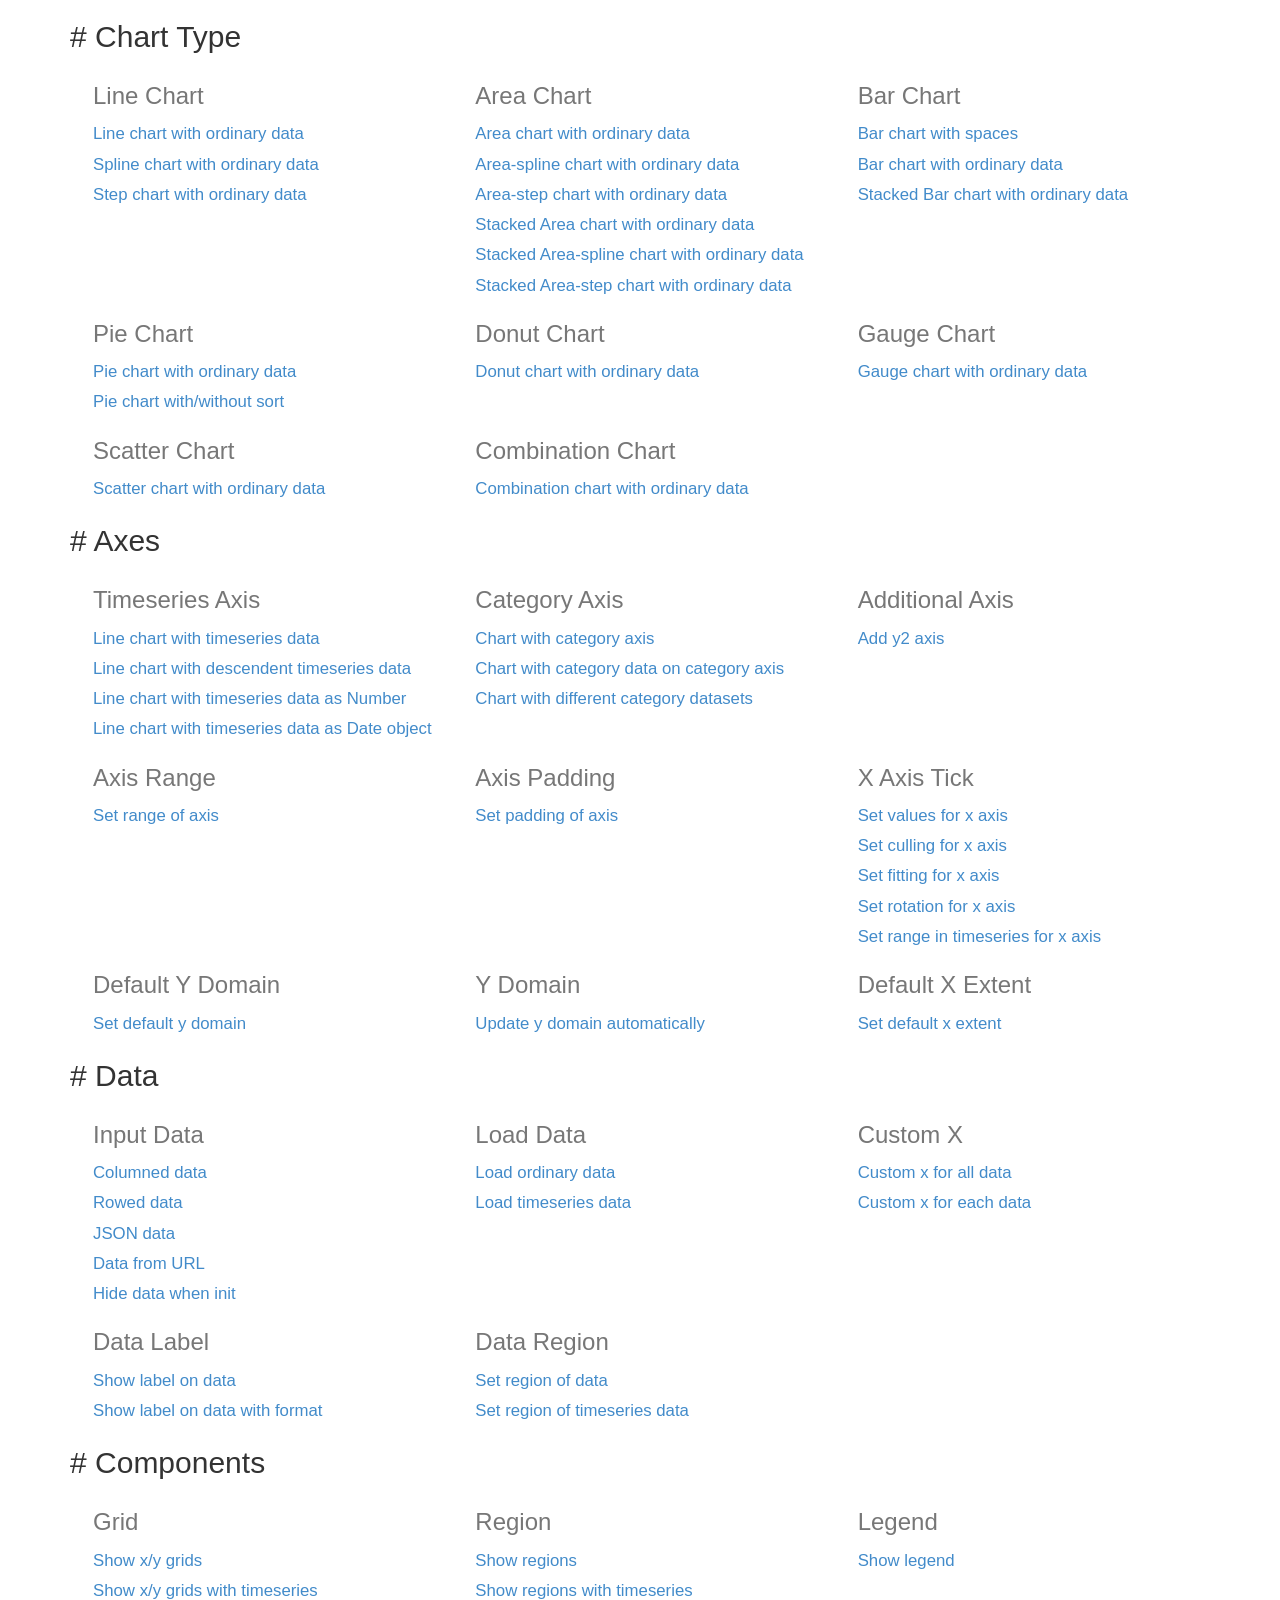
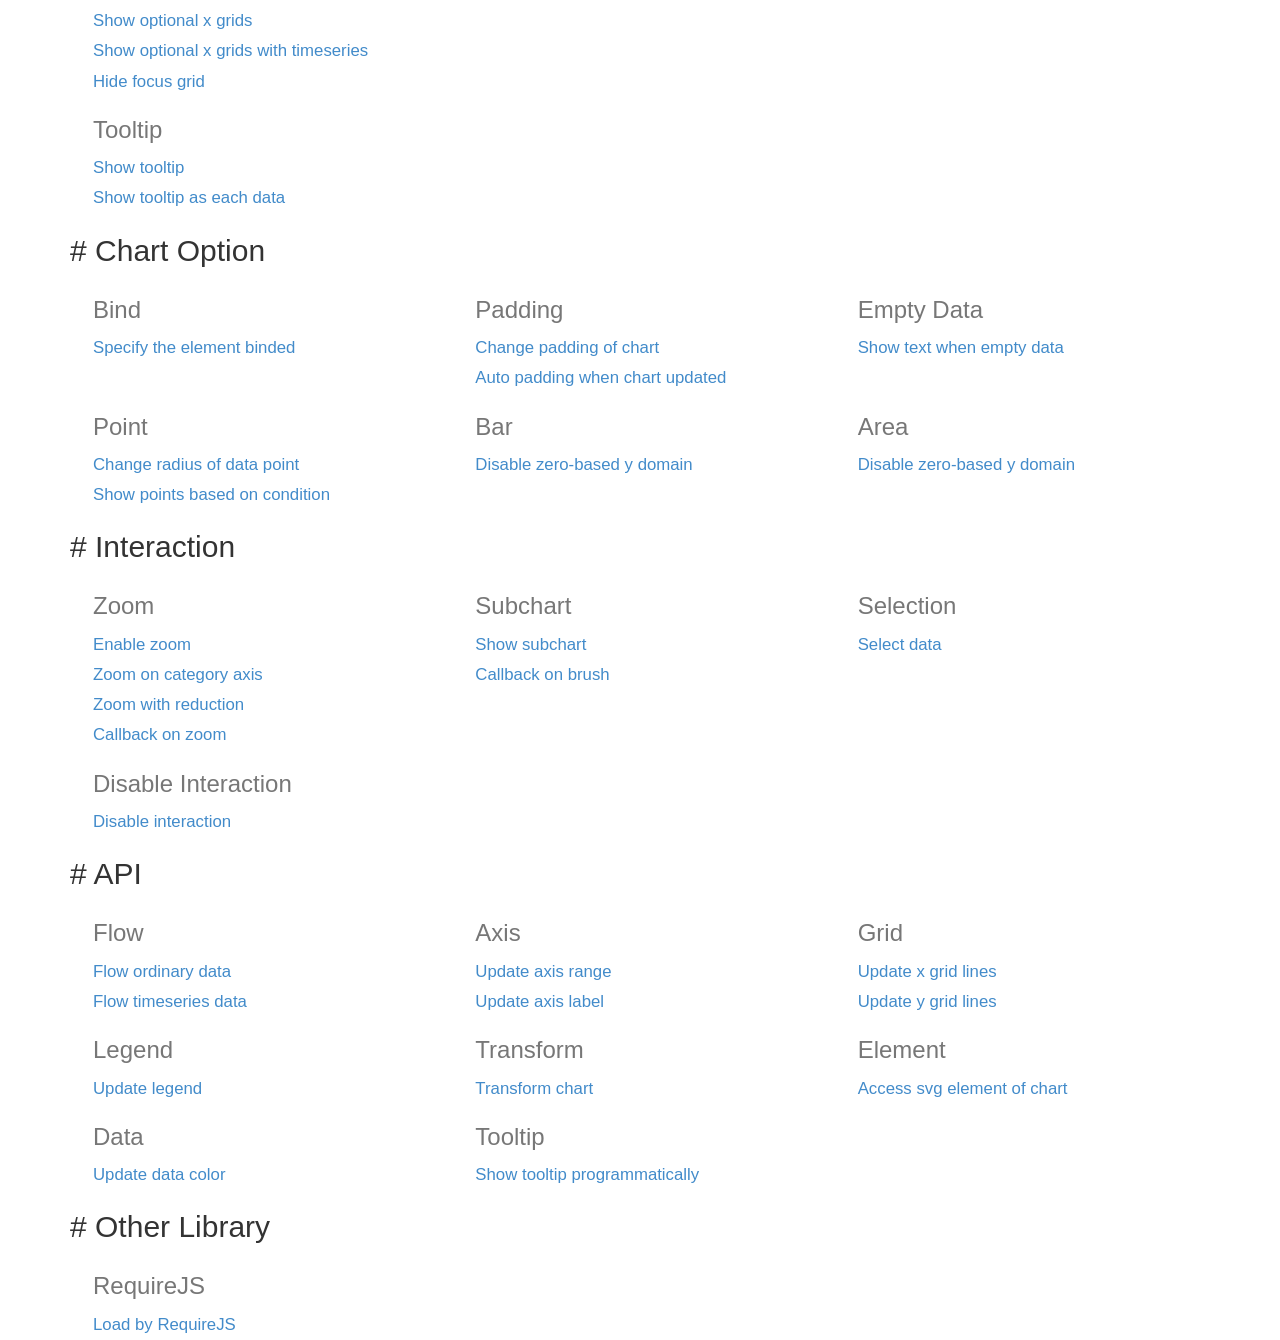
<file: WeatherAll/src/main/resources/static/admin_dashboard/assets/node_modules/c3-master/htdocs/index.html>
<html>
  <head>
    <link href="./css/bootstrap.min.css" rel="stylesheet">
    <link href="./css/index.css" rel="stylesheet">
  </head>
  <body>
    <div class="container">
      <div class="section">
        <h2># <span>Chart Type</span></h2>
        <div>
          <div class="row">
            <div class="col-md-4">
              <h3>Line Chart</h3>
              <a href="./samples/simple.html">
                Line chart with ordinary data
              </a>
              <a href="./samples/chart_spline.html">
                Spline chart with ordinary data
              </a>
              <a href="./samples/chart_step.html">
                Step chart with ordinary data
              </a>
            </div>
            <div class="col-md-4">
              <h3>Area Chart</h3>
              <a href="./samples/chart_area.html">
                Area chart with ordinary data
              </a>
              <a href="./samples/chart_area_spline.html">
                Area-spline chart with ordinary data
              </a>
              <a href="./samples/chart_area_step.html">
                Area-step chart with ordinary data
              </a>
              <a href="./samples/chart_area_stacked.html">
                Stacked Area chart with ordinary data
              </a>
              <a href="./samples/chart_area_spline_stacked.html">
                Stacked Area-spline chart with ordinary data
              </a>
              <a href="./samples/chart_area_step_stacked.html">
                Stacked Area-step chart with ordinary data
              </a>
            </div>
            <div class="col-md-4">
              <h3>Bar Chart</h3>
              <a href="./samples/chart_bar_space.html">
                  Bar chart with spaces
              </a>
              <a href="./samples/chart_bar.html">
                Bar chart with ordinary data
              </a>
              <a href="./samples/chart_bar_stacked.html">
                Stacked Bar chart with ordinary data
              </a>
            </div>
          </div>
          <div class="row">
            <div class="col-md-4">
              <h3>Pie Chart</h3>
              <a href="./samples/chart_pie.html">
                Pie chart with ordinary data
              </a>
              <a href="./samples/chart_pie_sort.html">
                Pie chart with/without sort
              </a>
            </div>
            <div class="col-md-4">
              <h3>Donut Chart</h3>
              <a href="./samples/chart_donut.html">
                Donut chart with ordinary data
              </a>
            </div>
            <div class="col-md-4">
              <h3>Gauge Chart</h3>
              <a href="./samples/chart_gauge.html">
                Gauge chart with ordinary data
              </a>
            </div>
          </div>
          <div class="row">
            <div class="col-md-4">
              <h3>Scatter Chart</h3>
              <a href="./samples/chart_scatter.html">
                Scatter chart with ordinary data
              </a>
            </div>
            <div class="col-md-4">
              <h3>Combination Chart</h3>
              <a href="./samples/chart_combination.html">
                Combination chart with ordinary data
              </a>
            </div>
          </div>
        </div>
      </div>

      <div class="section">
        <h2># <span>Axes</span></h2>
        <div>
          <div class="row">
            <div class="col-md-4">
              <h3>Timeseries Axis</h3>
              <a href="./samples/timeseries.html">
                Line chart with timeseries data
              </a>
              <a href="./samples/timeseries_descendent.html">
                Line chart with descendent timeseries data
              </a>
              <a href="./samples/timeseries_raw.html">
                Line chart with timeseries data as Number
              </a>
              <a href="./samples/timeseries_date.html">
                Line chart with timeseries data as Date object
              </a>
            </div>
            <div class="col-md-4">
              <h3>Category Axis</h3>
              <a href="./samples/categorized.html">
                Chart with category axis
              </a>
              <a href="./samples/custom_x_categorized.html">
                Chart with category data on category axis
              </a>
              <a href="./samples/different_category_datasets.html">
                Chart with different category datasets
              </a>
            </div>
            <div class="col-md-4">
              <h3>Additional Axis</h3>
              <a href="./samples/axes_y2.html">
                Add y2 axis
              </a>
            </div>
          </div>
          <div class="row">
            <div class="col-md-4">
              <h3>Axis Range</h3>
              <a href="./samples/axes_range.html">
                Set range of axis
              </a>
            </div>
            <div class="col-md-4">
              <h3>Axis Padding</h3>
              <a href="./samples/axes_padding.html">
                Set padding of axis
              </a>
            </div>
            <div class="col-md-4">
              <h3>X Axis Tick</h3>
              <a href="./samples/axes_x_tick_values.html">
                Set values for x axis
              </a>
              <a href="./samples/axes_x_tick_culling.html">
                Set culling for x axis
              </a>
              <a href="./samples/axes_x_tick_fit.html">
                Set fitting for x axis
              </a>
              <a href="./samples/axes_x_tick_rotate.html">
                Set rotation for x axis
              </a>
              <a href="./samples/axes_x_range_timeseries.html">
                Set range in timeseries for x axis
              </a>
            </div>
          </div>
          <div class="row">
            <div class="col-md-4">
              <h3>Default Y Domain</h3>
              <a href="./samples/axes_y_default.html">
                Set default y domain
              </a>
            </div>
            <div class="col-md-4">
              <h3>Y Domain</h3>
              <a href="./samples/domain_y.html">
                Update y domain automatically
              </a>
            </div>
            <div class="col-md-4">
              <h3>Default X Extent</h3>
              <a href="./samples/axes_x_extent.html">
                Set default x extent
              </a>
            </div>
          </div>
        </div>
      </div>

      <div class="section">
        <h2># <span>Data</span></h2>
        <div>
          <div class="row">
            <div class="col-md-4">
              <h3>Input Data</h3>
              <a href="./samples/data_columned.html">
                Columned data
              </a>
              <a href="./samples/data_rowed.html">
                Rowed data
              </a>
              <a href="./samples/data_json.html">
                JSON data
              </a>
              <a href="./samples/data_url.html">
                Data from URL
              </a>
              <a href="./samples/data_hide.html">
                Hide data when init
              </a>
            </div>
            <div class="col-md-4">
              <h3>Load Data</h3>
              <a href="./samples/data_load.html">
                Load ordinary data
              </a>
              <a href="./samples/data_load_timeseries.html">
                Load timeseries data
              </a>
            </div>
            <div class="col-md-4">
              <h3>Custom X</h3>
              <a href="./samples/custom_x_scale.html">
                Custom x for all data
              </a>
              <a href="./samples/custom_xs_scale.html">
                Custom x for each data
              </a>
            </div>
          </div>
          <div class="row">
            <div class="col-md-4">
              <h3>Data Label</h3>
              <a href="./samples/data_label.html">
                Show label on data
              </a>
              <a href="./samples/data_label_format.html">
                Show label on data with format
              </a>
            </div>
            <div class="col-md-4">
              <h3>Data Region</h3>
              <a href="./samples/data_region.html">
                Set region of data
              </a>
              <a href="./samples/data_region_timeseries.html">
                Set region of timeseries data
              </a>
            </div>
          </div>
        </div>
      </div>

      <div class="section">
        <h2># <span>Components</span></h2>
        <div>
          <div class="row">
            <div class="col-md-4">
              <h3>Grid</h3>
              <a href="./samples/grids.html">
                 Show x/y grids
              </a>
              <a href="./samples/grids_timeseries.html">
                 Show x/y grids with timeseries
              </a>
              <a href="./samples/grid_x_lines.html">
                 Show optional x grids
              </a>
              <a href="./samples/grid_x_lines_timeseries.html">
                 Show optional x grids with timeseries
              </a>
              <a href="./samples/grid_focus.html">
                 Hide focus grid
              </a>
            </div>
            <div class="col-md-4">
              <h3>Region</h3>
              <a href="./samples/regions.html">
                 Show regions
              </a>
              <a href="./samples/regions_timeseries.html">
                 Show regions with timeseries
              </a>
            </div>
            <div class="col-md-4">
              <h3>Legend</h3>
              <a href="./samples/legend.html">
                 Show legend
              </a>
            </div>
          </div>
          <div class="row">
            <div class="col-md-4">
              <h3>Tooltip</h3>
              <a href="./samples/tooltip_show.html">
                Show tooltip
              </a>
              <a href="./samples/tooltip_grouped.html">
                Show tooltip as each data
              </a>
            </div>
          </div>
        </div>
      </div>

      <div class="section">
        <h2># <span>Chart Option</span></h2>
        <div>
          <div class="row">
            <div class="col-md-4">
              <h3>Bind</h3>
              <a href="./samples/bindto.html">
                Specify the element binded
              </a>
            </div>
            <div class="col-md-4">
              <h3>Padding</h3>
              <a href="./samples/padding.html">
                Change padding of chart
              </a>
              <a href="./samples/padding_update.html">
                Auto padding when chart updated
              </a>
            </div>
            <div class="col-md-4">
              <h3>Empty Data</h3>
              <a href="./samples/emptydata.html">
                Show text when empty data
              </a>
            </div>
          </div>
          <div class="row">
            <div class="col-md-4">
              <h3>Point</h3>
              <a href="./samples/point_r.html">
                Change radius of data point
              </a>
              <a href="./samples/point_show.html">
                Show points based on condition
              </a>
            </div>
            <div class="col-md-4">
              <h3>Bar</h3>
              <a href="./samples/bar_zerobased.html">
                Disable zero-based y domain
              </a>
            </div>
            <div class="col-md-4">
              <h3>Area</h3>
              <a href="./samples/area_zerobased.html">
                Disable zero-based y domain
              </a>
            </div>
          </div>
        </div>
      </div>

      <div class="section">
        <h2># <span>Interaction</span></h2>
        <div>
          <div class="row">
            <div class="col-md-4">
              <h3>Zoom</h3>
              <a href="./samples/zoom.html">
                Enable zoom
              </a>
              <a href="./samples/zoom.html">
                Zoom on category axis
              </a>
              <a href="./samples/zoom_reduction.html">
                Zoom with reduction
              </a>
              <a href="./samples/zoom_onzoom.html">
                Callback on zoom
              </a>
            </div>
            <div class="col-md-4">
              <h3>Subchart</h3>
              <a href="./samples/subchart.html">
                Show subchart
              </a>
              <a href="./samples/subchart_onbrush.html">
                Callback on brush
              </a>
            </div>
            <div class="col-md-4">
              <h3>Selection</h3>
              <a href="./samples/selection.html">
                Select data
              </a>
            </div>
          </div>
          <div class="row">
            <div class="col-md-4">
              <h3>Disable Interaction</h3>
              <a href="./samples/interaction_enabled.html">
                Disable interaction
              </a>
            </div>
          </div>
        </div>
      </div>

      <div class="section">
        <h2># <span>API</span></h2>
        <div>
          <div class="row">
            <div class="col-md-4">
              <h3>Flow</h3>
              <a href="./samples/api_flow.html">
                Flow ordinary data
              </a>
              <a href="./samples/api_flow_timeseries.html">
                Flow timeseries data
              </a>
            </div>
            <div class="col-md-4">
              <h3>Axis</h3>
              <a href="./samples/api_axis_range.html">
                Update axis range
              </a>
              <a href="./samples/api_axis_label.html">
                Update axis label
              </a>
            </div>
            <div class="col-md-4">
              <h3>Grid</h3>
              <a href="./samples/api_xgrid_lines.html">
                Update x grid lines
              </a>
              <a href="./samples/api_ygrid_lines.html">
                Update y grid lines
              </a>
            </div>
          </div>
          <div class="row">
            <div class="col-md-4">
              <h3>Legend</h3>
              <a href="./samples/api_legend.html">
                Update legend
              </a>
            </div>
            <div class="col-md-4">
              <h3>Transform</h3>
              <a href="./samples/api_transform.html">
                Transform chart
              </a>
            </div>
            <div class="col-md-4">
              <h3>Element</h3>
              <a href="./samples/element.html">
                Access svg element of chart
              </a>
            </div>
          </div>
          <div class="row">
            <div class="col-md-4">
              <h3>Data</h3>
              <a href="./samples/api_data_colors.html">
                Update data color
              </a>
            </div>
            <div class="col-md-4">
              <h3>Tooltip</h3>
              <a href="./samples/api_tooltip_show.html">
                Show tooltip programmatically
              </a>
            </div>
          </div>
        </div>
      </div>

      <div class="section">
        <h2># <span>Other Library</span></h2>
        <div>
          <div class="row">
            <div class="col-md-4">
              <h3>RequireJS</h3>
              <a href="./samples/requirejs.html">
                Load by RequireJS
              </a>
            </div>
          </div>
        </div>
      </div>

    </div>
  </body>
</html>
</file>
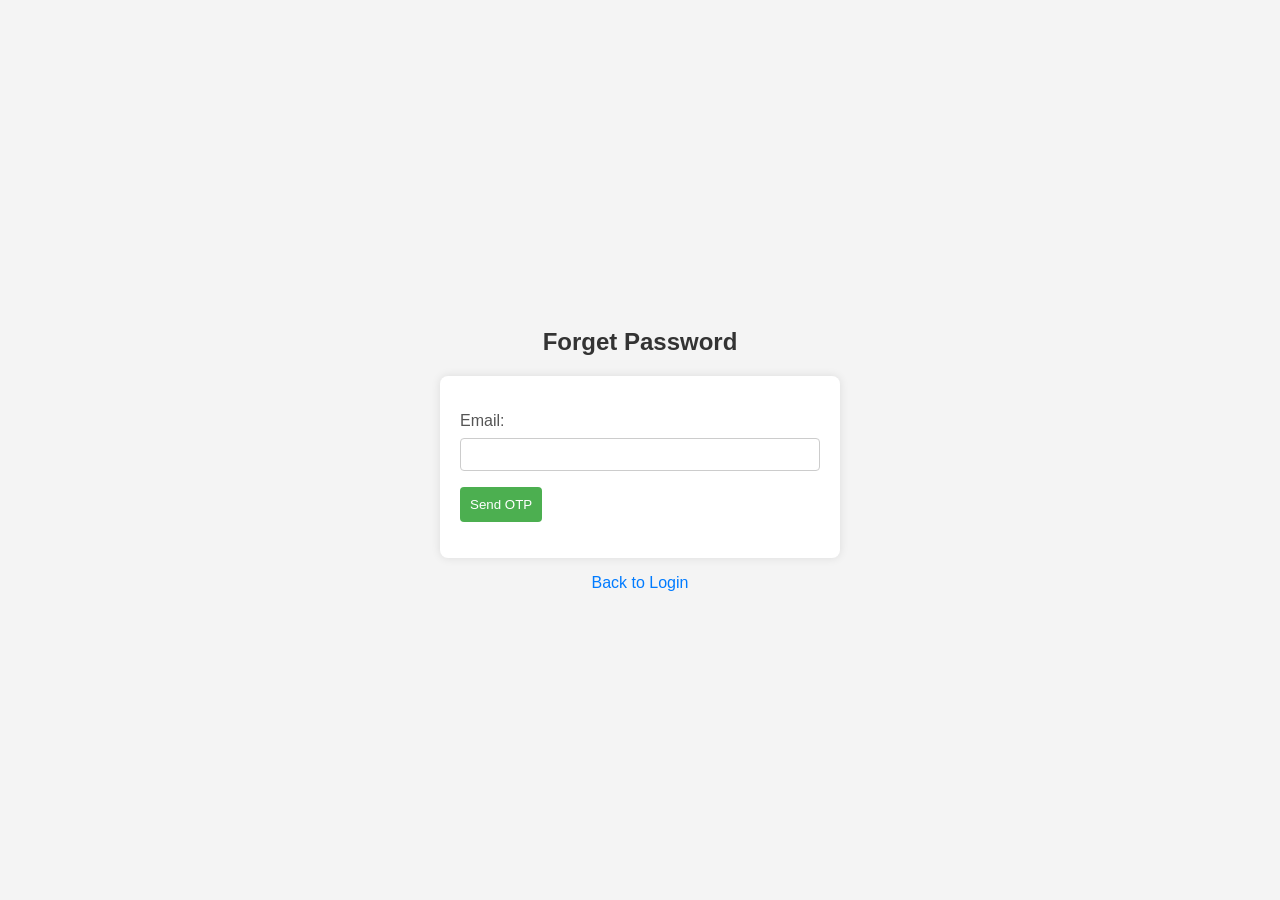
<file: WeatherAll/src/main/resources/templates/forgetPassword.html>
<!DOCTYPE html>
<html xmlns:th="http://www.thymeleaf.org">
<head>
    <meta charset="UTF-8">
    <meta name="viewport" content="width=device-width, initial-scale=1.0">
    <title>Forget Password</title>
    <style>
        body {
            font-family: 'Arial', sans-serif;
            background-color: #f4f4f4;
            margin: 0;
            padding: 0;
            display: flex;
            flex-direction: column;
            align-items: center;
            justify-content: center;
            height: 100vh;
        }

        h2 {
            color: #333;
        }

        form {
            background-color: #fff;
            padding: 20px;
            border-radius: 8px;
            box-shadow: 0 0 10px rgba(0, 0, 0, 0.1);
            max-width: 400px;
            width: 100%;
            box-sizing: border-box;
        }

        label {
            display: block;
            margin-bottom: 8px;
            color: #555;
        }

        input {
            width: 100%;
            padding: 8px;
            margin-bottom: 16px;
            box-sizing: border-box;
            border: 1px solid #ccc;
            border-radius: 4px;
        }

        button {
            background-color: #4caf50;
            color: white;
            padding: 10px;
            border: none;
            border-radius: 4px;
            cursor: pointer;
        }

        button:hover {
            background-color: #45a049;
        }

        p {
            color: #ff0000;
            margin-top: 8px;
        }

        a {
            text-decoration: none;
            color: #007bff;
            margin-top: 16px;
            display: block;
            text-align: center;
        }
    </style>
</head>
<body>
    <h2>Forget Password</h2>
    

    <!-- Form to enter email, send OTP, and reset password -->
    <form id="resetPassword" th:action="@{/resetPassword}" th:object="${detail}" method="post">
		 <p th:if="${message}" th:text="${message}"></p>
        <label for="email">Email:</label>
        <input type="email" id="email" name="email" required>

        <!-- Button to trigger sending OTP -->
        <button type="button" onclick="sendOTP()">Send OTP</button>

        <!-- OTP input -->
        <label for="otp" id="otpLabel" style="display: none;">Enter OTP:</label>
        <input type="text" id="otp" name="otp" style="display: none;" required>

        <!-- New password input -->
        <label for="newPassword" id="passwordLabel" style="display: none;">New Password:</label>
        <input type="password" id="password" name="password" style="display: none;" required>

        <!-- Confirm password input -->
        <label for="confirmPassword" id="confirmPasswordLabel" style="display: none;">Confirm Password:</label>
        <input type="password" id="confirmPassword" name="confirmPassword" style="display: none;" oninput="validatePasswords()">

        <!-- Display error message if passwords do not match -->
        <p id="passwordError"></p>

        <!-- Button to submit the form -->
        <button type="submit" id="submitBtn" style="display: none;">Reset Password</button>
    </form>

    <!-- Link to go back to the login page -->
    <a th:href="@{/login}">Back to Login</a>


    <!-- Script to send OTP using AJAX and show/hide form elements -->
    <script>
        function sendOTP() {
            var email = document.getElementById('email').value;

            // Assuming you have an endpoint '/sendOTP/{email}' on the server to handle OTP requests
            fetch('/sendOtp/' + email, { method: 'POST' })
                .then(response => {
                    // Handle the response as needed
                    console.log('OTP Sent Successfully');
                })
                .catch(error => console.error('Error sending OTP:', error));

            // Show the OTP input and hide the email input and send OTP button
            document.getElementById('otpLabel').style.display = 'block';
            document.getElementById('otp').style.display = 'block';
            document.getElementById('passwordLabel').style.display = 'block';
            document.getElementById('password').style.display = 'block';
            document.getElementById('confirmPasswordLabel').style.display = 'block';
            document.getElementById('confirmPassword').style.display = 'block';
            
            // Show the submit button
            document.getElementById('submitBtn').style.display = 'block';
        }

        function validatePasswords() {
            var newPassword = document.getElementById('password').value;
            var confirmPassword = document.getElementById('confirmPassword').value;
            var errorLabel = document.getElementById('passwordError');

            // Check if passwords match
            if (newPassword !== confirmPassword) {
                errorLabel.textContent = 'Passwords do not match';
            } else {
                errorLabel.textContent = '';
            }
        }
    </script>
</body>
</html>
</file>
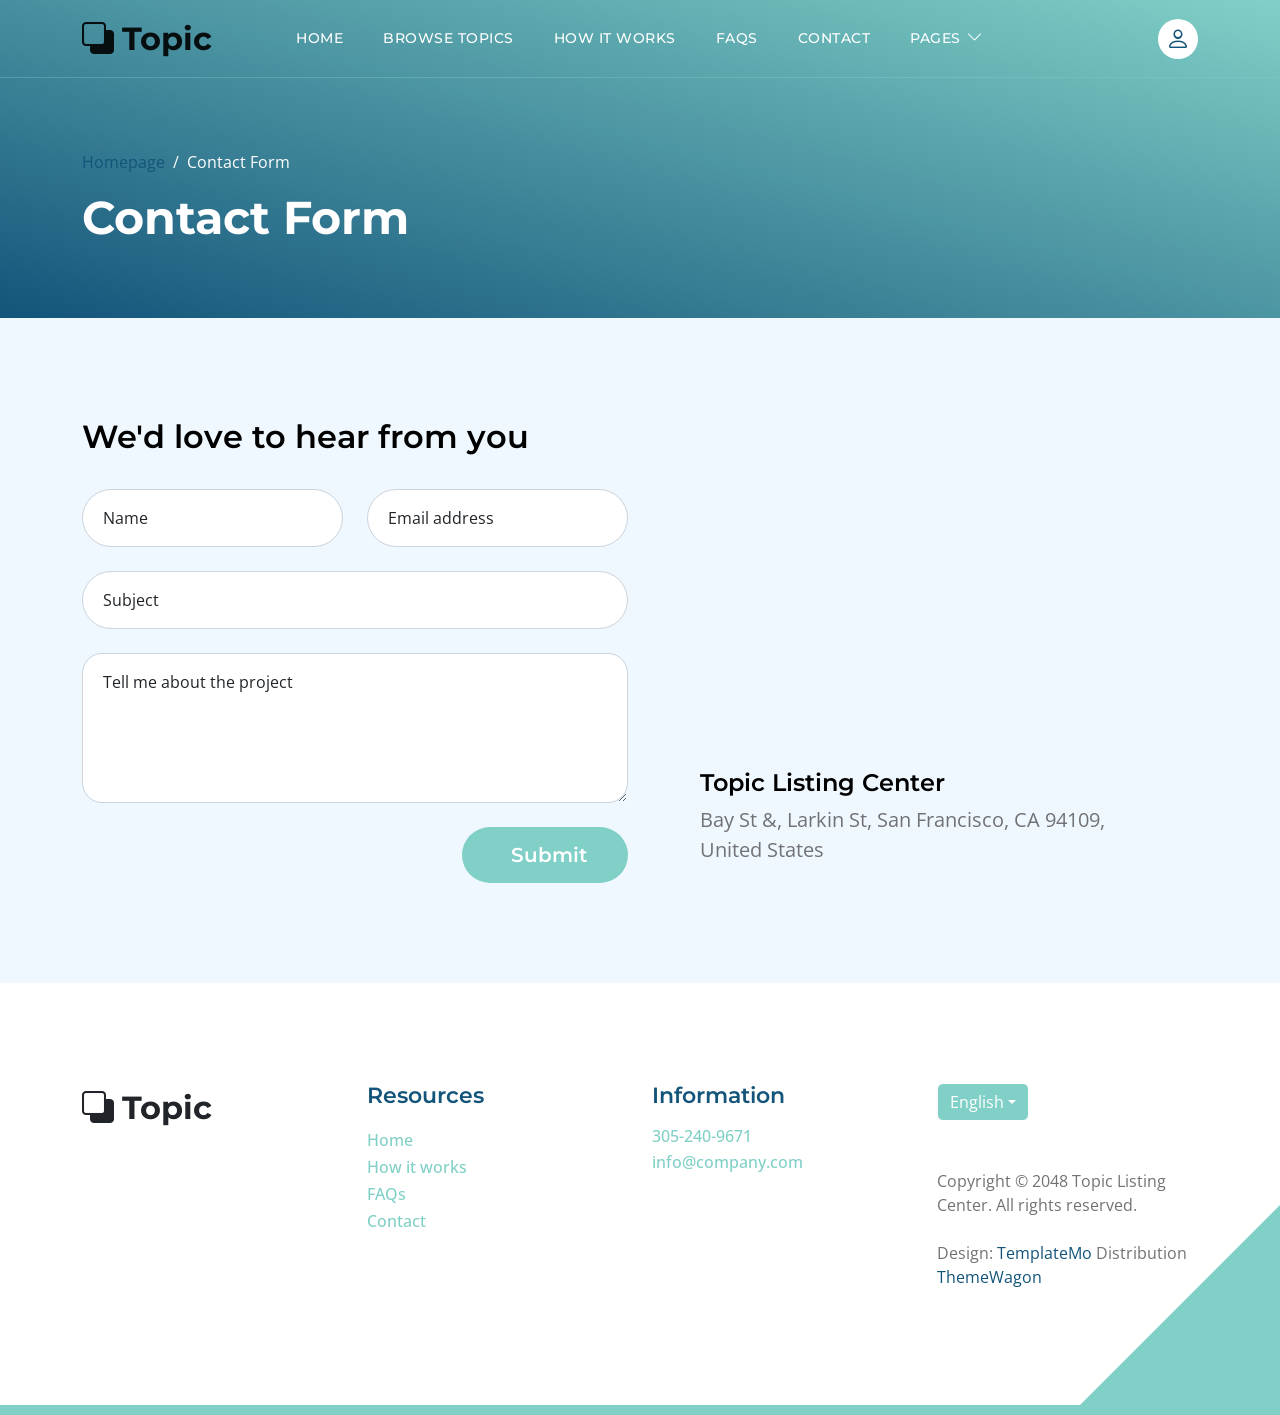
<file: WeatherAll/src/main/resources/static/user_dashboard/contact.html>
<!doctype html>
<html lang="en">
    <head>
        <meta charset="utf-8">
        <meta name="viewport" content="width=device-width, initial-scale=1">

        <meta name="description" content="">
        <meta name="author" content="">

        <title>Topic Listing Contact Page</title>

        <!-- CSS FILES -->        
        <link rel="preconnect" href="https://fonts.googleapis.com">
        
        <link rel="preconnect" href="https://fonts.gstatic.com" crossorigin>

        <link href="https://fonts.googleapis.com/css2?family=Montserrat:wght@500;600;700&family=Open+Sans&display=swap" rel="stylesheet">
                        
        <link href="css/bootstrap.min.css" rel="stylesheet">

        <link href="css/bootstrap-icons.css" rel="stylesheet">

        <link href="css/templatemo-topic-listing.css" rel="stylesheet">
<!--

TemplateMo 590 topic listing

https://templatemo.com/tm-590-topic-listing

-->
    </head>
    
    <body class="topics-listing-page" id="top">

        <main>

            <nav class="navbar navbar-expand-lg">
                <div class="container">
                    <a class="navbar-brand" href="index.html">
                        <i class="bi-back"></i>
                        <span>Topic</span>
                    </a>

                    <div class="d-lg-none ms-auto me-4">
                        <a href="#top" class="navbar-icon bi-person smoothscroll"></a>
                    </div>
    
                    <button class="navbar-toggler" type="button" data-bs-toggle="collapse" data-bs-target="#navbarNav" aria-controls="navbarNav" aria-expanded="false" aria-label="Toggle navigation">
                        <span class="navbar-toggler-icon"></span>
                    </button>
    
                    <div class="collapse navbar-collapse" id="navbarNav">
                        <ul class="navbar-nav ms-lg-5 me-lg-auto">
                            <li class="nav-item">
                                <a class="nav-link click-scroll" href="index.html#section_1">Home</a>
                            </li>

                            <li class="nav-item">
                                <a class="nav-link click-scroll" href="index.html#section_2">Browse Topics</a>
                            </li>
    
                            <li class="nav-item">
                                <a class="nav-link click-scroll" href="index.html#section_3">How it works</a>
                            </li>

                            <li class="nav-item">
                                <a class="nav-link click-scroll" href="index.html#section_4">FAQs</a>
                            </li>
    
                            <li class="nav-item">
                                <a class="nav-link click-scroll" href="index.html#section_5">Contact</a>
                            </li>

                            <li class="nav-item dropdown">
                                <a class="nav-link dropdown-toggle" href="#section_5" id="navbarLightDropdownMenuLink" role="button" data-bs-toggle="dropdown" aria-expanded="false">Pages</a>

                                <ul class="dropdown-menu dropdown-menu-light" aria-labelledby="navbarLightDropdownMenuLink">
                                    <li><a class="dropdown-item" href="topics-listing.html">Topics Listing</a></li>

                                    <li><a class="dropdown-item active" href="contact.html">Contact Form</a></li>
                                </ul>
                            </li>
                        </ul>

                        <div class="d-none d-lg-block">
                            <a href="#top" class="navbar-icon bi-person smoothscroll"></a>
                        </div>
                    </div>
                </div>
            </nav>


            <header class="site-header d-flex flex-column justify-content-center align-items-center">
                <div class="container">
                    <div class="row align-items-center">

                        <div class="col-lg-5 col-12">
                            <nav aria-label="breadcrumb">
                                <ol class="breadcrumb">
                                    <li class="breadcrumb-item"><a href="index.html">Homepage</a></li>

                                    <li class="breadcrumb-item active" aria-current="page">Contact Form</li>
                                </ol>
                            </nav>

                            <h2 class="text-white">Contact Form</h2>
                        </div>

                    </div>
                </div>
            </header>


            <section class="section-padding section-bg">
                <div class="container">
                    <div class="row">

                        <div class="col-lg-12 col-12">
                            <h3 class="mb-4 pb-2">We'd love to hear from you</h3>
                        </div>

                        <div class="col-lg-6 col-12">
                            <form action="#" method="post" class="custom-form contact-form" role="form">
                                <div class="row">
                                    <div class="col-lg-6 col-md-6 col-12">
                                        <div class="form-floating">
                                            <input type="text" name="name" id="name" class="form-control" placeholder="Name" required="">
                                            
                                            <label for="floatingInput">Name</label>
                                        </div>
                                    </div>

                                    <div class="col-lg-6 col-md-6 col-12"> 
                                        <div class="form-floating">
                                            <input type="email" name="email" id="email" pattern="[^ @]*@[^ @]*" class="form-control" placeholder="Email address" required="">
                                            
                                            <label for="floatingInput">Email address</label>
                                        </div>
                                    </div>

                                    <div class="col-lg-12 col-12">
                                        <div class="form-floating">
                                            <input type="text" name="subject" id="name" class="form-control" placeholder="Name" required="">
                                            
                                            <label for="floatingInput">Subject</label>
                                        </div>

                                        <div class="form-floating">
                                            <textarea class="form-control" id="message" name="message" placeholder="Tell me about the project"></textarea>
                                            
                                            <label for="floatingTextarea">Tell me about the project</label>
                                        </div>
                                    </div>

                                    <div class="col-lg-4 col-12 ms-auto">
                                        <button type="submit" class="form-control">Submit</button>
                                    </div>

                                </div>
                            </form>
                        </div>

                        <div class="col-lg-5 col-12 mx-auto mt-5 mt-lg-0">
                            <iframe class="google-map" src="https://www.google.com/maps/embed?pb=!1m18!1m12!1m3!1d2595.065641062665!2d-122.4230416990949!3d37.80335401520422!2m3!1f0!2f0!3f0!3m2!1i1024!2i768!4f13.1!3m3!1m2!1s0x80858127459fabad%3A0x808ba520e5e9edb7!2sFrancisco%20Park!5e1!3m2!1sen!2sth!4v1684340239744!5m2!1sen!2sth" width="100%" height="250" style="border:0;" allowfullscreen="" loading="lazy" referrerpolicy="no-referrer-when-downgrade"></iframe>

                            <h5 class="mt-4 mb-2">Topic Listing Center</h5>

                            <p>Bay St &amp;, Larkin St, San Francisco, CA 94109, United States</p>
                        </div>

                    </div>
                </div>
            </section>
        </main>

        <footer class="site-footer section-padding">
            <div class="container">
                <div class="row">

                    <div class="col-lg-3 col-12 mb-4 pb-2">
                        <a class="navbar-brand mb-2" href="index.html">
                            <i class="bi-back"></i>
                            <span>Topic</span>
                        </a>
                    </div>

                    <div class="col-lg-3 col-md-4 col-6">
                        <h6 class="site-footer-title mb-3">Resources</h6>

                        <ul class="site-footer-links">
                            <li class="site-footer-link-item">
                                <a href="#" class="site-footer-link">Home</a>
                            </li>

                            <li class="site-footer-link-item">
                                <a href="#" class="site-footer-link">How it works</a>
                            </li>

                            <li class="site-footer-link-item">
                                <a href="#" class="site-footer-link">FAQs</a>
                            </li>

                            <li class="site-footer-link-item">
                                <a href="#" class="site-footer-link">Contact</a>
                            </li>
                        </ul>
                    </div>

                    <div class="col-lg-3 col-md-4 col-6 mb-4 mb-lg-0">
                        <h6 class="site-footer-title mb-3">Information</h6>

                        <p class="text-white d-flex mb-1">
                            <a href="tel: 305-240-9671" class="site-footer-link">
                                305-240-9671
                            </a>
                        </p>

                        <p class="text-white d-flex">
                            <a href="mailto:info@company.com" class="site-footer-link">
                                info@company.com
                            </a>
                        </p>
                    </div>

                    <div class="col-lg-3 col-md-4 col-12 mt-4 mt-lg-0 ms-auto">
                        <div class="dropdown">
                            <button class="btn btn-secondary dropdown-toggle" type="button" data-bs-toggle="dropdown" aria-expanded="false">
                            English</button>

                            <ul class="dropdown-menu">
                                <li><button class="dropdown-item" type="button">Thai</button></li>

                                <li><button class="dropdown-item" type="button">Myanmar</button></li>

                                <li><button class="dropdown-item" type="button">Arabic</button></li>
                            </ul>
                        </div>

                        <p class="copyright-text mt-lg-5 mt-4">Copyright © 2048 Topic Listing Center. All rights reserved.
                        <br><br>Design: <a rel="nofollow" href="https://templatemo.com" target="_blank">TemplateMo</a> Distribution <a href="https://themewagon.com">ThemeWagon</a></p>
                        
                    </div>

                </div>
            </div>
        </footer>

        <!-- JAVASCRIPT FILES -->
        <script src="js/jquery.min.js"></script>
        <script src="js/bootstrap.bundle.min.js"></script>
        <script src="js/jquery.sticky.js"></script>
        <script src="js/custom.js"></script>

    </body>
</html>
</file>
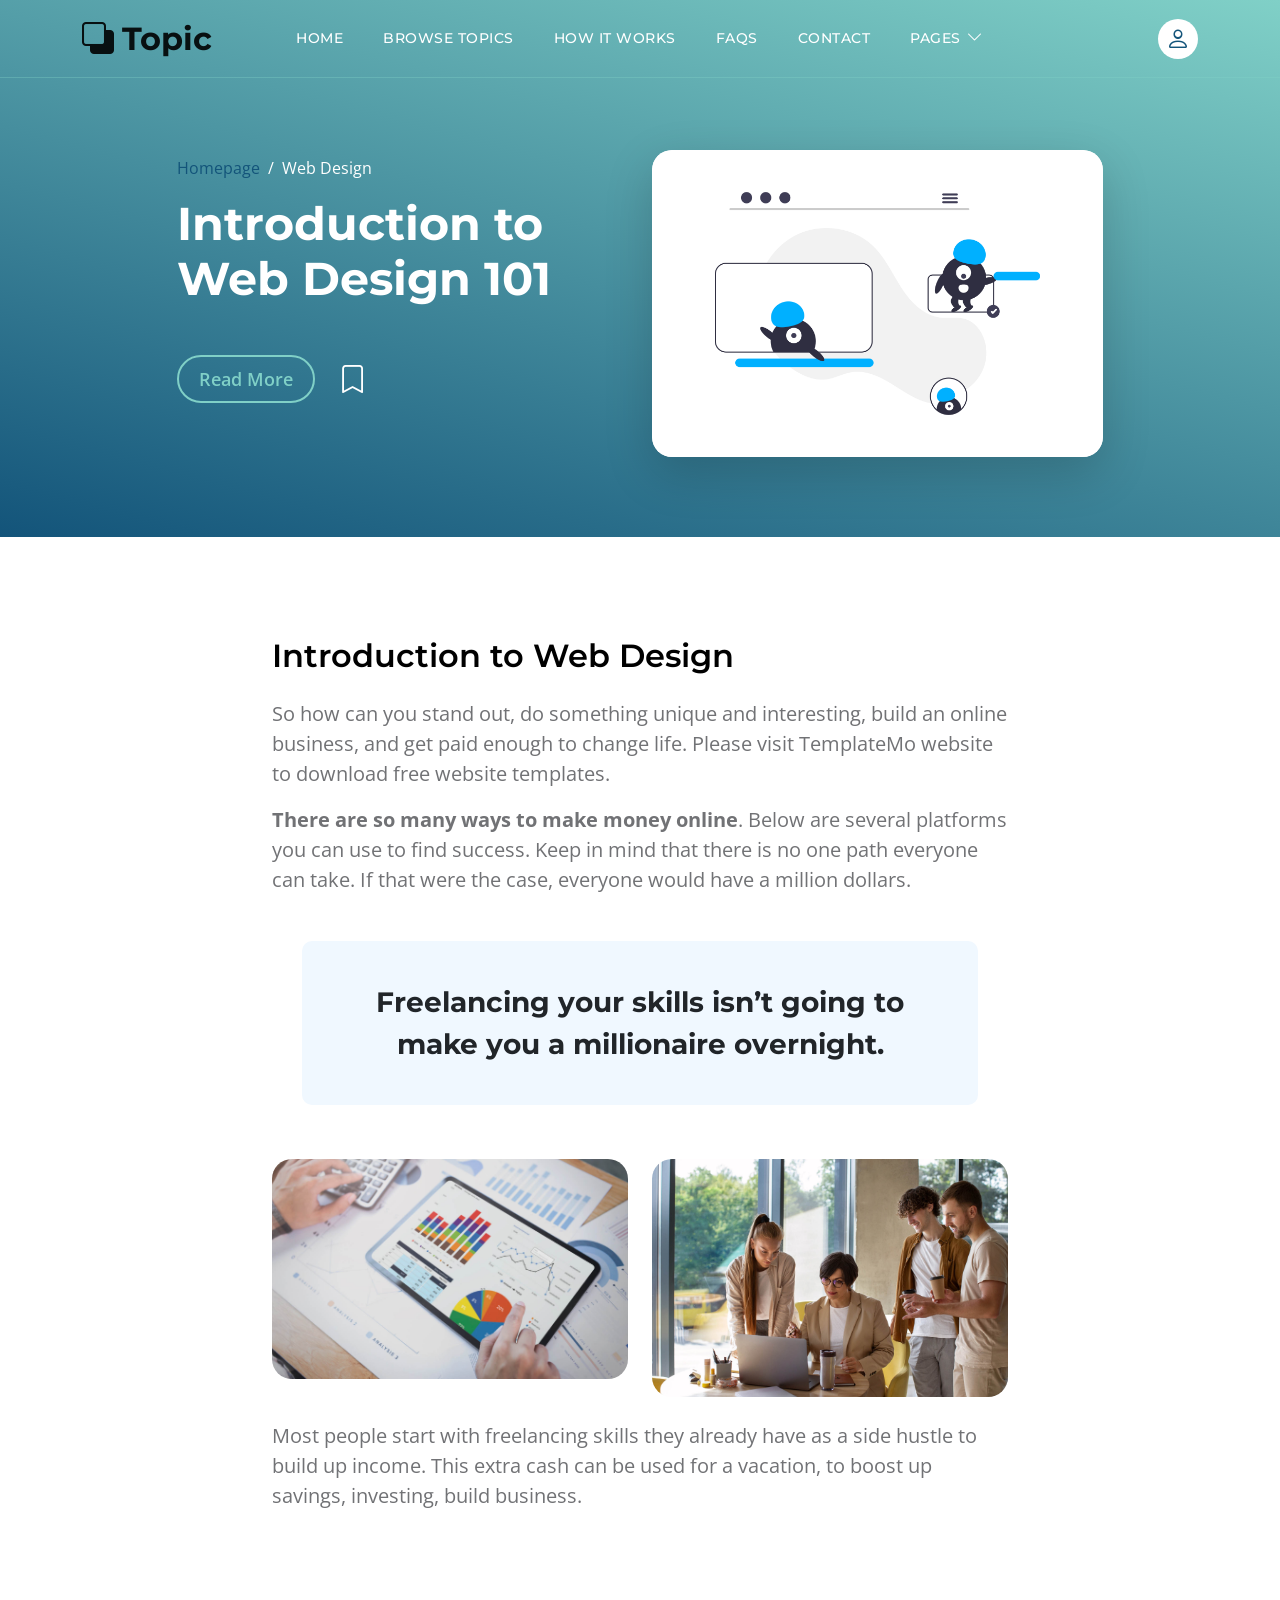
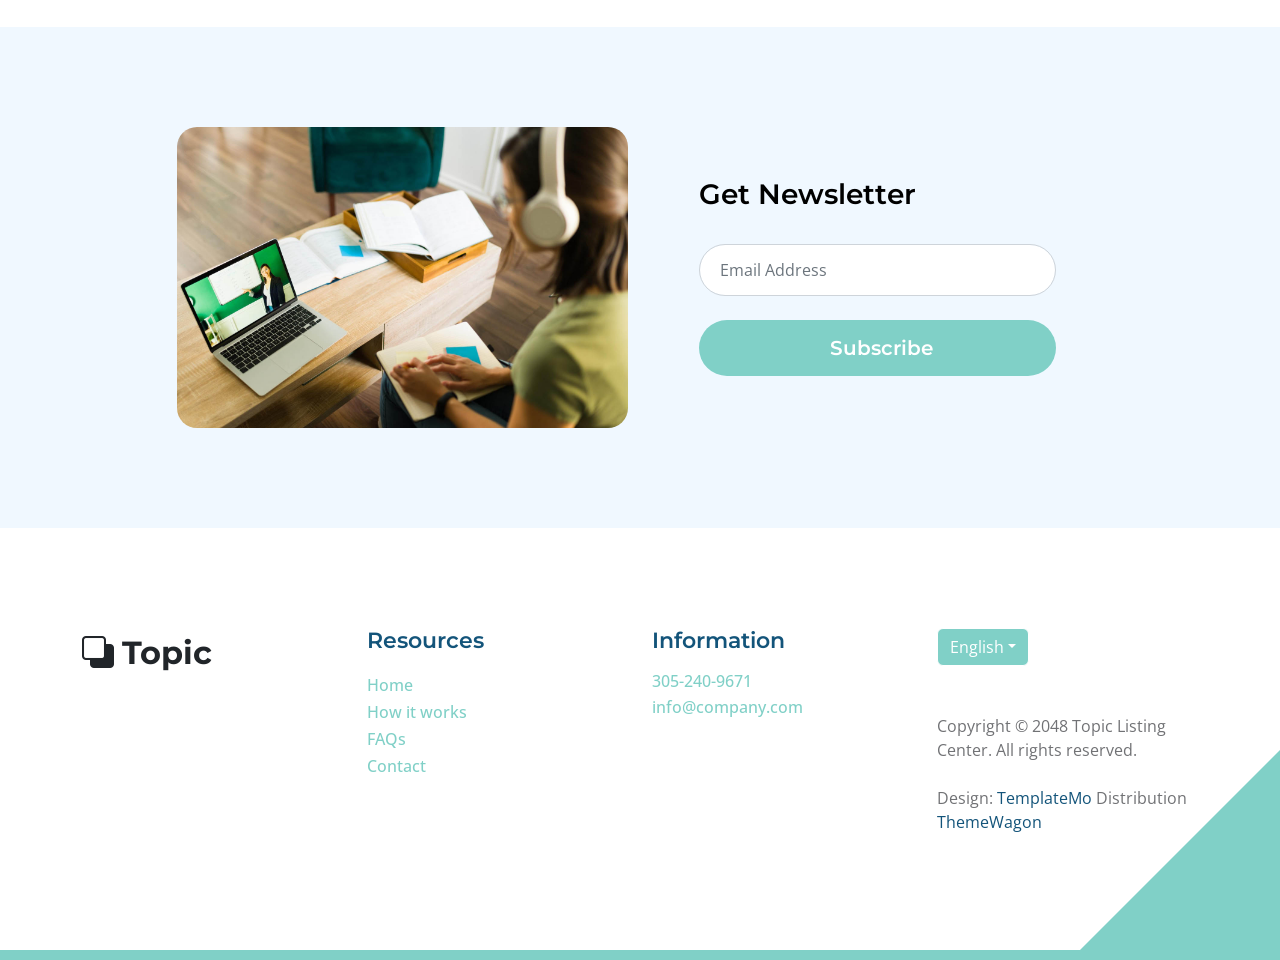
<file: WeatherAll/src/main/resources/static/user_dashboard/topics-detail.html>
<!doctype html>
<html lang="en">
    <head>
        <meta charset="utf-8">
        <meta name="viewport" content="width=device-width, initial-scale=1">

        <meta name="description" content="">
        <meta name="author" content="">

        <title>Topic Detail Page</title>

        <!-- CSS FILES -->        
        <link rel="preconnect" href="https://fonts.googleapis.com">
        
        <link rel="preconnect" href="https://fonts.gstatic.com" crossorigin>

        <link href="https://fonts.googleapis.com/css2?family=Montserrat:wght@500;600;700&family=Open+Sans&display=swap" rel="stylesheet">
                        
        <link href="css/bootstrap.min.css" rel="stylesheet">

        <link href="css/bootstrap-icons.css" rel="stylesheet">

        <link href="css/templatemo-topic-listing.css" rel="stylesheet">
<!--

TemplateMo 590 topic listing

https://templatemo.com/tm-590-topic-listing

-->
    </head>
    
    <body id="top">

        <main>

            <nav class="navbar navbar-expand-lg">
                <div class="container">
                    <a class="navbar-brand" href="index.html">
                        <i class="bi-back"></i>
                        <span>Topic</span>
                    </a>

                    <div class="d-lg-none ms-auto me-4">
                        <a href="#top" class="navbar-icon bi-person smoothscroll"></a>
                    </div>
    
                    <button class="navbar-toggler" type="button" data-bs-toggle="collapse" data-bs-target="#navbarNav" aria-controls="navbarNav" aria-expanded="false" aria-label="Toggle navigation">
                        <span class="navbar-toggler-icon"></span>
                    </button>
    
                    <div class="collapse navbar-collapse" id="navbarNav">
                        <ul class="navbar-nav ms-lg-5 me-lg-auto">
                            <li class="nav-item">
                                <a class="nav-link click-scroll" href="index.html#section_1">Home</a>
                            </li>

                            <li class="nav-item">
                                <a class="nav-link click-scroll" href="index.html#section_2">Browse Topics</a>
                            </li>
    
                            <li class="nav-item">
                                <a class="nav-link click-scroll" href="index.html#section_3">How it works</a>
                            </li>

                            <li class="nav-item">
                                <a class="nav-link click-scroll" href="index.html#section_4">FAQs</a>
                            </li>
    
                            <li class="nav-item">
                                <a class="nav-link click-scroll" href="index.html#section_5">Contact</a>
                            </li>

                            <li class="nav-item dropdown">
                                <a class="nav-link dropdown-toggle" href="#section_5" id="navbarLightDropdownMenuLink" role="button" data-bs-toggle="dropdown" aria-expanded="false">Pages</a>

                                <ul class="dropdown-menu dropdown-menu-light" aria-labelledby="navbarLightDropdownMenuLink">
                                    <li><a class="dropdown-item" href="topics-listing.html">Topics Listing</a></li>

                                    <li><a class="dropdown-item" href="contact.html">Contact Form</a></li>
                                </ul>
                            </li>
                        </ul>

                        <div class="d-none d-lg-block">
                            <a href="#top" class="navbar-icon bi-person smoothscroll"></a>
                        </div>
                    </div>
                </div>
            </nav>
            

            <header class="site-header d-flex flex-column justify-content-center align-items-center">
                <div class="container">
                    <div class="row justify-content-center align-items-center">

                        <div class="col-lg-5 col-12 mb-5">
                            <nav aria-label="breadcrumb">
                                <ol class="breadcrumb">
                                    <li class="breadcrumb-item"><a href="index.html">Homepage</a></li>

                                    <li class="breadcrumb-item active" aria-current="page">Web Design</li>
                                </ol>
                            </nav>

                            <h2 class="text-white">Introduction to <br> Web Design 101</h2>

                            <div class="d-flex align-items-center mt-5">
                                <a href="#topics-detail" class="btn custom-btn custom-border-btn smoothscroll me-4">Read More</a>

                                <a href="#top" class="custom-icon bi-bookmark smoothscroll"></a>
                            </div>
                        </div>

                        <div class="col-lg-5 col-12">
                            <div class="topics-detail-block bg-white shadow-lg">
                                <img src="images/topics/undraw_Remote_design_team_re_urdx.png" class="topics-detail-block-image img-fluid">
                            </div>
                        </div>

                    </div>
                </div>
            </header>


            <section class="topics-detail-section section-padding" id="topics-detail">
                <div class="container">
                    <div class="row">

                        <div class="col-lg-8 col-12 m-auto">
                            <h3 class="mb-4">Introduction to Web Design</h3>

                            <p>So how can you stand out, do something unique and interesting, build an online business, and get paid enough to change life. Please visit TemplateMo website to download free website templates.</p>

                            <p><strong>There are so many ways to make money online</strong>. Below are several platforms you can use to find success. Keep in mind that there is no one path everyone can take. If that were the case, everyone would have a million dollars.</p>

                            <blockquote>
                                Freelancing your skills isn’t going to make you a millionaire overnight.
                            </blockquote>

                            <div class="row my-4">
                                <div class="col-lg-6 col-md-6 col-12">
                                    <img src="images/businesswoman-using-tablet-analysis.jpg" class="topics-detail-block-image img-fluid">
                                </div>

                                <div class="col-lg-6 col-md-6 col-12 mt-4 mt-lg-0 mt-md-0">
                                    <img src="images/colleagues-working-cozy-office-medium-shot.jpg" class="topics-detail-block-image img-fluid">
                                </div>
                            </div>

                            <p>Most people start with freelancing skills they already have as a side hustle to build up income. This extra cash can be used for a vacation, to boost up savings, investing, build business.</p>
                        </div>

                    </div>
                </div>
            </section>


            <section class="section-padding section-bg">
                <div class="container">
                    <div class="row justify-content-center">

                        <div class="col-lg-5 col-12">
                            <img src="images/rear-view-young-college-student.jpg" class="newsletter-image img-fluid" alt="">
                        </div>

                        <div class="col-lg-5 col-12 subscribe-form-wrap d-flex justify-content-center align-items-center">
                            <form class="custom-form subscribe-form" action="#" method="post" role="form">
                                <h4 class="mb-4 pb-2">Get Newsletter</h4>

                                <input type="email" name="subscribe-email" id="subscribe-email" pattern="[^ @]*@[^ @]*" class="form-control" placeholder="Email Address" required="">

                                <div class="col-lg-12 col-12">
                                    <button type="submit" class="form-control">Subscribe</button>
                                </div>
                            </form>
                        </div>

                    </div>
                </div>
            </section>
        </main>
		
        <footer class="site-footer section-padding">
            <div class="container">
                <div class="row">

                    <div class="col-lg-3 col-12 mb-4 pb-2">
                        <a class="navbar-brand mb-2" href="index.html">
                            <i class="bi-back"></i>
                            <span>Topic</span>
                        </a>
                    </div>

                    <div class="col-lg-3 col-md-4 col-6">
                        <h6 class="site-footer-title mb-3">Resources</h6>

                        <ul class="site-footer-links">
                            <li class="site-footer-link-item">
                                <a href="#" class="site-footer-link">Home</a>
                            </li>

                            <li class="site-footer-link-item">
                                <a href="#" class="site-footer-link">How it works</a>
                            </li>

                            <li class="site-footer-link-item">
                                <a href="#" class="site-footer-link">FAQs</a>
                            </li>

                            <li class="site-footer-link-item">
                                <a href="#" class="site-footer-link">Contact</a>
                            </li>
                        </ul>
                    </div>

                    <div class="col-lg-3 col-md-4 col-6 mb-4 mb-lg-0">
                        <h6 class="site-footer-title mb-3">Information</h6>

                        <p class="text-white d-flex mb-1">
                            <a href="tel: 305-240-9671" class="site-footer-link">
                                305-240-9671
                            </a>
                        </p>

                        <p class="text-white d-flex">
                            <a href="mailto:info@company.com" class="site-footer-link">
                                info@company.com
                            </a>
                        </p>
                    </div>

                    <div class="col-lg-3 col-md-4 col-12 mt-4 mt-lg-0 ms-auto">
                        <div class="dropdown">
                            <button class="btn btn-secondary dropdown-toggle" type="button" data-bs-toggle="dropdown" aria-expanded="false">
                            English</button>

                            <ul class="dropdown-menu">
                                <li><button class="dropdown-item" type="button">Thai</button></li>

                                <li><button class="dropdown-item" type="button">Myanmar</button></li>

                                <li><button class="dropdown-item" type="button">Arabic</button></li>
                            </ul>
                        </div>

                        <p class="copyright-text mt-lg-5 mt-4">Copyright © 2048 Topic Listing Center. All rights reserved.
                        <br><br>Design: <a rel="nofollow" href="https://templatemo.com" target="_blank">TemplateMo</a> Distribution <a href="https://themewagon.com">ThemeWagon</a></p>
                        
                    </div>

                </div>
            </div>
        </footer>

        <!-- JAVASCRIPT FILES -->
        <script src="js/jquery.min.js"></script>
        <script src="js/bootstrap.bundle.min.js"></script>
        <script src="js/jquery.sticky.js"></script>
        <script src="js/custom.js"></script>

    </body>
</html>
</file>
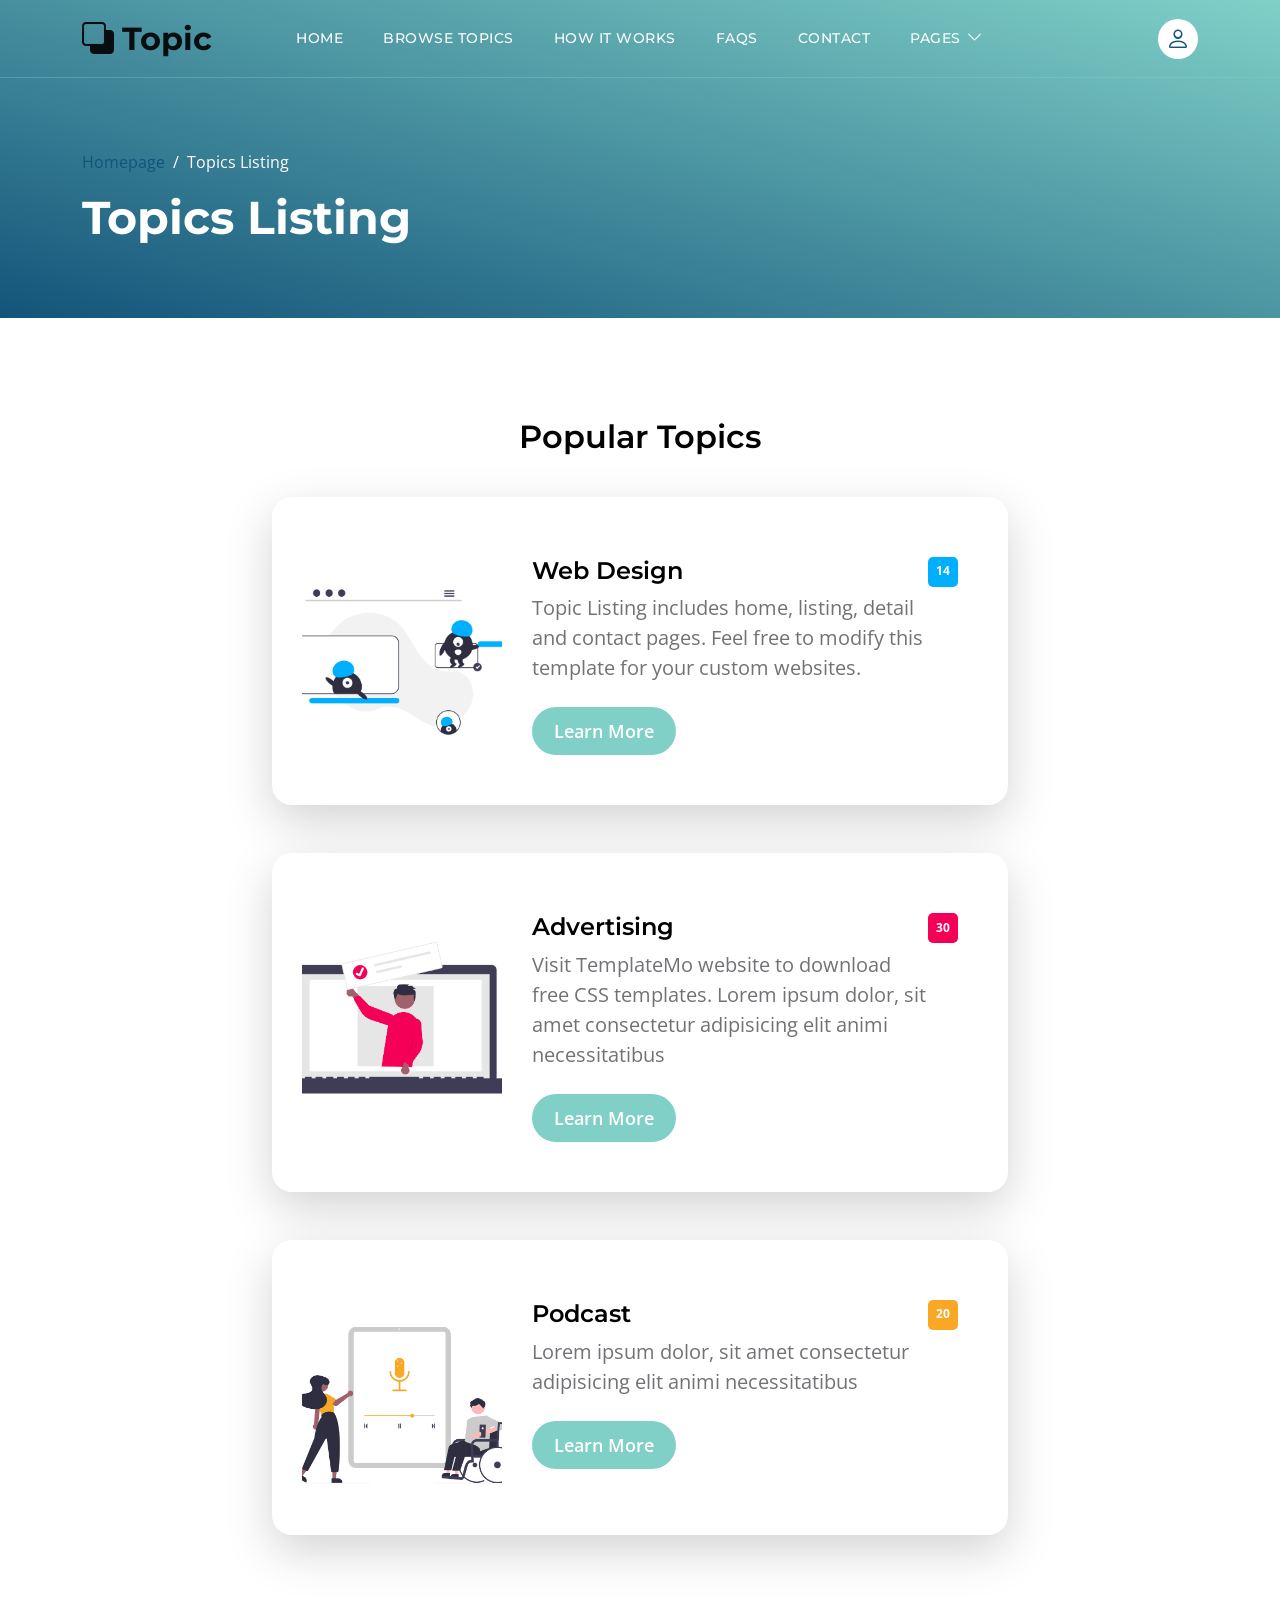
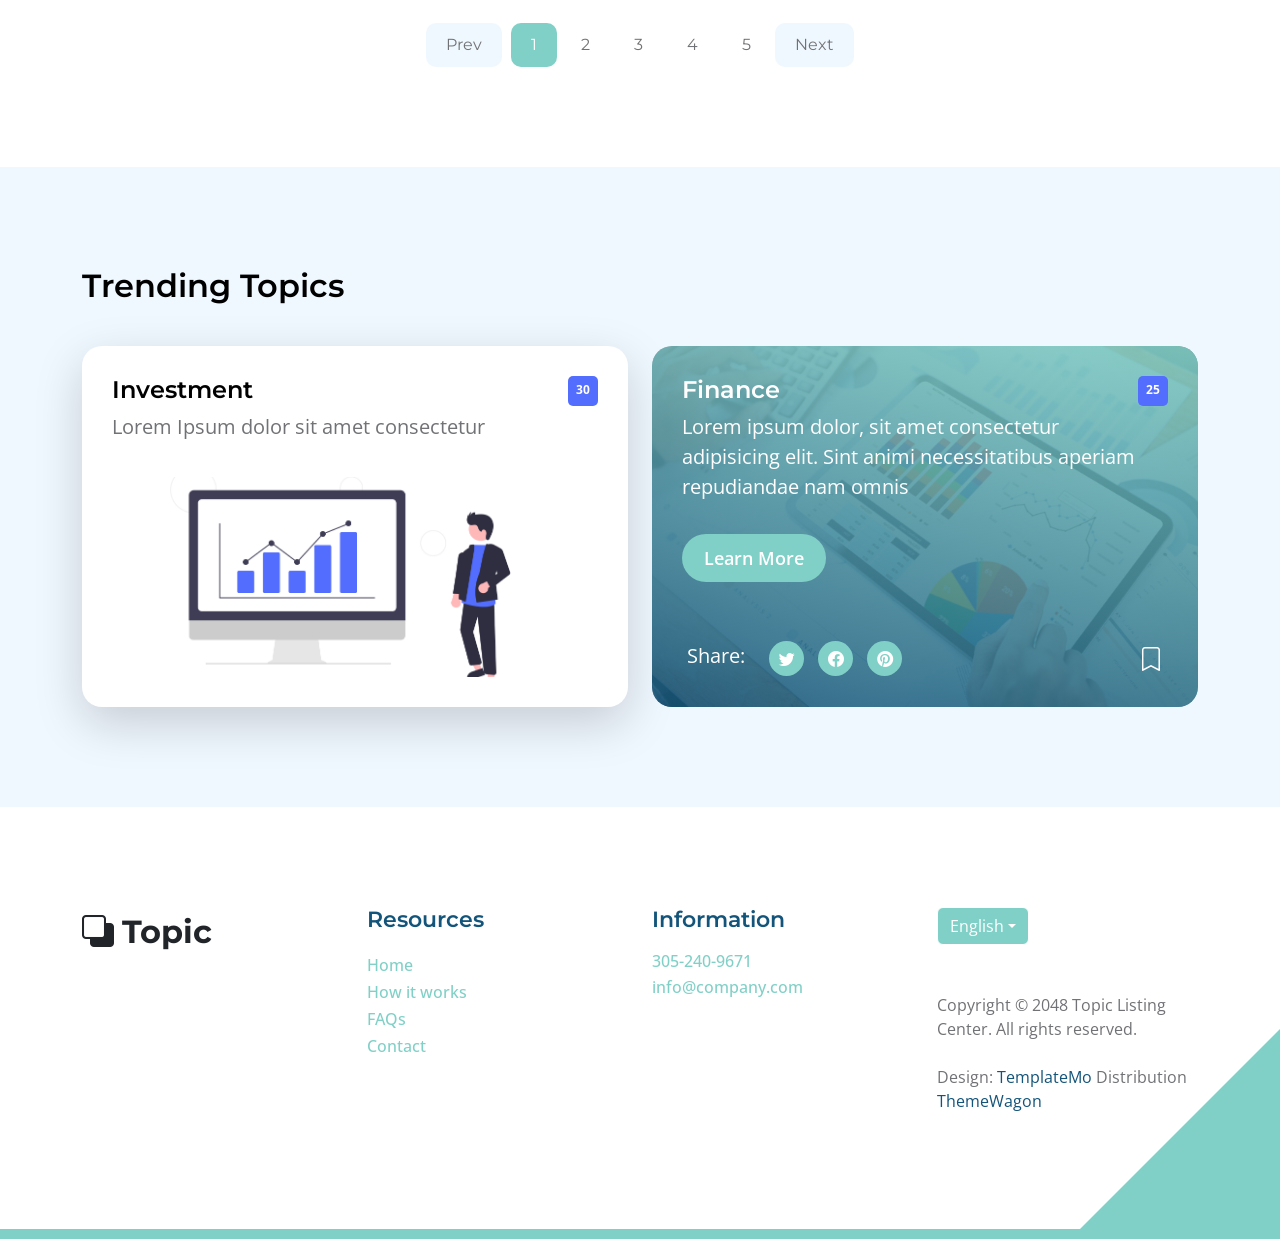
<file: WeatherAll/src/main/resources/static/user_dashboard/topics-listing.html>
<!doctype html>
<html lang="en">
    <head>
        <meta charset="utf-8">
        <meta name="viewport" content="width=device-width, initial-scale=1">

        <meta name="description" content="">
        <meta name="author" content="">

        <title>Topic Listing Page</title>

        <!-- CSS FILES -->        
        <link rel="preconnect" href="https://fonts.googleapis.com">
        
        <link rel="preconnect" href="https://fonts.gstatic.com" crossorigin>

        <link href="https://fonts.googleapis.com/css2?family=Montserrat:wght@500;600;700&family=Open+Sans&display=swap" rel="stylesheet">
                        
        <link href="css/bootstrap.min.css" rel="stylesheet">

        <link href="css/bootstrap-icons.css" rel="stylesheet">

        <link href="css/templatemo-topic-listing.css" rel="stylesheet">
<!--

TemplateMo 590 topic listing

https://templatemo.com/tm-590-topic-listing

-->
    </head>
    
    <body class="topics-listing-page" id="top">

        <main>

            <nav class="navbar navbar-expand-lg">
                <div class="container">
                    <a class="navbar-brand" href="index.html">
                        <i class="bi-back"></i>
                        <span>Topic</span>
                    </a>

                    <div class="d-lg-none ms-auto me-4">
                        <a href="#top" class="navbar-icon bi-person smoothscroll"></a>
                    </div>
    
                    <button class="navbar-toggler" type="button" data-bs-toggle="collapse" data-bs-target="#navbarNav" aria-controls="navbarNav" aria-expanded="false" aria-label="Toggle navigation">
                        <span class="navbar-toggler-icon"></span>
                    </button>
    
                    <div class="collapse navbar-collapse" id="navbarNav">
                        <ul class="navbar-nav ms-lg-5 me-lg-auto">
                            <li class="nav-item">
                                <a class="nav-link click-scroll" href="index.html#section_1">Home</a>
                            </li>

                            <li class="nav-item">
                                <a class="nav-link click-scroll" href="index.html#section_2">Browse Topics</a>
                            </li>
    
                            <li class="nav-item">
                                <a class="nav-link click-scroll" href="index.html#section_3">How it works</a>
                            </li>

                            <li class="nav-item">
                                <a class="nav-link click-scroll" href="index.html#section_4">FAQs</a>
                            </li>
    
                            <li class="nav-item">
                                <a class="nav-link click-scroll" href="index.html#section_5">Contact</a>
                            </li>

                            <li class="nav-item dropdown">
                                <a class="nav-link dropdown-toggle" href="#section_5" id="navbarLightDropdownMenuLink" role="button" data-bs-toggle="dropdown" aria-expanded="false">Pages</a>

                                <ul class="dropdown-menu dropdown-menu-light" aria-labelledby="navbarLightDropdownMenuLink">
                                    <li><a class="dropdown-item active" href="topics-listing.html">Topics Listing</a></li>

                                    <li><a class="dropdown-item" href="contact.html">Contact Form</a></li>
                                </ul>
                            </li>
                        </ul>

                        <div class="d-none d-lg-block">
                            <a href="#top" class="navbar-icon bi-person smoothscroll"></a>
                        </div>
                    </div>
                </div>
            </nav>


            <header class="site-header d-flex flex-column justify-content-center align-items-center">
                <div class="container">
                    <div class="row align-items-center">

                        <div class="col-lg-5 col-12">
                            <nav aria-label="breadcrumb">
                                <ol class="breadcrumb">
                                    <li class="breadcrumb-item"><a href="index.html">Homepage</a></li>

                                    <li class="breadcrumb-item active" aria-current="page">Topics Listing</li>
                                </ol>
                            </nav>

                            <h2 class="text-white">Topics Listing</h2>
                        </div>

                    </div>
                </div>
            </header>


            <section class="section-padding">
                <div class="container">
                    <div class="row">

                        <div class="col-lg-12 col-12 text-center">
                            <h3 class="mb-4">Popular Topics</h3>
                        </div>

                        <div class="col-lg-8 col-12 mt-3 mx-auto">
                            <div class="custom-block custom-block-topics-listing bg-white shadow-lg mb-5">
                                <div class="d-flex">
                                    <img src="images/topics/undraw_Remote_design_team_re_urdx.png" class="custom-block-image img-fluid" alt="">

                                    <div class="custom-block-topics-listing-info d-flex">
                                        <div>
                                            <h5 class="mb-2">Web Design</h5>

                                            <p class="mb-0">Topic Listing includes home, listing, detail and contact pages. Feel free to modify this template for your custom websites.</p>

                                            <a href="topics-detail.html" class="btn custom-btn mt-3 mt-lg-4">Learn More</a>
                                        </div>

                                        <span class="badge bg-design rounded-pill ms-auto">14</span>
                                    </div>
                                </div>
                            </div>

                            <div class="custom-block custom-block-topics-listing bg-white shadow-lg mb-5">
                                <div class="d-flex">
                                    <img src="images/topics/undraw_online_ad_re_ol62.png" class="custom-block-image img-fluid" alt="">

                                    <div class="custom-block-topics-listing-info d-flex">
                                        <div>
                                            <h5 class="mb-2">Advertising</h5>

                                            <p class="mb-0">Visit TemplateMo website to download free CSS templates. Lorem ipsum dolor, sit amet consectetur adipisicing elit animi necessitatibus</p>

                                            <a href="topics-detail.html" class="btn custom-btn mt-3 mt-lg-4">Learn More</a>
                                        </div>

                                        <span class="badge bg-advertising rounded-pill ms-auto">30</span>
                                    </div>
                                </div>
                            </div>

                            <div class="custom-block custom-block-topics-listing bg-white shadow-lg mb-5">
                                <div class="d-flex">
                                    <img src="images/topics/undraw_Podcast_audience_re_4i5q.png" class="custom-block-image img-fluid" alt="">

                                    <div class="custom-block-topics-listing-info d-flex">
                                        <div>
                                            <h5 class="mb-2">Podcast</h5>

                                            <p class="mb-0">Lorem ipsum dolor, sit amet consectetur adipisicing elit animi necessitatibus</p>

                                            <a href="topics-detail.html" class="btn custom-btn mt-3 mt-lg-4">Learn More</a>
                                        </div>

                                        <span class="badge bg-music rounded-pill ms-auto">20</span>
                                    </div>
                                </div>
                            </div>
                        </div>

                        <div class="col-lg-12 col-12">
                            <nav aria-label="Page navigation example">
                                <ul class="pagination justify-content-center mb-0">
                                    <li class="page-item">
                                        <a class="page-link" href="#" aria-label="Previous">
                                            <span aria-hidden="true">Prev</span>
                                        </a>
                                    </li>

                                    <li class="page-item active" aria-current="page">
                                        <a class="page-link" href="#">1</a>
                                    </li>
                                    
                                    <li class="page-item">
                                        <a class="page-link" href="#">2</a>
                                    </li>
                                    
                                    <li class="page-item">
                                        <a class="page-link" href="#">3</a>
                                    </li>

                                    <li class="page-item">
                                        <a class="page-link" href="#">4</a>
                                    </li>

                                    <li class="page-item">
                                        <a class="page-link" href="#">5</a>
                                    </li>
                                    
                                    <li class="page-item">
                                        <a class="page-link" href="#" aria-label="Next">
                                            <span aria-hidden="true">Next</span>
                                        </a>
                                    </li>
                                </ul>
                            </nav>
                        </div>

                    </div>
                </div>
            </section>


            <section class="section-padding section-bg">
                <div class="container">
                    <div class="row">

                        <div class="col-lg-12 col-12">
                            <h3 class="mb-4">Trending Topics</h3>
                        </div>

                        <div class="col-lg-6 col-md-6 col-12 mt-3 mb-4 mb-lg-0">
                            <div class="custom-block bg-white shadow-lg">
                                <a href="topics-detail.html">
                                    <div class="d-flex">
                                        <div>
                                            <h5 class="mb-2">Investment</h5>

                                            <p class="mb-0">Lorem Ipsum dolor sit amet consectetur</p>
                                        </div>

                                        <span class="badge bg-finance rounded-pill ms-auto">30</span>
                                    </div>

                                    <img src="images/topics/undraw_Finance_re_gnv2.png" class="custom-block-image img-fluid" alt="">
                                </a>
                            </div>
                        </div>

                        <div class="col-lg-6 col-md-6 col-12 mt-lg-3">
                            <div class="custom-block custom-block-overlay">
                                <div class="d-flex flex-column h-100">
                                    <img src="images/businesswoman-using-tablet-analysis.jpg" class="custom-block-image img-fluid" alt="">

                                    <div class="custom-block-overlay-text d-flex">
                                        <div>
                                            <h5 class="text-white mb-2">Finance</h5>

                                            <p class="text-white">Lorem ipsum dolor, sit amet consectetur adipisicing elit. Sint animi necessitatibus aperiam repudiandae nam omnis</p>

                                            <a href="topics-detail.html" class="btn custom-btn mt-2 mt-lg-3">Learn More</a>
                                        </div>

                                        <span class="badge bg-finance rounded-pill ms-auto">25</span>
                                    </div>

                                    <div class="social-share d-flex">
                                        <p class="text-white me-4">Share:</p>

                                        <ul class="social-icon">
                                            <li class="social-icon-item">
                                                <a href="#" class="social-icon-link bi-twitter"></a>
                                            </li>

                                            <li class="social-icon-item">
                                                <a href="#" class="social-icon-link bi-facebook"></a>
                                            </li>

                                            <li class="social-icon-item">
                                                <a href="#" class="social-icon-link bi-pinterest"></a>
                                            </li>
                                        </ul>

                                        <a href="#" class="custom-icon bi-bookmark ms-auto"></a>
                                    </div>

                                    <div class="section-overlay"></div>
                                </div>
                            </div>
                        </div>

                    </div>
                </div>
            </section>
        </main>

		<footer class="site-footer section-padding">
            <div class="container">
                <div class="row">

                    <div class="col-lg-3 col-12 mb-4 pb-2">
                        <a class="navbar-brand mb-2" href="index.html">
                            <i class="bi-back"></i>
                            <span>Topic</span>
                        </a>
                    </div>

                    <div class="col-lg-3 col-md-4 col-6">
                        <h6 class="site-footer-title mb-3">Resources</h6>

                        <ul class="site-footer-links">
                            <li class="site-footer-link-item">
                                <a href="#" class="site-footer-link">Home</a>
                            </li>

                            <li class="site-footer-link-item">
                                <a href="#" class="site-footer-link">How it works</a>
                            </li>

                            <li class="site-footer-link-item">
                                <a href="#" class="site-footer-link">FAQs</a>
                            </li>

                            <li class="site-footer-link-item">
                                <a href="#" class="site-footer-link">Contact</a>
                            </li>
                        </ul>
                    </div>

                    <div class="col-lg-3 col-md-4 col-6 mb-4 mb-lg-0">
                        <h6 class="site-footer-title mb-3">Information</h6>

                        <p class="text-white d-flex mb-1">
                            <a href="tel: 305-240-9671" class="site-footer-link">
                                305-240-9671
                            </a>
                        </p>

                        <p class="text-white d-flex">
                            <a href="mailto:info@company.com" class="site-footer-link">
                                info@company.com
                            </a>
                        </p>
                    </div>

                    <div class="col-lg-3 col-md-4 col-12 mt-4 mt-lg-0 ms-auto">
                        <div class="dropdown">
                            <button class="btn btn-secondary dropdown-toggle" type="button" data-bs-toggle="dropdown" aria-expanded="false">
                            English</button>

                            <ul class="dropdown-menu">
                                <li><button class="dropdown-item" type="button">Thai</button></li>

                                <li><button class="dropdown-item" type="button">Myanmar</button></li>

                                <li><button class="dropdown-item" type="button">Arabic</button></li>
                            </ul>
                        </div>

                        <p class="copyright-text mt-lg-5 mt-4">Copyright © 2048 Topic Listing Center. All rights reserved.
                        <br><br>Design: <a rel="nofollow" href="https://templatemo.com" target="_blank">TemplateMo</a> Distribution <a href="https://themewagon.com">ThemeWagon</a></p>
                        
                    </div>

                </div>
            </div>
        </footer>

        <!-- JAVASCRIPT FILES -->
        <script src="js/jquery.min.js"></script>
        <script src="js/bootstrap.bundle.min.js"></script>
        <script src="js/jquery.sticky.js"></script>
        <script src="js/custom.js"></script>

    </body>
</html>
</file>
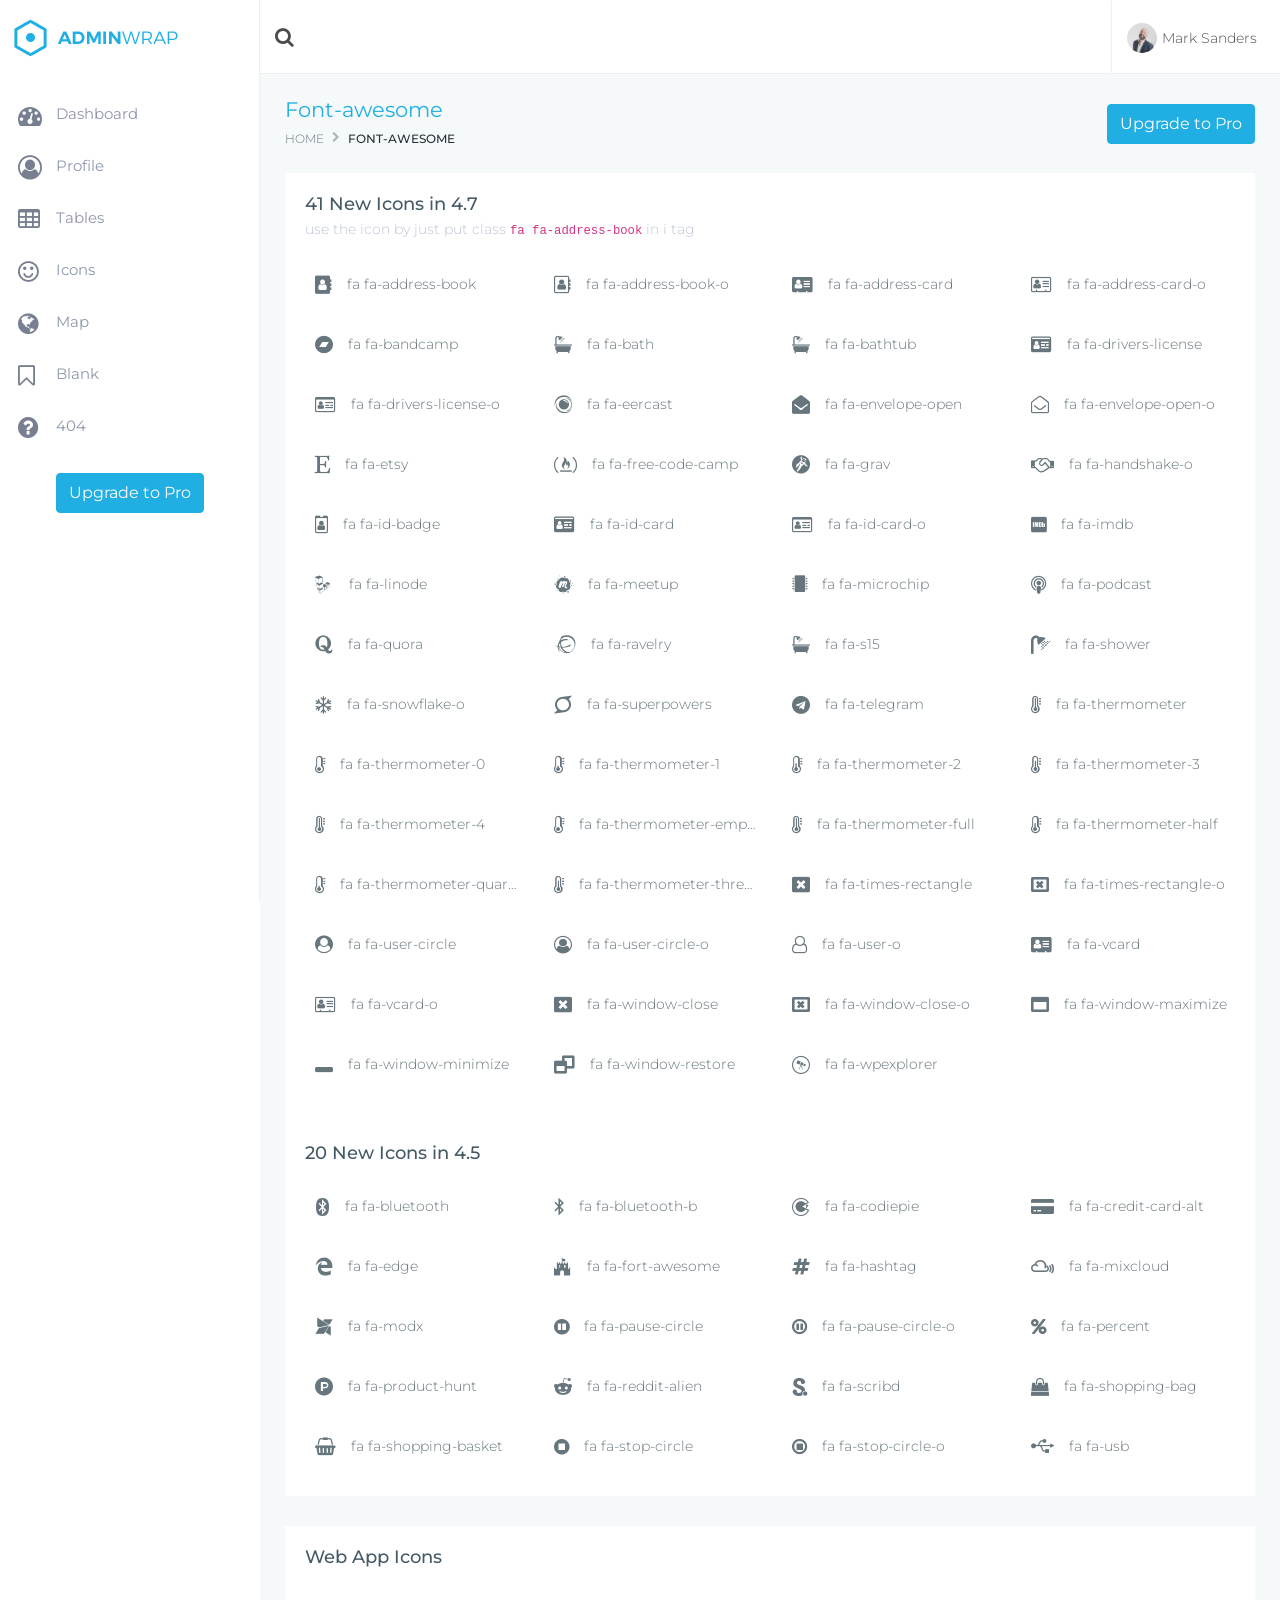
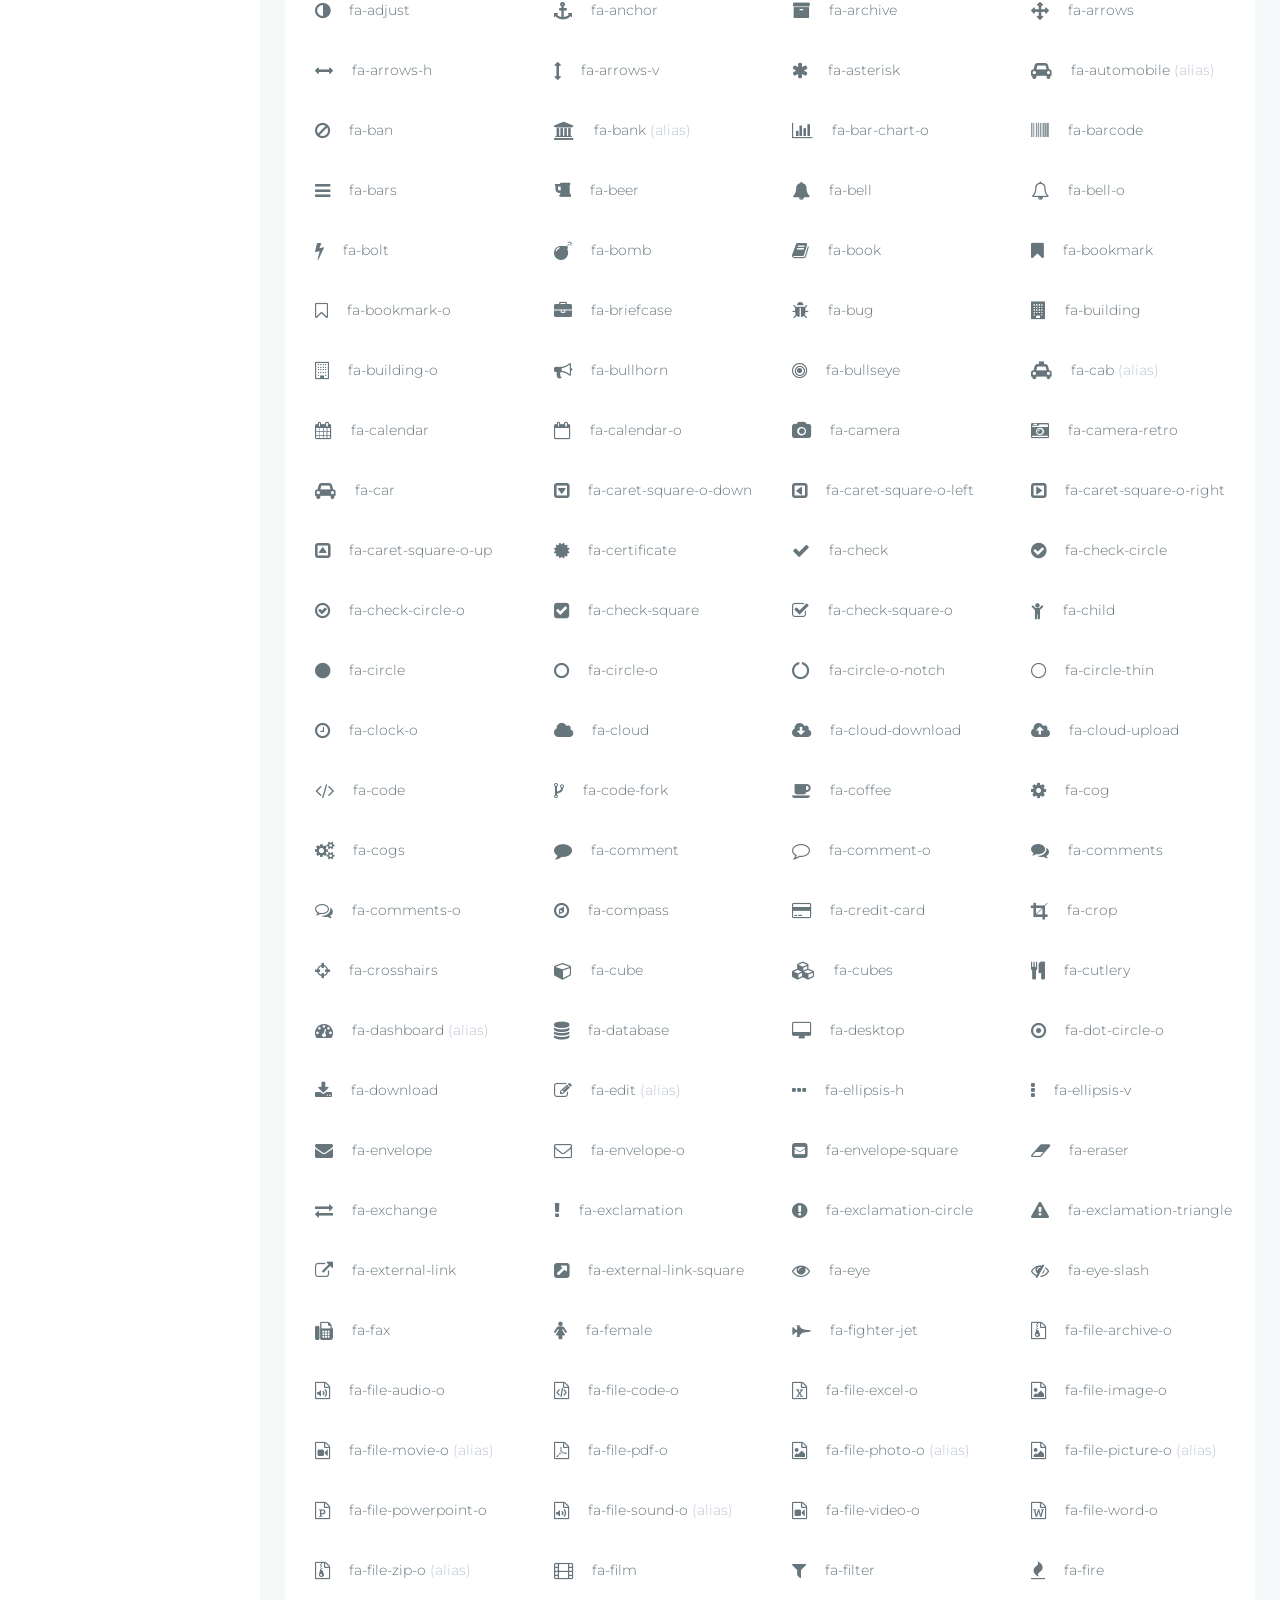
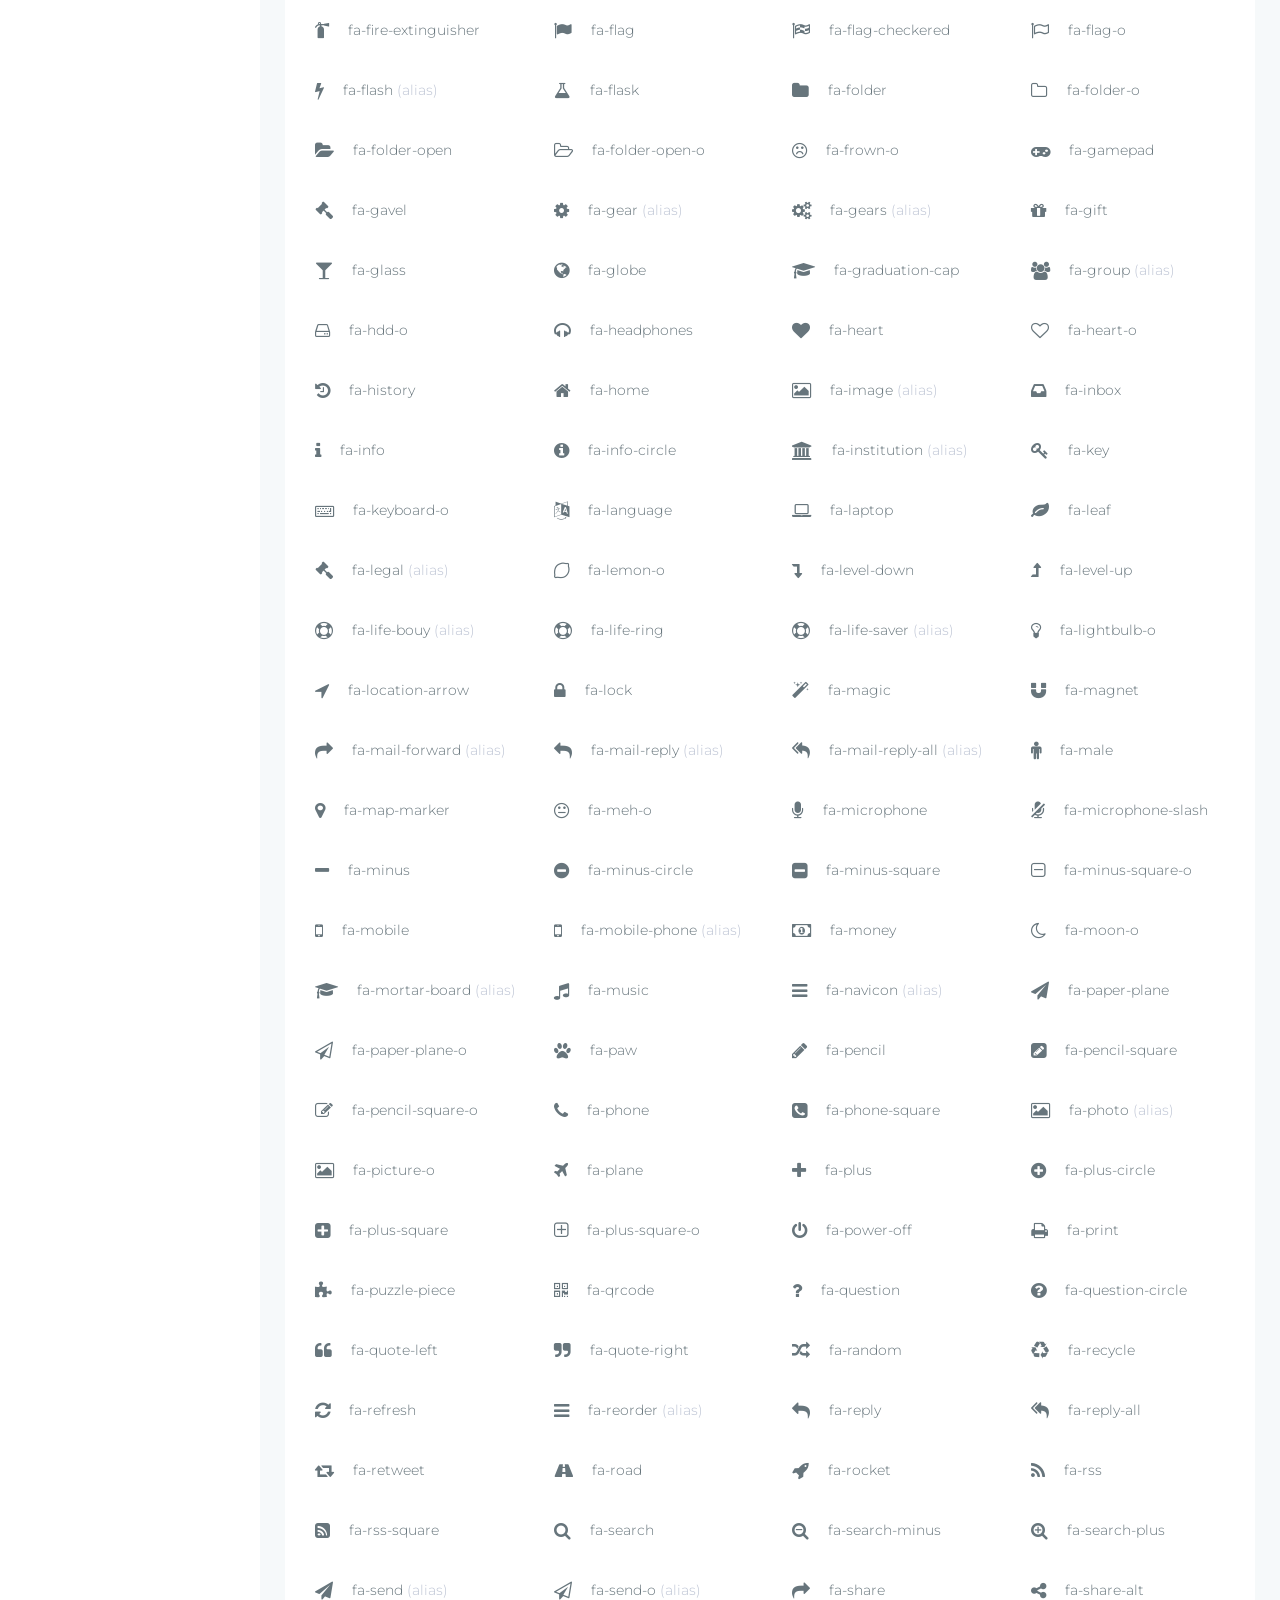
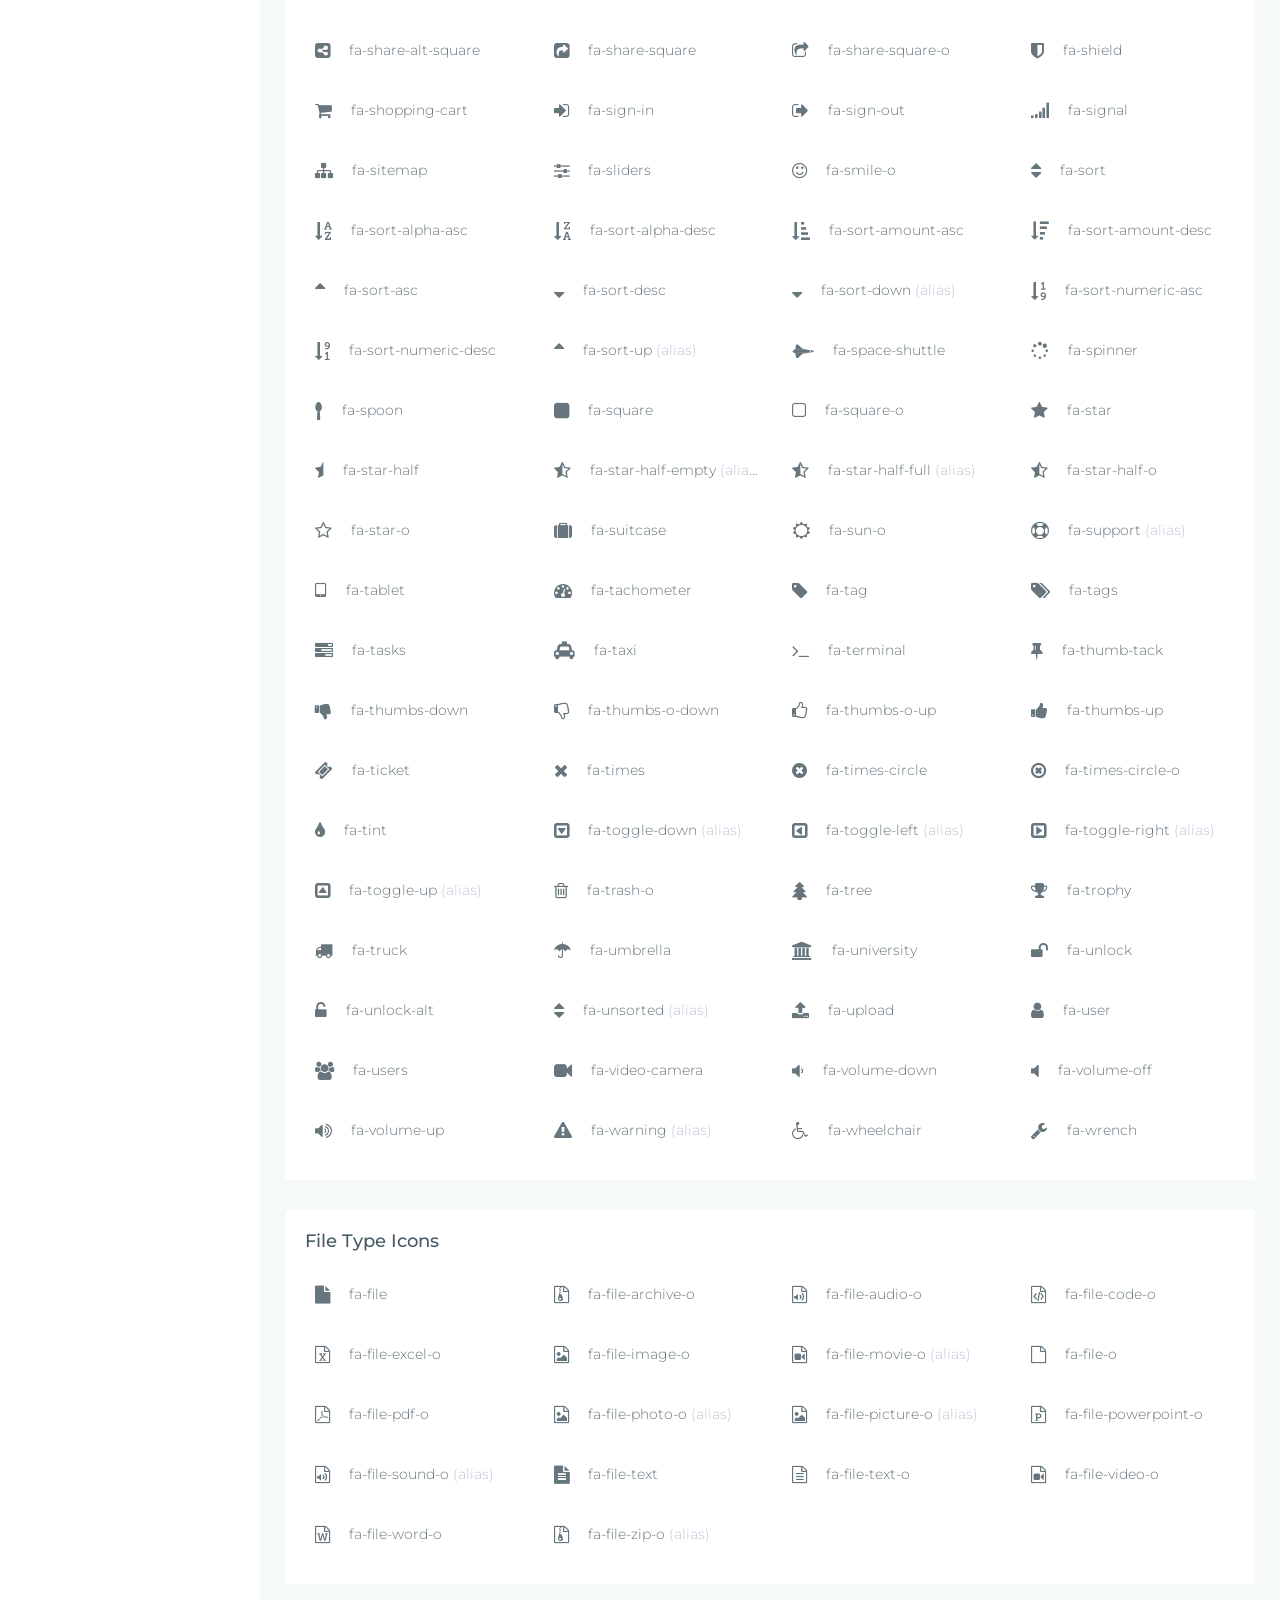
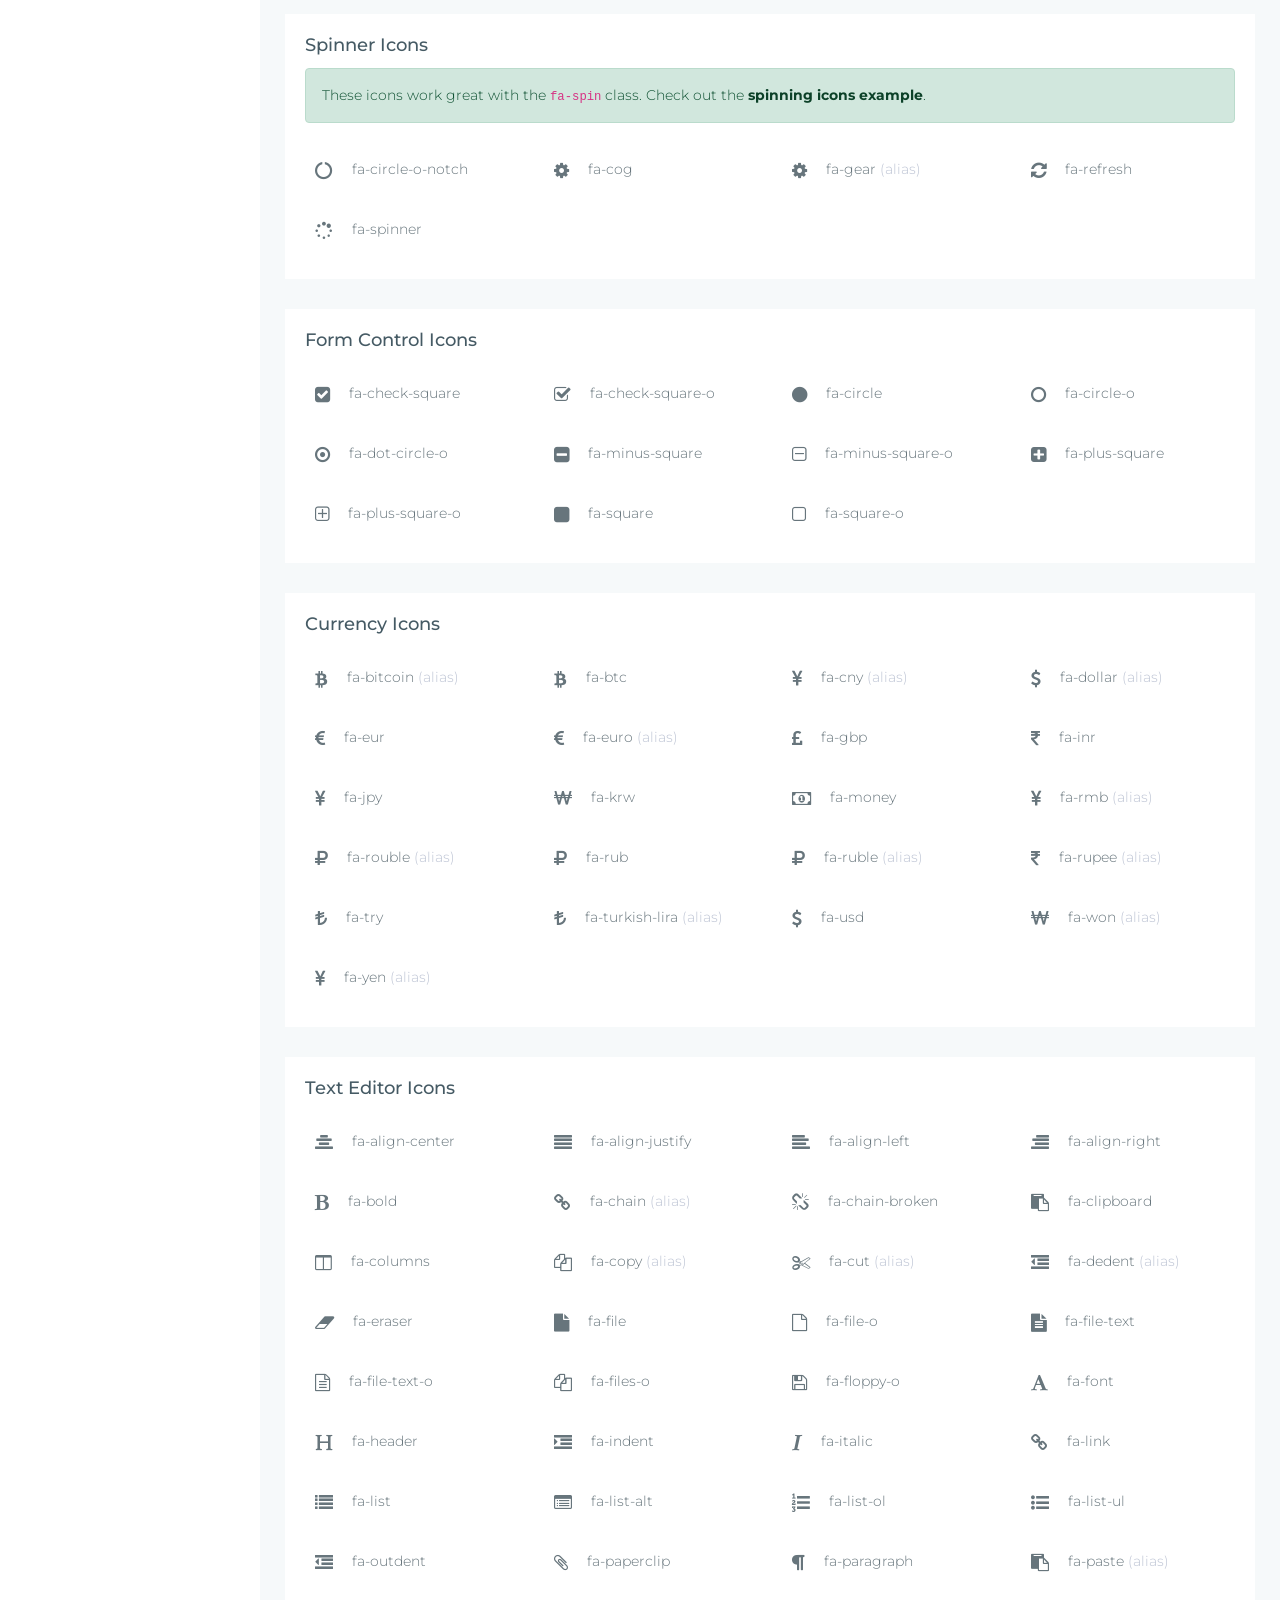
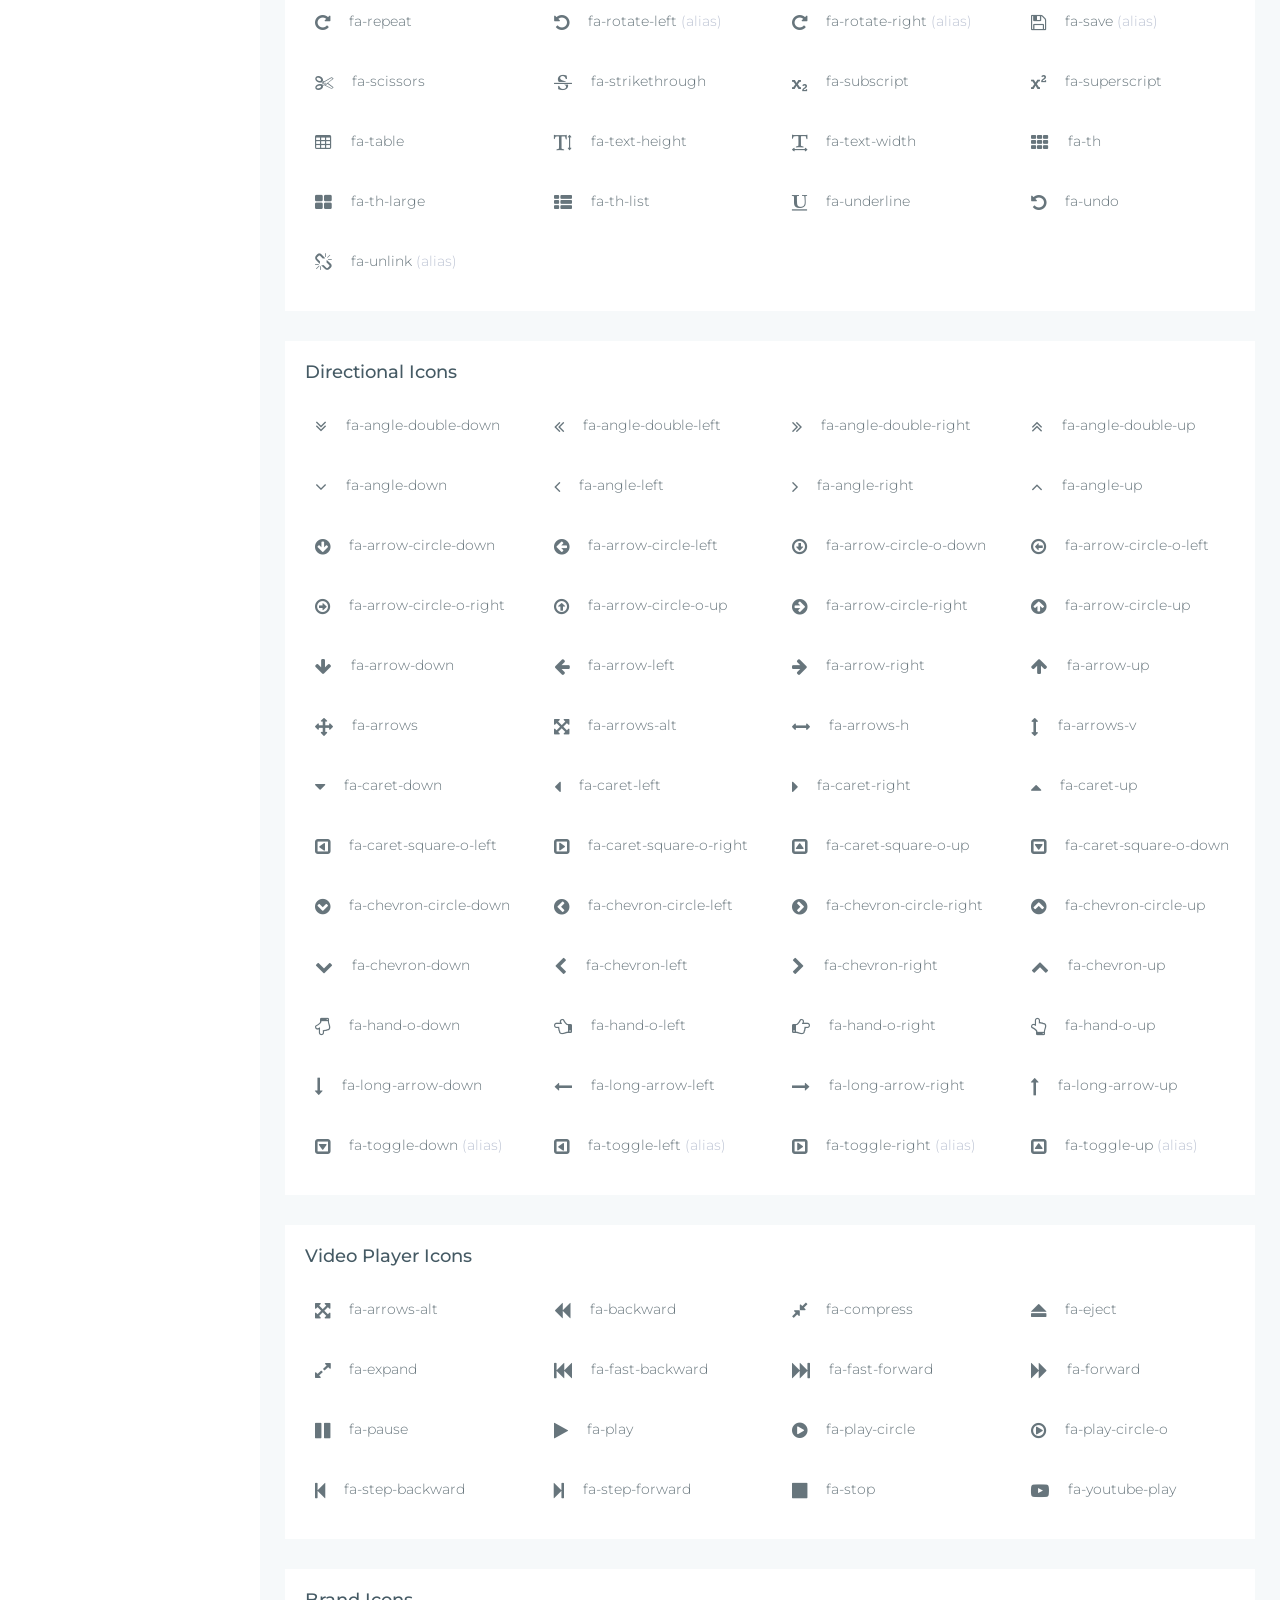
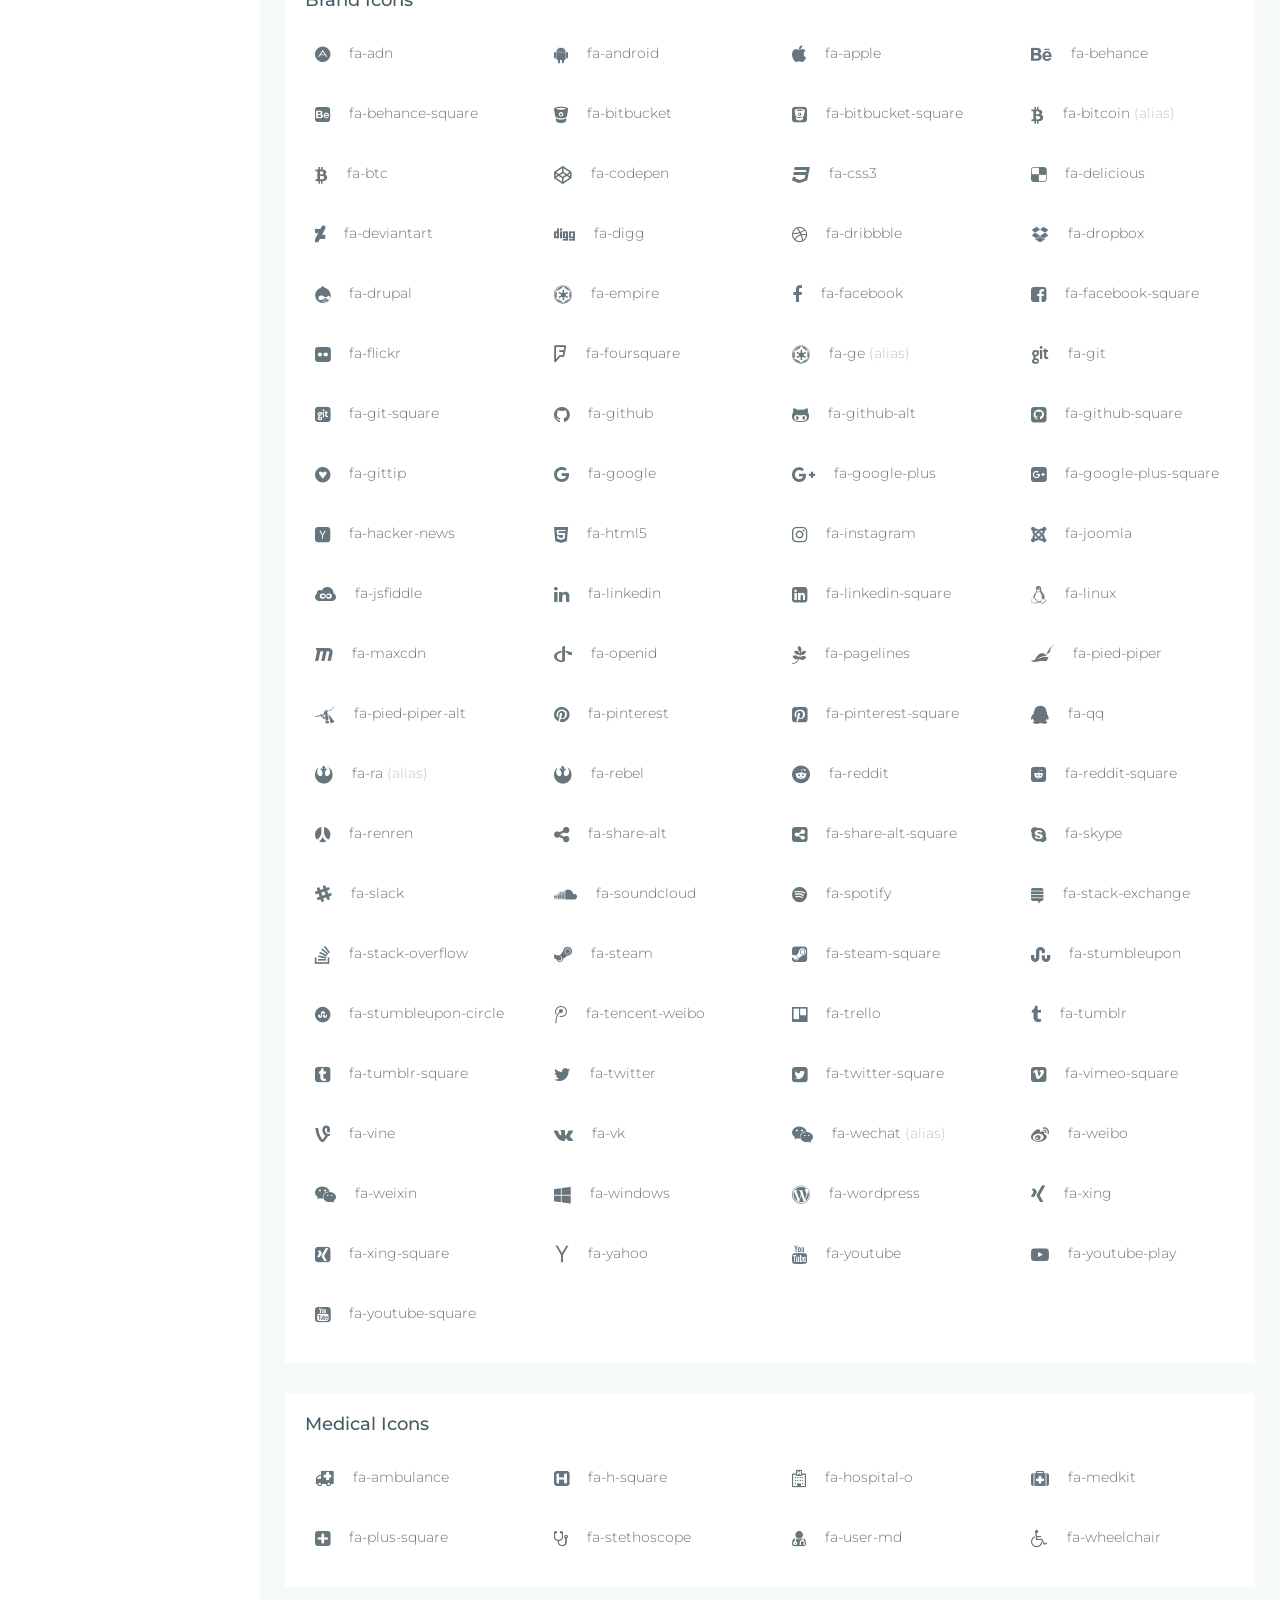
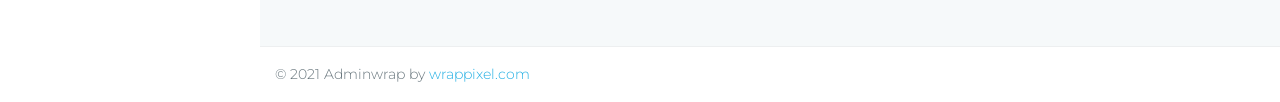
<file: WeatherAll/src/main/resources/static/admin_dashboard/html/icon-fontawesom.html>
<!DOCTYPE html>
<html lang="en">

<head>
    <meta charset="utf-8">
    <meta http-equiv="X-UA-Compatible" content="IE=edge">
    <!-- Tell the browser to be responsive to screen width -->
    <meta name="viewport" content="width=device-width, initial-scale=1">
    <meta name="keywords"
        content="wrappixel, admin dashboard, html css dashboard, web dashboard, bootstrap 5 admin, bootstrap 5, css3 dashboard, bootstrap 5 dashboard, AdminWrap lite admin bootstrap 5 dashboard, frontend, responsive bootstrap 5 admin template, AdminWrap lite design, AdminWrap lite dashboard bootstrap 5 dashboard template">
    <meta name="description"
        content="AdminWrap Lite is powerful and clean admin dashboard template, inpired from Bootstrap Framework">
    <meta name="robots" content="noindex,nofollow">
    <title>AdminWrap Lite Template by WrapPixel</title>
    <link rel="canonical" href="https://www.wrappixel.com/templates/adminwrap-lite/" />
    <!-- Favicon icon -->
    <link rel="icon" type="image/png" sizes="16x16" href="../assets/images/favicon.png">
    <!-- Bootstrap Core CSS -->
    <link href="../assets/node_modules/bootstrap/css/bootstrap.min.css" rel="stylesheet">
    <!-- Custom CSS -->
    <link href="css/style.css" rel="stylesheet">
    <!-- page css -->
    <link href="css/pages/icon-page.css" rel="stylesheet">
    <!-- You can change the theme colors from here -->
    <link href="css/colors/default.css" id="theme" rel="stylesheet">
    <!-- HTML5 Shim and Respond.js IE8 support of HTML5 elements and media queries -->
    <!-- WARNING: Respond.js doesn't work if you view the page via file:// -->
    <!--[if lt IE 9]>
    <script src="https://oss.maxcdn.com/libs/html5shiv/3.7.0/html5shiv.js"></script>
    <script src="https://oss.maxcdn.com/libs/respond.js/1.4.2/respond.min.js"></script>
<![endif]-->
</head>

<body class="fix-header card-no-border fix-sidebar">
    <!-- ============================================================== -->
    <!-- Preloader - style you can find in spinners.css -->
    <!-- ============================================================== -->
    <div class="preloader">
        <div class="loader">
            <div class="loader__figure"></div>
            <p class="loader__label">Admin Wrap</p>
        </div>
    </div>
    <!-- ============================================================== -->
    <!-- Main wrapper - style you can find in pages.scss -->
    <!-- ============================================================== -->
    <div id="main-wrapper">
        <!-- ============================================================== -->
        <!-- Topbar header - style you can find in pages.scss -->
        <!-- ============================================================== -->
        <header class="topbar">
            <nav class="navbar top-navbar navbar-expand-md navbar-light">
                <!-- ============================================================== -->
                <!-- Logo -->
                <!-- ============================================================== -->
                <div class="navbar-header">
                    <a class="navbar-brand" href="index.html">
                        <!-- Logo icon --><b>
                            <!--You can put here icon as well // <i class="wi wi-sunset"></i> //-->
                            <!-- Dark Logo icon -->
                            <img src="../assets/images/logo-icon.png" alt="homepage" class="dark-logo" />
                            <!-- Light Logo icon -->
                            <img src="../assets/images/logo-light-icon.png" alt="homepage" class="light-logo" />
                        </b>
                        <!--End Logo icon -->
                        <!-- Logo text --><span>
                            <!-- dark Logo text -->
                            <img src="../assets/images/logo-text.png" alt="homepage" class="dark-logo" />
                            <!-- Light Logo text -->
                            <img src="../assets/images/logo-light-text.png" class="light-logo" alt="homepage" /></span>
                    </a>
                </div>
                <!-- ============================================================== -->
                <!-- End Logo -->
                <!-- ============================================================== -->
                <div class="navbar-collapse">
                    <!-- ============================================================== -->
                    <!-- toggle and nav items -->
                    <!-- ============================================================== -->
                    <ul class="navbar-nav me-auto">
                        <li class="nav-item"> <a class="nav-link nav-toggler hidden-md-up waves-effect waves-dark"
                                href="javascript:void(0)"><i class="fa fa-bars"></i></a> </li>
                        <!-- ============================================================== -->
                        <!-- Search -->
                        <!-- ============================================================== -->
                        <li class="nav-item hidden-xs-down search-box"> <a
                                class="nav-link hidden-sm-down waves-effect waves-dark" href="javascript:void(0)"><i
                                    class="fa fa-search"></i></a>
                            <form class="app-search">
                                <input type="text" class="form-control" placeholder="Search & enter"> <a
                                    class="srh-btn"><i class="fa fa-times"></i></a> </form>
                        </li>
                    </ul>
                    <!-- ============================================================== -->
                    <!-- User profile and search -->
                    <!-- ============================================================== -->
                    <ul class="navbar-nav my-lg-0">
                        <!-- ============================================================== -->
                        <!-- Profile -->
                        <!-- ============================================================== -->
                        <li class="nav-item dropdown u-pro">
                            <a class="nav-link dropdown-toggle waves-effect waves-dark profile-pic" href=""
                                data-bs-toggle="dropdown" aria-haspopup="true" aria-expanded="false"><img
                                    src="../assets/images/users/1.jpg" alt="user" class="" /> <span
                                    class="hidden-md-down">Mark Sanders &nbsp;</span> </a>
                            <ul class="dropdown-menu" aria-labelledby="navbarDropdown"></ul>
                        </li>
                    </ul>
                </div>
            </nav>
        </header>
        <!-- ============================================================== -->
        <!-- End Topbar header -->
        <!-- ============================================================== -->
        <!-- ============================================================== -->
        <!-- Left Sidebar - style you can find in sidebar.scss  -->
        <!-- ============================================================== -->
        <aside class="left-sidebar">
            <!-- Sidebar scroll-->
            <div class="scroll-sidebar">
                <!-- Sidebar navigation-->
                <nav class="sidebar-nav">
                    <ul id="sidebarnav">
                        <li> <a class="waves-effect waves-dark" href="index.html" aria-expanded="false"><i
                                    class="fa fa-tachometer"></i><span class="hide-menu">Dashboard</span></a>
                        </li>
                        <li> <a class="waves-effect waves-dark" href="pages-profile.html" aria-expanded="false"><i
                                    class="fa fa-user-circle-o"></i><span class="hide-menu">Profile</span></a>
                        </li>
                        <li> <a class="waves-effect waves-dark" href="table-basic.html" aria-expanded="false"><i
                                    class="fa fa-table"></i><span class="hide-menu">Tables</span></a>
                        </li>
                        <li> <a class="waves-effect waves-dark" href="icon-fontawesome.html" aria-expanded="false"><i
                                    class="fa fa-smile-o"></i><span class="hide-menu">Icons</span></a>
                        </li>
                        <li> <a class="waves-effect waves-dark" href="map-google.html" aria-expanded="false"><i
                                    class="fa fa-globe"></i><span class="hide-menu">Map</span></a>
                        </li>
                        <li> <a class="waves-effect waves-dark" href="pages-blank.html" aria-expanded="false"><i
                                    class="fa fa-bookmark-o"></i><span class="hide-menu">Blank</span></a>
                        </li>
                        <li> <a class="waves-effect waves-dark" href="pages-error-404.html" aria-expanded="false"><i
                                    class="fa fa-question-circle"></i><span class="hide-menu">404</span></a>
                        </li>
                    </ul>
                    <div class="text-center mt-4">
                        <a href="https://www.wrappixel.com/templates/adminwrap/"
                            class="btn waves-effect waves-light btn-info hidden-md-down text-white"> Upgrade to Pro</a>
                    </div>
                </nav>
                <!-- End Sidebar navigation -->
            </div>
            <!-- End Sidebar scroll-->
        </aside>
        <!-- ============================================================== -->
        <!-- End Left Sidebar - style you can find in sidebar.scss  -->
        <!-- ============================================================== -->
        <!-- ============================================================== -->
        <!-- Page wrapper  -->
        <!-- ============================================================== -->
        <div class="page-wrapper">
            <!-- ============================================================== -->
            <!-- Container fluid  -->
            <!-- ============================================================== -->
            <div class="container-fluid">
                <!-- ============================================================== -->
                <!-- Bread crumb and right sidebar toggle -->
                <!-- ============================================================== -->
                <div class="row page-titles">
                    <div class="col-md-5 align-self-center">
                        <h3 class="text-themecolor">Font-awesome</h3>
                        <ol class="breadcrumb">
                            <li class="breadcrumb-item"><a href="javascript:void(0)">Home</a></li>
                            <li class="breadcrumb-item active">Font-awesome</li>
                        </ol>
                    </div>
                    <div class="col-md-7 align-self-center">
                        <a href="https://www.wrappixel.com/templates/adminwrap/"
                            class="btn waves-effect waves-light btn btn-info pull-right hidden-sm-down text-white"> Upgrade to
                            Pro</a>
                    </div>
                </div>
                <!-- ============================================================== -->
                <!-- End Bread crumb and right sidebar toggle -->
                <!-- ============================================================== -->
                <!-- ============================================================== -->
                <!-- Start Page Content -->
                <!-- ============================================================== -->
                <div class="row">
                    <div class="col-12">
                        <div class="card">
                            <div class="card-body">
                                <h4 class="card-title">41 New Icons in 4.7</h4>
                                <h6 class="card-subtitle">use the icon by just put class <code>fa fa-address-book</code>
                                    in i tag </h6>
                                <section>
                                    <div class="icon-list-demo row">
                                        <div class="col-sm-6 col-md-4 col-lg-3 text-truncate"> <i class="fa fa-address-book"></i>fa
                                            fa-address-book </div>
                                        <div class="col-sm-6 col-md-4 col-lg-3 text-truncate"> <i class="fa fa-address-book-o"></i>fa
                                            fa-address-book-o </div>
                                        <div class="col-sm-6 col-md-4 col-lg-3 text-truncate"> <i class="fa fa-address-card"></i>fa
                                            fa-address-card </div>
                                        <div class="col-sm-6 col-md-4 col-lg-3 text-truncate"> <i class="fa fa-address-card-o"></i>fa
                                            fa-address-card-o </div>
                                        <div class="col-sm-6 col-md-4 col-lg-3 text-truncate"> <i class="fa fa-bandcamp"></i>fa
                                            fa-bandcamp </div>
                                        <div class="col-sm-6 col-md-4 col-lg-3 text-truncate"> <i class="fa fa-bath"></i>fa fa-bath
                                        </div>
                                        <div class="col-sm-6 col-md-4 col-lg-3 text-truncate"> <i class="fa fa-bathtub"></i>fa
                                            fa-bathtub </div>
                                        <div class="col-sm-6 col-md-4 col-lg-3 text-truncate"> <i class="fa fa-drivers-license"></i>fa
                                            fa-drivers-license </div>
                                        <div class="col-sm-6 col-md-4 col-lg-3 text-truncate"> <i
                                                class="fa fa-drivers-license-o"></i>fa fa-drivers-license-o </div>
                                        <div class="col-sm-6 col-md-4 col-lg-3 text-truncate"> <i class="fa fa-eercast"></i>fa
                                            fa-eercast </div>
                                        <div class="col-sm-6 col-md-4 col-lg-3 text-truncate"> <i class="fa fa-envelope-open"></i>fa
                                            fa-envelope-open </div>
                                        <div class="col-sm-6 col-md-4 col-lg-3 text-truncate"> <i class="fa fa-envelope-open-o"></i>fa
                                            fa-envelope-open-o </div>
                                        <div class="col-sm-6 col-md-4 col-lg-3 text-truncate"> <i class="fa fa-etsy"></i>fa fa-etsy
                                        </div>
                                        <div class="col-sm-6 col-md-4 col-lg-3 text-truncate"> <i class="fa fa-free-code-camp"></i>fa
                                            fa-free-code-camp </div>
                                        <div class="col-sm-6 col-md-4 col-lg-3 text-truncate"> <i class="fa fa-grav"></i>fa fa-grav
                                        </div>
                                        <div class="col-sm-6 col-md-4 col-lg-3 text-truncate"> <i class="fa fa-handshake-o"></i>fa
                                            fa-handshake-o </div>
                                        <div class="col-sm-6 col-md-4 col-lg-3 text-truncate"> <i class="fa fa-id-badge"></i>fa
                                            fa-id-badge </div>
                                        <div class="col-sm-6 col-md-4 col-lg-3 text-truncate"> <i class="fa fa-id-card"></i>fa
                                            fa-id-card </div>
                                        <div class="col-sm-6 col-md-4 col-lg-3 text-truncate"> <i class="fa fa-id-card-o"></i>fa
                                            fa-id-card-o </div>
                                        <div class="col-sm-6 col-md-4 col-lg-3 text-truncate"> <i class="fa fa-imdb"></i>fa fa-imdb
                                        </div>
                                        <div class="col-sm-6 col-md-4 col-lg-3 text-truncate"> <i class="fa fa-linode"></i> fa
                                            fa-linode </div>
                                        <div class="col-sm-6 col-md-4 col-lg-3 text-truncate"> <i class="fa fa-meetup"></i>fa
                                            fa-meetup </div>
                                        <div class="col-sm-6 col-md-4 col-lg-3 text-truncate"> <i class="fa fa-microchip"></i>fa
                                            fa-microchip </div>
                                        <div class="col-sm-6 col-md-4 col-lg-3 text-truncate"> <i class="fa fa-podcast"></i>fa
                                            fa-podcast </div>
                                        <div class="col-sm-6 col-md-4 col-lg-3 text-truncate"> <i class="fa fa-quora"></i>fa fa-quora
                                        </div>
                                        <div class="col-sm-6 col-md-4 col-lg-3 text-truncate"> <i class="fa fa-ravelry"></i>fa
                                            fa-ravelry </div>
                                        <div class="col-sm-6 col-md-4 col-lg-3 text-truncate"> <i class="fa fa-s15"></i>fa fa-s15
                                        </div>
                                        <div class="col-sm-6 col-md-4 col-lg-3 text-truncate"> <i class="fa fa-shower"></i>fa
                                            fa-shower </div>
                                        <div class="col-sm-6 col-md-4 col-lg-3 text-truncate"> <i class="fa fa-snowflake-o"></i>fa
                                            fa-snowflake-o </div>
                                        <div class="col-sm-6 col-md-4 col-lg-3 text-truncate"> <i class="fa fa-superpowers"></i>fa
                                            fa-superpowers </div>
                                        <div class="col-sm-6 col-md-4 col-lg-3 text-truncate"> <i class="fa fa-telegram"></i>fa
                                            fa-telegram </div>
                                        <div class="col-sm-6 col-md-4 col-lg-3 text-truncate"> <i class="fa fa-thermometer"></i>fa
                                            fa-thermometer </div>
                                        <div class="col-sm-6 col-md-4 col-lg-3 text-truncate"> <i class="fa fa-thermometer-0"></i>fa
                                            fa-thermometer-0 </div>
                                        <div class="col-sm-6 col-md-4 col-lg-3 text-truncate"> <i class="fa fa-thermometer-1"></i>fa
                                            fa-thermometer-1 </div>
                                        <div class="col-sm-6 col-md-4 col-lg-3 text-truncate"> <i class="fa fa-thermometer-2"></i>fa
                                            fa-thermometer-2 </div>
                                        <div class="col-sm-6 col-md-4 col-lg-3 text-truncate"> <i class="fa fa-thermometer-3"></i>fa
                                            fa-thermometer-3 </div>
                                        <div class="col-sm-6 col-md-4 col-lg-3 text-truncate"> <i class="fa fa-thermometer-4"></i>fa
                                            fa-thermometer-4 </div>
                                        <div class="col-sm-6 col-md-4 col-lg-3 text-truncate"> <i
                                                class="fa fa-thermometer-empty"></i>fa fa-thermometer-empty </div>
                                        <div class="col-sm-6 col-md-4 col-lg-3 text-truncate"> <i
                                                class="fa fa-thermometer-full"></i>fa fa-thermometer-full </div>
                                        <div class="col-sm-6 col-md-4 col-lg-3 text-truncate"> <i
                                                class="fa fa-thermometer-half"></i>fa fa-thermometer-half </div>
                                        <div class="col-sm-6 col-md-4 col-lg-3 text-truncate"> <i
                                                class="fa fa-thermometer-quarter"></i>fa fa-thermometer-quarter </div>
                                        <div class="col-sm-6 col-md-4 col-lg-3 text-truncate"> <i
                                                class="fa fa-thermometer-three-quarters"></i>fa
                                            fa-thermometer-three-quarters </div>
                                        <div class="col-sm-6 col-md-4 col-lg-3 text-truncate"> <i class="fa fa-times-rectangle"></i>fa
                                            fa-times-rectangle </div>
                                        <div class="col-sm-6 col-md-4 col-lg-3 text-truncate"> <i
                                                class="fa fa-times-rectangle-o"></i>fa fa-times-rectangle-o </div>
                                        <div class="col-sm-6 col-md-4 col-lg-3 text-truncate"> <i class="fa fa-user-circle"></i>fa
                                            fa-user-circle </div>
                                        <div class="col-sm-6 col-md-4 col-lg-3 text-truncate"> <i class="fa fa-user-circle-o"></i>fa
                                            fa-user-circle-o </div>
                                        <div class="col-sm-6 col-md-4 col-lg-3 text-truncate"> <i class="fa fa-user-o"></i>fa
                                            fa-user-o </div>
                                        <div class="col-sm-6 col-md-4 col-lg-3 text-truncate"> <i class="fa fa-vcard"></i>fa fa-vcard
                                        </div>
                                        <div class="col-sm-6 col-md-4 col-lg-3 text-truncate"> <i class="fa fa-vcard-o"></i>fa
                                            fa-vcard-o </div>
                                        <div class="col-sm-6 col-md-4 col-lg-3 text-truncate"> <i class="fa fa-window-close"></i>fa
                                            fa-window-close </div>
                                        <div class="col-sm-6 col-md-4 col-lg-3 text-truncate"> <i class="fa fa-window-close-o"></i>fa
                                            fa-window-close-o </div>
                                        <div class="col-sm-6 col-md-4 col-lg-3 text-truncate"> <i class="fa fa-window-maximize"></i>fa
                                            fa-window-maximize </div>
                                        <div class="col-sm-6 col-md-4 col-lg-3 text-truncate"> <i class="fa fa-window-minimize"></i>fa
                                            fa-window-minimize </div>
                                        <div class="col-sm-6 col-md-4 col-lg-3 text-truncate"> <i class="fa fa-window-restore"></i>fa
                                            fa-window-restore </div>
                                        <div class="col-sm-6 col-md-4 col-lg-3 text-truncate"> <i class="fa fa-wpexplorer"></i>fa
                                            fa-wpexplorer </div>
                                    </div>
                                </section>
                                <section class="mt-5">
                                    <h4 class="card-title">20 New Icons in 4.5</h4>
                                    <div class="icon-list-demo row">
                                        <div class="col-sm-6 col-md-4 col-lg-3 text-truncate"><i class="fa fa-bluetooth"></i>fa
                                            fa-bluetooth</div>
                                        <div class="col-sm-6 col-md-4 col-lg-3 text-truncate"><i class="fa fa-bluetooth-b"></i>fa
                                            fa-bluetooth-b</div>
                                        <div class="col-sm-6 col-md-4 col-lg-3 text-truncate"><i class="fa fa-codiepie"></i>fa
                                            fa-codiepie</div>
                                        <div class="col-sm-6 col-md-4 col-lg-3 text-truncate"><i class="fa fa-credit-card-alt"></i>fa
                                            fa-credit-card-alt</div>
                                        <div class="col-sm-6 col-md-4 col-lg-3 text-truncate"><i class="fa fa-edge"></i>fa fa-edge
                                        </div>
                                        <div class="col-sm-6 col-md-4 col-lg-3 text-truncate"><i class="fa fa-fort-awesome"></i>fa
                                            fa-fort-awesome</div>
                                        <div class="col-sm-6 col-md-4 col-lg-3 text-truncate"><i class="fa fa-hashtag"></i>fa
                                            fa-hashtag</div>
                                        <div class="col-sm-6 col-md-4 col-lg-3 text-truncate"><i class="fa fa-mixcloud"></i>fa
                                            fa-mixcloud</div>
                                        <div class="col-sm-6 col-md-4 col-lg-3 text-truncate"><i class="fa fa-modx"></i>fa fa-modx
                                        </div>
                                        <div class="col-sm-6 col-md-4 col-lg-3 text-truncate"><i class="fa fa-pause-circle"></i>fa
                                            fa-pause-circle</div>
                                        <div class="col-sm-6 col-md-4 col-lg-3 text-truncate"><i class="fa fa-pause-circle-o"></i>fa
                                            fa-pause-circle-o</div>
                                        <div class="col-sm-6 col-md-4 col-lg-3 text-truncate"><i class="fa fa-percent"></i>fa
                                            fa-percent</div>
                                        <div class="col-sm-6 col-md-4 col-lg-3 text-truncate"><i class="fa fa-product-hunt"></i>fa
                                            fa-product-hunt</div>
                                        <div class="col-sm-6 col-md-4 col-lg-3 text-truncate"><i class="fa fa-reddit-alien"></i>fa
                                            fa-reddit-alien</div>
                                        <div class="col-sm-6 col-md-4 col-lg-3 text-truncate"><i class="fa fa-scribd"></i>fa fa-scribd
                                        </div>
                                        <div class="col-sm-6 col-md-4 col-lg-3 text-truncate"><i class="fa fa-shopping-bag"></i>fa
                                            fa-shopping-bag</div>
                                        <div class="col-sm-6 col-md-4 col-lg-3 text-truncate"><i class="fa fa-shopping-basket"></i>fa
                                            fa-shopping-basket</div>
                                        <div class="col-sm-6 col-md-4 col-lg-3 text-truncate"><i class="fa fa-stop-circle"></i>fa
                                            fa-stop-circle</div>
                                        <div class="col-sm-6 col-md-4 col-lg-3 text-truncate"><i class="fa fa-stop-circle-o"></i>fa
                                            fa-stop-circle-o</div>
                                        <div class="col-sm-6 col-md-4 col-lg-3 text-truncate"><i class="fa fa-usb"></i>fa fa-usb</div>
                                    </div>
                                </section>
                            </div>
                        </div>
                        <div class="card">
                            <div class="card-body">
                                <h4 class="card-title">Web App Icons</h4>
                                <div class="clearfix icon-list-demo row">
                                    <div class="col-sm-6 col-md-4 col-lg-3 text-truncate"><i class="fa fa-adjust"></i> fa-adjust</div>
                                    <div class="col-sm-6 col-md-4 col-lg-3 text-truncate"><i class="fa fa-anchor"></i> fa-anchor</div>
                                    <div class="col-sm-6 col-md-4 col-lg-3 text-truncate"><i class="fa fa-archive"></i> fa-archive
                                    </div>
                                    <div class="col-sm-6 col-md-4 col-lg-3 text-truncate"><i class="fa fa-arrows"></i> fa-arrows</div>
                                    <div class="col-sm-6 col-md-4 col-lg-3 text-truncate"><i class="fa fa-arrows-h"></i> fa-arrows-h
                                    </div>
                                    <div class="col-sm-6 col-md-4 col-lg-3 text-truncate"><i class="fa fa-arrows-v"></i> fa-arrows-v
                                    </div>
                                    <div class="col-sm-6 col-md-4 col-lg-3 text-truncate"><i class="fa fa-asterisk"></i> fa-asterisk
                                    </div>
                                    <div class="col-sm-6 col-md-4 col-lg-3 text-truncate"><i class="fa fa-automobile"></i>
                                        fa-automobile <span class="text-muted">(alias)</span> </div>
                                    <div class="col-sm-6 col-md-4 col-lg-3 text-truncate"><i class="fa fa-ban"></i> fa-ban</div>
                                    <div class="col-sm-6 col-md-4 col-lg-3 text-truncate"><i class="fa fa-bank"></i> fa-bank <span
                                            class="text-muted">(alias)</span> </div>
                                    <div class="col-sm-6 col-md-4 col-lg-3 text-truncate"><i class="fa fa-bar-chart-o"></i>
                                        fa-bar-chart-o</div>
                                    <div class="col-sm-6 col-md-4 col-lg-3 text-truncate"><i class="fa fa-barcode"></i> fa-barcode
                                    </div>
                                    <div class="col-sm-6 col-md-4 col-lg-3 text-truncate"><i class="fa fa-bars"></i> fa-bars</div>
                                    <div class="col-sm-6 col-md-4 col-lg-3 text-truncate"><i class="fa fa-beer"></i> fa-beer</div>
                                    <div class="col-sm-6 col-md-4 col-lg-3 text-truncate"><i class="fa fa-bell"></i> fa-bell</div>
                                    <div class="col-sm-6 col-md-4 col-lg-3 text-truncate"><i class="fa fa-bell-o"></i> fa-bell-o</div>
                                    <div class="col-sm-6 col-md-4 col-lg-3 text-truncate"><i class="fa fa-bolt"></i> fa-bolt</div>
                                    <div class="col-sm-6 col-md-4 col-lg-3 text-truncate"><i class="fa fa-bomb"></i> fa-bomb</div>
                                    <div class="col-sm-6 col-md-4 col-lg-3 text-truncate"><i class="fa fa-book"></i> fa-book</div>
                                    <div class="col-sm-6 col-md-4 col-lg-3 text-truncate"><i class="fa fa-bookmark"></i> fa-bookmark
                                    </div>
                                    <div class="col-sm-6 col-md-4 col-lg-3 text-truncate"><i class="fa fa-bookmark-o"></i>
                                        fa-bookmark-o</div>
                                    <div class="col-sm-6 col-md-4 col-lg-3 text-truncate"><i class="fa fa-briefcase"></i> fa-briefcase
                                    </div>
                                    <div class="col-sm-6 col-md-4 col-lg-3 text-truncate"><i class="fa fa-bug"></i> fa-bug</div>
                                    <div class="col-sm-6 col-md-4 col-lg-3 text-truncate"><i class="fa fa-building"></i> fa-building
                                    </div>
                                    <div class="col-sm-6 col-md-4 col-lg-3 text-truncate"><i class="fa fa-building-o"></i>
                                        fa-building-o</div>
                                    <div class="col-sm-6 col-md-4 col-lg-3 text-truncate"><i class="fa fa-bullhorn"></i> fa-bullhorn
                                    </div>
                                    <div class="col-sm-6 col-md-4 col-lg-3 text-truncate"><i class="fa fa-bullseye"></i> fa-bullseye
                                    </div>
                                    <div class="col-sm-6 col-md-4 col-lg-3 text-truncate"><i class="fa fa-cab"></i> fa-cab <span
                                            class="text-muted">(alias)</span> </div>
                                    <div class="col-sm-6 col-md-4 col-lg-3 text-truncate"><i class="fa fa-calendar"></i> fa-calendar
                                    </div>
                                    <div class="col-sm-6 col-md-4 col-lg-3 text-truncate"><i class="fa fa-calendar-o"></i>
                                        fa-calendar-o</div>
                                    <div class="col-sm-6 col-md-4 col-lg-3 text-truncate"><i class="fa fa-camera"></i> fa-camera</div>
                                    <div class="col-sm-6 col-md-4 col-lg-3 text-truncate"><i class="fa fa-camera-retro"></i>
                                        fa-camera-retro</div>
                                    <div class="col-sm-6 col-md-4 col-lg-3 text-truncate"><i class="fa fa-car"></i> fa-car</div>
                                    <div class="col-sm-6 col-md-4 col-lg-3 text-truncate"><i class="fa fa-caret-square-o-down"></i>
                                        fa-caret-square-o-down</div>
                                    <div class="col-sm-6 col-md-4 col-lg-3 text-truncate"><i class="fa fa-caret-square-o-left"></i>
                                        fa-caret-square-o-left</div>
                                    <div class="col-sm-6 col-md-4 col-lg-3 text-truncate"><i class="fa fa-caret-square-o-right"></i>
                                        fa-caret-square-o-right</div>
                                    <div class="col-sm-6 col-md-4 col-lg-3 text-truncate"><i class="fa fa-caret-square-o-up"></i>
                                        fa-caret-square-o-up</div>
                                    <div class="col-sm-6 col-md-4 col-lg-3 text-truncate"><i class="fa fa-certificate"></i>
                                        fa-certificate</div>
                                    <div class="col-sm-6 col-md-4 col-lg-3 text-truncate"><i class="fa fa-check"></i> fa-check</div>
                                    <div class="col-sm-6 col-md-4 col-lg-3 text-truncate"><i class="fa fa-check-circle"></i>
                                        fa-check-circle</div>
                                    <div class="col-sm-6 col-md-4 col-lg-3 text-truncate"><i class="fa fa-check-circle-o"></i>
                                        fa-check-circle-o</div>
                                    <div class="col-sm-6 col-md-4 col-lg-3 text-truncate"><i class="fa fa-check-square"></i>
                                        fa-check-square</div>
                                    <div class="col-sm-6 col-md-4 col-lg-3 text-truncate"><i class="fa fa-check-square-o"></i>
                                        fa-check-square-o</div>
                                    <div class="col-sm-6 col-md-4 col-lg-3 text-truncate"><i class="fa fa-child"></i> fa-child</div>
                                    <div class="col-sm-6 col-md-4 col-lg-3 text-truncate"><i class="fa fa-circle"></i> fa-circle</div>
                                    <div class="col-sm-6 col-md-4 col-lg-3 text-truncate"><i class="fa fa-circle-o"></i> fa-circle-o
                                    </div>
                                    <div class="col-sm-6 col-md-4 col-lg-3 text-truncate"><i class="fa fa-circle-o-notch"></i>
                                        fa-circle-o-notch</div>
                                    <div class="col-sm-6 col-md-4 col-lg-3 text-truncate"><i class="fa fa-circle-thin"></i>
                                        fa-circle-thin</div>
                                    <div class="col-sm-6 col-md-4 col-lg-3 text-truncate"><i class="fa fa-clock-o"></i> fa-clock-o
                                    </div>
                                    <div class="col-sm-6 col-md-4 col-lg-3 text-truncate"><i class="fa fa-cloud"></i> fa-cloud</div>
                                    <div class="col-sm-6 col-md-4 col-lg-3 text-truncate"><i class="fa fa-cloud-download"></i>
                                        fa-cloud-download</div>
                                    <div class="col-sm-6 col-md-4 col-lg-3 text-truncate"><i class="fa fa-cloud-upload"></i>
                                        fa-cloud-upload</div>
                                    <div class="col-sm-6 col-md-4 col-lg-3 text-truncate"><i class="fa fa-code"></i> fa-code</div>
                                    <div class="col-sm-6 col-md-4 col-lg-3 text-truncate"><i class="fa fa-code-fork"></i> fa-code-fork
                                    </div>
                                    <div class="col-sm-6 col-md-4 col-lg-3 text-truncate"><i class="fa fa-coffee"></i> fa-coffee</div>
                                    <div class="col-sm-6 col-md-4 col-lg-3 text-truncate"><i class="fa fa-cog"></i> fa-cog</div>
                                    <div class="col-sm-6 col-md-4 col-lg-3 text-truncate"><i class="fa fa-cogs"></i> fa-cogs</div>
                                    <div class="col-sm-6 col-md-4 col-lg-3 text-truncate"><i class="fa fa-comment"></i> fa-comment
                                    </div>
                                    <div class="col-sm-6 col-md-4 col-lg-3 text-truncate"><i class="fa fa-comment-o"></i> fa-comment-o
                                    </div>
                                    <div class="col-sm-6 col-md-4 col-lg-3 text-truncate"><i class="fa fa-comments"></i> fa-comments
                                    </div>
                                    <div class="col-sm-6 col-md-4 col-lg-3 text-truncate"><i class="fa fa-comments-o"></i>
                                        fa-comments-o</div>
                                    <div class="col-sm-6 col-md-4 col-lg-3 text-truncate"><i class="fa fa-compass"></i> fa-compass
                                    </div>
                                    <div class="col-sm-6 col-md-4 col-lg-3 text-truncate"><i class="fa fa-credit-card"></i>
                                        fa-credit-card</div>
                                    <div class="col-sm-6 col-md-4 col-lg-3 text-truncate"><i class="fa fa-crop"></i> fa-crop</div>
                                    <div class="col-sm-6 col-md-4 col-lg-3 text-truncate"><i class="fa fa-crosshairs"></i>
                                        fa-crosshairs</div>
                                    <div class="col-sm-6 col-md-4 col-lg-3 text-truncate"><i class="fa fa-cube"></i> fa-cube</div>
                                    <div class="col-sm-6 col-md-4 col-lg-3 text-truncate"><i class="fa fa-cubes"></i> fa-cubes</div>
                                    <div class="col-sm-6 col-md-4 col-lg-3 text-truncate"><i class="fa fa-cutlery"></i> fa-cutlery
                                    </div>
                                    <div class="col-sm-6 col-md-4 col-lg-3 text-truncate"><i class="fa fa-dashboard"></i> fa-dashboard
                                        <span class="text-muted">(alias)</span> </div>
                                    <div class="col-sm-6 col-md-4 col-lg-3 text-truncate"><i class="fa fa-database"></i> fa-database
                                    </div>
                                    <div class="col-sm-6 col-md-4 col-lg-3 text-truncate"><i class="fa fa-desktop"></i> fa-desktop
                                    </div>
                                    <div class="col-sm-6 col-md-4 col-lg-3 text-truncate"><i class="fa fa-dot-circle-o"></i>
                                        fa-dot-circle-o</div>
                                    <div class="col-sm-6 col-md-4 col-lg-3 text-truncate"><i class="fa fa-download"></i> fa-download
                                    </div>
                                    <div class="col-sm-6 col-md-4 col-lg-3 text-truncate"><i class="fa fa-edit"></i> fa-edit <span
                                            class="text-muted">(alias)</span> </div>
                                    <div class="col-sm-6 col-md-4 col-lg-3 text-truncate"><i class="fa fa-ellipsis-h"></i>
                                        fa-ellipsis-h</div>
                                    <div class="col-sm-6 col-md-4 col-lg-3 text-truncate"><i class="fa fa-ellipsis-v"></i>
                                        fa-ellipsis-v</div>
                                    <div class="col-sm-6 col-md-4 col-lg-3 text-truncate"><i class="fa fa-envelope"></i> fa-envelope
                                    </div>
                                    <div class="col-sm-6 col-md-4 col-lg-3 text-truncate"><i class="fa fa-envelope-o"></i>
                                        fa-envelope-o</div>
                                    <div class="col-sm-6 col-md-4 col-lg-3 text-truncate"><i class="fa fa-envelope-square"></i>
                                        fa-envelope-square</div>
                                    <div class="col-sm-6 col-md-4 col-lg-3 text-truncate"><i class="fa fa-eraser"></i> fa-eraser</div>
                                    <div class="col-sm-6 col-md-4 col-lg-3 text-truncate"><i class="fa fa-exchange"></i> fa-exchange
                                    </div>
                                    <div class="col-sm-6 col-md-4 col-lg-3 text-truncate"><i class="fa fa-exclamation"></i>
                                        fa-exclamation</div>
                                    <div class="col-sm-6 col-md-4 col-lg-3 text-truncate"><i class="fa fa-exclamation-circle"></i>
                                        fa-exclamation-circle</div>
                                    <div class="col-sm-6 col-md-4 col-lg-3 text-truncate"><i class="fa fa-exclamation-triangle"></i>
                                        fa-exclamation-triangle</div>
                                    <div class="col-sm-6 col-md-4 col-lg-3 text-truncate"><i class="fa fa-external-link"></i>
                                        fa-external-link</div>
                                    <div class="col-sm-6 col-md-4 col-lg-3 text-truncate"><i class="fa fa-external-link-square"></i>
                                        fa-external-link-square</div>
                                    <div class="col-sm-6 col-md-4 col-lg-3 text-truncate"><i class="fa fa-eye"></i> fa-eye</div>
                                    <div class="col-sm-6 col-md-4 col-lg-3 text-truncate"><i class="fa fa-eye-slash"></i> fa-eye-slash
                                    </div>
                                    <div class="col-sm-6 col-md-4 col-lg-3 text-truncate"><i class="fa fa-fax"></i> fa-fax</div>
                                    <div class="col-sm-6 col-md-4 col-lg-3 text-truncate"><i class="fa fa-female"></i> fa-female</div>
                                    <div class="col-sm-6 col-md-4 col-lg-3 text-truncate"><i class="fa fa-fighter-jet"></i>
                                        fa-fighter-jet</div>
                                    <div class="col-sm-6 col-md-4 col-lg-3 text-truncate"><i class="fa fa-file-archive-o"></i>
                                        fa-file-archive-o</div>
                                    <div class="col-sm-6 col-md-4 col-lg-3 text-truncate"><i class="fa fa-file-audio-o"></i>
                                        fa-file-audio-o</div>
                                    <div class="col-sm-6 col-md-4 col-lg-3 text-truncate"><i class="fa fa-file-code-o"></i>
                                        fa-file-code-o</div>
                                    <div class="col-sm-6 col-md-4 col-lg-3 text-truncate"><i class="fa fa-file-excel-o"></i>
                                        fa-file-excel-o</div>
                                    <div class="col-sm-6 col-md-4 col-lg-3 text-truncate"><i class="fa fa-file-image-o"></i>
                                        fa-file-image-o</div>
                                    <div class="col-sm-6 col-md-4 col-lg-3 text-truncate"><i class="fa fa-file-movie-o"></i>
                                        fa-file-movie-o <span class="text-muted">(alias)</span> </div>
                                    <div class="col-sm-6 col-md-4 col-lg-3 text-truncate"><i class="fa fa-file-pdf-o"></i>
                                        fa-file-pdf-o</div>
                                    <div class="col-sm-6 col-md-4 col-lg-3 text-truncate"><i class="fa fa-file-photo-o"></i>
                                        fa-file-photo-o <span class="text-muted">(alias)</span> </div>
                                    <div class="col-sm-6 col-md-4 col-lg-3 text-truncate"><i class="fa fa-file-picture-o"></i>
                                        fa-file-picture-o <span class="text-muted">(alias)</span> </div>
                                    <div class="col-sm-6 col-md-4 col-lg-3 text-truncate"><i class="fa fa-file-powerpoint-o"></i>
                                        fa-file-powerpoint-o</div>
                                    <div class="col-sm-6 col-md-4 col-lg-3 text-truncate"><i class="fa fa-file-sound-o"></i>
                                        fa-file-sound-o <span class="text-muted">(alias)</span> </div>
                                    <div class="col-sm-6 col-md-4 col-lg-3 text-truncate"><i class="fa fa-file-video-o"></i>
                                        fa-file-video-o</div>
                                    <div class="col-sm-6 col-md-4 col-lg-3 text-truncate"><i class="fa fa-file-word-o"></i>
                                        fa-file-word-o</div>
                                    <div class="col-sm-6 col-md-4 col-lg-3 text-truncate"><i class="fa fa-file-zip-o"></i>
                                        fa-file-zip-o <span class="text-muted">(alias)</span> </div>
                                    <div class="col-sm-6 col-md-4 col-lg-3 text-truncate"><i class="fa fa-film"></i> fa-film</div>
                                    <div class="col-sm-6 col-md-4 col-lg-3 text-truncate"><i class="fa fa-filter"></i> fa-filter</div>
                                    <div class="col-sm-6 col-md-4 col-lg-3 text-truncate"><i class="fa fa-fire"></i> fa-fire</div>
                                    <div class="col-sm-6 col-md-4 col-lg-3 text-truncate"><i class="fa fa-fire-extinguisher"></i>
                                        fa-fire-extinguisher</div>
                                    <div class="col-sm-6 col-md-4 col-lg-3 text-truncate"><i class="fa fa-flag"></i> fa-flag</div>
                                    <div class="col-sm-6 col-md-4 col-lg-3 text-truncate"><i class="fa fa-flag-checkered"></i>
                                        fa-flag-checkered</div>
                                    <div class="col-sm-6 col-md-4 col-lg-3 text-truncate"><i class="fa fa-flag-o"></i> fa-flag-o</div>
                                    <div class="col-sm-6 col-md-4 col-lg-3 text-truncate"><i class="fa fa-flash"></i> fa-flash <span
                                            class="text-muted">(alias)</span> </div>
                                    <div class="col-sm-6 col-md-4 col-lg-3 text-truncate"><i class="fa fa-flask"></i> fa-flask</div>
                                    <div class="col-sm-6 col-md-4 col-lg-3 text-truncate"><i class="fa fa-folder"></i> fa-folder</div>
                                    <div class="col-sm-6 col-md-4 col-lg-3 text-truncate"><i class="fa fa-folder-o"></i> fa-folder-o
                                    </div>
                                    <div class="col-sm-6 col-md-4 col-lg-3 text-truncate"><i class="fa fa-folder-open"></i>
                                        fa-folder-open</div>
                                    <div class="col-sm-6 col-md-4 col-lg-3 text-truncate"><i class="fa fa-folder-open-o"></i>
                                        fa-folder-open-o</div>
                                    <div class="col-sm-6 col-md-4 col-lg-3 text-truncate"><i class="fa fa-frown-o"></i> fa-frown-o
                                    </div>
                                    <div class="col-sm-6 col-md-4 col-lg-3 text-truncate"><i class="fa fa-gamepad"></i> fa-gamepad
                                    </div>
                                    <div class="col-sm-6 col-md-4 col-lg-3 text-truncate"><i class="fa fa-gavel"></i> fa-gavel</div>
                                    <div class="col-sm-6 col-md-4 col-lg-3 text-truncate"><i class="fa fa-gear"></i> fa-gear <span
                                            class="text-muted">(alias)</span> </div>
                                    <div class="col-sm-6 col-md-4 col-lg-3 text-truncate"><i class="fa fa-gears"></i> fa-gears <span
                                            class="text-muted">(alias)</span> </div>
                                    <div class="col-sm-6 col-md-4 col-lg-3 text-truncate"><i class="fa fa-gift"></i> fa-gift</div>
                                    <div class="col-sm-6 col-md-4 col-lg-3 text-truncate"><i class="fa fa-glass"></i> fa-glass</div>
                                    <div class="col-sm-6 col-md-4 col-lg-3 text-truncate"><i class="fa fa-globe"></i> fa-globe</div>
                                    <div class="col-sm-6 col-md-4 col-lg-3 text-truncate"><i class="fa fa-graduation-cap"></i>
                                        fa-graduation-cap</div>
                                    <div class="col-sm-6 col-md-4 col-lg-3 text-truncate"><i class="fa fa-group"></i> fa-group <span
                                            class="text-muted">(alias)</span> </div>
                                    <div class="col-sm-6 col-md-4 col-lg-3 text-truncate"><i class="fa fa-hdd-o"></i> fa-hdd-o</div>
                                    <div class="col-sm-6 col-md-4 col-lg-3 text-truncate"><i class="fa fa-headphones"></i>
                                        fa-headphones</div>
                                    <div class="col-sm-6 col-md-4 col-lg-3 text-truncate"><i class="fa fa-heart"></i> fa-heart</div>
                                    <div class="col-sm-6 col-md-4 col-lg-3 text-truncate"><i class="fa fa-heart-o"></i> fa-heart-o
                                    </div>
                                    <div class="col-sm-6 col-md-4 col-lg-3 text-truncate"><i class="fa fa-history"></i> fa-history
                                    </div>
                                    <div class="col-sm-6 col-md-4 col-lg-3 text-truncate"><i class="fa fa-home"></i> fa-home</div>
                                    <div class="col-sm-6 col-md-4 col-lg-3 text-truncate"><i class="fa fa-image"></i> fa-image <span
                                            class="text-muted">(alias)</span> </div>
                                    <div class="col-sm-6 col-md-4 col-lg-3 text-truncate"><i class="fa fa-inbox"></i> fa-inbox</div>
                                    <div class="col-sm-6 col-md-4 col-lg-3 text-truncate"><i class="fa fa-info"></i> fa-info</div>
                                    <div class="col-sm-6 col-md-4 col-lg-3 text-truncate"><i class="fa fa-info-circle"></i>
                                        fa-info-circle</div>
                                    <div class="col-sm-6 col-md-4 col-lg-3 text-truncate"><i class="fa fa-institution"></i>
                                        fa-institution <span class="text-muted">(alias)</span> </div>
                                    <div class="col-sm-6 col-md-4 col-lg-3 text-truncate"><i class="fa fa-key"></i> fa-key</div>
                                    <div class="col-sm-6 col-md-4 col-lg-3 text-truncate"><i class="fa fa-keyboard-o"></i>
                                        fa-keyboard-o</div>
                                    <div class="col-sm-6 col-md-4 col-lg-3 text-truncate"><i class="fa fa-language"></i> fa-language
                                    </div>
                                    <div class="col-sm-6 col-md-4 col-lg-3 text-truncate"><i class="fa fa-laptop"></i> fa-laptop</div>
                                    <div class="col-sm-6 col-md-4 col-lg-3 text-truncate"><i class="fa fa-leaf"></i> fa-leaf</div>
                                    <div class="col-sm-6 col-md-4 col-lg-3 text-truncate"><i class="fa fa-legal"></i> fa-legal <span
                                            class="text-muted">(alias)</span> </div>
                                    <div class="col-sm-6 col-md-4 col-lg-3 text-truncate"><i class="fa fa-lemon-o"></i> fa-lemon-o
                                    </div>
                                    <div class="col-sm-6 col-md-4 col-lg-3 text-truncate"><i class="fa fa-level-down"></i>
                                        fa-level-down</div>
                                    <div class="col-sm-6 col-md-4 col-lg-3 text-truncate"><i class="fa fa-level-up"></i> fa-level-up
                                    </div>
                                    <div class="col-sm-6 col-md-4 col-lg-3 text-truncate"><i class="fa fa-life-bouy"></i> fa-life-bouy
                                        <span class="text-muted">(alias)</span> </div>
                                    <div class="col-sm-6 col-md-4 col-lg-3 text-truncate"><i class="fa fa-life-ring"></i> fa-life-ring
                                    </div>
                                    <div class="col-sm-6 col-md-4 col-lg-3 text-truncate"><i class="fa fa-life-saver"></i>
                                        fa-life-saver <span class="text-muted">(alias)</span> </div>
                                    <div class="col-sm-6 col-md-4 col-lg-3 text-truncate"><i class="fa fa-lightbulb-o"></i>
                                        fa-lightbulb-o</div>
                                    <div class="col-sm-6 col-md-4 col-lg-3 text-truncate"><i class="fa fa-location-arrow"></i>
                                        fa-location-arrow</div>
                                    <div class="col-sm-6 col-md-4 col-lg-3 text-truncate"><i class="fa fa-lock"></i> fa-lock</div>
                                    <div class="col-sm-6 col-md-4 col-lg-3 text-truncate"><i class="fa fa-magic"></i> fa-magic</div>
                                    <div class="col-sm-6 col-md-4 col-lg-3 text-truncate"><i class="fa fa-magnet"></i> fa-magnet</div>
                                    <div class="col-sm-6 col-md-4 col-lg-3 text-truncate"><i class="fa fa-mail-forward"></i>
                                        fa-mail-forward <span class="text-muted">(alias)</span> </div>
                                    <div class="col-sm-6 col-md-4 col-lg-3 text-truncate"><i class="fa fa-mail-reply"></i>
                                        fa-mail-reply <span class="text-muted">(alias)</span> </div>
                                    <div class="col-sm-6 col-md-4 col-lg-3 text-truncate"><i class="fa fa-mail-reply-all"></i>
                                        fa-mail-reply-all <span class="text-muted">(alias)</span> </div>
                                    <div class="col-sm-6 col-md-4 col-lg-3 text-truncate"><i class="fa fa-male"></i> fa-male</div>
                                    <div class="col-sm-6 col-md-4 col-lg-3 text-truncate"><i class="fa fa-map-marker"></i>
                                        fa-map-marker</div>
                                    <div class="col-sm-6 col-md-4 col-lg-3 text-truncate"><i class="fa fa-meh-o"></i> fa-meh-o</div>
                                    <div class="col-sm-6 col-md-4 col-lg-3 text-truncate"><i class="fa fa-microphone"></i>
                                        fa-microphone</div>
                                    <div class="col-sm-6 col-md-4 col-lg-3 text-truncate"><i class="fa fa-microphone-slash"></i>
                                        fa-microphone-slash</div>
                                    <div class="col-sm-6 col-md-4 col-lg-3 text-truncate"><i class="fa fa-minus"></i> fa-minus</div>
                                    <div class="col-sm-6 col-md-4 col-lg-3 text-truncate"><i class="fa fa-minus-circle"></i>
                                        fa-minus-circle</div>
                                    <div class="col-sm-6 col-md-4 col-lg-3 text-truncate"><i class="fa fa-minus-square"></i>
                                        fa-minus-square</div>
                                    <div class="col-sm-6 col-md-4 col-lg-3 text-truncate"><i class="fa fa-minus-square-o"></i>
                                        fa-minus-square-o</div>
                                    <div class="col-sm-6 col-md-4 col-lg-3 text-truncate"><i class="fa fa-mobile"></i> fa-mobile</div>
                                    <div class="col-sm-6 col-md-4 col-lg-3 text-truncate"><i class="fa fa-mobile-phone"></i>
                                        fa-mobile-phone <span class="text-muted">(alias)</span> </div>
                                    <div class="col-sm-6 col-md-4 col-lg-3 text-truncate"><i class="fa fa-money"></i> fa-money</div>
                                    <div class="col-sm-6 col-md-4 col-lg-3 text-truncate"><i class="fa fa-moon-o"></i> fa-moon-o</div>
                                    <div class="col-sm-6 col-md-4 col-lg-3 text-truncate"><i class="fa fa-mortar-board"></i>
                                        fa-mortar-board <span class="text-muted">(alias)</span> </div>
                                    <div class="col-sm-6 col-md-4 col-lg-3 text-truncate"><i class="fa fa-music"></i> fa-music</div>
                                    <div class="col-sm-6 col-md-4 col-lg-3 text-truncate"><i class="fa fa-navicon"></i> fa-navicon
                                        <span class="text-muted">(alias)</span> </div>
                                    <div class="col-sm-6 col-md-4 col-lg-3 text-truncate"><i class="fa fa-paper-plane"></i>
                                        fa-paper-plane</div>
                                    <div class="col-sm-6 col-md-4 col-lg-3 text-truncate"><i class="fa fa-paper-plane-o"></i>
                                        fa-paper-plane-o</div>
                                    <div class="col-sm-6 col-md-4 col-lg-3 text-truncate"><i class="fa fa-paw"></i> fa-paw</div>
                                    <div class="col-sm-6 col-md-4 col-lg-3 text-truncate"><i class="fa fa-pencil"></i> fa-pencil</div>
                                    <div class="col-sm-6 col-md-4 col-lg-3 text-truncate"><i class="fa fa-pencil-square"></i>
                                        fa-pencil-square</div>
                                    <div class="col-sm-6 col-md-4 col-lg-3 text-truncate"><i class="fa fa-pencil-square-o"></i>
                                        fa-pencil-square-o</div>
                                    <div class="col-sm-6 col-md-4 col-lg-3 text-truncate"><i class="fa fa-phone"></i> fa-phone</div>
                                    <div class="col-sm-6 col-md-4 col-lg-3 text-truncate"><i class="fa fa-phone-square"></i>
                                        fa-phone-square</div>
                                    <div class="col-sm-6 col-md-4 col-lg-3 text-truncate"><i class="fa fa-photo"></i> fa-photo <span
                                            class="text-muted">(alias)</span> </div>
                                    <div class="col-sm-6 col-md-4 col-lg-3 text-truncate"><i class="fa fa-picture-o"></i> fa-picture-o
                                    </div>
                                    <div class="col-sm-6 col-md-4 col-lg-3 text-truncate"><i class="fa fa-plane"></i> fa-plane</div>
                                    <div class="col-sm-6 col-md-4 col-lg-3 text-truncate"><i class="fa fa-plus"></i> fa-plus</div>
                                    <div class="col-sm-6 col-md-4 col-lg-3 text-truncate"><i class="fa fa-plus-circle"></i>
                                        fa-plus-circle</div>
                                    <div class="col-sm-6 col-md-4 col-lg-3 text-truncate"><i class="fa fa-plus-square"></i>
                                        fa-plus-square</div>
                                    <div class="col-sm-6 col-md-4 col-lg-3 text-truncate"><i class="fa fa-plus-square-o"></i>
                                        fa-plus-square-o</div>
                                    <div class="col-sm-6 col-md-4 col-lg-3 text-truncate"><i class="fa fa-power-off"></i> fa-power-off
                                    </div>
                                    <div class="col-sm-6 col-md-4 col-lg-3 text-truncate"><i class="fa fa-print"></i> fa-print</div>
                                    <div class="col-sm-6 col-md-4 col-lg-3 text-truncate"><i class="fa fa-puzzle-piece"></i>
                                        fa-puzzle-piece</div>
                                    <div class="col-sm-6 col-md-4 col-lg-3 text-truncate"><i class="fa fa-qrcode"></i> fa-qrcode</div>
                                    <div class="col-sm-6 col-md-4 col-lg-3 text-truncate"><i class="fa fa-question"></i> fa-question
                                    </div>
                                    <div class="col-sm-6 col-md-4 col-lg-3 text-truncate"><i class="fa fa-question-circle"></i>
                                        fa-question-circle</div>
                                    <div class="col-sm-6 col-md-4 col-lg-3 text-truncate"><i class="fa fa-quote-left"></i>
                                        fa-quote-left</div>
                                    <div class="col-sm-6 col-md-4 col-lg-3 text-truncate"><i class="fa fa-quote-right"></i>
                                        fa-quote-right</div>
                                    <div class="col-sm-6 col-md-4 col-lg-3 text-truncate"><i class="fa fa-random"></i> fa-random</div>
                                    <div class="col-sm-6 col-md-4 col-lg-3 text-truncate"><i class="fa fa-recycle"></i> fa-recycle
                                    </div>
                                    <div class="col-sm-6 col-md-4 col-lg-3 text-truncate"><i class="fa fa-refresh"></i> fa-refresh
                                    </div>
                                    <div class="col-sm-6 col-md-4 col-lg-3 text-truncate"><i class="fa fa-reorder"></i> fa-reorder
                                        <span class="text-muted">(alias)</span> </div>
                                    <div class="col-sm-6 col-md-4 col-lg-3 text-truncate"><i class="fa fa-reply"></i> fa-reply</div>
                                    <div class="col-sm-6 col-md-4 col-lg-3 text-truncate"><i class="fa fa-reply-all"></i> fa-reply-all
                                    </div>
                                    <div class="col-sm-6 col-md-4 col-lg-3 text-truncate"><i class="fa fa-retweet"></i> fa-retweet
                                    </div>
                                    <div class="col-sm-6 col-md-4 col-lg-3 text-truncate"><i class="fa fa-road"></i> fa-road</div>
                                    <div class="col-sm-6 col-md-4 col-lg-3 text-truncate"><i class="fa fa-rocket"></i> fa-rocket</div>
                                    <div class="col-sm-6 col-md-4 col-lg-3 text-truncate"><i class="fa fa-rss"></i> fa-rss</div>
                                    <div class="col-sm-6 col-md-4 col-lg-3 text-truncate"><i class="fa fa-rss-square"></i>
                                        fa-rss-square</div>
                                    <div class="col-sm-6 col-md-4 col-lg-3 text-truncate"><i class="fa fa-search"></i> fa-search</div>
                                    <div class="col-sm-6 col-md-4 col-lg-3 text-truncate"><i class="fa fa-search-minus"></i>
                                        fa-search-minus</div>
                                    <div class="col-sm-6 col-md-4 col-lg-3 text-truncate"><i class="fa fa-search-plus"></i>
                                        fa-search-plus</div>
                                    <div class="col-sm-6 col-md-4 col-lg-3 text-truncate"><i class="fa fa-send"></i> fa-send <span
                                            class="text-muted">(alias)</span> </div>
                                    <div class="col-sm-6 col-md-4 col-lg-3 text-truncate"><i class="fa fa-send-o"></i> fa-send-o <span
                                            class="text-muted">(alias)</span> </div>
                                    <div class="col-sm-6 col-md-4 col-lg-3 text-truncate"><i class="fa fa-share"></i> fa-share</div>
                                    <div class="col-sm-6 col-md-4 col-lg-3 text-truncate"><i class="fa fa-share-alt"></i> fa-share-alt
                                    </div>
                                    <div class="col-sm-6 col-md-4 col-lg-3 text-truncate"><i class="fa fa-share-alt-square"></i>
                                        fa-share-alt-square</div>
                                    <div class="col-sm-6 col-md-4 col-lg-3 text-truncate"><i class="fa fa-share-square"></i>
                                        fa-share-square</div>
                                    <div class="col-sm-6 col-md-4 col-lg-3 text-truncate"><i class="fa fa-share-square-o"></i>
                                        fa-share-square-o</div>
                                    <div class="col-sm-6 col-md-4 col-lg-3 text-truncate"><i class="fa fa-shield"></i> fa-shield</div>
                                    <div class="col-sm-6 col-md-4 col-lg-3 text-truncate"><i class="fa fa-shopping-cart"></i>
                                        fa-shopping-cart</div>
                                    <div class="col-sm-6 col-md-4 col-lg-3 text-truncate"><i class="fa fa-sign-in"></i> fa-sign-in
                                    </div>
                                    <div class="col-sm-6 col-md-4 col-lg-3 text-truncate"><i class="fa fa-sign-out"></i> fa-sign-out
                                    </div>
                                    <div class="col-sm-6 col-md-4 col-lg-3 text-truncate"><i class="fa fa-signal"></i> fa-signal</div>
                                    <div class="col-sm-6 col-md-4 col-lg-3 text-truncate"><i class="fa fa-sitemap"></i> fa-sitemap
                                    </div>
                                    <div class="col-sm-6 col-md-4 col-lg-3 text-truncate"><i class="fa fa-sliders"></i> fa-sliders
                                    </div>
                                    <div class="col-sm-6 col-md-4 col-lg-3 text-truncate"><i class="fa fa-smile-o"></i> fa-smile-o
                                    </div>
                                    <div class="col-sm-6 col-md-4 col-lg-3 text-truncate"><i class="fa fa-sort"></i> fa-sort</div>
                                    <div class="col-sm-6 col-md-4 col-lg-3 text-truncate"><i class="fa fa-sort-alpha-asc"></i>
                                        fa-sort-alpha-asc</div>
                                    <div class="col-sm-6 col-md-4 col-lg-3 text-truncate"><i class="fa fa-sort-alpha-desc"></i>
                                        fa-sort-alpha-desc</div>
                                    <div class="col-sm-6 col-md-4 col-lg-3 text-truncate"><i class="fa fa-sort-amount-asc"></i>
                                        fa-sort-amount-asc</div>
                                    <div class="col-sm-6 col-md-4 col-lg-3 text-truncate"><i class="fa fa-sort-amount-desc"></i>
                                        fa-sort-amount-desc</div>
                                    <div class="col-sm-6 col-md-4 col-lg-3 text-truncate"><i class="fa fa-sort-asc"></i> fa-sort-asc
                                    </div>
                                    <div class="col-sm-6 col-md-4 col-lg-3 text-truncate"><i class="fa fa-sort-desc"></i> fa-sort-desc
                                    </div>
                                    <div class="col-sm-6 col-md-4 col-lg-3 text-truncate"><i class="fa fa-sort-down"></i> fa-sort-down
                                        <span class="text-muted">(alias)</span> </div>
                                    <div class="col-sm-6 col-md-4 col-lg-3 text-truncate"><i class="fa fa-sort-numeric-asc"></i>
                                        fa-sort-numeric-asc</div>
                                    <div class="col-sm-6 col-md-4 col-lg-3 text-truncate"><i class="fa fa-sort-numeric-desc"></i>
                                        fa-sort-numeric-desc</div>
                                    <div class="col-sm-6 col-md-4 col-lg-3 text-truncate"><i class="fa fa-sort-up"></i> fa-sort-up
                                        <span class="text-muted">(alias)</span> </div>
                                    <div class="col-sm-6 col-md-4 col-lg-3 text-truncate"><i class="fa fa-space-shuttle"></i>
                                        fa-space-shuttle</div>
                                    <div class="col-sm-6 col-md-4 col-lg-3 text-truncate"><i class="fa fa-spinner"></i> fa-spinner
                                    </div>
                                    <div class="col-sm-6 col-md-4 col-lg-3 text-truncate"><i class="fa fa-spoon"></i> fa-spoon</div>
                                    <div class="col-sm-6 col-md-4 col-lg-3 text-truncate"><i class="fa fa-square"></i> fa-square</div>
                                    <div class="col-sm-6 col-md-4 col-lg-3 text-truncate"><i class="fa fa-square-o"></i> fa-square-o
                                    </div>
                                    <div class="col-sm-6 col-md-4 col-lg-3 text-truncate"><i class="fa fa-star"></i> fa-star</div>
                                    <div class="col-sm-6 col-md-4 col-lg-3 text-truncate"><i class="fa fa-star-half"></i> fa-star-half
                                    </div>
                                    <div class="col-sm-6 col-md-4 col-lg-3 text-truncate"><i class="fa fa-star-half-empty"></i>
                                        fa-star-half-empty <span class="text-muted">(alias)</span> </div>
                                    <div class="col-sm-6 col-md-4 col-lg-3 text-truncate"><i class="fa fa-star-half-full"></i>
                                        fa-star-half-full <span class="text-muted">(alias)</span> </div>
                                    <div class="col-sm-6 col-md-4 col-lg-3 text-truncate"><i class="fa fa-star-half-o"></i>
                                        fa-star-half-o</div>
                                    <div class="col-sm-6 col-md-4 col-lg-3 text-truncate"><i class="fa fa-star-o"></i> fa-star-o</div>
                                    <div class="col-sm-6 col-md-4 col-lg-3 text-truncate"><i class="fa fa-suitcase"></i> fa-suitcase
                                    </div>
                                    <div class="col-sm-6 col-md-4 col-lg-3 text-truncate"><i class="fa fa-sun-o"></i> fa-sun-o</div>
                                    <div class="col-sm-6 col-md-4 col-lg-3 text-truncate"><i class="fa fa-support"></i> fa-support
                                        <span class="text-muted">(alias)</span> </div>
                                    <div class="col-sm-6 col-md-4 col-lg-3 text-truncate"><i class="fa fa-tablet"></i> fa-tablet</div>
                                    <div class="col-sm-6 col-md-4 col-lg-3 text-truncate"><i class="fa fa-tachometer"></i>
                                        fa-tachometer</div>
                                    <div class="col-sm-6 col-md-4 col-lg-3 text-truncate"><i class="fa fa-tag"></i> fa-tag</div>
                                    <div class="col-sm-6 col-md-4 col-lg-3 text-truncate"><i class="fa fa-tags"></i> fa-tags</div>
                                    <div class="col-sm-6 col-md-4 col-lg-3 text-truncate"><i class="fa fa-tasks"></i> fa-tasks</div>
                                    <div class="col-sm-6 col-md-4 col-lg-3 text-truncate"><i class="fa fa-taxi"></i> fa-taxi</div>
                                    <div class="col-sm-6 col-md-4 col-lg-3 text-truncate"><i class="fa fa-terminal"></i> fa-terminal
                                    </div>
                                    <div class="col-sm-6 col-md-4 col-lg-3 text-truncate"><i class="fa fa-thumb-tack"></i>
                                        fa-thumb-tack</div>
                                    <div class="col-sm-6 col-md-4 col-lg-3 text-truncate"><i class="fa fa-thumbs-down"></i>
                                        fa-thumbs-down</div>
                                    <div class="col-sm-6 col-md-4 col-lg-3 text-truncate"><i class="fa fa-thumbs-o-down"></i>
                                        fa-thumbs-o-down</div>
                                    <div class="col-sm-6 col-md-4 col-lg-3 text-truncate"><i class="fa fa-thumbs-o-up"></i>
                                        fa-thumbs-o-up</div>
                                    <div class="col-sm-6 col-md-4 col-lg-3 text-truncate"><i class="fa fa-thumbs-up"></i> fa-thumbs-up
                                    </div>
                                    <div class="col-sm-6 col-md-4 col-lg-3 text-truncate"><i class="fa fa-ticket"></i> fa-ticket</div>
                                    <div class="col-sm-6 col-md-4 col-lg-3 text-truncate"><i class="fa fa-times"></i> fa-times</div>
                                    <div class="col-sm-6 col-md-4 col-lg-3 text-truncate"><i class="fa fa-times-circle"></i>
                                        fa-times-circle</div>
                                    <div class="col-sm-6 col-md-4 col-lg-3 text-truncate"><i class="fa fa-times-circle-o"></i>
                                        fa-times-circle-o</div>
                                    <div class="col-sm-6 col-md-4 col-lg-3 text-truncate"><i class="fa fa-tint"></i> fa-tint</div>
                                    <div class="col-sm-6 col-md-4 col-lg-3 text-truncate"><i class="fa fa-toggle-down"></i>
                                        fa-toggle-down <span class="text-muted">(alias)</span> </div>
                                    <div class="col-sm-6 col-md-4 col-lg-3 text-truncate"><i class="fa fa-toggle-left"></i>
                                        fa-toggle-left <span class="text-muted">(alias)</span> </div>
                                    <div class="col-sm-6 col-md-4 col-lg-3 text-truncate"><i class="fa fa-toggle-right"></i>
                                        fa-toggle-right <span class="text-muted">(alias)</span> </div>
                                    <div class="col-sm-6 col-md-4 col-lg-3 text-truncate"><i class="fa fa-toggle-up"></i> fa-toggle-up
                                        <span class="text-muted">(alias)</span> </div>
                                    <div class="col-sm-6 col-md-4 col-lg-3 text-truncate"><i class="fa fa-trash-o"></i> fa-trash-o
                                    </div>
                                    <div class="col-sm-6 col-md-4 col-lg-3 text-truncate"><i class="fa fa-tree"></i> fa-tree</div>
                                    <div class="col-sm-6 col-md-4 col-lg-3 text-truncate"><i class="fa fa-trophy"></i> fa-trophy</div>
                                    <div class="col-sm-6 col-md-4 col-lg-3 text-truncate"><i class="fa fa-truck"></i> fa-truck</div>
                                    <div class="col-sm-6 col-md-4 col-lg-3 text-truncate"><i class="fa fa-umbrella"></i> fa-umbrella
                                    </div>
                                    <div class="col-sm-6 col-md-4 col-lg-3 text-truncate"><i class="fa fa-university"></i>
                                        fa-university</div>
                                    <div class="col-sm-6 col-md-4 col-lg-3 text-truncate"><i class="fa fa-unlock"></i> fa-unlock</div>
                                    <div class="col-sm-6 col-md-4 col-lg-3 text-truncate"><i class="fa fa-unlock-alt"></i>
                                        fa-unlock-alt</div>
                                    <div class="col-sm-6 col-md-4 col-lg-3 text-truncate"><i class="fa fa-unsorted"></i> fa-unsorted
                                        <span class="text-muted">(alias)</span> </div>
                                    <div class="col-sm-6 col-md-4 col-lg-3 text-truncate"><i class="fa fa-upload"></i> fa-upload</div>
                                    <div class="col-sm-6 col-md-4 col-lg-3 text-truncate"><i class="fa fa-user"></i> fa-user</div>
                                    <div class="col-sm-6 col-md-4 col-lg-3 text-truncate"><i class="fa fa-users"></i> fa-users</div>
                                    <div class="col-sm-6 col-md-4 col-lg-3 text-truncate"><i class="fa fa-video-camera"></i>
                                        fa-video-camera</div>
                                    <div class="col-sm-6 col-md-4 col-lg-3 text-truncate"><i class="fa fa-volume-down"></i>
                                        fa-volume-down</div>
                                    <div class="col-sm-6 col-md-4 col-lg-3 text-truncate"><i class="fa fa-volume-off"></i>
                                        fa-volume-off</div>
                                    <div class="col-sm-6 col-md-4 col-lg-3 text-truncate"><i class="fa fa-volume-up"></i> fa-volume-up
                                    </div>
                                    <div class="col-sm-6 col-md-4 col-lg-3 text-truncate"><i class="fa fa-warning"></i> fa-warning
                                        <span class="text-muted">(alias)</span> </div>
                                    <div class="col-sm-6 col-md-4 col-lg-3 text-truncate"><i class="fa fa-wheelchair"></i>
                                        fa-wheelchair</div>
                                    <div class="col-sm-6 col-md-4 col-lg-3 text-truncate"><i class="fa fa-wrench"></i> fa-wrench</div>
                                </div>
                            </div>
                        </div>
                        <div class="card">
                            <div class="card-body">
                                <h4 class="card-title">File Type Icons</h4>
                                <div class="row icon-list-demo">
                                    <div class="col-sm-6 col-md-4 col-lg-3 text-truncate"><i class="fa fa-file"></i> fa-file</div>
                                    <div class="col-sm-6 col-md-4 col-lg-3 text-truncate"><i class="fa fa-file-archive-o"></i>
                                        fa-file-archive-o</div>
                                    <div class="col-sm-6 col-md-4 col-lg-3 text-truncate"><i class="fa fa-file-audio-o"></i>
                                        fa-file-audio-o</div>
                                    <div class="col-sm-6 col-md-4 col-lg-3 text-truncate"><i class="fa fa-file-code-o"></i>
                                        fa-file-code-o</div>
                                    <div class="col-sm-6 col-md-4 col-lg-3 text-truncate"><i class="fa fa-file-excel-o"></i>
                                        fa-file-excel-o</div>
                                    <div class="col-sm-6 col-md-4 col-lg-3 text-truncate"><i class="fa fa-file-image-o"></i>
                                        fa-file-image-o</div>
                                    <div class="col-sm-6 col-md-4 col-lg-3 text-truncate"><i class="fa fa-file-movie-o"></i>
                                        fa-file-movie-o <span class="text-muted">(alias)</span> </div>
                                    <div class="col-sm-6 col-md-4 col-lg-3 text-truncate"><i class="fa fa-file-o"></i> fa-file-o</div>
                                    <div class="col-sm-6 col-md-4 col-lg-3 text-truncate"><i class="fa fa-file-pdf-o"></i>
                                        fa-file-pdf-o</div>
                                    <div class="col-sm-6 col-md-4 col-lg-3 text-truncate"><i class="fa fa-file-photo-o"></i>
                                        fa-file-photo-o <span class="text-muted">(alias)</span> </div>
                                    <div class="col-sm-6 col-md-4 col-lg-3 text-truncate"><i class="fa fa-file-picture-o"></i>
                                        fa-file-picture-o <span class="text-muted">(alias)</span> </div>
                                    <div class="col-sm-6 col-md-4 col-lg-3 text-truncate"><i class="fa fa-file-powerpoint-o"></i>
                                        fa-file-powerpoint-o</div>
                                    <div class="col-sm-6 col-md-4 col-lg-3 text-truncate"><i class="fa fa-file-sound-o"></i>
                                        fa-file-sound-o <span class="text-muted">(alias)</span> </div>
                                    <div class="col-sm-6 col-md-4 col-lg-3 text-truncate"><i class="fa fa-file-text"></i> fa-file-text
                                    </div>
                                    <div class="col-sm-6 col-md-4 col-lg-3 text-truncate"><i class="fa fa-file-text-o"></i>
                                        fa-file-text-o</div>
                                    <div class="col-sm-6 col-md-4 col-lg-3 text-truncate"><i class="fa fa-file-video-o"></i>
                                        fa-file-video-o</div>
                                    <div class="col-sm-6 col-md-4 col-lg-3 text-truncate"><i class="fa fa-file-word-o"></i>
                                        fa-file-word-o</div>
                                    <div class="col-sm-6 col-md-4 col-lg-3 text-truncate"><i class="fa fa-file-zip-o"></i>
                                        fa-file-zip-o <span class="text-muted">(alias)</span> </div>
                                </div>
                            </div>
                        </div>
                        <div class="card">
                            <div class="card-body">
                                <h4 class="card-title">Spinner Icons</h4>
                                <div class="alert alert-success"> These icons work great with the <code>fa-spin</code>
                                    class. Check out the <a href="" class="alert-link">spinning icons example</a>.
                                </div>
                                <div class="row icon-list-demo">
                                    <div class="col-sm-6 col-md-4 col-lg-3 text-truncate"><i class="fa fa-spin fa-circle-o-notch"></i>
                                        fa-circle-o-notch</div>
                                    <div class="col-sm-6 col-md-4 col-lg-3 text-truncate"><i class="fa fa-spin fa-cog"></i> fa-cog
                                    </div>
                                    <div class="col-sm-6 col-md-4 col-lg-3 text-truncate"><i class="fa fa-spin fa-gear"></i> fa-gear
                                        <span class="text-muted">(alias)</span> </div>
                                    <div class="col-sm-6 col-md-4 col-lg-3 text-truncate"><i class="fa fa-spin fa-refresh"></i>
                                        fa-refresh</div>
                                    <div class="col-sm-6 col-md-4 col-lg-3 text-truncate"><i class="fa fa-spin fa-spinner"></i>
                                        fa-spinner</div>
                                </div>
                            </div>
                        </div>
                        <div class="card">
                            <div class="card-body">
                                <h4 class="card-title">Form Control Icons</h4>
                                <div class="row icon-list-demo">
                                    <div class="col-sm-6 col-md-4 col-lg-3 text-truncate"><i class="fa fa-check-square"></i>
                                        fa-check-square</div>
                                    <div class="col-sm-6 col-md-4 col-lg-3 text-truncate"><i class="fa fa-check-square-o"></i>
                                        fa-check-square-o</div>
                                    <div class="col-sm-6 col-md-4 col-lg-3 text-truncate"><i class="fa fa-circle"></i> fa-circle</div>
                                    <div class="col-sm-6 col-md-4 col-lg-3 text-truncate"><i class="fa fa-circle-o"></i> fa-circle-o
                                    </div>
                                    <div class="col-sm-6 col-md-4 col-lg-3 text-truncate"><i class="fa fa-dot-circle-o"></i>
                                        fa-dot-circle-o</div>
                                    <div class="col-sm-6 col-md-4 col-lg-3 text-truncate"><i class="fa fa-minus-square"></i>
                                        fa-minus-square</div>
                                    <div class="col-sm-6 col-md-4 col-lg-3 text-truncate"><i class="fa fa-minus-square-o"></i>
                                        fa-minus-square-o</div>
                                    <div class="col-sm-6 col-md-4 col-lg-3 text-truncate"><i class="fa fa-plus-square"></i>
                                        fa-plus-square</div>
                                    <div class="col-sm-6 col-md-4 col-lg-3 text-truncate"><i class="fa fa-plus-square-o"></i>
                                        fa-plus-square-o</div>
                                    <div class="col-sm-6 col-md-4 col-lg-3 text-truncate"><i class="fa fa-square"></i> fa-square</div>
                                    <div class="col-sm-6 col-md-4 col-lg-3 text-truncate"><i class="fa fa-square-o"></i> fa-square-o
                                    </div>
                                </div>
                            </div>
                        </div>
                        <div class="card">
                            <div class="card-body">
                                <h4 class="card-title">Currency Icons</h4>
                                <div class="row icon-list-demo">
                                    <div class="col-sm-6 col-md-4 col-lg-3 text-truncate"><i class="fa fa-bitcoin"></i> fa-bitcoin
                                        <span class="text-muted">(alias)</span> </div>
                                    <div class="col-sm-6 col-md-4 col-lg-3 text-truncate"><i class="fa fa-btc"></i> fa-btc</div>
                                    <div class="col-sm-6 col-md-4 col-lg-3 text-truncate"><i class="fa fa-cny"></i> fa-cny <span
                                            class="text-muted">(alias)</span> </div>
                                    <div class="col-sm-6 col-md-4 col-lg-3 text-truncate"><i class="fa fa-dollar"></i> fa-dollar <span
                                            class="text-muted">(alias)</span> </div>
                                    <div class="col-sm-6 col-md-4 col-lg-3 text-truncate"><i class="fa fa-eur"></i> fa-eur</div>
                                    <div class="col-sm-6 col-md-4 col-lg-3 text-truncate"><i class="fa fa-euro"></i> fa-euro <span
                                            class="text-muted">(alias)</span> </div>
                                    <div class="col-sm-6 col-md-4 col-lg-3 text-truncate"><i class="fa fa-gbp"></i> fa-gbp</div>
                                    <div class="col-sm-6 col-md-4 col-lg-3 text-truncate"><i class="fa fa-inr"></i> fa-inr</div>
                                    <div class="col-sm-6 col-md-4 col-lg-3 text-truncate"><i class="fa fa-jpy"></i> fa-jpy</div>
                                    <div class="col-sm-6 col-md-4 col-lg-3 text-truncate"><i class="fa fa-krw"></i> fa-krw</div>
                                    <div class="col-sm-6 col-md-4 col-lg-3 text-truncate"><i class="fa fa-money"></i> fa-money</div>
                                    <div class="col-sm-6 col-md-4 col-lg-3 text-truncate"><i class="fa fa-rmb"></i> fa-rmb <span
                                            class="text-muted">(alias)</span> </div>
                                    <div class="col-sm-6 col-md-4 col-lg-3 text-truncate"><i class="fa fa-rouble"></i> fa-rouble <span
                                            class="text-muted">(alias)</span> </div>
                                    <div class="col-sm-6 col-md-4 col-lg-3 text-truncate"><i class="fa fa-rub"></i> fa-rub</div>
                                    <div class="col-sm-6 col-md-4 col-lg-3 text-truncate"><i class="fa fa-ruble"></i> fa-ruble <span
                                            class="text-muted">(alias)</span> </div>
                                    <div class="col-sm-6 col-md-4 col-lg-3 text-truncate"><i class="fa fa-rupee"></i> fa-rupee <span
                                            class="text-muted">(alias)</span> </div>
                                    <div class="col-sm-6 col-md-4 col-lg-3 text-truncate"><i class="fa fa-try"></i> fa-try</div>
                                    <div class="col-sm-6 col-md-4 col-lg-3 text-truncate"><i class="fa fa-turkish-lira"></i>
                                        fa-turkish-lira <span class="text-muted">(alias)</span> </div>
                                    <div class="col-sm-6 col-md-4 col-lg-3 text-truncate"><i class="fa fa-usd"></i> fa-usd</div>
                                    <div class="col-sm-6 col-md-4 col-lg-3 text-truncate"><i class="fa fa-won"></i> fa-won <span
                                            class="text-muted">(alias)</span> </div>
                                    <div class="col-sm-6 col-md-4 col-lg-3 text-truncate"><i class="fa fa-yen"></i> fa-yen <span
                                            class="text-muted">(alias)</span> </div>
                                </div>
                            </div>
                        </div>
                        <div class="card">
                            <div class="card-body">
                                <h4 class="card-title">Text Editor Icons</h4>
                                <div class="row icon-list-demo">
                                    <div class="col-sm-6 col-md-4 col-lg-3 text-truncate"><i class="fa fa-align-center"></i>
                                        fa-align-center</div>
                                    <div class="col-sm-6 col-md-4 col-lg-3 text-truncate"><i class="fa fa-align-justify"></i>
                                        fa-align-justify</div>
                                    <div class="col-sm-6 col-md-4 col-lg-3 text-truncate"><i class="fa fa-align-left"></i>
                                        fa-align-left</div>
                                    <div class="col-sm-6 col-md-4 col-lg-3 text-truncate"><i class="fa fa-align-right"></i>
                                        fa-align-right</div>
                                    <div class="col-sm-6 col-md-4 col-lg-3 text-truncate"><i class="fa fa-bold"></i> fa-bold</div>
                                    <div class="col-sm-6 col-md-4 col-lg-3 text-truncate"><i class="fa fa-chain"></i> fa-chain <span
                                            class="text-muted">(alias)</span> </div>
                                    <div class="col-sm-6 col-md-4 col-lg-3 text-truncate"><i class="fa fa-chain-broken"></i>
                                        fa-chain-broken</div>
                                    <div class="col-sm-6 col-md-4 col-lg-3 text-truncate"><i class="fa fa-clipboard"></i> fa-clipboard
                                    </div>
                                    <div class="col-sm-6 col-md-4 col-lg-3 text-truncate"><i class="fa fa-columns"></i> fa-columns
                                    </div>
                                    <div class="col-sm-6 col-md-4 col-lg-3 text-truncate"><i class="fa fa-copy"></i> fa-copy <span
                                            class="text-muted">(alias)</span> </div>
                                    <div class="col-sm-6 col-md-4 col-lg-3 text-truncate"><i class="fa fa-cut"></i> fa-cut <span
                                            class="text-muted">(alias)</span> </div>
                                    <div class="col-sm-6 col-md-4 col-lg-3 text-truncate"><i class="fa fa-dedent"></i> fa-dedent <span
                                            class="text-muted">(alias)</span> </div>
                                    <div class="col-sm-6 col-md-4 col-lg-3 text-truncate"><i class="fa fa-eraser"></i> fa-eraser</div>
                                    <div class="col-sm-6 col-md-4 col-lg-3 text-truncate"><i class="fa fa-file"></i> fa-file</div>
                                    <div class="col-sm-6 col-md-4 col-lg-3 text-truncate"><i class="fa fa-file-o"></i> fa-file-o</div>
                                    <div class="col-sm-6 col-md-4 col-lg-3 text-truncate"><i class="fa fa-file-text"></i> fa-file-text
                                    </div>
                                    <div class="col-sm-6 col-md-4 col-lg-3 text-truncate"><i class="fa fa-file-text-o"></i>
                                        fa-file-text-o</div>
                                    <div class="col-sm-6 col-md-4 col-lg-3 text-truncate"><i class="fa fa-files-o"></i> fa-files-o
                                    </div>
                                    <div class="col-sm-6 col-md-4 col-lg-3 text-truncate"><i class="fa fa-floppy-o"></i> fa-floppy-o
                                    </div>
                                    <div class="col-sm-6 col-md-4 col-lg-3 text-truncate"><i class="fa fa-font"></i> fa-font</div>
                                    <div class="col-sm-6 col-md-4 col-lg-3 text-truncate"><i class="fa fa-header"></i> fa-header</div>
                                    <div class="col-sm-6 col-md-4 col-lg-3 text-truncate"><i class="fa fa-indent"></i> fa-indent</div>
                                    <div class="col-sm-6 col-md-4 col-lg-3 text-truncate"><i class="fa fa-italic"></i> fa-italic</div>
                                    <div class="col-sm-6 col-md-4 col-lg-3 text-truncate"><i class="fa fa-link"></i> fa-link</div>
                                    <div class="col-sm-6 col-md-4 col-lg-3 text-truncate"><i class="fa fa-list"></i> fa-list</div>
                                    <div class="col-sm-6 col-md-4 col-lg-3 text-truncate"><i class="fa fa-list-alt"></i> fa-list-alt
                                    </div>
                                    <div class="col-sm-6 col-md-4 col-lg-3 text-truncate"><i class="fa fa-list-ol"></i> fa-list-ol
                                    </div>
                                    <div class="col-sm-6 col-md-4 col-lg-3 text-truncate"><i class="fa fa-list-ul"></i> fa-list-ul
                                    </div>
                                    <div class="col-sm-6 col-md-4 col-lg-3 text-truncate"><i class="fa fa-outdent"></i> fa-outdent
                                    </div>
                                    <div class="col-sm-6 col-md-4 col-lg-3 text-truncate"><i class="fa fa-paperclip"></i> fa-paperclip
                                    </div>
                                    <div class="col-sm-6 col-md-4 col-lg-3 text-truncate"><i class="fa fa-paragraph"></i> fa-paragraph
                                    </div>
                                    <div class="col-sm-6 col-md-4 col-lg-3 text-truncate"><i class="fa fa-paste"></i> fa-paste <span
                                            class="text-muted">(alias)</span> </div>
                                    <div class="col-sm-6 col-md-4 col-lg-3 text-truncate"><i class="fa fa-repeat"></i> fa-repeat</div>
                                    <div class="col-sm-6 col-md-4 col-lg-3 text-truncate"><i class="fa fa-rotate-left"></i>
                                        fa-rotate-left <span class="text-muted">(alias)</span> </div>
                                    <div class="col-sm-6 col-md-4 col-lg-3 text-truncate"><i class="fa fa-rotate-right"></i>
                                        fa-rotate-right <span class="text-muted">(alias)</span> </div>
                                    <div class="col-sm-6 col-md-4 col-lg-3 text-truncate"><i class="fa fa-save"></i> fa-save <span
                                            class="text-muted">(alias)</span> </div>
                                    <div class="col-sm-6 col-md-4 col-lg-3 text-truncate"><i class="fa fa-scissors"></i> fa-scissors
                                    </div>
                                    <div class="col-sm-6 col-md-4 col-lg-3 text-truncate"><i class="fa fa-strikethrough"></i>
                                        fa-strikethrough</div>
                                    <div class="col-sm-6 col-md-4 col-lg-3 text-truncate"><i class="fa fa-subscript"></i> fa-subscript
                                    </div>
                                    <div class="col-sm-6 col-md-4 col-lg-3 text-truncate"><i class="fa fa-superscript"></i>
                                        fa-superscript</div>
                                    <div class="col-sm-6 col-md-4 col-lg-3 text-truncate"><i class="fa fa-table"></i> fa-table</div>
                                    <div class="col-sm-6 col-md-4 col-lg-3 text-truncate"><i class="fa fa-text-height"></i>
                                        fa-text-height</div>
                                    <div class="col-sm-6 col-md-4 col-lg-3 text-truncate"><i class="fa fa-text-width"></i>
                                        fa-text-width</div>
                                    <div class="col-sm-6 col-md-4 col-lg-3 text-truncate"><i class="fa fa-th"></i> fa-th</div>
                                    <div class="col-sm-6 col-md-4 col-lg-3 text-truncate"><i class="fa fa-th-large"></i> fa-th-large
                                    </div>
                                    <div class="col-sm-6 col-md-4 col-lg-3 text-truncate"><i class="fa fa-th-list"></i> fa-th-list
                                    </div>
                                    <div class="col-sm-6 col-md-4 col-lg-3 text-truncate"><i class="fa fa-underline"></i> fa-underline
                                    </div>
                                    <div class="col-sm-6 col-md-4 col-lg-3 text-truncate"><i class="fa fa-undo"></i> fa-undo</div>
                                    <div class="col-sm-6 col-md-4 col-lg-3 text-truncate"><i class="fa fa-unlink"></i> fa-unlink <span
                                            class="text-muted">(alias)</span> </div>
                                </div>
                            </div>
                        </div>
                        <div class="card">
                            <div class="card-body">
                                <h4 class="card-title">Directional Icons</h4>
                                <div class="row icon-list-demo">
                                    <div class="col-sm-6 col-md-4 col-lg-3 text-truncate"><i class="fa fa-angle-double-down"></i>
                                        fa-angle-double-down</div>
                                    <div class="col-sm-6 col-md-4 col-lg-3 text-truncate"><i class="fa fa-angle-double-left"></i>
                                        fa-angle-double-left</div>
                                    <div class="col-sm-6 col-md-4 col-lg-3 text-truncate"><i class="fa fa-angle-double-right"></i>
                                        fa-angle-double-right</div>
                                    <div class="col-sm-6 col-md-4 col-lg-3 text-truncate"><i class="fa fa-angle-double-up"></i>
                                        fa-angle-double-up</div>
                                    <div class="col-sm-6 col-md-4 col-lg-3 text-truncate"><i class="fa fa-angle-down"></i>
                                        fa-angle-down</div>
                                    <div class="col-sm-6 col-md-4 col-lg-3 text-truncate"><i class="fa fa-angle-left"></i>
                                        fa-angle-left</div>
                                    <div class="col-sm-6 col-md-4 col-lg-3 text-truncate"><i class="fa fa-angle-right"></i>
                                        fa-angle-right</div>
                                    <div class="col-sm-6 col-md-4 col-lg-3 text-truncate"><i class="fa fa-angle-up"></i> fa-angle-up
                                    </div>
                                    <div class="col-sm-6 col-md-4 col-lg-3 text-truncate"><i class="fa fa-arrow-circle-down"></i>
                                        fa-arrow-circle-down</div>
                                    <div class="col-sm-6 col-md-4 col-lg-3 text-truncate"><i class="fa fa-arrow-circle-left"></i>
                                        fa-arrow-circle-left</div>
                                    <div class="col-sm-6 col-md-4 col-lg-3 text-truncate"><i class="fa fa-arrow-circle-o-down"></i>
                                        fa-arrow-circle-o-down</div>
                                    <div class="col-sm-6 col-md-4 col-lg-3 text-truncate"><i class="fa fa-arrow-circle-o-left"></i>
                                        fa-arrow-circle-o-left</div>
                                    <div class="col-sm-6 col-md-4 col-lg-3 text-truncate"><i class="fa fa-arrow-circle-o-right"></i>
                                        fa-arrow-circle-o-right</div>
                                    <div class="col-sm-6 col-md-4 col-lg-3 text-truncate"><i class="fa fa-arrow-circle-o-up"></i>
                                        fa-arrow-circle-o-up</div>
                                    <div class="col-sm-6 col-md-4 col-lg-3 text-truncate"><i class="fa fa-arrow-circle-right"></i>
                                        fa-arrow-circle-right</div>
                                    <div class="col-sm-6 col-md-4 col-lg-3 text-truncate"><i class="fa fa-arrow-circle-up"></i>
                                        fa-arrow-circle-up</div>
                                    <div class="col-sm-6 col-md-4 col-lg-3 text-truncate"><i class="fa fa-arrow-down"></i>
                                        fa-arrow-down</div>
                                    <div class="col-sm-6 col-md-4 col-lg-3 text-truncate"><i class="fa fa-arrow-left"></i>
                                        fa-arrow-left</div>
                                    <div class="col-sm-6 col-md-4 col-lg-3 text-truncate"><i class="fa fa-arrow-right"></i>
                                        fa-arrow-right</div>
                                    <div class="col-sm-6 col-md-4 col-lg-3 text-truncate"><i class="fa fa-arrow-up"></i> fa-arrow-up
                                    </div>
                                    <div class="col-sm-6 col-md-4 col-lg-3 text-truncate"><i class="fa fa-arrows"></i> fa-arrows</div>
                                    <div class="col-sm-6 col-md-4 col-lg-3 text-truncate"><i class="fa fa-arrows-alt"></i>
                                        fa-arrows-alt</div>
                                    <div class="col-sm-6 col-md-4 col-lg-3 text-truncate"><i class="fa fa-arrows-h"></i> fa-arrows-h
                                    </div>
                                    <div class="col-sm-6 col-md-4 col-lg-3 text-truncate"><i class="fa fa-arrows-v"></i> fa-arrows-v
                                    </div>
                                    <div class="col-sm-6 col-md-4 col-lg-3 text-truncate"><i class="fa fa-caret-down"></i>
                                        fa-caret-down</div>
                                    <div class="col-sm-6 col-md-4 col-lg-3 text-truncate"><i class="fa fa-caret-left"></i>
                                        fa-caret-left</div>
                                    <div class="col-sm-6 col-md-4 col-lg-3 text-truncate"><i class="fa fa-caret-right"></i>
                                        fa-caret-right</div>
                                    <div class="col-sm-6 col-md-4 col-lg-3 text-truncate"><i class="fa fa-caret-up"></i> fa-caret-up
                                    </div>
                                    <div class="col-sm-6 col-md-4 col-lg-3 text-truncate"><i class="fa fa-caret-square-o-left"></i>
                                        fa-caret-square-o-left</div>
                                    <div class="col-sm-6 col-md-4 col-lg-3 text-truncate"><i class="fa fa-caret-square-o-right"></i>
                                        fa-caret-square-o-right</div>
                                    <div class="col-sm-6 col-md-4 col-lg-3 text-truncate"><i class="fa fa-caret-square-o-up"></i>
                                        fa-caret-square-o-up</div>
                                    <div class="col-sm-6 col-md-4 col-lg-3 text-truncate"><i class="fa fa-caret-square-o-down"></i>
                                        fa-caret-square-o-down</div>
                                    <div class="col-sm-6 col-md-4 col-lg-3 text-truncate"><i class="fa fa-chevron-circle-down"></i>
                                        fa-chevron-circle-down</div>
                                    <div class="col-sm-6 col-md-4 col-lg-3 text-truncate"><i class="fa fa-chevron-circle-left"></i>
                                        fa-chevron-circle-left</div>
                                    <div class="col-sm-6 col-md-4 col-lg-3 text-truncate"><i class="fa fa-chevron-circle-right"></i>
                                        fa-chevron-circle-right</div>
                                    <div class="col-sm-6 col-md-4 col-lg-3 text-truncate"><i class="fa fa-chevron-circle-up"></i>
                                        fa-chevron-circle-up</div>
                                    <div class="col-sm-6 col-md-4 col-lg-3 text-truncate"><i class="fa fa-chevron-down"></i>
                                        fa-chevron-down</div>
                                    <div class="col-sm-6 col-md-4 col-lg-3 text-truncate"><i class="fa fa-chevron-left"></i>
                                        fa-chevron-left</div>
                                    <div class="col-sm-6 col-md-4 col-lg-3 text-truncate"><i class="fa fa-chevron-right"></i>
                                        fa-chevron-right</div>
                                    <div class="col-sm-6 col-md-4 col-lg-3 text-truncate"><i class="fa fa-chevron-up"></i>
                                        fa-chevron-up</div>
                                    <div class="col-sm-6 col-md-4 col-lg-3 text-truncate"><i class="fa fa-hand-o-down"></i>
                                        fa-hand-o-down</div>
                                    <div class="col-sm-6 col-md-4 col-lg-3 text-truncate"><i class="fa fa-hand-o-left"></i>
                                        fa-hand-o-left</div>
                                    <div class="col-sm-6 col-md-4 col-lg-3 text-truncate"><i class="fa fa-hand-o-right"></i>
                                        fa-hand-o-right</div>
                                    <div class="col-sm-6 col-md-4 col-lg-3 text-truncate"><i class="fa fa-hand-o-up"></i> fa-hand-o-up
                                    </div>
                                    <div class="col-sm-6 col-md-4 col-lg-3 text-truncate"><i class="fa fa-long-arrow-down"></i>
                                        fa-long-arrow-down</div>
                                    <div class="col-sm-6 col-md-4 col-lg-3 text-truncate"><i class="fa fa-long-arrow-left"></i>
                                        fa-long-arrow-left</div>
                                    <div class="col-sm-6 col-md-4 col-lg-3 text-truncate"><i class="fa fa-long-arrow-right"></i>
                                        fa-long-arrow-right</div>
                                    <div class="col-sm-6 col-md-4 col-lg-3 text-truncate"><i class="fa fa-long-arrow-up"></i>
                                        fa-long-arrow-up</div>
                                    <div class="col-sm-6 col-md-4 col-lg-3 text-truncate"><i class="fa fa-toggle-down"></i>
                                        fa-toggle-down <span class="text-muted">(alias)</span> </div>
                                    <div class="col-sm-6 col-md-4 col-lg-3 text-truncate"><i class="fa fa-toggle-left"></i>
                                        fa-toggle-left <span class="text-muted">(alias)</span> </div>
                                    <div class="col-sm-6 col-md-4 col-lg-3 text-truncate"><i class="fa fa-toggle-right"></i>
                                        fa-toggle-right <span class="text-muted">(alias)</span> </div>
                                    <div class="col-sm-6 col-md-4 col-lg-3 text-truncate"><i class="fa fa-toggle-up"></i> fa-toggle-up
                                        <span class="text-muted">(alias)</span> </div>
                                </div>
                            </div>
                        </div>
                        <div class="card">
                            <div class="card-body">
                                <h4 class="card-title">Video Player Icons</h4>
                                <div class="row icon-list-demo">
                                    <div class="col-sm-6 col-md-4 col-lg-3 text-truncate"><i class="fa fa-arrows-alt"></i>
                                        fa-arrows-alt</div>
                                    <div class="col-sm-6 col-md-4 col-lg-3 text-truncate"><i class="fa fa-backward"></i> fa-backward
                                    </div>
                                    <div class="col-sm-6 col-md-4 col-lg-3 text-truncate"><i class="fa fa-compress"></i> fa-compress
                                    </div>
                                    <div class="col-sm-6 col-md-4 col-lg-3 text-truncate"><i class="fa fa-eject"></i> fa-eject</div>
                                    <div class="col-sm-6 col-md-4 col-lg-3 text-truncate"><i class="fa fa-expand"></i> fa-expand</div>
                                    <div class="col-sm-6 col-md-4 col-lg-3 text-truncate"><i class="fa fa-fast-backward"></i>
                                        fa-fast-backward</div>
                                    <div class="col-sm-6 col-md-4 col-lg-3 text-truncate"><i class="fa fa-fast-forward"></i>
                                        fa-fast-forward</div>
                                    <div class="col-sm-6 col-md-4 col-lg-3 text-truncate"><i class="fa fa-forward"></i> fa-forward
                                    </div>
                                    <div class="col-sm-6 col-md-4 col-lg-3 text-truncate"><i class="fa fa-pause"></i> fa-pause</div>
                                    <div class="col-sm-6 col-md-4 col-lg-3 text-truncate"><i class="fa fa-play"></i> fa-play</div>
                                    <div class="col-sm-6 col-md-4 col-lg-3 text-truncate"><i class="fa fa-play-circle"></i>
                                        fa-play-circle</div>
                                    <div class="col-sm-6 col-md-4 col-lg-3 text-truncate"><i class="fa fa-play-circle-o"></i>
                                        fa-play-circle-o</div>
                                    <div class="col-sm-6 col-md-4 col-lg-3 text-truncate"><i class="fa fa-step-backward"></i>
                                        fa-step-backward</div>
                                    <div class="col-sm-6 col-md-4 col-lg-3 text-truncate"><i class="fa fa-step-forward"></i>
                                        fa-step-forward</div>
                                    <div class="col-sm-6 col-md-4 col-lg-3 text-truncate"><i class="fa fa-stop"></i> fa-stop</div>
                                    <div class="col-sm-6 col-md-4 col-lg-3 text-truncate"><i class="fa fa-youtube-play"></i>
                                        fa-youtube-play</div>
                                </div>
                            </div>
                        </div>
                        <div class="card">
                            <div class="card-body">
                                <h4 class="card-title">Brand Icons</h4>
                                <div class="row icon-list-demo">
                                    <div class="col-sm-6 col-md-4 col-lg-3 text-truncate"><i class="fa fa-adn"></i> fa-adn</div>
                                    <div class="col-sm-6 col-md-4 col-lg-3 text-truncate"><i class="fa fa-android"></i> fa-android
                                    </div>
                                    <div class="col-sm-6 col-md-4 col-lg-3 text-truncate"><i class="fa fa-apple"></i> fa-apple</div>
                                    <div class="col-sm-6 col-md-4 col-lg-3 text-truncate"><i class="fa fa-behance"></i> fa-behance
                                    </div>
                                    <div class="col-sm-6 col-md-4 col-lg-3 text-truncate"><i class="fa fa-behance-square"></i>
                                        fa-behance-square</div>
                                    <div class="col-sm-6 col-md-4 col-lg-3 text-truncate"><i class="fa fa-bitbucket"></i> fa-bitbucket
                                    </div>
                                    <div class="col-sm-6 col-md-4 col-lg-3 text-truncate"><i class="fa fa-bitbucket-square"></i>
                                        fa-bitbucket-square</div>
                                    <div class="col-sm-6 col-md-4 col-lg-3 text-truncate"><i class="fa fa-bitcoin"></i> fa-bitcoin
                                        <span class="text-muted">(alias)</span> </div>
                                    <div class="col-sm-6 col-md-4 col-lg-3 text-truncate"><i class="fa fa-btc"></i> fa-btc</div>
                                    <div class="col-sm-6 col-md-4 col-lg-3 text-truncate"><i class="fa fa-codepen"></i> fa-codepen
                                    </div>
                                    <div class="col-sm-6 col-md-4 col-lg-3 text-truncate"><i class="fa fa-css3"></i> fa-css3</div>
                                    <div class="col-sm-6 col-md-4 col-lg-3 text-truncate"><i class="fa fa-delicious"></i> fa-delicious
                                    </div>
                                    <div class="col-sm-6 col-md-4 col-lg-3 text-truncate"><i class="fa fa-deviantart"></i>
                                        fa-deviantart</div>
                                    <div class="col-sm-6 col-md-4 col-lg-3 text-truncate"><i class="fa fa-digg"></i> fa-digg</div>
                                    <div class="col-sm-6 col-md-4 col-lg-3 text-truncate"><i class="fa fa-dribbble"></i> fa-dribbble
                                    </div>
                                    <div class="col-sm-6 col-md-4 col-lg-3 text-truncate"><i class="fa fa-dropbox"></i> fa-dropbox
                                    </div>
                                    <div class="col-sm-6 col-md-4 col-lg-3 text-truncate"><i class="fa fa-drupal"></i> fa-drupal</div>
                                    <div class="col-sm-6 col-md-4 col-lg-3 text-truncate"><i class="fa fa-empire"></i> fa-empire</div>
                                    <div class="col-sm-6 col-md-4 col-lg-3 text-truncate"><i class="fa fa-facebook"></i> fa-facebook
                                    </div>
                                    <div class="col-sm-6 col-md-4 col-lg-3 text-truncate"><i class="fa fa-facebook-square"></i>
                                        fa-facebook-square</div>
                                    <div class="col-sm-6 col-md-4 col-lg-3 text-truncate"><i class="fa fa-flickr"></i> fa-flickr</div>
                                    <div class="col-sm-6 col-md-4 col-lg-3 text-truncate"><i class="fa fa-foursquare"></i>
                                        fa-foursquare</div>
                                    <div class="col-sm-6 col-md-4 col-lg-3 text-truncate"><i class="fa fa-ge"></i> fa-ge <span
                                            class="text-muted">(alias)</span> </div>
                                    <div class="col-sm-6 col-md-4 col-lg-3 text-truncate"><i class="fa fa-git"></i> fa-git</div>
                                    <div class="col-sm-6 col-md-4 col-lg-3 text-truncate"><i class="fa fa-git-square"></i>
                                        fa-git-square</div>
                                    <div class="col-sm-6 col-md-4 col-lg-3 text-truncate"><i class="fa fa-github"></i> fa-github</div>
                                    <div class="col-sm-6 col-md-4 col-lg-3 text-truncate"><i class="fa fa-github-alt"></i>
                                        fa-github-alt</div>
                                    <div class="col-sm-6 col-md-4 col-lg-3 text-truncate"><i class="fa fa-github-square"></i>
                                        fa-github-square</div>
                                    <div class="col-sm-6 col-md-4 col-lg-3 text-truncate"><i class="fa fa-gittip"></i> fa-gittip</div>
                                    <div class="col-sm-6 col-md-4 col-lg-3 text-truncate"><i class="fa fa-google"></i> fa-google</div>
                                    <div class="col-sm-6 col-md-4 col-lg-3 text-truncate"><i class="fa fa-google-plus"></i>
                                        fa-google-plus</div>
                                    <div class="col-sm-6 col-md-4 col-lg-3 text-truncate"><i class="fa fa-google-plus-square"></i>
                                        fa-google-plus-square</div>
                                    <div class="col-sm-6 col-md-4 col-lg-3 text-truncate"><i class="fa fa-hacker-news"></i>
                                        fa-hacker-news</div>
                                    <div class="col-sm-6 col-md-4 col-lg-3 text-truncate"><i class="fa fa-html5"></i> fa-html5</div>
                                    <div class="col-sm-6 col-md-4 col-lg-3 text-truncate"><i class="fa fa-instagram"></i> fa-instagram
                                    </div>
                                    <div class="col-sm-6 col-md-4 col-lg-3 text-truncate"><i class="fa fa-joomla"></i> fa-joomla</div>
                                    <div class="col-sm-6 col-md-4 col-lg-3 text-truncate"><i class="fa fa-jsfiddle"></i> fa-jsfiddle
                                    </div>
                                    <div class="col-sm-6 col-md-4 col-lg-3 text-truncate"><i class="fa fa-linkedin"></i> fa-linkedin
                                    </div>
                                    <div class="col-sm-6 col-md-4 col-lg-3 text-truncate"><i class="fa fa-linkedin-square"></i>
                                        fa-linkedin-square</div>
                                    <div class="col-sm-6 col-md-4 col-lg-3 text-truncate"><i class="fa fa-linux"></i> fa-linux</div>
                                    <div class="col-sm-6 col-md-4 col-lg-3 text-truncate"><i class="fa fa-maxcdn"></i> fa-maxcdn</div>
                                    <div class="col-sm-6 col-md-4 col-lg-3 text-truncate"><i class="fa fa-openid"></i> fa-openid</div>
                                    <div class="col-sm-6 col-md-4 col-lg-3 text-truncate"><i class="fa fa-pagelines"></i> fa-pagelines
                                    </div>
                                    <div class="col-sm-6 col-md-4 col-lg-3 text-truncate"><i class="fa fa-pied-piper"></i>
                                        fa-pied-piper</div>
                                    <div class="col-sm-6 col-md-4 col-lg-3 text-truncate"><i class="fa fa-pied-piper-alt"></i>
                                        fa-pied-piper-alt</div>
                                    <div class="col-sm-6 col-md-4 col-lg-3 text-truncate"><i class="fa fa-pinterest"></i> fa-pinterest
                                    </div>
                                    <div class="col-sm-6 col-md-4 col-lg-3 text-truncate"><i class="fa fa-pinterest-square"></i>
                                        fa-pinterest-square</div>
                                    <div class="col-sm-6 col-md-4 col-lg-3 text-truncate"><i class="fa fa-qq"></i> fa-qq</div>
                                    <div class="col-sm-6 col-md-4 col-lg-3 text-truncate"><i class="fa fa-ra"></i> fa-ra <span
                                            class="text-muted">(alias)</span> </div>
                                    <div class="col-sm-6 col-md-4 col-lg-3 text-truncate"><i class="fa fa-rebel"></i> fa-rebel</div>
                                    <div class="col-sm-6 col-md-4 col-lg-3 text-truncate"><i class="fa fa-reddit"></i> fa-reddit</div>
                                    <div class="col-sm-6 col-md-4 col-lg-3 text-truncate"><i class="fa fa-reddit-square"></i>
                                        fa-reddit-square</div>
                                    <div class="col-sm-6 col-md-4 col-lg-3 text-truncate"><i class="fa fa-renren"></i> fa-renren</div>
                                    <div class="col-sm-6 col-md-4 col-lg-3 text-truncate"><i class="fa fa-share-alt"></i> fa-share-alt
                                    </div>
                                    <div class="col-sm-6 col-md-4 col-lg-3 text-truncate"><i class="fa fa-share-alt-square"></i>
                                        fa-share-alt-square</div>
                                    <div class="col-sm-6 col-md-4 col-lg-3 text-truncate"><i class="fa fa-skype"></i> fa-skype</div>
                                    <div class="col-sm-6 col-md-4 col-lg-3 text-truncate"><i class="fa fa-slack"></i> fa-slack</div>
                                    <div class="col-sm-6 col-md-4 col-lg-3 text-truncate"><i class="fa fa-soundcloud"></i>
                                        fa-soundcloud</div>
                                    <div class="col-sm-6 col-md-4 col-lg-3 text-truncate"><i class="fa fa-spotify"></i> fa-spotify
                                    </div>
                                    <div class="col-sm-6 col-md-4 col-lg-3 text-truncate"><i class="fa fa-stack-exchange"></i>
                                        fa-stack-exchange</div>
                                    <div class="col-sm-6 col-md-4 col-lg-3 text-truncate"><i class="fa fa-stack-overflow"></i>
                                        fa-stack-overflow</div>
                                    <div class="col-sm-6 col-md-4 col-lg-3 text-truncate"><i class="fa fa-steam"></i> fa-steam</div>
                                    <div class="col-sm-6 col-md-4 col-lg-3 text-truncate"><i class="fa fa-steam-square"></i>
                                        fa-steam-square</div>
                                    <div class="col-sm-6 col-md-4 col-lg-3 text-truncate"><i class="fa fa-stumbleupon"></i>
                                        fa-stumbleupon</div>
                                    <div class="col-sm-6 col-md-4 col-lg-3 text-truncate"><i class="fa fa-stumbleupon-circle"></i>
                                        fa-stumbleupon-circle</div>
                                    <div class="col-sm-6 col-md-4 col-lg-3 text-truncate"><i class="fa fa-tencent-weibo"></i>
                                        fa-tencent-weibo</div>
                                    <div class="col-sm-6 col-md-4 col-lg-3 text-truncate"><i class="fa fa-trello"></i> fa-trello</div>
                                    <div class="col-sm-6 col-md-4 col-lg-3 text-truncate"><i class="fa fa-tumblr"></i> fa-tumblr</div>
                                    <div class="col-sm-6 col-md-4 col-lg-3 text-truncate"><i class="fa fa-tumblr-square"></i>
                                        fa-tumblr-square</div>
                                    <div class="col-sm-6 col-md-4 col-lg-3 text-truncate"><i class="fa fa-twitter"></i> fa-twitter
                                    </div>
                                    <div class="col-sm-6 col-md-4 col-lg-3 text-truncate"><i class="fa fa-twitter-square"></i>
                                        fa-twitter-square</div>
                                    <div class="col-sm-6 col-md-4 col-lg-3 text-truncate"><i class="fa fa-vimeo-square"></i>
                                        fa-vimeo-square</div>
                                    <div class="col-sm-6 col-md-4 col-lg-3 text-truncate"><i class="fa fa-vine"></i> fa-vine</div>
                                    <div class="col-sm-6 col-md-4 col-lg-3 text-truncate"><i class="fa fa-vk"></i> fa-vk</div>
                                    <div class="col-sm-6 col-md-4 col-lg-3 text-truncate"><i class="fa fa-wechat"></i> fa-wechat <span
                                            class="text-muted">(alias)</span> </div>
                                    <div class="col-sm-6 col-md-4 col-lg-3 text-truncate"><i class="fa fa-weibo"></i> fa-weibo</div>
                                    <div class="col-sm-6 col-md-4 col-lg-3 text-truncate"><i class="fa fa-weixin"></i> fa-weixin</div>
                                    <div class="col-sm-6 col-md-4 col-lg-3 text-truncate"><i class="fa fa-windows"></i> fa-windows
                                    </div>
                                    <div class="col-sm-6 col-md-4 col-lg-3 text-truncate"><i class="fa fa-wordpress"></i> fa-wordpress
                                    </div>
                                    <div class="col-sm-6 col-md-4 col-lg-3 text-truncate"><i class="fa fa-xing"></i> fa-xing</div>
                                    <div class="col-sm-6 col-md-4 col-lg-3 text-truncate"><i class="fa fa-xing-square"></i>
                                        fa-xing-square</div>
                                    <div class="col-sm-6 col-md-4 col-lg-3 text-truncate"><i class="fa fa-yahoo"></i> fa-yahoo</div>
                                    <div class="col-sm-6 col-md-4 col-lg-3 text-truncate"><i class="fa fa-youtube"></i> fa-youtube
                                    </div>
                                    <div class="col-sm-6 col-md-4 col-lg-3 text-truncate"><i class="fa fa-youtube-play"></i>
                                        fa-youtube-play</div>
                                    <div class="col-sm-6 col-md-4 col-lg-3 text-truncate"><i class="fa fa-youtube-square"></i>
                                        fa-youtube-square</div>
                                </div>
                            </div>
                        </div>
                        <div class="card">
                            <div class="card-body">
                                <h4 class="card-title">Medical Icons</h4>
                                <div class="row icon-list-demo">
                                    <div class="col-sm-6 col-md-4 col-lg-3 text-truncate"><i class="fa fa-ambulance"></i> fa-ambulance
                                    </div>
                                    <div class="col-sm-6 col-md-4 col-lg-3 text-truncate"><i class="fa fa-h-square"></i> fa-h-square
                                    </div>
                                    <div class="col-sm-6 col-md-4 col-lg-3 text-truncate"><i class="fa fa-hospital-o"></i>
                                        fa-hospital-o</div>
                                    <div class="col-sm-6 col-md-4 col-lg-3 text-truncate"><i class="fa fa-medkit"></i> fa-medkit</div>
                                    <div class="col-sm-6 col-md-4 col-lg-3 text-truncate"><i class="fa fa-plus-square"></i>
                                        fa-plus-square</div>
                                    <div class="col-sm-6 col-md-4 col-lg-3 text-truncate"><i class="fa fa-stethoscope"></i>
                                        fa-stethoscope</div>
                                    <div class="col-sm-6 col-md-4 col-lg-3 text-truncate"><i class="fa fa-user-md"></i> fa-user-md
                                    </div>
                                    <div class="col-sm-6 col-md-4 col-lg-3 text-truncate"><i class="fa fa-wheelchair"></i>
                                        fa-wheelchair</div>
                                </div>
                            </div>
                        </div>
                    </div>
                </div>
                <!-- ============================================================== -->
                <!-- End PAge Content -->
                <!-- ============================================================== -->
            </div>
            <!-- ============================================================== -->
            <!-- End Container fluid  -->
            <!-- ============================================================== -->
            <!-- ============================================================== -->
            <!-- footer -->
            <!-- ============================================================== -->
            <footer class="footer"> © 2021 Adminwrap by <a href="https://www.wrappixel.com/">wrappixel.com</a> </footer>
            <!-- ============================================================== -->
            <!-- End footer -->
            <!-- ============================================================== -->
        </div>
        <!-- ============================================================== -->
        <!-- End Page wrapper  -->
        <!-- ============================================================== -->
    </div>
    <!-- ============================================================== -->
    <!-- End Wrapper -->
    <!-- ============================================================== -->
    <!-- ============================================================== -->
    <!-- All Jquery -->
    <!-- ============================================================== -->
    <script src="../assets/node_modules/jquery/jquery.min.js"></script>
    <!-- Bootstrap tether Core JavaScript -->
    <script src="../assets/node_modules/bootstrap/js/bootstrap.bundle.min.js"></script>
    <!-- slimscrollbar scrollbar JavaScript -->
    <script src="js/perfect-scrollbar.jquery.min.js"></script>
    <!--Wave Effects -->
    <script src="js/waves.js"></script>
    <!--Menu sidebar -->
    <script src="js/sidebarmenu.js"></script>
    <!--Custom JavaScript -->
    <script src="js/custom.min.js"></script>
</body>

</html>
</file>
<file: WeatherAll/src/main/resources/static/admin_dashboard/assets/node_modules/c3-master/htdocs/css/index.css>
.row {
  margin-left: 8px;
}
.row a {
  display: block;
  text-align: left;
  font-size: 1.2em;
  line-height: 1.8;
}
.row h3 {
  color: #777;
}
</file>
<file: WeatherAll/src/main/resources/static/user_dashboard/css/templatemo-topic-listing.css>
/*

TemplateMo 590 topic listing

https://templatemo.com/tm-590-topic-listing

*/

/*---------------------------------------
  CUSTOM PROPERTIES ( VARIABLES )             
-----------------------------------------*/
:root {
  --white-color:                  #ffffff;
  --primary-color:                #13547a;
  --secondary-color:              #80d0c7;
  --section-bg-color:             #f0f8ff;
  --custom-btn-bg-color:          #80d0c7;
  --custom-btn-bg-hover-color:    #13547a;
  --dark-color:                   #000000;
  --p-color:                      #717275;
  --border-color:                 #7fffd4;
  --link-hover-color:             #13547a;

  --body-font-family:             'Open Sans', sans-serif;
  --title-font-family:            'Montserrat', sans-serif;

  --h1-font-size:                 58px;
  --h2-font-size:                 46px;
  --h3-font-size:                 32px;
  --h4-font-size:                 28px;
  --h5-font-size:                 24px;
  --h6-font-size:                 22px;
  --p-font-size:                  20px;
  --menu-font-size:               14px;
  --btn-font-size:                18px;
  --copyright-font-size:          16px;

  --border-radius-large:          100px;
  --border-radius-medium:         20px;
  --border-radius-small:          10px;

  --font-weight-normal:           400;
  --font-weight-medium:           500;
  --font-weight-semibold:         600;
  --font-weight-bold:             700;
}

body {
  background-color: var(--white-color);
  font-family: var(--body-font-family); 
}


/*---------------------------------------
  TYPOGRAPHY               
-----------------------------------------*/

h2,
h3,
h4,
h5,
h6 {
  color: var(--dark-color);
}

h1,
h2,
h3,
h4,
h5,
h6 {
  font-family: var(--title-font-family); 
  font-weight: var(--font-weight-semibold);
}

h1 {
  font-size: var(--h1-font-size);
  font-weight: var(--font-weight-bold);
}

h2 {
  font-size: var(--h2-font-size);
  font-weight: var(--font-weight-bold);
}

h3 {
  font-size: var(--h3-font-size);
}

h4 {
  font-size: var(--h4-font-size);
}

h5 {
  font-size: var(--h5-font-size);
}

h6 {
  color: var(--primary-color);
  font-size: var(--h6-font-size);
}

p {
  color: var(--p-color);
  font-size: var(--p-font-size);
  font-weight: var(--font-weight-normal);
}

ul li {
  color: var(--p-color);
  font-size: var(--p-font-size);
  font-weight: var(--font-weight-normal);
}

a, 
button {
  touch-action: manipulation;
  transition: all 0.3s;
}

a {
  display: inline-block;
  color: var(--primary-color);
  text-decoration: none;
}

a:hover {
  color: var(--link-hover-color);
}

b,
strong {
  font-weight: var(--font-weight-bold);
}


/*---------------------------------------
  SECTION               
-----------------------------------------*/
.section-padding {
  padding-top: 100px;
  padding-bottom: 100px;
}

.section-bg {
  background-color: var(--section-bg-color);
}

.section-overlay {
  background-image: linear-gradient(15deg, #13547a 0%, #80d0c7 100%);
  position: absolute;
  top: 0;
  left: 0;
  pointer-events: none;
  width: 100%;
  height: 100%;
  opacity: 0.85;
}

.section-overlay + .container {
  position: relative;
}

.tab-content {
  background-color: var(--white-color);
  border-radius: var(--border-radius-medium);
}

.nav-tabs {
  border-bottom: 1px solid #ecf3f2;
  margin-bottom: 40px;
  justify-content: center;
}

.nav-tabs .nav-link {
  border-radius: 0;
  border-top: 0;
  border-right: 0;
  border-left: 0;
  color: var(--p-color);
  font-family: var(--title-font-family);
  font-size: var(--btn-font-size);
  font-weight: var(--font-weight-medium);
  padding: 15px 25px;
  transition: all 0.3s;
}

.nav-tabs .nav-link:first-child {
  margin-right: 20px;
}

.nav-tabs .nav-item.show .nav-link, 
.nav-tabs .nav-link.active,
.nav-tabs .nav-link:focus, 
.nav-tabs .nav-link:hover {
  border-bottom-color: var(--primary-color);
  color: var(--primary-color);
}


/*---------------------------------------
  CUSTOM ICON COLOR               
-----------------------------------------*/
.custom-icon {
  color: var(--secondary-color);
}


/*---------------------------------------
  CUSTOM BUTTON               
-----------------------------------------*/
.custom-btn {
  background: var(--custom-btn-bg-color);
  border: 2px solid transparent;
  border-radius: var(--border-radius-large);
  color: var(--white-color);
  font-size: var(--btn-font-size);
  font-weight: var(--font-weight-semibold);
  line-height: normal;
  transition: all 0.3s;
  padding: 10px 20px;
}

.custom-btn:hover {
  background: var(--custom-btn-bg-hover-color);
  color: var(--white-color);
}

.custom-border-btn {
  background: transparent;
  border: 2px solid var(--custom-btn-bg-color);
  color: var(--custom-btn-bg-color);
}

.custom-border-btn:hover {
  background: var(--custom-btn-bg-color);
  border-color: transparent;
  color: var(--white-color);
}

.custom-btn-bg-white {
  border-color: var(--white-color);
  color: var(--white-color);
}


/*---------------------------------------
  SITE HEADER              
-----------------------------------------*/
.site-header {
  background-image: linear-gradient(15deg, #13547a 0%, #80d0c7 100%);
  padding-top: 150px;
  padding-bottom: 80px;
}

.site-header .container {
  height: 100%;
}

.breadcrumb-item+.breadcrumb-item::before,
.breadcrumb-item a:hover,
.breadcrumb-item.active {
  color: var(--white-color);
}

.site-header .custom-icon {
  color: var(--white-color);
  font-size: var(--h4-font-size);
}

.site-header .custom-icon:hover {
  color: var(--secondary-color);
}


/*---------------------------------------
  NAVIGATION              
-----------------------------------------*/
.sticky-wrapper {
  position: absolute;
  top: 0;
  right: 0;
  left: 0;
}

.sticky-wrapper.is-sticky .navbar {
  background-color: var(--secondary-color);
}

.navbar {
  background: transparent;
  border-bottom: 1px solid rgba(128, 208, 199, 0.35);
  z-index: 9;
}

.navbar-brand,
.navbar-brand:hover {
  font-size: var(--h3-font-size);
  font-weight: var(--font-weight-bold);
  display: block;
}

.navbar-brand span {
  font-family: var(--title-font-family);
}

.navbar-expand-lg .navbar-nav .nav-link {
  border-radius: var(--border-radius-large);
  margin: 10px;
  padding: 10px;
}

.navbar-nav .nav-link {
  display: inline-block;
  color: var(--white-color);
  font-family: var(--title-font-family); 
  font-size: var(--menu-font-size);
  font-weight: var(--font-weight-medium);
  text-transform: uppercase;
  letter-spacing: 0.5px;
  position: relative;
  padding-top: 15px;
  padding-bottom: 15px;
}

.navbar-nav .nav-link.active, 
.navbar-nav .nav-link:hover {
  color: var(--primary-color);
}

.navbar .dropdown-menu {
  background: var(--white-color);
  box-shadow: 0 1rem 3rem rgba(0,0,0,.175);
  border: 0;
  display: inherit;
  opacity: 0;
  min-width: 9rem;
  margin-top: 20px;
  padding: 13px 0 10px 0;
  transition: all 0.3s;
  pointer-events: none;
}

.navbar .dropdown-menu::before {
  content: "";
  width: 0;
  height: 0;
  border-left: 20px solid transparent;
  border-right: 20px solid transparent;
  border-bottom: 15px solid var(--white-color);
  position: absolute;
  top: -10px;
  left: 10px;
}

.navbar .dropdown-item {
  display: inline-block;
  color: var(--p-bg-color);
  font-family: var(--title-font-family); 
  font-size: var(--menu-font-size);
  font-weight: var(--font-weight-medium);
  text-transform: uppercase;
  letter-spacing: 0.5px;
  position: relative;
}

.navbar .dropdown-item.active, 
.navbar .dropdown-item:active,
.navbar .dropdown-item:focus, 
.navbar .dropdown-item:hover {
  background: transparent;
  color: var(--primary-color);
}

.navbar .dropdown-toggle::after {
  content: "\f282";
  display: inline-block;
  font-family: bootstrap-icons !important;
  font-size: var(--copyright-font-size);
  font-style: normal;
  font-weight: normal !important;
  font-variant: normal;
  text-transform: none;
  line-height: 1;
  vertical-align: -.125em;
  -webkit-font-smoothing: antialiased;
  -moz-osx-font-smoothing: grayscale;
  position: relative;
  left: 2px;
  border: 0;
}

@media screen and (min-width: 992px) {
  .navbar .dropdown:hover .dropdown-menu {
    opacity: 1;
    margin-top: 0;
    pointer-events: auto;
  }
}

.navbar-icon {
  background: var(--white-color);
  border-radius: var(--border-radius-large);
  display: inline-block;
  font-size: var(--h5-font-size);
  width: 40px;
  height: 40px;
  line-height: 40px;
  text-align: center;
  transition: all 0.3s ease;
}

.navbar-icon:hover {
  background: var(--primary-color);
  color: var(--white-color);
}

.navbar-toggler {
  border: 0;
  padding: 0;
  cursor: pointer;
  margin: 0;
  width: 30px;
  height: 35px;
  outline: none;
}

.navbar-toggler:focus {
  outline: none;
  box-shadow: none;
}

.navbar-toggler[aria-expanded="true"] .navbar-toggler-icon {
  background: transparent;
}

.navbar-toggler[aria-expanded="true"] .navbar-toggler-icon:before,
.navbar-toggler[aria-expanded="true"] .navbar-toggler-icon:after {
  transition: top 300ms 50ms ease, -webkit-transform 300ms 350ms ease;
  transition: top 300ms 50ms ease, transform 300ms 350ms ease;
  transition: top 300ms 50ms ease, transform 300ms 350ms ease, -webkit-transform 300ms 350ms ease;
  top: 0;
}

.navbar-toggler[aria-expanded="true"] .navbar-toggler-icon:before {
  transform: rotate(45deg);
}

.navbar-toggler[aria-expanded="true"] .navbar-toggler-icon:after {
  transform: rotate(-45deg);
}

.navbar-toggler .navbar-toggler-icon {
  background: var(--white-color);
  transition: background 10ms 300ms ease;
  display: block;
  width: 30px;
  height: 2px;
  position: relative;
}

.navbar-toggler .navbar-toggler-icon:before,
.navbar-toggler .navbar-toggler-icon:after {
  transition: top 300ms 350ms ease, -webkit-transform 300ms 50ms ease;
  transition: top 300ms 350ms ease, transform 300ms 50ms ease;
  transition: top 300ms 350ms ease, transform 300ms 50ms ease, -webkit-transform 300ms 50ms ease;
  position: absolute;
  right: 0;
  left: 0;
  background: var(--white-color);
  width: 30px;
  height: 2px;
  content: '';
}

.navbar-toggler .navbar-toggler-icon::before {
  top: -8px;
}

.navbar-toggler .navbar-toggler-icon::after {
  top: 8px;
}


/*---------------------------------------
  HERO        
-----------------------------------------*/
.hero-section {
  background-image: linear-gradient(15deg, #13547a 0%, #80d0c7 100%);
  position: relative;
  overflow: hidden;
  padding-top: 150px;
  padding-bottom: 150px;
}

.hero-section .input-group {
  background-color: var(--white-color);
  border-radius: var(--border-radius-large);
  padding: 10px 15px;
}

.hero-section .input-group-text {
  background-color: transparent;
  border: 0;
}

.hero-section input[type="search"] {
  border: 0;
  box-shadow: none;
  margin-bottom: 0;
  padding-left: 0;
}

.hero-section button[type="submit"] {
  background-color: var(--primary-color);
  border: 0;
  border-radius: var(--border-radius-large) !important;
  color: var(--white-color);
  max-width: 150px;
}


/*---------------------------------------
  TOPICS              
-----------------------------------------*/
.featured-section {
  background-color: var(--secondary-color);
  border-radius: 0 0 100px 100px;
  padding-bottom: 100px;
}

.featured-section .row {
  position: relative;
  bottom: 100px;
  margin-bottom: -100px;
}

.custom-block {
  border-radius: var(--border-radius-medium);
  position: relative;
  overflow: hidden;
  padding: 30px;
  transition: all 0.3s ease;
  height: 100%;
}

.custom-block:hover {
  background-color: var(--secondary-color);
  transform: translateY(-3px);
}

.custom-block > a {
  width: 100%;
}

.custom-block-image {
  display: block;
  width: 100%;
  height: 200px;
  object-fit: cover;
  margin-top: 35px;
}

.custom-block .rounded-pill {
  border-radius: 5px !important;
  display: flex;
  justify-content: center;
  text-align: center;
  width: 30px;
  height: 30px;
  line-height: 20px;
}

.custom-block-overlay {
  height: 100%;
  min-height: 350px;
  padding: 0;
}

.custom-block-overlay > a {
  height: 100%;
}

.custom-block-overlay .custom-block-image {
  border-radius: var(--border-radius-medium);
  display: block;
  height: 100%;
  margin-top: 0;
}

.custom-block-overlay-text {
  position: absolute;
  z-index: 2;
  top: 0;
  right: 0;
  left: 0;
  padding: 30px;
}

.social-share {
  position: absolute;
  bottom: 0;
  right: 0;
  left: 0;
  z-index: 2;
  padding: 20px 35px;
}

.social-share .bi-bookmark {
  color: var(--white-color);
  font-size: var(--h5-font-size);
}

.social-share .bi-bookmark:hover {
  color: var(--secondary-color);
}

.bg-design {
  background-color: #00B0FF;
}

.bg-graphic {
  background-color: #00BFA6;
}

.bg-advertising {
  background-color: #F50057;
}

.bg-finance {
  background-color: #536DFE;
}

.bg-music {
  background-color: #F9A826;
}

.bg-education {
  background-color: #00BFA6;
}


/*---------------------------------------
  TOPICS               
-----------------------------------------*/
.topics-detail-block {
  border-radius: var(--border-radius-medium);
  position: relative;
  overflow: hidden;
}

.topics-detail-block-image {
  display: block;
  border-radius: var(--border-radius-medium);
}

blockquote {
  background-color: var(--section-bg-color);
  border-radius: var(--border-radius-small);
  font-family: var(--title-font-family);
  font-size: var(--h4-font-size);
  font-weight: var(--font-weight-bold);
  display: inline-block;
  text-align: center;
  margin: 30px;
  padding: 40px;
}

.topics-listing-page .site-header {
  padding-bottom: 65px;
}

.custom-block-topics-listing-info {
  margin: 30px 20px 20px 30px;
}

.custom-block-topics-listing {
  height: inherit;
}

.custom-block-topics-listing .custom-block-image {
  width: 200px;
}


/*---------------------------------------
  PAGINATION              
-----------------------------------------*/
.pagination {
  margin-top: 40px;
}

.page-link {
  border: 0;
  border-radius: var(--border-radius-small);
  color: var(--p-color);
  font-family: var(--title-font-family);
  margin: 0 5px;
  padding: 10px 20px;
}

.page-link:hover,
.page-item:first-child .page-link:hover,
.page-item:last-child .page-link:hover {
  background-color: var(--secondary-color);
  color: var(--white-color);
}

.page-item:first-child .page-link {
  margin-right: 10px;
}

.page-item:first-child .page-link,
.page-item:last-child .page-link {
  background-color: var(--section-bg-color);
  border-radius: var(--border-radius-small);
}

.active>.page-link, .page-link.active {
  background-color: var(--secondary-color);
  border-color: var(--secondary-color);
}


/*---------------------------------------
  TIMELINE              
-----------------------------------------*/
.timeline-section {
  background-image: url('../images/colleagues-working-cozy-office-medium-shot.jpg');
  background-repeat: no-repeat;
  background-position: center;
  background-size: cover;
  position: relative;
}

.timeline-container .vertical-scrollable-timeline {
  list-style-type: none;
  position: relative;
  padding-left: 0;
}

.timeline-container .vertical-scrollable-timeline .list-progress {
  width: 8px;
  height: 87%;
  background-color: var(--primary-color);
  position: absolute;
  left: 52px;
  top: 0;
  overflow: hidden;
}

.timeline-container .vertical-scrollable-timeline .list-progress .inner {
  position: absolute;
  right: 0;
  bottom: 0;
  height: 100%;
  background-color: var(--secondary-color);
  width: 100%;
}

.timeline-container .vertical-scrollable-timeline li {
  position: relative;
  padding: 20px 0px 65px 145px;
}

.timeline-container .vertical-scrollable-timeline li:last-child {
  padding-bottom: 0;
}

.timeline-container .vertical-scrollable-timeline li p {
  line-height: 40px;
}

.timeline-container .vertical-scrollable-timeline li p:last-child {
  margin-bottom: 0;
}

.timeline-container .vertical-scrollable-timeline li .icon-holder {
  position: absolute;
  left: 0;
  top: 0;
  width: 104px;
  height: 104px;
  display: flex;
  justify-content: center;
  align-items: center;
  background-color: var(--secondary-color);
  border-radius: 50%;
  z-index: 1;
  transition: 0.4s all;
}

.timeline-container .vertical-scrollable-timeline li .icon-holder::before {
  content: "";
  width: 80px;
  height: 80px;
  border: 4px solid #fff;
  position: absolute;
  background-color: var(--secondary-color);
  border-radius: 50%;
  z-index: -1;
  transition: 0.4s all;
}

.timeline-container .vertical-scrollable-timeline li .icon-holder i {
  font-size: 25px;
  color: var(--white-color);
}

.timeline-container .vertical-scrollable-timeline li::before {
  content: "";
  position: absolute;
  height: 100%;
  width: 8px;
  background-color: transparent;
  left: 52px;
  z-index: 0;
}

.timeline-container .vertical-scrollable-timeline li.active .icon-holder {
  background-color: var(--primary-color);
}

.timeline-container .vertical-scrollable-timeline li.active .icon-holder::before {
  background-color: var(--primary-color);
}


/*---------------------------------------
  FAQs              
-----------------------------------------*/
.faq-section .accordion-item {
  border: 0;
}

.faq-section .accordion-button {
  font-size: var(--h6-font-size);
  font-weight: var(--font-weight-semibold);
}

.faq-section .accordion-item:first-of-type .accordion-button {
  border-radius: var(--border-radius-large);
}

.faq-section .accordion-button:not(.collapsed) {
  border-radius: var(--border-radius-large);
  box-shadow: none;
  color: var(--primary-color);
}

.faq-section .accordion-body {
  color: var(--p-color);
  font-size: var(--btn-font-size);
  line-height: 40px;
}

/*---------------------------------------
  NEWSLETTER               
-----------------------------------------*/
.newsletter-image {
  border-radius: var(--border-radius-medium);
}


/*---------------------------------------
  CONTACT               
-----------------------------------------*/
.google-map {
  border-radius: var(--border-radius-medium);
}

.contact-form .form-floating>textarea {
  border-radius: var(--border-radius-medium);
  height: 150px;
}


/*---------------------------------------
  SUBSCRIBE FORM               
-----------------------------------------*/
.subscribe-form-wrap {
  padding: 50px;
}

.subscribe-form {
  width: 95%;
}


/*---------------------------------------
  CUSTOM FORM               
-----------------------------------------*/
.custom-form .form-control {
  border-radius: var(--border-radius-large);
  color: var(--p-color);
  margin-bottom: 24px;
  padding-top: 13px;
  padding-bottom: 13px;
  padding-left: 20px;
  outline: none;
}

.form-floating>label {
  padding-left: 20px;
}

.custom-form button[type="submit"] {
  background: var(--custom-btn-bg-color);
  border: none;
  border-radius: var(--border-radius-large);
  color: var(--white-color);
  font-family: var(--title-font-family);
  font-size: var(--p-font-size);
  font-weight: var(--font-weight-semibold);
  transition: all 0.3s;
  margin-bottom: 0;
}

.custom-form button[type="submit"]:hover,
.custom-form button[type="submit"]:focus {
  background: var(--custom-btn-bg-hover-color);
  border-color: transparent;
}


/*---------------------------------------
  SITE FOOTER              
-----------------------------------------*/
.site-footer {
  border-bottom: 10px solid var(--secondary-color);
  position: relative;
}

.site-footer::after {
  content: "";
  position: absolute;
  bottom: 0;
  right: 0;
  width: 0;
  height: 0;
  border-style: solid;
  border-width: 0 0 200px 200px;
  border-color: transparent transparent var(--secondary-color) transparent;
  pointer-events: none;
}

.site-footer-title {
  color: var(--primary-color); 
}

.site-footer .dropdown-menu {
  padding: 0;
}

.site-footer .dropdown-item {
  color: var(--p-color);
  font-size: var(--menu-font-size);
  font-weight: var(--font-weight-medium);
  padding: 4px 18px;
}

.site-footer .dropdown-item:hover {
  background-color: transparent;
  color: var(--primary-color);
}

.site-footer .dropdown-menu li:first-child .dropdown-item {
  padding-top: 10px;
}

.site-footer .dropdown-menu li:last-child .dropdown-item {
  padding-bottom: 12px;
}

.site-footer .dropdown-toggle {
  background-color: var(--secondary-color);
  border-color: var(--white-color);
}

.site-footer .dropdown-toggle:hover {
  background-color: var(--primary-color);
  border-color: transparent;
}

.site-footer-links {
  padding-left: 0;
}

.site-footer-link-item {
  display: block;
  list-style: none;
  line-height: normal;
}

.site-footer-link {
  color: var(--secondary-color);
  font-size: var(--copyright-font-size);
  font-weight: var(--font-weight-medium);
  line-height: normal;
}

.copyright-text {
  font-size: var(--copyright-font-size);
}


/*---------------------------------------
  SOCIAL ICON               
-----------------------------------------*/
.social-icon {
  margin: 0;
  padding: 0;
}

.social-icon-item {
  list-style: none;
  display: inline-block;
  vertical-align: top;
}

.social-icon-link {
  background: var(--secondary-color);
  border-radius: var(--border-radius-large);
  color: var(--white-color);
  font-size: var(--copyright-font-size);
  display: block;
  margin-right: 10px;
  text-align: center;
  width: 35px;
  height: 35px;
  line-height: 36px;
  transition: background 0.2s, color 0.2s;
}

.social-icon-link:hover {
  background: var(--primary-color);
  color: var(--white-color);
}


/*---------------------------------------
  RESPONSIVE STYLES               
-----------------------------------------*/
@media screen and (max-width: 991px) {
  h1 {
    font-size: 48px;
  }

  h2 {
    font-size: 36px;
  }

  h3 {
    font-size: 32px;
  }

  h4 {
    font-size: 28px;
  }

  h5 {
    font-size: 20px;
  }

  h6 {
    font-size: 18px;
  }

  .section-padding {
    padding-top: 50px;
    padding-bottom: 50px;
  }
  
  .navbar {
    background-color: var(--secondary-color);
  }

  .navbar-nav .dropdown-menu {
    position: relative;
    left: 10px;
    opacity: 1;
    pointer-events: auto;
    max-width: 155px;
    margin-top: 10px;
    margin-bottom: 15px;
  }

  .navbar-expand-lg .navbar-nav {
    padding-bottom: 20px;
  }

  .navbar-expand-lg .navbar-nav .nav-link {
    padding: 0;
  }

  .nav-tabs .nav-link:first-child {
    margin-right: 5px;
  }

  .nav-tabs .nav-link {
    font-size: var(--copyright-font-size);
    padding: 10px;
  }

  .featured-section {
    border-radius: 0 0 80px 80px;
    padding-bottom: 50px;
  }

  .custom-block-topics-listing .custom-block-image {
    width: auto;
  }

  .custom-block-topics-listing > .d-flex,
  .custom-block-topics-listing-info,
  .custom-block-topics-listing a {
    flex-direction: column;
  }

  .timeline-container .vertical-scrollable-timeline .list-progress {
    height: 75%;
  }

  .timeline-container .vertical-scrollable-timeline li {
    padding-left: 135px;
  }

  .subscribe-form-wrap {
    padding-top: 30px;
    padding-bottom: 0;
  }
}

@media screen and (max-width: 480px) {
  h1 {
    font-size: 36px;
  }

  h2 {
    font-size: 28px;
  }

  h3 {
    font-size: 26px;
  }

  h4 {
    font-size: 22px;
  }

  h5 {
    font-size: 20px;
  }
}
</file>
<file: WeatherAll/src/main/resources/static/admin_dashboard/html/css/style.css>
@charset "UTF-8";
/*
Template Name: Admin Pro Admin
Author: Wrappixel
Email: niravjoshi87@gmail.com
File: scss
*/
/**
 * Table Of Content
 *
 * 	1. Globals
 *	2. Headers
 *	3. Navigations
 *	4. Banners
 *	5. Footers
 *	6. app
 *	7. Widgets
 *	8. Custom Templates
 */
/*
Template Name: Admin Pro Admin
Author: Wrappixel
Email: niravjoshi87@gmail.com
File: scss
*/
/*Theme Colors*/
/*bootstrap Color*/
/*Light colors*/
/*Normal Color*/
/*Extra Variable*/
/*
Template Name: Admin Pro Admin
Author: Wrappixel
Email: niravjoshi87@gmail.com
File: scss
*/
/**
 * Table Of Content
 *
 *  1. Globals
 *  2. Headers
 *  3. Navigations
 *  4. Banners
 *  5. Footers
 *  6. Posts
 *  7. Widgets
 *  8. Custom Templates
 */
@import url("https://fonts.googleapis.com/css?family=Montserrat:300,400,500,600,700");
/******************* 
Global Styles 
*******************/
@import '../scss/icons/font-awesome/css/font-awesome.min.css';
@import '../css/spinners.css';
@import '../css/animate.css';
* {
  outline: none;
}

body {
  background: #fff;
  font-family: "Montserrat", sans-serif;
  margin: 0;
  overflow-x: hidden;
  color: #67757c;
  font-weight: 300;
  font-size: 14px;
}

html {
  position: relative;
  min-height: 100%;
  background: #ffffff;
  -webkit-font-smoothing: antialiased;
  -moz-osx-font-smoothing: grayscale;
}

a {
  color: #20aee3;
}

a:hover,
a:focus {
  text-decoration: none;
}

a.link {
  color: #455a64;
}
a.link:hover, a.link:focus {
  color: #20aee3;
}

.img-responsive {
  width: 100%;
  height: auto;
  display: inline-block;
}

.img-rounded {
  border-radius: 4px;
}

html body .mdi:before,
html body .mdi-set {
  line-height: initial;
}

/*******************
Headings
*******************/
h1,
h2,
h3,
h4,
h5,
h6 {
  color: #455a64;
  font-family: "Montserrat", sans-serif;
  font-weight: 400;
}

h1 {
  line-height: 40px;
  font-size: 36px;
}

h2 {
  line-height: 36px;
  font-size: 24px;
}

h3 {
  line-height: 30px;
  font-size: 21px;
}

h4 {
  line-height: 22px;
  font-size: 18px;
}

h5 {
  line-height: 18px;
  font-size: 16px;
  font-weight: 400;
}

h6 {
  line-height: 16px;
  font-size: 14px;
  font-weight: 400;
}

.display-5 {
  font-size: 3rem;
}

.display-6 {
  font-size: 36px;
}

.box {
  border-radius: 4px;
  padding: 10px;
}

html body .dl {
  display: inline-block;
}
html body .db {
  display: block;
}

.no-wrap td,
.no-wrap th {
  white-space: nowrap;
}

/*******************
Blockquote
*******************/
html body blockquote {
  border-left: 5px solid #20aee3;
  border: 1px solid rgba(120, 130, 140, 0.13);
  padding: 15px;
}

.clear {
  clear: both;
}

ol li {
  margin: 5px 0;
}

/*******************
Paddings
*******************/
html body .p-0 {
  padding: 0px;
}
html body .p-10 {
  padding: 10px;
}
html body .p-20 {
  padding: 20px;
}
html body .p-30 {
  padding: 30px;
}
html body .p-l-0 {
  padding-left: 0px;
}
html body .p-l-10 {
  padding-left: 10px;
}
html body .p-l-20 {
  padding-left: 20px;
}
html body .p-r-0 {
  padding-right: 0px;
}
html body .p-r-10 {
  padding-right: 10px;
}
html body .p-r-20 {
  padding-right: 20px;
}
html body .p-r-30 {
  padding-right: 30px;
}
html body .p-r-40 {
  padding-right: 40px;
}
html body .p-t-0 {
  padding-top: 0px;
}
html body .p-t-10 {
  padding-top: 10px;
}
html body .p-t-20 {
  padding-top: 20px;
}
html body .p-t-30 {
  padding-top: 30px;
}
html body .p-b-0 {
  padding-bottom: 0px;
}
html body .p-b-5 {
  padding-bottom: 5px;
}
html body .p-b-10 {
  padding-bottom: 10px;
}
html body .p-b-20 {
  padding-bottom: 20px;
}
html body .p-b-30 {
  padding-bottom: 30px;
}
html body .p-b-40 {
  padding-bottom: 40px;
}

/*******************
Margin
*******************/
html body .m-0 {
  margin: 0px;
}
html body .m-l-5 {
  margin-left: 5px;
}
html body .m-l-10 {
  margin-left: 10px;
}
html body .m-l-15 {
  margin-left: 15px;
}
html body .m-l-20 {
  margin-left: 20px;
}
html body .m-l-30 {
  margin-left: 30px;
}
html body .m-l-40 {
  margin-left: 40px;
}
html body .m-r-5 {
  margin-right: 5px;
}
html body .m-r-10 {
  margin-right: 10px;
}
html body .m-r-15 {
  margin-right: 15px;
}
html body .m-r-20 {
  margin-right: 20px;
}
html body .m-r-30 {
  margin-right: 30px;
}
html body .m-r-40 {
  margin-right: 40px;
}
html body .m-t-0 {
  margin-top: 0px;
}
html body .m-t-5 {
  margin-top: 5px;
}
html body .m-t-10 {
  margin-top: 10px;
}
html body .m-t-15 {
  margin-top: 15px;
}
html body .m-t-20 {
  margin-top: 20px;
}
html body .m-t-30 {
  margin-top: 30px;
}
html body .m-t-40 {
  margin-top: 40px;
}
html body .m-b-0 {
  margin-bottom: 0px;
}
html body .m-b-5 {
  margin-bottom: 5px;
}
html body .m-b-10 {
  margin-bottom: 10px;
}
html body .m-b-15 {
  margin-bottom: 15px;
}
html body .m-b-20 {
  margin-bottom: 20px;
}
html body .m-b-30 {
  margin-bottom: 30px;
}
html body .m-b-40 {
  margin-bottom: 40px;
}

/*******************
vertical alignment
*******************/
html body .vt {
  vertical-align: top;
}
html body .vm {
  vertical-align: middle;
}
html body .vb {
  vertical-align: bottom;
}

/*******************
Opacity
*******************/
.op-5 {
  opacity: 0.5;
}

.op-3 {
  opacity: 0.3;
}

/*******************
font weight
*******************/
html body .font-bold {
  font-weight: 700;
}
html body .font-normal {
  font-weight: normal;
}
html body .font-light {
  font-weight: 300;
}
html body .font-medium {
  font-weight: 500;
}
html body .font-16 {
  font-size: 16px;
}
html body .font-12 {
  font-size: 12px;
}
html body .font-14 {
  font-size: 14px;
}
html body .font-10 {
  font-size: 10px;
}
html body .font-18 {
  font-size: 18px;
}
html body .font-20 {
  font-size: 20px;
}

/*******************
Border
*******************/
html body .b-0 {
  border: none !important;
}
html body .b-r {
  border-right: 1px solid rgba(120, 130, 140, 0.13);
}
html body .b-l {
  border-left: 1px solid rgba(120, 130, 140, 0.13);
}
html body .b-b {
  border-bottom: 1px solid rgba(120, 130, 140, 0.13);
}
html body .b-t {
  border-top: 1px solid rgba(120, 130, 140, 0.13);
}
html body .b-all {
  border: 1px solid rgba(120, 130, 140, 0.13) !important;
}

/*******************
Thumb size
*******************/
.thumb-sm {
  height: 32px;
  width: 32px;
}

.thumb-md {
  height: 48px;
  width: 48px;
}

.thumb-lg {
  height: 88px;
  width: 88px;
}

.hide {
  display: none;
}

.img-circle {
  border-radius: 100%;
}

.radius {
  border-radius: 4px;
}

/*******************
Text Colors
*******************/
.text-white {
  color: #ffffff !important;
}

.text-danger {
  color: #ff5c6c !important;
}

.text-muted {
  color: #bcc3d3 !important;
}

.text-warning {
  color: #ff9041 !important;
}

.text-success {
  color: #24d2b5 !important;
}

.text-info {
  color: #20aee3 !important;
}

.text-inverse {
  color: #2f3d4a !important;
}

html body .text-blue {
  color: #02bec9;
}
html body .text-purple {
  color: #7460ee;
}
html body .text-primary {
  color: #6772e5 !important;
}
html body .text-megna {
  color: #56c0d8;
}
html body .text-dark {
  color: #67757c;
}
html body .text-themecolor {
  color: #20aee3;
}

/*******************
Background Colors
*******************/
.bg-primary {
  background-color: #6772e5 !important;
}

.bg-success {
  background-color: #24d2b5 !important;
}

.bg-info {
  background-color: #20aee3 !important;
}

.bg-warning {
  background-color: #ff9041 !important;
}

.bg-danger {
  background-color: #ff5c6c !important;
}

html body .bg-megna {
  background-color: #56c0d8;
}
html body .bg-theme {
  background-color: #20aee3;
}
html body .bg-inverse {
  background-color: #2f3d4a;
}
html body .bg-purple {
  background-color: #7460ee;
}
html body .bg-light-part {
  background-color: rgba(0, 0, 0, 0.02);
}
html body .bg-light-primary {
  background-color: #f1effd;
}
html body .bg-light-success {
  background-color: #e8fdeb;
}
html body .bg-light-info {
  background-color: #cfecfe;
}
html body .bg-light-extra {
  background-color: #ebf3f5;
}
html body .bg-light-warning {
  background-color: #fff8ec;
}
html body .bg-light-danger {
  background-color: #f9e7eb;
}
html body .bg-light-inverse {
  background-color: #f6f6f6;
}
html body .bg-light {
  background-color: #e9edf2;
}
html body .bg-white {
  background-color: #ffffff;
}

/*******************
Rounds
*******************/
.round {
  line-height: 48px;
  color: #ffffff;
  width: 50px;
  height: 50px;
  display: inline-block;
  font-weight: 400;
  text-align: center;
  border-radius: 100%;
  background: #20aee3;
}
.round img {
  border-radius: 100%;
}

.round-lg {
  line-height: 65px;
  width: 60px;
  height: 60px;
  font-size: 30px;
}

.round.round-info {
  background: #20aee3;
}

.round.round-warning {
  background: #ff9041;
}

.round.round-danger {
  background: #ff5c6c;
}

.round.round-success {
  background: #24d2b5;
}

.round.round-primary {
  background: #6772e5;
}

/*******************
Labels
*******************/
.label {
  padding: 3px 10px;
  line-height: 13px;
  color: #ffffff;
  font-weight: 400;
  border-radius: 4px;
  font-size: 75%;
}

.label-rounded {
  border-radius: 60px;
}

.label-custom {
  background-color: #56c0d8;
}

.label-success {
  background-color: #24d2b5;
}

.label-info {
  background-color: #20aee3;
}

.label-warning {
  background-color: #ff9041;
}

.label-danger {
  background-color: #ff5c6c;
}

.label-megna {
  background-color: #56c0d8;
}

.label-primary {
  background-color: #6772e5;
}

.label-purple {
  background-color: #7460ee;
}

.label-red {
  background-color: #fb3a3a;
}

.label-inverse {
  background-color: #2f3d4a;
}

.label-default {
  background-color: #e9edf2;
}

.label-white {
  background-color: #ffffff;
}

.label-light-success {
  background-color: #e8fdeb;
  color: #24d2b5;
}

.label-light-info {
  background-color: #cfecfe;
  color: #20aee3;
}

.label-light-warning {
  background-color: #fff8ec;
  color: #ff9041;
}

.label-light-danger {
  background-color: #f9e7eb;
  color: #ff5c6c;
}

.label-light-megna {
  background-color: #e0f2f4;
  color: #56c0d8;
}

.label-light-primary {
  background-color: #f1effd;
  color: #6772e5;
}

.label-light-inverse {
  background-color: #f6f6f6;
  color: #2f3d4a;
}

/*******************
 Badge
******************/
.badge {
  font-weight: 400;
}

.badge-xs {
  font-size: 9px;
}

.badge-xs,
.badge-sm {
  transform: translate(0, -2px);
}

.badge-success {
  background-color: #24d2b5;
}

.badge-info {
  background-color: #20aee3;
}

.badge-primary {
  background-color: #6772e5;
}

.badge-warning {
  background-color: #ff9041;
  color: #ffffff;
}

.badge-danger {
  background-color: #ff5c6c;
}

.badge-purple {
  background-color: #7460ee;
}

.badge-red {
  background-color: #fb3a3a;
}

.badge-inverse {
  background-color: #2f3d4a;
}

/*******************
List-style-none
******************/
ul.list-style-none {
  margin: 0px;
  padding: 0px;
}
ul.list-style-none li {
  list-style: none;
}
ul.list-style-none li a {
  color: #67757c;
  padding: 8px 0px;
  display: block;
  text-decoration: none;
}
ul.list-style-none li a:hover {
  color: #20aee3;
}

/*******************
dropdown-item
******************/
.dropdown-item {
  padding: 8px 1rem;
  color: #67757c;
}

/*******************
Layouts
******************/
.card-no-border .card {
  border: 0px;
  border-radius: 0px;
  box-shadow: none;
}

.card-no-border .shadow-none {
  box-shadow: none;
}

.card-outline-danger,
.card-outline-info,
.card-outline-warning,
.card-outline-success,
.card-outline-primary {
  background: #ffffff;
}

.card-fullscreen {
  position: fixed;
  top: 0px;
  left: 0px;
  width: 100%;
  height: 100%;
  z-index: 9999;
  overflow: auto;
}

/*******************/
/*single column*/
/*******************/
.single-column .left-sidebar {
  display: none;
}
.single-column .page-wrapper {
  margin-left: 0px;
}

.fix-width {
  width: 100%;
  max-width: 1170px;
  margin: 0 auto;
}

.card-body {
  padding: 1.25rem;
}

.card-title {
  margin-bottom: 0.75rem;
}

a {
  text-decoration: none;
}

.form-group {
  margin-bottom: 1rem;
}

label {
  display: inline-block;
  margin-bottom: 0.5rem;
}

.table td, .table th {
  padding: 0.75rem;
}

.card-subtitle {
  margin-top: -0.375rem;
}

.table > :not(:last-child) > :last-child > * {
  border-bottom-color: #e9ecef;
}

small {
  font-size: 80%;
  font-weight: 400;
}

.error-box .error-body .error-title {
  font-size: 210px !important;
  font-weight: 900 !important;
  line-height: 210px !important;
}

.form-control, .form-select {
  height: calc(1.5em + 0.75rem + 2px);
}

textarea.form-control {
  height: auto;
}

select.form-control.form-control-line {
  -webkit-appearance: auto;
  -moz-appearance: auto;
}

.dropdown-menu:empty {
  display: none;
}

/*
Template Name: Admin Pro Admin
Author: Wrappixel
Email: niravjoshi87@gmail.com
File: scss
*/
/*******************
Main sidebar
******************/
.left-sidebar {
  position: absolute;
  width: 260px;
  height: 100%;
  top: 0px;
  z-index: 20;
  padding-top: 70px;
  background: #fff;
  border-right: 1px solid rgba(120, 130, 140, 0.13);
}

.fix-sidebar .left-sidebar {
  position: fixed;
}

/*******************
use profile section
******************/
.sidebar-nav .user-profile > a img {
  width: 30px;
  border-radius: 100%;
  margin-right: 10px;
}
.sidebar-nav .user-profile > ul {
  padding-left: 40px;
}

/*******************
sidebar navigation
******************/
.scroll-sidebar {
  height: 100%;
}
.scroll-sidebar.ps .ps__scrollbar-y-rail {
  left: 2px;
  right: auto;
  background: none;
  width: 6px;
  /* If using `left`, there shouldn't be a `right`. */
}

.collapse.in {
  display: block;
}

.sidebar-nav {
  background: #fff;
  padding: 15px 0 0 0px;
}
.sidebar-nav ul {
  margin: 0px;
  padding: 0px;
}
.sidebar-nav ul li {
  list-style: none;
}
.sidebar-nav ul li a {
  color: #8d97ad;
  padding: 10px 35px 10px 15px;
  display: block;
  font-size: 15px;
  font-weight: 400;
}
.sidebar-nav ul li a.active, .sidebar-nav ul li a:hover {
  color: #20aee3;
}
.sidebar-nav ul li a.active i, .sidebar-nav ul li a:hover i {
  color: #20aee3;
}
.sidebar-nav ul li a.active {
  font-weight: 500;
  color: #263238;
}
.sidebar-nav ul li ul {
  padding-left: 40px;
}
.sidebar-nav ul li ul li a {
  padding: 7px 35px 7px 15px;
}
.sidebar-nav ul li ul ul {
  padding-left: 15px;
}
.sidebar-nav ul li.nav-small-cap {
  font-size: 12px;
  margin-bottom: 0px;
  padding: 30px 14px 14px 0px;
  color: #bcc3d3;
  font-weight: 500;
}
.sidebar-nav ul li.nav-devider {
  height: 1px;
  background: rgba(120, 130, 140, 0.13);
  display: block;
  margin: 15px 0;
}
.sidebar-nav > ul > li > a {
  border-left: 3px solid transparent;
}
.sidebar-nav > ul > li > a i {
  width: 38px;
  font-size: 24px;
  display: inline-block;
  vertical-align: middle;
  color: #787f91;
}
.sidebar-nav > ul > li > a .label {
  float: right;
  margin-top: 2px;
}
.sidebar-nav > ul > li > a.active {
  font-weight: 400;
  color: #26c6da;
  border-left: 3px solid #20aee3;
}
.sidebar-nav > ul > li {
  margin-bottom: 8px;
  margin-top: 8px;
}
.sidebar-nav > ul > li.active > a {
  color: #20aee3;
  font-weight: 500;
}
.sidebar-nav > ul > li.active > a i {
  color: #20aee3;
}
.sidebar-nav .waves-effect {
  transition: none;
  -webkit-transition: none;
  -o-transition: none;
}

/****************
When click on sidebar toggler and also for tablet
*****************/
@media (min-width: 768px) {
  .mini-sidebar .sidebar-nav #sidebarnav li {
    position: relative;
  }

  .mini-sidebar .sidebar-nav #sidebarnav > li > ul {
    position: absolute;
    left: 70px;
    top: 46px;
    width: 220px;
    padding-bottom: 10px;
    z-index: 1001;
    background: #edf0f5;
    display: none;
    padding-left: 1px;
  }

  .mini-sidebar .user-profile .profile-img {
    width: 45px;
  }
  .mini-sidebar .user-profile .profile-img .setpos {
    top: -35px;
  }

  .mini-sidebar.fix-sidebar .left-sidebar {
    position: fixed;
  }

  .mini-sidebar .sidebar-nav #sidebarnav > li:hover > ul {
    height: auto !important;
    overflow: auto;
  }

  .mini-sidebar .sidebar-nav #sidebarnav > li:hover > ul,
.mini-sidebar .sidebar-nav #sidebarnav > li:hover > ul.collapse {
    display: block;
  }

  .mini-sidebar .sidebar-nav #sidebarnav > li > a.has-arrow:after {
    display: none;
  }

  .mini-sidebar .left-sidebar {
    width: 70px;
  }
  .mini-sidebar .sidebar-nav #sidebarnav .user-profile > a {
    padding: 12px 20px;
  }
  .mini-sidebar .scroll-sidebar {
    padding-bottom: 0px;
    position: absolute;
  }
  .mini-sidebar .hide-menu,
.mini-sidebar .nav-small-cap,
.mini-sidebar .sidebar-footer,
.mini-sidebar .user-profile .profile-text,
.mini-sidebar > .label {
    display: none;
  }
  .mini-sidebar .nav-devider {
    width: 70px;
  }
  .mini-sidebar .sidebar-nav {
    background: transparent;
  }
  .mini-sidebar .sidebar-nav #sidebarnav > li > a {
    padding: 12px 20px;
    width: 70px;
  }
  .mini-sidebar .sidebar-nav #sidebarnav > li:hover > a {
    width: 290px;
    background: #edf0f5;
  }
  .mini-sidebar .sidebar-nav #sidebarnav > li:hover > a .hide-menu {
    display: inline;
  }
  .mini-sidebar .sidebar-nav #sidebarnav > li:hover > a .label {
    display: none;
  }
}
@media (max-width: 767px) {
  .mini-sidebar .left-sidebar {
    position: fixed;
  }
  .mini-sidebar .left-sidebar,
.mini-sidebar .sidebar-footer {
    left: -260px;
  }
  .mini-sidebar.show-sidebar .left-sidebar,
.mini-sidebar.show-sidebar .sidebar-footer {
    left: 0px;
  }
}
/*
Template Name: Admin pro Admin
Author: Wrappixel
Email: niravjoshi87@gmail.com
File: scss
*/
/*
Template Name: Admin Pro Admin
Author: Wrappixel
Email: niravjoshi87@gmail.com
File: scss
*/
/*Theme Colors*/
/*bootstrap Color*/
/*Light colors*/
/*Normal Color*/
/*Extra Variable*/
/*============================================================== 
 For all pages 
 ============================================================== */
#main-wrapper {
  width: 100%;
  overflow: hidden;
}

.boxed #main-wrapper {
  width: 100%;
  max-width: 1300px;
  margin: 0 auto;
  box-shadow: 0 0 60px rgba(0, 0, 0, 0.1);
}
.boxed #main-wrapper .sidebar-footer {
  position: absolute;
}
.boxed #main-wrapper .topbar {
  max-width: 1300px;
}
.boxed #main-wrapper .footer {
  display: none;
}

.page-wrapper {
  background: #f6f9fa;
  padding-bottom: 60px;
  position: relative;
}

.container-fluid {
  padding: 25px 25px;
}

.card {
  margin-bottom: 30px;
}
.card .card-subtitle {
  font-weight: 300;
  margin-bottom: 15px;
  color: #bcc3d3;
}
.card .card-title {
  position: relative;
  font-weight: 500;
}

/*******************
 Topbar
*******************/
.fix-header .topbar {
  position: fixed;
  width: 100%;
}
.fix-header .page-wrapper {
  padding-top: 70px;
}
.fix-header .right-side-panel {
  top: 70px;
  height: calc(100% - 70px);
}

.topbar {
  position: relative;
  z-index: 50;
}
.topbar .navbar-collapse {
  padding: 0px;
  border-bottom: 1px solid rgba(120, 130, 140, 0.13);
}
.topbar .top-navbar {
  min-height: 70px;
  padding: 0px;
}
.topbar .top-navbar .dropdown-toggle::after {
  display: none;
}
.topbar .top-navbar .navbar-header {
  line-height: 72px;
  padding-left: 10px;
  border-right: 1px solid rgba(120, 130, 140, 0.13);
}
.topbar .top-navbar .navbar-header .navbar-brand {
  margin-right: 0px;
  padding-bottom: 0px;
  padding-top: 0px;
}
.topbar .top-navbar .navbar-header .navbar-brand .light-logo {
  display: none;
}
.topbar .top-navbar .navbar-header .navbar-brand b {
  line-height: 70px;
  display: inline-block;
}
.topbar .top-navbar .navbar-nav > .nav-item > .nav-link {
  padding-left: 15px;
  padding-right: 15px;
  font-size: 20px;
  line-height: 54px;
}
.topbar .top-navbar .navbar-nav > .nav-item > span {
  line-height: 65px;
  font-size: 24px;
  font-weight: 500;
  color: #ffffff;
  padding: 0 10px;
}
.topbar .top-navbar .navbar-nav > .nav-item.show {
  background: rgba(0, 0, 0, 0.05);
}
.topbar .u-pro {
  margin-left: 10px;
}
.topbar .profile-pic {
  white-space: nowrap;
  padding-left: 15px;
  border-left: 1px solid rgba(120, 130, 140, 0.13);
}
.topbar .profile-pic img {
  width: 30px;
  border-radius: 100%;
}
.topbar .profile-pic span {
  font-size: 14px;
  white-space: nowrap;
}
.topbar .dropdown-menu {
  box-shadow: 0 3px 12px rgba(0, 0, 0, 0.05);
  -webkit-box-shadow: 0 3px 12px rgba(0, 0, 0, 0.05);
  -moz-box-shadow: 0 3px 12px rgba(0, 0, 0, 0.05);
  border-color: rgba(120, 130, 140, 0.13);
}
.topbar .dropdown-menu .dropdown-item {
  padding: 7px 1.5rem;
}
.topbar ul.dropdown-user {
  padding: 0px;
  min-width: 270px;
}
.topbar ul.dropdown-user li {
  list-style: none;
  padding: 0px;
  margin: 0px;
}
.topbar ul.dropdown-user li.divider {
  height: 1px;
  margin: 9px 0;
  overflow: hidden;
  background-color: rgba(120, 130, 140, 0.13);
}
.topbar ul.dropdown-user li .dw-user-box {
  padding: 10px 15px;
}
.topbar ul.dropdown-user li .dw-user-box .u-img {
  width: 70px;
  display: inline-block;
  vertical-align: top;
}
.topbar ul.dropdown-user li .dw-user-box .u-img img {
  width: 100%;
  border-radius: 5px;
}
.topbar ul.dropdown-user li .dw-user-box .u-text {
  display: inline-block;
  padding-left: 10px;
}
.topbar ul.dropdown-user li .dw-user-box .u-text h4 {
  margin: 0px;
  font-size: 15px;
}
.topbar ul.dropdown-user li .dw-user-box .u-text p {
  margin-bottom: 2px;
  font-size: 12px;
}
.topbar ul.dropdown-user li .dw-user-box .u-text .btn {
  color: #ffffff;
  padding: 5px 10px;
  display: inline-block;
}
.topbar ul.dropdown-user li .dw-user-box .u-text .btn:hover {
  background: #e6294b;
}
.topbar ul.dropdown-user li a {
  padding: 9px 15px;
  display: block;
  color: #67757c;
}
.topbar ul.dropdown-user li a:hover {
  background: #e9edf2;
  color: #20aee3;
  text-decoration: none;
}

.search-box .app-search {
  position: absolute;
  margin: 0px;
  display: block;
  z-index: 110;
  width: 100%;
  top: -1px;
  box-shadow: 2px 0px 10px rgba(0, 0, 0, 0.2);
  display: none;
  left: 0px;
}
.search-box .app-search input {
  width: 100.5%;
  padding: 35px;
  border-radius: 0px;
  font-size: 17px;
  transition: 0.5s ease-in;
}
.search-box .app-search input:focus {
  border-color: #ffffff;
}
.search-box .app-search .srh-btn {
  position: absolute;
  top: 23px;
  cursor: pointer;
  background: #ffffff;
  width: 15px;
  height: 15px;
  right: 20px;
  font-size: 14px;
}

.mini-sidebar .top-navbar .navbar-header {
  width: 70px;
  text-align: center;
  flex-shrink: 0;
  padding-left: 0px;
}

.logo-center .top-navbar .navbar-header {
  position: absolute;
  left: 0;
  right: 0;
  margin: 0 auto;
}

/*******************
Notify
*******************/
.notify {
  position: relative;
  top: -28px;
  right: -7px;
}
.notify .heartbit {
  position: absolute;
  top: -20px;
  right: -4px;
  height: 25px;
  width: 25px;
  z-index: 10;
  border: 5px solid #ff5c6c;
  border-radius: 70px;
  -moz-animation: heartbit 1s ease-out;
  -moz-animation-iteration-count: infinite;
  -o-animation: heartbit 1s ease-out;
  -o-animation-iteration-count: infinite;
  -webkit-animation: heartbit 1s ease-out;
  animation-iteration-count: infinite;
}
.notify .point {
  width: 6px;
  height: 6px;
  border-radius: 30px;
  background-color: #ff5c6c;
  position: absolute;
  right: 6px;
  top: -10px;
}
/*******************
 Horizontal-navabar
*******************/
.hdr-nav-bar .navbar {
  background: #ffffff;
  border-top: 1px solid rgba(120, 130, 140, 0.13);
  padding: 0 15px;
}
.hdr-nav-bar .navbar .navbar-nav > li {
  padding: 0 10px;
}
.hdr-nav-bar .navbar .navbar-nav > li > a {
  padding: 25px 5px;
  transition: 0.2s ease-in;
  border-bottom: 2px solid transparent;
}
.hdr-nav-bar .navbar .navbar-nav > li.active > a, .hdr-nav-bar .navbar .navbar-nav > li:hover > a,
.hdr-nav-bar .navbar .navbar-nav > li > a:focus {
  border-color: #20aee3;
}
.hdr-nav-bar .navbar .navbar-nav .dropdown-toggle:after {
  display: none;
}
.hdr-nav-bar .navbar .navbar-brand {
  padding: 20px 5px;
}
.hdr-nav-bar .navbar .navbar-toggler {
  border: 0px;
  cursor: pointer;
}
.hdr-nav-bar .navbar .custom-select {
  border-radius: 60px;
  font-size: 14px;
  padding: 0.375rem 40px 0.375rem 18px;
}
.hdr-nav-bar .navbar .call-to-act {
  padding: 15px 0;
}

/*******************
 Breadcrumb and page title
*******************/
.page-titles {
  background: #f6f9fa;
  margin-bottom: 20px;
  padding: 0px;
}
.page-titles h3 {
  margin-bottom: 0px;
  margin-top: 0px;
}
.page-titles .breadcrumb {
  padding: 0px;
  margin-bottom: 0px;
  background: transparent;
  font-size: 12px;
}
.page-titles .breadcrumb li {
  margin-top: 5px;
  margin-bottom: 5px;
}
.page-titles .breadcrumb li a {
  color: #67757c;
}
.page-titles .breadcrumb .breadcrumb-item + .breadcrumb-item::before {
  content: "";
  font-family: FontAwesome;
  color: #a6b7bf;
  font-size: 11px;
}
.page-titles .breadcrumb .breadcrumb-item.active {
  color: #263238;
  font-weight: 500;
}

.p-relative {
  position: relative;
}

.lstick {
  width: 2px;
  background: #20aee3;
  height: 30px;
  margin-left: -20px;
  margin-right: 18px;
  display: inline-block;
  vertical-align: middle;
}

/*******************
 Right side toggle
*******************/
@keyframes rotate {
  from {
    transform: rotate(0deg);
  }
  to {
    transform: rotate(360deg);
  }
}
.right-side-toggle {
  position: relative;
}

.right-side-toggle i {
  -webkit-transition-property: -webkit-transform;
  -webkit-transition-duration: 1s;
  -moz-transition-property: -moz-transform;
  -moz-transition-duration: 1s;
  transition-property: transform;
  transition-duration: 1s;
  -webkit-animation-name: rotate;
  -webkit-animation-duration: 2s;
  -webkit-animation-iteration-count: infinite;
  -webkit-animation-timing-function: linear;
  -moz-animation-name: rotate;
  -moz-animation-duration: 2s;
  -moz-animation-iteration-count: infinite;
  -moz-animation-timing-function: linear;
  animation-name: rotate;
  animation-duration: 2s;
  animation-iteration-count: infinite;
  animation-timing-function: linear;
  position: absolute;
  top: 18px;
  left: 18px;
}

.right-sidebar {
  position: fixed;
  right: -240px;
  width: 240px;
  display: none;
  z-index: 1100;
  background: #ffffff;
  top: 0px;
  padding-bottom: 20px;
  height: 100%;
  box-shadow: 5px 1px 40px rgba(0, 0, 0, 0.1);
  transition: all 0.3s ease;
}
.right-sidebar .rpanel-title {
  display: block;
  padding: 24px 20px;
  color: #ffffff;
  text-transform: uppercase;
  font-size: 15px;
  background: #20aee3;
}
.right-sidebar .rpanel-title span {
  float: right;
  cursor: pointer;
  font-size: 11px;
}
.right-sidebar .rpanel-title span:hover {
  color: #ffffff;
}
.right-sidebar .r-panel-body {
  padding: 20px;
}
.right-sidebar .r-panel-body ul {
  margin: 0px;
  padding: 0px;
}
.right-sidebar .r-panel-body ul li {
  list-style: none;
  padding: 5px 0;
}

.shw-rside {
  right: 0px;
  width: 240px;
  display: block;
}

.chatonline img {
  margin-right: 10px;
  float: left;
  width: 30px;
}
.chatonline li a {
  padding: 13px 0;
  float: left;
  width: 100%;
}
.chatonline li a span {
  color: #67757c;
}
.chatonline li a span small {
  display: block;
  font-size: 10px;
}

/*******************
 Right side toggle
*******************/
ul#themecolors {
  display: block;
}
ul#themecolors li {
  display: inline-block;
}
ul#themecolors li:first-child {
  display: block;
}
ul#themecolors li a {
  width: 50px;
  height: 50px;
  display: inline-block;
  margin: 5px;
  color: transparent;
  position: relative;
}
ul#themecolors li a.working:before {
  content: "";
  font-family: "FontAwesome";
  font-size: 18px;
  line-height: 50px;
  width: 50px;
  height: 50px;
  position: absolute;
  top: 0;
  left: 0;
  color: #ffffff;
  text-align: center;
}

.default-theme {
  background: #bcc3d3;
}

.green-theme {
  background: #24d2b5;
}

.yellow-theme {
  background: #ff9041;
}

.red-theme {
  background: #ff5c6c;
}

.blue-theme {
  background: #20aee3;
}

.purple-theme {
  background: #7460ee;
}

.megna-theme {
  background: #56c0d8;
}

.default-dark-theme {
  background: #263238;
  /* Old browsers */
  /* FF3.6-15 */
  /* Chrome10-25,Safari5.1-6 */
  background: linear-gradient(to right, #263238 0%, #263238 23%, #bcc3d3 23%, #bcc3d3 99%);
}

.green-dark-theme {
  background: #263238;
  /* Old browsers */
  /* FF3.6-15 */
  /* Chrome10-25,Safari5.1-6 */
  background: linear-gradient(to right, #263238 0%, #263238 23%, #24d2b5 23%, #24d2b5 99%);
}

.yellow-dark-theme {
  background: #263238;
  /* Old browsers */
  /* FF3.6-15 */
  /* Chrome10-25,Safari5.1-6 */
  background: linear-gradient(to right, #263238 0%, #263238 23%, #ff5c6c 23%, #ff5c6c 99%);
}

.blue-dark-theme {
  background: #263238;
  /* Old browsers */
  /* FF3.6-15 */
  /* Chrome10-25,Safari5.1-6 */
  background: linear-gradient(to right, #263238 0%, #263238 23%, #20aee3 23%, #20aee3 99%);
}

.purple-dark-theme {
  background: #263238;
  /* Old browsers */
  /* FF3.6-15 */
  /* Chrome10-25,Safari5.1-6 */
  background: linear-gradient(to right, #263238 0%, #263238 23%, #7460ee 23%, #7460ee 99%);
}

.megna-dark-theme {
  background: #263238;
  /* Old browsers */
  /* FF3.6-15 */
  /* Chrome10-25,Safari5.1-6 */
  background: linear-gradient(to right, #263238 0%, #263238 23%, #56c0d8 23%, #56c0d8 99%);
}

.red-dark-theme {
  background: #263238;
  /* Old browsers */
  /* FF3.6-15 */
  /* Chrome10-25,Safari5.1-6 */
  background: linear-gradient(to right, #263238 0%, #263238 23%, #ff5c6c 23%, #ff5c6c 99%);
}

/*******************
 Footer
*******************/
.footer {
  bottom: 0;
  color: #67757c;
  left: 0px;
  padding: 17px 15px;
  position: absolute;
  right: 0;
  border-top: 1px solid rgba(120, 130, 140, 0.13);
  background: #ffffff;
}

/*******************
 scrollbar
*******************/
.slimScrollBar {
  z-index: 10 !important;
}

/*******************
Megamenu
******************/
.mega-dropdown {
  position: static;
  width: 100%;
}
.mega-dropdown .dropdown-menu {
  width: 100%;
  padding: 30px;
  margin-top: 0px;
}
.mega-dropdown ul {
  padding: 0px;
}
.mega-dropdown ul li {
  list-style: none;
}
.mega-dropdown .carousel-item .container {
  padding: 0px;
}
.mega-dropdown .nav-accordion .card {
  margin-bottom: 1px;
}
.mega-dropdown .nav-accordion .card-header {
  background: #ffffff;
}
.mega-dropdown .nav-accordion .card-header h5 {
  margin: 0px;
}
.mega-dropdown .nav-accordion .card-header h5 a {
  text-decoration: none;
  color: #67757c;
}

/*******************
Wave Effects
*******************/
.waves-effect {
  position: relative;
  cursor: pointer;
  display: inline-block;
  overflow: hidden;
  -webkit-user-select: none;
  user-select: none;
  -webkit-tap-highlight-color: transparent;
  vertical-align: middle;
  z-index: 1;
  will-change: opacity, transform;
  transition: all 0.1s ease-out;
}
.waves-effect .waves-ripple {
  position: absolute;
  border-radius: 50%;
  width: 20px;
  height: 20px;
  margin-top: -10px;
  margin-left: -10px;
  opacity: 0;
  background: rgba(0, 0, 0, 0.2);
  transition: all 0.7s ease-out;
  transition-property: transform, opacity;
  transform: scale(0);
  pointer-events: none;
}

.waves-effect.waves-light .waves-ripple {
  background-color: rgba(255, 255, 255, 0.45);
}

.waves-effect.waves-red .waves-ripple {
  background-color: rgba(244, 67, 54, 0.7);
}

.waves-effect.waves-yellow .waves-ripple {
  background-color: rgba(255, 235, 59, 0.7);
}

.waves-effect.waves-orange .waves-ripple {
  background-color: rgba(255, 152, 0, 0.7);
}

.waves-effect.waves-purple .waves-ripple {
  background-color: rgba(156, 39, 176, 0.7);
}

.waves-effect.waves-green .waves-ripple {
  background-color: rgba(76, 175, 80, 0.7);
}

.waves-effect.waves-teal .waves-ripple {
  background-color: rgba(0, 150, 136, 0.7);
}

html body .waves-notransition {
  transition: none;
}

.waves-circle {
  transform: translateZ(0);
  text-align: center;
  width: 2.5em;
  height: 2.5em;
  line-height: 2.5em;
  border-radius: 50%;
  -webkit-mask-image: none;
}

.waves-input-wrapper {
  border-radius: 0.2em;
  vertical-align: bottom;
}
.waves-input-wrapper .waves-button-input {
  position: relative;
  top: 0;
  left: 0;
  z-index: 1;
}

.waves-block {
  display: block;
}

/*******************
List inline
*******************/
ul.list-inline li {
  display: inline-block;
  padding: 0 8px;
}

/*******************
Table td vertical middle
*******************/
.vm.table td,
.vm.table th {
  vertical-align: middle;
}

.no-th-brd.table th {
  border: 0px;
}

.table.no-border tbody td {
  border: 0px;
}

/*******************
Other comon js for all pages
*******************/
.calendar-events {
  padding: 8px 10px;
  border: 1px solid #ffffff;
  cursor: move;
}
.calendar-events:hover {
  border: 1px dashed rgba(120, 130, 140, 0.13);
}
.calendar-events i {
  margin-right: 8px;
}

.table-responsive {
  display: block;
  width: 100%;
  overflow-x: auto;
  -ms-overflow-style: -ms-autohiding-scrollbar;
}

.single-column .left-sidebar {
  display: none;
}
.single-column .page-wrapper {
  margin-left: 0px !important;
}

.profile-tab li a.nav-link,
.customtab li a.nav-link {
  border: 0px;
  padding: 15px 20px;
  color: #67757c;
}
.profile-tab li a.nav-link.active,
.customtab li a.nav-link.active {
  border-bottom: 2px solid #20aee3;
  color: #20aee3;
}
.profile-tab li a.nav-link:hover,
.customtab li a.nav-link:hover {
  color: #20aee3;
}

html body .jqstooltip,
html body .flotTip {
  width: auto !important;
  height: auto !important;
  background: #263238;
  color: #ffffff;
  padding: 5px 10px;
}

body .jqstooltip {
  border-color: transparent;
  border-radius: 60px;
}

/*******************
Notification page Jquery toaster
******************/
.jq-icon-info {
  background-color: #20aee3;
  color: #ffffff;
}

.jq-icon-success {
  background-color: #24d2b5;
  color: #ffffff;
}

.jq-icon-error {
  background-color: #ff5c6c;
  color: #ffffff;
}

.jq-icon-warning {
  background-color: #ff9041;
  color: #ffffff;
}

/*******************
c3 chart global
******************/
.c3 text {
  fill-opacity: 0.5;
}

.no-shrink {
  flex-shrink: 0;
}

.up-img {
  background-size: cover;
  background-position: center center;
  min-height: 340px;
}

/*
Template Name: Admin pro Admin
Author: Wrappixel
Email: niravjoshi87@gmail.com
File: scss
*/
/*
Template Name: Admin Pro Admin
Author: Wrappixel
Email: niravjoshi87@gmail.com
File: scss
*/
/*Theme Colors*/
/*bootstrap Color*/
/*Light colors*/
/*Normal Color*/
/*Extra Variable*/
/*******************
Pagination
*******************/
.pagination > li:first-child > a,
.pagination > li:first-child > span {
  border-bottom-left-radius: 4px;
  border-top-left-radius: 4px;
}

.pagination > li:last-child > a,
.pagination > li:last-child > span {
  border-bottom-right-radius: 4px;
  border-top-right-radius: 4px;
}

.pagination > li > a,
.pagination > li > span {
  color: #263238;
}

.pagination > li > a:hover,
.pagination > li > span:hover,
.pagination > li > a:focus,
.pagination > li > span:focus {
  background-color: #e9edf2;
}

.pagination-split li {
  margin-left: 5px;
  display: inline-block;
  float: left;
}

.pagination-split li:first-child {
  margin-left: 0;
}

.pagination-split li a {
  border-radius: 4px;
}

.pagination > .active > a,
.pagination > .active > span,
.pagination > .active > a:hover,
.pagination > .active > span:hover,
.pagination > .active > a:focus,
.pagination > .active > span:focus {
  background-color: #20aee3;
  border-color: #20aee3;
}

.pager li > a,
.pager li > span {
  border-radius: 4px;
  color: #263238;
}

/*******************
Pagination
******************/
.pagination-circle li.active a {
  background: #24d2b5;
}
.pagination-circle li a {
  width: 40px;
  height: 40px;
  background: #e9edf2;
  border: 0px;
  text-align: center;
  border-radius: 100%;
}
.pagination-circle li a:first-child, .pagination-circle li a:last-child {
  border-radius: 100%;
}
.pagination-circle li a:hover {
  background: #24d2b5;
  color: #ffffff;
}
.pagination-circle li.disabled a {
  background: #e9edf2;
  color: rgba(120, 130, 140, 0.13);
}

/*
Template Name: Admin pro Admin
Author: Wrappixel
Email: niravjoshi87@gmail.com
File: scss
*/
/*
Template Name: Admin Pro Admin
Author: Wrappixel
Email: niravjoshi87@gmail.com
File: scss
*/
/*Theme Colors*/
/*bootstrap Color*/
/*Light colors*/
/*Normal Color*/
/*Extra Variable*/
/*******************
Buttons
******************/
.btn {
  padding: 7px 12px;
  cursor: pointer;
}
.btn:hover {
  opacity: 0.8;
}
.btn:focus {
  box-shadow: none;
}

.btn-group label {
  color: #ffffff !important;
  margin-bottom: 0px;
}
.btn-group label.btn-secondary {
  color: #67757c !important;
}

.btn-lg {
  padding: 0.75rem 1.5rem;
  font-size: 1.25rem;
}

.btn-md {
  padding: 12px 55px;
  font-size: 16px;
}

.btn-circle {
  border-radius: 100%;
  width: 40px;
  height: 40px;
  padding: 10px;
}

.btn-circle.btn-sm {
  width: 35px;
  height: 35px;
  padding: 8px 10px;
  font-size: 14px;
}

.btn-circle.btn-lg {
  width: 50px;
  height: 50px;
  padding: 14px 15px;
  font-size: 18px;
  line-height: 23px;
}

.btn-circle.btn-xl {
  width: 70px;
  height: 70px;
  padding: 14px 15px;
  font-size: 24px;
}

.btn-sm {
  padding: 0.25rem 0.5rem;
  font-size: 12px;
}

.btn-xs {
  padding: 0.25rem 0.5rem;
  font-size: 10px;
}

.button-list button,
.button-list a {
  margin: 5px 12px 5px 0;
}

.btn-outline {
  color: inherit;
  background-color: transparent;
  transition: all 0.5s;
}

.btn-rounded {
  border-radius: 60px;
  padding: 7px 18px;
}
.btn-rounded.btn-lg {
  padding: 0.75rem 1.5rem;
}
.btn-rounded.btn-sm {
  padding: 0.25rem 0.5rem;
  font-size: 12px;
}
.btn-rounded.btn-xs {
  padding: 0.25rem 0.5rem;
  font-size: 10px;
}
.btn-rounded.btn-md {
  padding: 12px 35px;
  font-size: 16px;
}

.btn-secondary,
.btn-secondary.disabled {
  box-shadow: 0 2px 2px 0 rgba(169, 169, 169, 0.14), 0 3px 1px -2px rgba(169, 169, 169, 0.2), 0 1px 5px 0 rgba(169, 169, 169, 0.12);
  transition: 0.2s ease-in;
  background-color: #ffffff;
  color: #67757c;
  border-color: #cccccc;
}
.btn-secondary:hover,
.btn-secondary.disabled:hover {
  box-shadow: 0 14px 26px -12px rgba(169, 169, 169, 0.42), 0 4px 23px 0 rgba(0, 0, 0, 0.12), 0 8px 10px -5px rgba(169, 169, 169, 0.2);
  color: #ffffff !important;
}
.btn-secondary.active, .btn-secondary:active, .btn-secondary:focus,
.btn-secondary.disabled.active,
.btn-secondary.disabled:active,
.btn-secondary.disabled:focus {
  box-shadow: 0 14px 26px -12px rgba(169, 169, 169, 0.42), 0 4px 23px 0 rgba(0, 0, 0, 0.12), 0 8px 10px -5px rgba(169, 169, 169, 0.2);
  color: #ffffff !important;
  background: #263238;
  border-color: #263238;
}

.btn-secondary.disabled:hover, .btn-secondary.disabled:focus, .btn-secondary.disabled:active {
  color: #67757c !important;
  background-color: #ffffff;
  border-color: #cccccc;
  cursor: default;
}

.btn-primary,
.btn-primary.disabled {
  background: #6772e5;
  border: 1px solid #6772e5;
  /*box-shadow: $primary-shadow;*/
  transition: 0.2s ease-in;
}
.btn-primary:hover,
.btn-primary.disabled:hover {
  background: #6772e5;
  box-shadow: 0 14px 26px -12px rgba(116, 96, 238, 0.42), 0 4px 23px 0 rgba(0, 0, 0, 0.12), 0 8px 10px -5px rgba(116, 96, 238, 0.2);
  border: 1px solid #6772e5;
}
.btn-primary.active, .btn-primary:active, .btn-primary:focus,
.btn-primary.disabled.active,
.btn-primary.disabled:active,
.btn-primary.disabled:focus {
  background: #6352ce;
  /*box-shadow: $primary-shadow-hover;*/
  border-color: transparent;
}

.btn-themecolor,
.btn-themecolor.disabled {
  background: #20aee3;
  color: #ffffff;
  border: 1px solid #20aee3;
}
.btn-themecolor:hover,
.btn-themecolor.disabled:hover {
  background: #20aee3;
  opacity: 0.7;
  border: 1px solid #20aee3;
}
.btn-themecolor.active, .btn-themecolor:active, .btn-themecolor:focus,
.btn-themecolor.disabled.active,
.btn-themecolor.disabled:active,
.btn-themecolor.disabled:focus {
  background: #028ee1;
}

.btn-success,
.btn-success.disabled {
  background: #24d2b5;
  border: 1px solid #24d2b5;
  /*box-shadow: $success-shadow;*/
  transition: 0.2s ease-in;
}
.btn-success:hover,
.btn-success.disabled:hover {
  background: #24d2b5;
  /*box-shadow: $success-shadow-hover;*/
  border: 1px solid #24d2b5;
}
.btn-success.active, .btn-success:active, .btn-success:focus,
.btn-success.disabled.active,
.btn-success.disabled:active,
.btn-success.disabled:focus {
  background: #04b381;
  /*box-shadow: $success-shadow-hover;*/
  border-color: transparent;
}

.btn-info,
.btn-info.disabled {
  background: #20aee3;
  border: 1px solid #20aee3;
  /*box-shadow: $info-shadow;*/
  transition: 0.2s ease-in;
}
.btn-info:hover,
.btn-info.disabled:hover {
  background: #20aee3;
  border: 1px solid #20aee3;
  /*box-shadow: $info-shadow-hover;*/
}
.btn-info.active, .btn-info:active, .btn-info:focus,
.btn-info.disabled.active,
.btn-info.disabled:active,
.btn-info.disabled:focus {
  background: #1d96c3;
  /*box-shadow: $info-shadow-hover;*/
  border-color: transparent;
}

.btn-warning,
.btn-warning.disabled {
  background: #ff9041;
  color: #ffffff;
  /*box-shadow: $warning-shadow;*/
  border: 1px solid #ff9041;
  transition: 0.2s ease-in;
}
.btn-warning:hover,
.btn-warning.disabled:hover {
  background: #ff9041;
  color: #ffffff;
  /*box-shadow: $warning-shadow-hover;*/
  border: 1px solid #ff9041;
}
.btn-warning.active, .btn-warning:active, .btn-warning:focus,
.btn-warning.disabled.active,
.btn-warning.disabled:active,
.btn-warning.disabled:focus {
  background: #e9ab2e;
  color: #ffffff;
  /*box-shadow: $warning-shadow-hover;*/
  border-color: transparent;
}

.btn-danger,
.btn-danger.disabled {
  background: #ff5c6c;
  border: 1px solid #ff5c6c;
  /*box-shadow: $danger-shadow;*/
  transition: 0.2s ease-in;
}
.btn-danger:hover,
.btn-danger.disabled:hover {
  background: #ff5c6c;
  /*box-shadow: $danger-shadow-hover;*/
  border: 1px solid #ff5c6c;
}
.btn-danger.active, .btn-danger:active, .btn-danger:focus,
.btn-danger.disabled.active,
.btn-danger.disabled:active,
.btn-danger.disabled:focus {
  background: #e6294b;
  /*box-shadow: $danger-shadow-hover;*/
  border-color: transparent;
}

.btn-inverse,
.btn-inverse.disabled {
  background: #2f3d4a;
  border: 1px solid #2f3d4a;
  color: #ffffff;
}
.btn-inverse:hover,
.btn-inverse.disabled:hover {
  background: #2f3d4a;
  opacity: 0.7;
  color: #ffffff;
  border: 1px solid #2f3d4a;
}
.btn-inverse.active, .btn-inverse:active, .btn-inverse:focus,
.btn-inverse.disabled.active,
.btn-inverse.disabled:active,
.btn-inverse.disabled:focus {
  background: #232a37;
  color: #ffffff;
}

.btn-red,
.btn-red.disabled {
  background: #fb3a3a;
  border: 1px solid #fb3a3a;
  color: #ffffff;
}
.btn-red:hover,
.btn-red.disabled:hover {
  opacity: 0.7;
  border: 1px solid #fb3a3a;
  background: #fb3a3a;
}
.btn-red.active, .btn-red:active, .btn-red:focus,
.btn-red.disabled.active,
.btn-red.disabled:active,
.btn-red.disabled:focus {
  background: #e6294b;
}

.btn-outline-secondary {
  background-color: #ffffff;
  /*box-shadow: $default-shadow;*/
  transition: 0.2s ease-in;
  border-color: #cccccc;
}
.btn-outline-secondary:hover, .btn-outline-secondary:focus, .btn-outline-secondary.focus {
  /*box-shadow: $default-shadow-hover;*/
}
.btn-outline-secondary.active, .btn-outline-secondary:active, .btn-outline-secondary:focus {
  /*box-shadow: $default-shadow-hover;*/
}

.btn-outline-primary {
  color: #6772e5;
  background-color: #ffffff;
  border-color: #6772e5;
  /*box-shadow: $primary-shadow;*/
  transition: 0.2s ease-in;
}
.btn-outline-primary:hover, .btn-outline-primary:focus, .btn-outline-primary.focus {
  background: #6772e5;
  /*box-shadow: $primary-shadow-hover;*/
  color: #ffffff;
  border-color: #6772e5;
}
.btn-outline-primary.active, .btn-outline-primary:active, .btn-outline-primary:focus {
  /*box-shadow: $primary-shadow-hover;*/
  background-color: #6352ce;
  border-color: #6352ce;
}

.btn-outline-success {
  color: #24d2b5;
  background-color: transparent;
  border-color: #24d2b5;
  /*box-shadow: $success-shadow;*/
  transition: 0.2s ease-in;
}
.btn-outline-success:hover, .btn-outline-success:focus, .btn-outline-success.focus {
  background: #24d2b5;
  border-color: #24d2b5;
  color: #ffffff;
  /*box-shadow: $success-shadow-hover;*/
}
.btn-outline-success.active, .btn-outline-success:active, .btn-outline-success:focus {
  /*box-shadow: $success-shadow-hover;*/
  background-color: #04b381;
  border-color: #04b381;
}

.btn-outline-info {
  color: #20aee3;
  background-color: transparent;
  border-color: #20aee3;
  /*box-shadow: $info-shadow;*/
  transition: 0.2s ease-in;
}
.btn-outline-info:hover, .btn-outline-info:focus, .btn-outline-info.focus {
  background: #20aee3;
  border-color: #20aee3;
  color: #ffffff;
  /*box-shadow: $info-shadow-hover;*/
}
.btn-outline-info.active, .btn-outline-info:active, .btn-outline-info:focus {
  /*box-shadow: $info-shadow-hover;*/
  background-color: #1d96c3;
  border-color: #1d96c3;
}

.btn-outline-warning {
  color: #ff9041;
  background-color: transparent;
  border-color: #ff9041;
  /*box-shadow: $warning-shadow;*/
  transition: 0.2s ease-in;
}
.btn-outline-warning:hover, .btn-outline-warning:focus, .btn-outline-warning.focus {
  background: #ff9041;
  border-color: #ff9041;
  color: #ffffff;
  /*box-shadow: $warning-shadow-hover;*/
}
.btn-outline-warning.active, .btn-outline-warning:active, .btn-outline-warning:focus {
  /*box-shadow: $warning-shadow-hover;*/
  background-color: #e9ab2e;
  border-color: #e9ab2e;
}

.btn-outline-danger {
  color: #ff5c6c;
  background-color: transparent;
  border-color: #ff5c6c;
  /*box-shadow: $danger-shadow;*/
  transition: 0.2s ease-in;
}
.btn-outline-danger:hover, .btn-outline-danger:focus, .btn-outline-danger.focus {
  background: #ff5c6c;
  border-color: #ff5c6c;
  color: #ffffff;
  /*box-shadow: $danger-shadow-hover;*/
}
.btn-outline-danger.active, .btn-outline-danger:active, .btn-outline-danger:focus {
  /*box-shadow: $danger-shadow-hover;*/
  background-color: #e6294b;
}

.btn-outline-red {
  color: #fb3a3a;
  background-color: transparent;
  border-color: #fb3a3a;
}
.btn-outline-red:hover, .btn-outline-red:focus, .btn-outline-red.focus {
  background: #fb3a3a;
  border-color: #fb3a3a;
  color: #ffffff;
  /*box-shadow: $danger-shadow-hover;*/
}
.btn-outline-red.active, .btn-outline-red:active, .btn-outline-red:focus {
  /*box-shadow: $danger-shadow-hover;*/
  background-color: #d61f1f;
}

.btn-outline-inverse {
  color: #2f3d4a;
  background-color: transparent;
  border-color: #2f3d4a;
}
.btn-outline-inverse:hover, .btn-outline-inverse:focus, .btn-outline-inverse.focus {
  background: #2f3d4a;
  border-color: #2f3d4a;
  color: #ffffff;
}

.btn-primary.active.focus,
.btn-primary.active:focus,
.btn-primary.active:hover,
.btn-primary.focus:active,
.btn-primary:active:focus,
.btn-primary:active:hover,
.open > .dropdown-toggle.btn-primary.focus,
.open > .dropdown-toggle.btn-primary:focus,
.open > .dropdown-toggle.btn-primary:hover,
.btn-primary.focus,
.btn-primary:focus,
.show > .btn-primary.dropdown-toggle {
  background-color: #6352ce;
  border: 1px solid #6352ce;
}

.btn-success.active.focus,
.btn-success.active:focus,
.btn-success.active:hover,
.btn-success.focus:active,
.btn-success:active:focus,
.btn-success:active:hover,
.open > .dropdown-toggle.btn-success.focus,
.open > .dropdown-toggle.btn-success:focus,
.open > .dropdown-toggle.btn-success:hover,
.btn-success.focus,
.btn-success:focus,
.show > .btn-success.dropdown-toggle {
  background-color: #04b381;
  border: 1px solid #04b381;
}

.btn-info.active.focus,
.btn-info.active:focus,
.btn-info.active:hover,
.btn-info.focus:active,
.btn-info:active:focus,
.btn-info:active:hover,
.open > .dropdown-toggle.btn-info.focus,
.open > .dropdown-toggle.btn-info:focus,
.open > .dropdown-toggle.btn-info:hover,
.btn-info.focus,
.btn-info:focus,
.show > .btn-info.dropdown-toggle {
  background-color: #1d96c3;
  border: 1px solid #1d96c3;
}

.btn-warning.active.focus,
.btn-warning.active:focus,
.btn-warning.active:hover,
.btn-warning.focus:active,
.btn-warning:active:focus,
.btn-warning:active:hover,
.open > .dropdown-toggle.btn-warning.focus,
.open > .dropdown-toggle.btn-warning:focus,
.open > .dropdown-toggle.btn-warning:hover,
.btn-warning.focus,
.btn-warning:focus,
.show > .btn-warning.dropdown-toggle {
  background-color: #e9ab2e;
  border: 1px solid #e9ab2e;
}

.btn-danger.active.focus,
.btn-danger.active:focus,
.btn-danger.active:hover,
.btn-danger.focus:active,
.btn-danger:active:focus,
.btn-danger:active:hover,
.open > .dropdown-toggle.btn-danger.focus,
.open > .dropdown-toggle.btn-danger:focus,
.open > .dropdown-toggle.btn-danger:hover,
.btn-danger.focus,
.btn-danger:focus,
.show > .btn-danger.dropdown-toggle {
  background-color: #e6294b;
  border: 1px solid #e6294b;
}

.btn-inverse:hover,
.btn-inverse:focus,
.btn-inverse:active,
.btn-inverse.active,
.btn-inverse.focus,
.btn-inverse:active,
.btn-inverse:focus,
.btn-inverse:hover,
.open > .dropdown-toggle.btn-inverse {
  background-color: #232a37;
  border: 1px solid #232a37;
}

.btn-secondary.active.focus,
.btn-secondary.active:focus,
.btn-secondary.active:hover,
.btn-secondary.focus:active,
.btn-secondary:active:focus,
.btn-secondary:active:hover,
.open > .dropdown-toggle.btn-secondary.focus,
.open > .dropdown-toggle.btn-secondary:focus,
.open > .dropdown-toggle.btn-secondary:hover,
.btn-secondary.focus,
.btn-secondary:focus,
.show > .btn-secondary.dropdown-toggle {
  color: #ffffff;
}

.btn-red:hover,
.btn-red:focus,
.btn-red:active,
.btn-red.active,
.btn-red.focus,
.btn-red:active,
.btn-red:focus,
.btn-red:hover,
.open > .dropdown-toggle.btn-red {
  background-color: #d61f1f;
  border: 1px solid #d61f1f;
  color: #ffffff;
}

.button-box .btn {
  margin: 0 8px 8px 0px;
}

.btn-label {
  background: rgba(0, 0, 0, 0.05);
  display: inline-block;
  margin: -6px 12px -6px -14px;
  padding: 7px 15px;
}

.btn-facebook {
  color: #ffffff;
  background-color: #3b5998;
}
.btn-facebook:hover {
  color: #ffffff;
}

.btn-twitter {
  color: #ffffff;
  background-color: #55acee;
}
.btn-twitter:hover {
  color: #ffffff;
}

.btn-linkedin {
  color: #ffffff;
  background-color: #007bb6;
}
.btn-linkedin:hover {
  color: #ffffff;
}

.btn-dribbble {
  color: #ffffff;
  background-color: #ea4c89;
}
.btn-dribbble:hover {
  color: #ffffff;
}

.btn-googleplus {
  color: #ffffff;
  background-color: #dd4b39;
}
.btn-googleplus:hover {
  color: #ffffff;
}

.btn-instagram {
  color: #ffffff;
  background-color: #3f729b;
}

.btn-pinterest {
  color: #ffffff;
  background-color: #cb2027;
}

.btn-dropbox {
  color: #ffffff;
  background-color: #007ee5;
}

.btn-flickr {
  color: #ffffff;
  background-color: #ff0084;
}

.btn-tumblr {
  color: #ffffff;
  background-color: #32506d;
}

.btn-skype {
  color: #ffffff;
  background-color: #00aff0;
}

.btn-youtube {
  color: #ffffff;
  background-color: #bb0000;
}

.btn-github {
  color: #ffffff;
  background-color: #171515;
}

/*============================================================== 
 Buttons page
 ============================================================== */
.button-group .btn {
  margin-bottom: 5px;
  margin-right: 5px;
}

.no-button-group .btn {
  margin-bottom: 5px;
  margin-right: 0px;
}

.btn .text-active {
  display: none;
}
.btn.active .text-active {
  display: inline-block;
}
.btn.active .text {
  display: none;
}

/*
Template Name: Admin pro Admin
Author: Wrappixel
Email: niravjoshi87@gmail.com
File: scss
*/
/*
Template Name: Admin Pro Admin
Author: Wrappixel
Email: niravjoshi87@gmail.com
File: scss
*/
/*Theme Colors*/
/*bootstrap Color*/
/*Light colors*/
/*Normal Color*/
/*Extra Variable*/
/*******************
Custom-select
******************/
.custom-select {
  background: url(../../assets/images/custom-select.png) right 0.75rem center no-repeat;
}

/*******************
textarea
******************/
textarea {
  resize: none;
}

/*******************
Form-control
******************/
.form-control {
  color: #67757c;
  min-height: 38px;
  display: initial;
}

.form-control-sm {
  min-height: 20px;
}

.form-control:disabled,
.form-control[readonly] {
  opacity: 0.7;
}

.custom-control-input:focus ~ .custom-control-indicator {
  box-shadow: none;
}

.custom-control-input:checked ~ .custom-control-indicator {
  background-color: #24d2b5;
}

form label {
  font-weight: 400;
}

.form-group {
  margin-bottom: 25px;
}

.form-horizontal label {
  margin-bottom: 0px;
}

.form-control-static {
  padding-top: 0px;
}

.form-bordered .form-group {
  border-bottom: 1px solid rgba(120, 130, 140, 0.13);
  padding-bottom: 20px;
}

/*******************
Form Dropzone
******************/
.dropzone {
  border: 1px dashed #b1b8bb;
}
.dropzone .dz-message {
  padding: 5% 0;
  margin: 0px;
}

/*******************
Form Pickers
******************/
.asColorPicker-dropdown {
  max-width: 260px;
}

.asColorPicker-trigger {
  position: absolute;
  top: 0;
  right: -35px;
  height: 38px;
  width: 37px;
  border: 0;
}

.asColorPicker-clear {
  display: none;
  position: absolute;
  top: 5px;
  right: 10px;
  text-decoration: none;
}

table th {
  font-weight: 400;
}

.daterangepicker td.active,
.daterangepicker td.active:hover {
  background-color: #20aee3;
}

.datepicker table tr td.today,
.datepicker table tr td.today.disabled,
.datepicker table tr td.today.disabled:hover,
.datepicker table tr td.today:hover {
  background: #20aee3;
  color: #ffffff;
}

.datepicker td,
.datepicker th {
  padding: 5px 10px;
}

/*******************
Form summernote
******************/
.note-popover,
.note-icon-caret {
  display: none;
}

.note-editor.note-frame {
  border: 1px solid #b1b8bb;
}
.note-editor.note-frame .panel-heading {
  padding: 6px 10px 10px;
  border-bottom: 1px solid rgba(120, 130, 140, 0.13);
}

.label {
  display: inline-block;
}

/*============================================================== 
Form addons page
============================================================== */
/*Bootstrap select*/
.bootstrap-select:not([class*=col-]):not([class*=form-control]):not(.input-group-btn) {
  width: 100%;
}

.bootstrap-select .dropdown-menu li a {
  display: block;
  padding: 7px 20px;
  clear: both;
  font-weight: 400;
  line-height: 1.42857143;
  color: #67757c;
  white-space: nowrap;
}
.bootstrap-select .dropdown-menu li a:hover, .bootstrap-select .dropdown-menu li a:focus {
  color: #20aee3;
  background: #e9edf2;
}
.bootstrap-select .show > .dropdown-menu {
  display: block;
}

.bootstrap-touchspin .input-group-btn-vertical > .btn {
  padding: 9px 10px;
}

.select2-container--default .select2-selection--single {
  border-color: #b1b8bb;
  height: 38px;
}
.select2-container--default .select2-selection--single .select2-selection__rendered {
  line-height: 38px;
}
.select2-container--default .select2-selection--single .select2-selection__arrow {
  height: 33px;
}
.select2-container--default .select2-selection--multiple .select2-selection__choice__remove {
  float: right;
  color: #ffffff;
  margin-right: 0px;
  margin-left: 4px;
}
.select2-container--default .select2-selection--multiple .select2-selection__choice {
  background: #20aee3;
  color: #ffffff;
  border-color: #20aee3;
}

.input-form .btn {
  padding: 8px 12px;
}

/*============================================================== 
Form Material page
 ============================================================== */
/*Material inputs*/
.form-material .form-group {
  overflow: hidden;
}

.form-material .form-control {
  background-color: rgba(0, 0, 0, 0);
  background-position: center bottom, center calc(100% - 1px);
  background-repeat: no-repeat;
  background-size: 0 2px, 100% 1px;
  padding: 0;
  transition: background 0s ease-out 0s;
}

.form-material .form-control,
.form-material .form-control.focus,
.form-material .form-control:focus {
  background-image: linear-gradient(#20aee3, #20aee3), linear-gradient(#e9edf2, #e9edf2);
  border: 0 none;
  border-radius: 0;
  box-shadow: none;
  float: none;
}

.form-material .form-control.focus,
.form-material .form-control:focus {
  background-size: 100% 2px, 100% 1px;
  outline: 0 none;
  transition-duration: 0.3s;
}

.form-control-line .form-group {
  overflow: hidden;
}

.form-control-line .form-control {
  border: 0px;
  border-radius: 0px;
  padding-left: 0px;
  border-bottom: 1px solid #f6f9ff;
}
.form-control-line .form-control:focus {
  border-bottom: 1px solid #20aee3;
}

/*******************
Form validation error 
******************/
.error .help-block {
  color: #fb3a3a;
}

/*******************
File Upload 
******************/
.fileupload {
  overflow: hidden;
  position: relative;
}
.fileupload input.upload {
  cursor: pointer;
  filter: alpha(opacity=0);
  font-size: 20px;
  margin: 0;
  opacity: 0;
  padding: 0;
  position: absolute;
  right: 0;
  top: 0;
}

/*******************
This is for the checkbox radio button and switch 
******************/
/* Radio Buttons
   ========================================================================== */
[type=radio]:not(:checked),
[type=radio]:checked {
  position: absolute;
  left: -9999px;
  opacity: 0;
}

[type=radio]:not(:checked) + label,
[type=radio]:checked + label {
  position: relative;
  padding-left: 35px;
  cursor: pointer;
  display: inline-block;
  height: 25px;
  line-height: 25px;
  font-size: 1rem;
  transition: 0.28s ease;
  /* webkit (konqueror) browsers */
  -webkit-user-select: none;
  user-select: none;
}

[type=radio] + label:before,
[type=radio] + label:after {
  content: "";
  position: absolute;
  left: 0;
  top: 0;
  margin: 4px;
  width: 16px;
  height: 16px;
  z-index: 0;
  transition: 0.28s ease;
}

/* Unchecked styles */
[type=radio]:not(:checked) + label:before,
[type=radio]:not(:checked) + label:after,
[type=radio]:checked + label:before,
[type=radio]:checked + label:after,
[type=radio].with-gap:checked + label:before,
[type=radio].with-gap:checked + label:after {
  border-radius: 50%;
}

[type=radio]:not(:checked) + label:before,
[type=radio]:not(:checked) + label:after {
  border: 1px solid #b1b8bb;
}

[type=radio]:not(:checked) + label:after {
  z-index: -1;
  transform: scale(0);
}

/* Checked styles */
[type=radio]:checked + label:before {
  border: 2px solid transparent;
  animation: ripple 0.2s linear forwards;
}

[type=radio]:checked + label:after,
[type=radio].with-gap:checked + label:before,
[type=radio].with-gap:checked + label:after {
  border: 2px solid #26a69a;
}

[type=radio]:checked + label:after,
[type=radio].with-gap:checked + label:after {
  background-color: #20aee3;
  z-index: 0;
}

[type=radio]:checked + label:after {
  transform: scale(1.02);
}

/* Radio With gap */
[type=radio].with-gap:checked + label:after {
  transform: scale(0.5);
}

/* Focused styles */
[type=radio].tabbed:focus + label:before {
  box-shadow: 0 0 0 10px rgba(0, 0, 0, 0.1);
  animation: ripple 0.2s linear forwards;
}

/* Disabled Radio With gap */
[type=radio].with-gap:disabled:checked + label:before {
  border: 2px solid rgba(0, 0, 0, 0.26);
  animation: ripple 0.2s linear forwards;
}

[type=radio].with-gap:disabled:checked + label:after {
  border: none;
  background-color: rgba(0, 0, 0, 0.26);
}

/* Disabled style */
[type=radio]:disabled:not(:checked) + label:before,
[type=radio]:disabled:checked + label:before {
  background-color: transparent;
  border-color: rgba(0, 0, 0, 0.26);
  animation: ripple 0.2s linear forwards;
}

[type=radio]:disabled + label {
  color: rgba(0, 0, 0, 0.26);
}

[type=radio]:disabled:not(:checked) + label:before {
  border-color: rgba(0, 0, 0, 0.26);
}

[type=radio]:disabled:checked + label:after {
  background-color: rgba(0, 0, 0, 0.26);
  border-color: #BDBDBD;
}

/* Checkboxes
   ========================================================================== */
/* CUSTOM CSS CHECKBOXES */
form p {
  margin-bottom: 10px;
  text-align: left;
}

form p:last-child {
  margin-bottom: 0;
}

/* Remove default checkbox */
[type=checkbox]:not(:checked),
[type=checkbox]:checked {
  position: absolute;
  left: -9999px;
  opacity: 0;
}

[type=checkbox] {
  /* checkbox aspect */
}

[type=checkbox] + label {
  position: relative;
  padding-left: 35px;
  cursor: pointer;
  display: inline-block;
  height: 25px;
  line-height: 25px;
  font-size: 1rem;
  -webkit-user-select: none;
  /* webkit (safari, chrome) browsers */
  -moz-user-select: none;
  /* mozilla browsers */
  -khtml-user-select: none;
  /* webkit (konqueror) browsers */
  -ms-user-select: none;
  /* IE10+ */
}

[type=checkbox] + label:before,
[type=checkbox]:not(.filled-in) + label:after {
  content: "";
  position: absolute;
  top: 0;
  left: 0;
  width: 18px;
  height: 18px;
  z-index: 0;
  border: 1px solid #b1b8bb;
  border-radius: 1px;
  margin-top: 2px;
  transition: 0.2s;
}

[type=checkbox]:not(.filled-in) + label:after {
  border: 0;
  transform: scale(0);
}

[type=checkbox]:not(:checked):disabled + label:before {
  border: none;
  background-color: rgba(0, 0, 0, 0.26);
}

[type=checkbox].tabbed:focus + label:after {
  transform: scale(1);
  border: 0;
  border-radius: 50%;
  box-shadow: 0 0 0 10px rgba(0, 0, 0, 0.1);
  background-color: rgba(0, 0, 0, 0.1);
}

[type=checkbox]:checked + label:before {
  top: -4px;
  left: -5px;
  width: 12px;
  height: 22px;
  border-top: 2px solid transparent;
  border-left: 2px solid transparent;
  border-right: 2px solid #20aee3;
  border-bottom: 2px solid #20aee3;
  transform: rotate(40deg);
  -webkit-backface-visibility: hidden;
  backface-visibility: hidden;
  transform-origin: 100% 100%;
}

[type=checkbox]:checked:disabled + label:before {
  border-right: 2px solid rgba(0, 0, 0, 0.26);
  border-bottom: 2px solid rgba(0, 0, 0, 0.26);
}

/* Indeterminate checkbox */
[type=checkbox]:indeterminate + label:before {
  top: -11px;
  left: -12px;
  width: 10px;
  height: 22px;
  border-top: none;
  border-left: none;
  border-right: 2px solid #20aee3;
  border-bottom: none;
  transform: rotate(90deg);
  -webkit-backface-visibility: hidden;
  backface-visibility: hidden;
  transform-origin: 100% 100%;
}

[type=checkbox]:indeterminate:disabled + label:before {
  border-right: 2px solid rgba(0, 0, 0, 0.26);
  background-color: transparent;
}

[type=checkbox].filled-in + label:after {
  border-radius: 2px;
}

[type=checkbox].filled-in + label:before,
[type=checkbox].filled-in + label:after {
  content: "";
  left: 0;
  position: absolute;
  /* .1s delay is for check animation */
  transition: border 0.25s, background-color 0.25s, width 0.2s 0.1s, height 0.2s 0.1s, top 0.2s 0.1s, left 0.2s 0.1s;
  z-index: 1;
}

[type=checkbox].filled-in:not(:checked) + label:before {
  width: 0;
  height: 0;
  border: 3px solid transparent;
  left: 6px;
  top: 10px;
  transform: rotateZ(37deg);
  transform-origin: 100% 100%;
}

[type=checkbox].filled-in:not(:checked) + label:after {
  height: 20px;
  width: 20px;
  background-color: transparent;
  border: 1px solid #b1b8bb;
  top: 0px;
  z-index: 0;
}

[type=checkbox].filled-in:checked + label:before {
  top: 0;
  left: 1px;
  width: 8px;
  height: 13px;
  border-top: 2px solid transparent;
  border-left: 2px solid transparent;
  border-right: 2px solid #fff;
  border-bottom: 2px solid #fff;
  transform: rotateZ(37deg);
  transform-origin: 100% 100%;
}

[type=checkbox].filled-in:checked + label:after {
  top: 0;
  width: 20px;
  height: 20px;
  border: 2px solid #20aee3;
  background-color: #20aee3;
  z-index: 0;
}

[type=checkbox].filled-in.tabbed:focus + label:after {
  border-radius: 2px;
  border-color: #5a5a5a;
  background-color: rgba(0, 0, 0, 0.1);
}

[type=checkbox].filled-in.tabbed:checked:focus + label:after {
  border-radius: 2px;
  background-color: #20aee3;
  border-color: #20aee3;
}

[type=checkbox].filled-in:disabled:not(:checked) + label:before {
  background-color: transparent;
  border: 2px solid transparent;
}

[type=checkbox].filled-in:disabled:not(:checked) + label:after {
  border-color: transparent;
  background-color: #BDBDBD;
}

[type=checkbox].filled-in:disabled:checked + label:before {
  background-color: transparent;
}

[type=checkbox].filled-in:disabled:checked + label:after {
  background-color: #BDBDBD;
  border-color: #BDBDBD;
}

/* Switch
   ========================================================================== */
.switch,
.switch * {
  -webkit-user-select: none;
  -moz-user-select: none;
  -khtml-user-select: none;
  -ms-user-select: none;
}

.switch label {
  cursor: pointer;
}

.switch label input[type=checkbox] {
  opacity: 0;
  width: 0;
  height: 0;
}

.switch label input[type=checkbox]:checked + .lever {
  background-color: #84c7c1;
}

.switch label input[type=checkbox]:checked + .lever:after {
  background-color: #20aee3;
  left: 24px;
}

.switch label .lever {
  content: "";
  display: inline-block;
  position: relative;
  width: 40px;
  height: 15px;
  background-color: #818181;
  border-radius: 15px;
  margin-right: 10px;
  transition: background 0.3s ease;
  vertical-align: middle;
  margin: 0 16px;
}

.switch label .lever:after {
  content: "";
  position: absolute;
  display: inline-block;
  width: 21px;
  height: 21px;
  background-color: #F1F1F1;
  border-radius: 21px;
  box-shadow: 0 1px 3px 1px rgba(0, 0, 0, 0.4);
  left: -5px;
  top: -3px;
  transition: left 0.3s ease, background 0.3s ease, box-shadow 0.1s ease;
}

input[type=checkbox]:checked:not(:disabled) ~ .lever:active::after,
input[type=checkbox]:checked:not(:disabled).tabbed:focus ~ .lever::after {
  box-shadow: 0 1px 3px 1px rgba(0, 0, 0, 0.4), 0 0 0 15px rgba(38, 166, 154, 0.1);
}

input[type=checkbox]:not(:disabled) ~ .lever:active:after,
input[type=checkbox]:not(:disabled).tabbed:focus ~ .lever::after {
  box-shadow: 0 1px 3px 1px rgba(0, 0, 0, 0.4), 0 0 0 15px rgba(0, 0, 0, 0.08);
}

.switch input[type=checkbox][disabled] + .lever {
  cursor: default;
}

.switch label input[type=checkbox][disabled] + .lever:after,
.switch label input[type=checkbox][disabled]:checked + .lever:after {
  background-color: #BDBDBD;
}

.scale-up {
  transition: all 0.3s ease;
  transform: scale(0);
  display: inline-block;
  transform-origin: right 0px;
}

.scale-up-left {
  transition: all 0.3s ease;
  transform: scale(0);
  display: inline-block;
  transform-origin: left 0px;
}

.show > .scale-up {
  transform: scale(1);
  transform-origin: right 0px;
}

.show > .scale-up-left {
  transform: scale(1);
  transform-origin: left 0px;
}

/*panels*/
.card {
  box-shadow: 0 1px 4px 0 rgba(0, 0, 0, 0.1);
  border-radius: 4px;
}

.well, pre {
  box-shadow: 0 1px 4px 0 rgba(0, 0, 0, 0.1);
}

.page-titles .justify-content-end:last-child .d-flex {
  margin-right: 10px;
}

.btn-circle.right-side-toggle {
  position: fixed;
  bottom: 20px;
  right: 20px;
  padding: 25px;
  z-index: 10;
}

/*Radio button*/
@keyframes ripple {
  0% {
    box-shadow: 0px 0px 0px 1px transparent;
  }
  50% {
    box-shadow: 0px 0px 0px 15px rgba(0, 0, 0, 0.1);
  }
  100% {
    box-shadow: 0px 0px 0px 15px transparent;
  }
}
/*Floating label*/
/*Bootstrap Select*/
.bootstrap-select.btn-group .dropdown-menu {
  box-shadow: 0 1px 4px 0 rgba(0, 0, 0, 0.1);
}

.demo-checkbox label, .demo-radio-button label {
  min-width: 200px;
  margin-bottom: 20px;
}

.demo-swtich .demo-switch-title, .demo-swtich .switch {
  width: 150px;
  margin-bottom: 10px;
  display: inline-block;
}

[type=checkbox] + label {
  padding-left: 26px;
  height: 25px;
  line-height: 21px;
  font-weight: normal;
}
[type=checkbox]:checked + label:before {
  top: -4px;
  left: -2px;
  width: 11px;
  height: 19px;
}
[type=checkbox]:checked.chk-col-red + label:before {
  border-right: 2px solid #fb3a3a;
  border-bottom: 2px solid #fb3a3a;
}
[type=checkbox]:checked.chk-col-pink + label:before {
  border-right: 2px solid #E91E63;
  border-bottom: 2px solid #E91E63;
}
[type=checkbox]:checked.chk-col-purple + label:before {
  border-right: 2px solid #7460ee;
  border-bottom: 2px solid #7460ee;
}
[type=checkbox]:checked.chk-col-deep-purple + label:before {
  border-right: 2px solid #673AB7;
  border-bottom: 2px solid #673AB7;
}
[type=checkbox]:checked.chk-col-indigo + label:before {
  border-right: 2px solid #3F51B5;
  border-bottom: 2px solid #3F51B5;
}
[type=checkbox]:checked.chk-col-blue + label:before {
  border-right: 2px solid #02bec9;
  border-bottom: 2px solid #02bec9;
}
[type=checkbox]:checked.chk-col-light-blue + label:before {
  border-right: 2px solid #03A9F4;
  border-bottom: 2px solid #03A9F4;
}
[type=checkbox]:checked.chk-col-cyan + label:before {
  border-right: 2px solid #00BCD4;
  border-bottom: 2px solid #00BCD4;
}
[type=checkbox]:checked.chk-col-teal + label:before {
  border-right: 2px solid #009688;
  border-bottom: 2px solid #009688;
}
[type=checkbox]:checked.chk-col-green + label:before {
  border-right: 2px solid #26c6da;
  border-bottom: 2px solid #26c6da;
}
[type=checkbox]:checked.chk-col-light-green + label:before {
  border-right: 2px solid #8BC34A;
  border-bottom: 2px solid #8BC34A;
}
[type=checkbox]:checked.chk-col-lime + label:before {
  border-right: 2px solid #CDDC39;
  border-bottom: 2px solid #CDDC39;
}
[type=checkbox]:checked.chk-col-yellow + label:before {
  border-right: 2px solid #ffe821;
  border-bottom: 2px solid #ffe821;
}
[type=checkbox]:checked.chk-col-amber + label:before {
  border-right: 2px solid #FFC107;
  border-bottom: 2px solid #FFC107;
}
[type=checkbox]:checked.chk-col-orange + label:before {
  border-right: 2px solid #FF9800;
  border-bottom: 2px solid #FF9800;
}
[type=checkbox]:checked.chk-col-deep-orange + label:before {
  border-right: 2px solid #FF5722;
  border-bottom: 2px solid #FF5722;
}
[type=checkbox]:checked.chk-col-brown + label:before {
  border-right: 2px solid #795548;
  border-bottom: 2px solid #795548;
}
[type=checkbox]:checked.chk-col-grey + label:before {
  border-right: 2px solid #9E9E9E;
  border-bottom: 2px solid #9E9E9E;
}
[type=checkbox]:checked.chk-col-blue-grey + label:before {
  border-right: 2px solid #607D8B;
  border-bottom: 2px solid #607D8B;
}
[type=checkbox]:checked.chk-col-black + label:before {
  border-right: 2px solid #000000;
  border-bottom: 2px solid #000000;
}
[type=checkbox]:checked.chk-col-white + label:before {
  border-right: 2px solid #ffffff;
  border-bottom: 2px solid #ffffff;
}

[type=checkbox].filled-in:checked + label:after {
  top: 0;
  width: 20px;
  height: 20px;
  border: 2px solid #26a69a;
  background-color: #26a69a;
  z-index: 0;
}
[type=checkbox].filled-in:checked + label:before {
  border-right: 2px solid #fff !important;
  border-bottom: 2px solid #fff !important;
}
[type=checkbox].filled-in:checked.chk-col-red + label:after {
  border: 2px solid #fb3a3a;
  background-color: #fb3a3a;
}
[type=checkbox].filled-in:checked.chk-col-pink + label:after {
  border: 2px solid #E91E63;
  background-color: #E91E63;
}
[type=checkbox].filled-in:checked.chk-col-purple + label:after {
  border: 2px solid #7460ee;
  background-color: #7460ee;
}
[type=checkbox].filled-in:checked.chk-col-deep-purple + label:after {
  border: 2px solid #673AB7;
  background-color: #673AB7;
}
[type=checkbox].filled-in:checked.chk-col-indigo + label:after {
  border: 2px solid #3F51B5;
  background-color: #3F51B5;
}
[type=checkbox].filled-in:checked.chk-col-blue + label:after {
  border: 2px solid #02bec9;
  background-color: #02bec9;
}
[type=checkbox].filled-in:checked.chk-col-light-blue + label:after {
  border: 2px solid #03A9F4;
  background-color: #03A9F4;
}
[type=checkbox].filled-in:checked.chk-col-cyan + label:after {
  border: 2px solid #00BCD4;
  background-color: #00BCD4;
}
[type=checkbox].filled-in:checked.chk-col-teal + label:after {
  border: 2px solid #009688;
  background-color: #009688;
}
[type=checkbox].filled-in:checked.chk-col-green + label:after {
  border: 2px solid #26c6da;
  background-color: #26c6da;
}
[type=checkbox].filled-in:checked.chk-col-light-green + label:after {
  border: 2px solid #8BC34A;
  background-color: #8BC34A;
}
[type=checkbox].filled-in:checked.chk-col-lime + label:after {
  border: 2px solid #CDDC39;
  background-color: #CDDC39;
}
[type=checkbox].filled-in:checked.chk-col-yellow + label:after {
  border: 2px solid #ffe821;
  background-color: #ffe821;
}
[type=checkbox].filled-in:checked.chk-col-amber + label:after {
  border: 2px solid #FFC107;
  background-color: #FFC107;
}
[type=checkbox].filled-in:checked.chk-col-orange + label:after {
  border: 2px solid #FF9800;
  background-color: #FF9800;
}
[type=checkbox].filled-in:checked.chk-col-deep-orange + label:after {
  border: 2px solid #FF5722;
  background-color: #FF5722;
}
[type=checkbox].filled-in:checked.chk-col-brown + label:after {
  border: 2px solid #795548;
  background-color: #795548;
}
[type=checkbox].filled-in:checked.chk-col-grey + label:after {
  border: 2px solid #9E9E9E;
  background-color: #9E9E9E;
}
[type=checkbox].filled-in:checked.chk-col-blue-grey + label:after {
  border: 2px solid #607D8B;
  background-color: #607D8B;
}
[type=checkbox].filled-in:checked.chk-col-black + label:after {
  border: 2px solid #000000;
  background-color: #000000;
}
[type=checkbox].filled-in:checked.chk-col-white + label:after {
  border: 2px solid #ffffff;
  background-color: #ffffff;
}

[type=radio]:not(:checked) + label {
  padding-left: 26px;
  height: 25px;
  line-height: 25px;
  font-weight: normal;
}
[type=radio]:checked + label {
  padding-left: 26px;
  height: 25px;
  line-height: 25px;
  font-weight: normal;
}

[type=radio].radio-col-red:checked + label:after {
  background-color: #fb3a3a;
  border-color: #fb3a3a;
  animation: ripple 0.2s linear forwards;
}

[type=radio].radio-col-pink:checked + label:after {
  background-color: #E91E63;
  border-color: #E91E63;
  animation: ripple 0.2s linear forwards;
}

[type=radio].radio-col-purple:checked + label:after {
  background-color: #7460ee;
  border-color: #7460ee;
  animation: ripple 0.2s linear forwards;
}

[type=radio].radio-col-deep-purple:checked + label:after {
  background-color: #673AB7;
  border-color: #673AB7;
  animation: ripple 0.2s linear forwards;
}

[type=radio].radio-col-indigo:checked + label:after {
  background-color: #3F51B5;
  border-color: #3F51B5;
  animation: ripple 0.2s linear forwards;
}

[type=radio].radio-col-blue:checked + label:after {
  background-color: #02bec9;
  border-color: #02bec9;
  animation: ripple 0.2s linear forwards;
}

[type=radio].radio-col-light-blue:checked + label:after {
  background-color: #03A9F4;
  border-color: #03A9F4;
  animation: ripple 0.2s linear forwards;
}

[type=radio].radio-col-cyan:checked + label:after {
  background-color: #00BCD4;
  border-color: #00BCD4;
  animation: ripple 0.2s linear forwards;
}

[type=radio].radio-col-teal:checked + label:after {
  background-color: #009688;
  border-color: #009688;
  animation: ripple 0.2s linear forwards;
}

[type=radio].radio-col-green:checked + label:after {
  background-color: #26c6da;
  border-color: #26c6da;
  animation: ripple 0.2s linear forwards;
}

[type=radio].radio-col-light-green:checked + label:after {
  background-color: #8BC34A;
  border-color: #8BC34A;
  animation: ripple 0.2s linear forwards;
}

[type=radio].radio-col-lime:checked + label:after {
  background-color: #CDDC39;
  border-color: #CDDC39;
  animation: ripple 0.2s linear forwards;
}

[type=radio].radio-col-yellow:checked + label:after {
  background-color: #ffe821;
  border-color: #ffe821;
  animation: ripple 0.2s linear forwards;
}

[type=radio].radio-col-amber:checked + label:after {
  background-color: #FFC107;
  border-color: #FFC107;
  animation: ripple 0.2s linear forwards;
}

[type=radio].radio-col-orange:checked + label:after {
  background-color: #FF9800;
  border-color: #FF9800;
  animation: ripple 0.2s linear forwards;
}

[type=radio].radio-col-deep-orange:checked + label:after {
  background-color: #FF5722;
  border-color: #FF5722;
  animation: ripple 0.2s linear forwards;
}

[type=radio].radio-col-brown:checked + label:after {
  background-color: #795548;
  border-color: #795548;
  animation: ripple 0.2s linear forwards;
}

[type=radio].radio-col-grey:checked + label:after {
  background-color: #9E9E9E;
  border-color: #9E9E9E;
  animation: ripple 0.2s linear forwards;
}

[type=radio].radio-col-blue-grey:checked + label:after {
  background-color: #607D8B;
  border-color: #607D8B;
  animation: ripple 0.2s linear forwards;
}

[type=radio].radio-col-black:checked + label:after {
  background-color: #000000;
  border-color: #000000;
  animation: ripple 0.2s linear forwards;
}

[type=radio].radio-col-white:checked + label:after {
  background-color: #ffffff;
  border-color: #ffffff;
  animation: ripple 0.2s linear forwards;
}

[type=radio].with-gap.radio-col-red:checked + label:before {
  border: 2px solid #fb3a3a;
  animation: ripple 0.2s linear forwards;
}
[type=radio].with-gap.radio-col-red:checked + label:after {
  background-color: #fb3a3a;
  border: 2px solid #fb3a3a;
  animation: ripple 0.2s linear forwards;
}

[type=radio].with-gap.radio-col-pink:checked + label:before {
  border: 2px solid #E91E63;
  animation: ripple 0.2s linear forwards;
}
[type=radio].with-gap.radio-col-pink:checked + label:after {
  background-color: #E91E63;
  border: 2px solid #E91E63;
  animation: ripple 0.2s linear forwards;
}

[type=radio].with-gap.radio-col-purple:checked + label:before {
  border: 2px solid #7460ee;
  animation: ripple 0.2s linear forwards;
}
[type=radio].with-gap.radio-col-purple:checked + label:after {
  background-color: #7460ee;
  border: 2px solid #7460ee;
  animation: ripple 0.2s linear forwards;
}

[type=radio].with-gap.radio-col-deep-purple:checked + label:before {
  border: 2px solid #673AB7;
  animation: ripple 0.2s linear forwards;
}
[type=radio].with-gap.radio-col-deep-purple:checked + label:after {
  background-color: #673AB7;
  border: 2px solid #673AB7;
  animation: ripple 0.2s linear forwards;
}

[type=radio].with-gap.radio-col-indigo:checked + label:before {
  border: 2px solid #3F51B5;
  animation: ripple 0.2s linear forwards;
}
[type=radio].with-gap.radio-col-indigo:checked + label:after {
  background-color: #3F51B5;
  border: 2px solid #3F51B5;
  animation: ripple 0.2s linear forwards;
}

[type=radio].with-gap.radio-col-blue:checked + label:before {
  border: 2px solid #02bec9;
  animation: ripple 0.2s linear forwards;
}
[type=radio].with-gap.radio-col-blue:checked + label:after {
  background-color: #02bec9;
  border: 2px solid #02bec9;
  animation: ripple 0.2s linear forwards;
}

[type=radio].with-gap.radio-col-light-blue:checked + label:before {
  border: 2px solid #03A9F4;
  animation: ripple 0.2s linear forwards;
}
[type=radio].with-gap.radio-col-light-blue:checked + label:after {
  background-color: #03A9F4;
  border: 2px solid #03A9F4;
  animation: ripple 0.2s linear forwards;
}

[type=radio].with-gap.radio-col-cyan:checked + label:before {
  border: 2px solid #00BCD4;
  animation: ripple 0.2s linear forwards;
}
[type=radio].with-gap.radio-col-cyan:checked + label:after {
  background-color: #00BCD4;
  border: 2px solid #00BCD4;
  animation: ripple 0.2s linear forwards;
}

[type=radio].with-gap.radio-col-teal:checked + label:before {
  border: 2px solid #009688;
  animation: ripple 0.2s linear forwards;
}
[type=radio].with-gap.radio-col-teal:checked + label:after {
  background-color: #009688;
  border: 2px solid #009688;
  animation: ripple 0.2s linear forwards;
}

[type=radio].with-gap.radio-col-green:checked + label:before {
  border: 2px solid #26c6da;
  animation: ripple 0.2s linear forwards;
}
[type=radio].with-gap.radio-col-green:checked + label:after {
  background-color: #26c6da;
  border: 2px solid #26c6da;
  animation: ripple 0.2s linear forwards;
}

[type=radio].with-gap.radio-col-light-green:checked + label:before {
  border: 2px solid #8BC34A;
  animation: ripple 0.2s linear forwards;
}
[type=radio].with-gap.radio-col-light-green:checked + label:after {
  background-color: #8BC34A;
  border: 2px solid #8BC34A;
  animation: ripple 0.2s linear forwards;
}

[type=radio].with-gap.radio-col-lime:checked + label:before {
  border: 2px solid #CDDC39;
  animation: ripple 0.2s linear forwards;
}
[type=radio].with-gap.radio-col-lime:checked + label:after {
  background-color: #CDDC39;
  border: 2px solid #CDDC39;
  animation: ripple 0.2s linear forwards;
}

[type=radio].with-gap.radio-col-yellow:checked + label:before {
  border: 2px solid #ffe821;
  animation: ripple 0.2s linear forwards;
}
[type=radio].with-gap.radio-col-yellow:checked + label:after {
  background-color: #ffe821;
  border: 2px solid #ffe821;
  animation: ripple 0.2s linear forwards;
}

[type=radio].with-gap.radio-col-amber:checked + label:before {
  border: 2px solid #FFC107;
  animation: ripple 0.2s linear forwards;
}
[type=radio].with-gap.radio-col-amber:checked + label:after {
  background-color: #FFC107;
  border: 2px solid #FFC107;
  animation: ripple 0.2s linear forwards;
}

[type=radio].with-gap.radio-col-orange:checked + label:before {
  border: 2px solid #FF9800;
  animation: ripple 0.2s linear forwards;
}
[type=radio].with-gap.radio-col-orange:checked + label:after {
  background-color: #FF9800;
  border: 2px solid #FF9800;
  animation: ripple 0.2s linear forwards;
}

[type=radio].with-gap.radio-col-deep-orange:checked + label:before {
  border: 2px solid #FF5722;
  animation: ripple 0.2s linear forwards;
}
[type=radio].with-gap.radio-col-deep-orange:checked + label:after {
  background-color: #FF5722;
  border: 2px solid #FF5722;
  animation: ripple 0.2s linear forwards;
}

[type=radio].with-gap.radio-col-brown:checked + label:before {
  border: 2px solid #795548;
  animation: ripple 0.2s linear forwards;
}
[type=radio].with-gap.radio-col-brown:checked + label:after {
  background-color: #795548;
  border: 2px solid #795548;
  animation: ripple 0.2s linear forwards;
}

[type=radio].with-gap.radio-col-grey:checked + label:before {
  border: 2px solid #9E9E9E;
  animation: ripple 0.2s linear forwards;
}
[type=radio].with-gap.radio-col-grey:checked + label:after {
  background-color: #9E9E9E;
  border: 2px solid #9E9E9E;
  animation: ripple 0.2s linear forwards;
}

[type=radio].with-gap.radio-col-blue-grey:checked + label:before {
  border: 2px solid #607D8B;
  animation: ripple 0.2s linear forwards;
}
[type=radio].with-gap.radio-col-blue-grey:checked + label:after {
  background-color: #607D8B;
  border: 2px solid #607D8B;
  animation: ripple 0.2s linear forwards;
}

[type=radio].with-gap.radio-col-black:checked + label:before {
  border: 2px solid #000000;
  animation: ripple 0.2s linear forwards;
}
[type=radio].with-gap.radio-col-black:checked + label:after {
  background-color: #000000;
  border: 2px solid #000000;
  animation: ripple 0.2s linear forwards;
}

[type=radio].with-gap.radio-col-white:checked + label:before {
  border: 2px solid #ffffff;
  animation: ripple 0.2s linear forwards;
}
[type=radio].with-gap.radio-col-white:checked + label:after {
  background-color: #ffffff;
  border: 2px solid #ffffff;
  animation: ripple 0.2s linear forwards;
}

.switch label {
  font-weight: normal;
  font-size: 13px;
}
.switch label .lever {
  margin: 0 14px;
}
.switch label input[type=checkbox]:checked:not(:disabled) ~ .lever.switch-col-red:active:after {
  box-shadow: 0 1px 3px 1px rgba(0, 0, 0, 0.4), 0 0 0 15px rgba(251, 58, 58, 0.1);
}
.switch label input[type=checkbox]:checked + .lever.switch-col-red {
  background-color: rgba(251, 58, 58, 0.5);
}
.switch label input[type=checkbox]:checked + .lever.switch-col-red:after {
  background-color: #fb3a3a;
}
.switch label input[type=checkbox]:checked:not(:disabled) ~ .lever.switch-col-pink:active:after {
  box-shadow: 0 1px 3px 1px rgba(0, 0, 0, 0.4), 0 0 0 15px rgba(233, 30, 99, 0.1);
}
.switch label input[type=checkbox]:checked + .lever.switch-col-pink {
  background-color: rgba(233, 30, 99, 0.5);
}
.switch label input[type=checkbox]:checked + .lever.switch-col-pink:after {
  background-color: #E91E63;
}
.switch label input[type=checkbox]:checked:not(:disabled) ~ .lever.switch-col-purple:active:after {
  box-shadow: 0 1px 3px 1px rgba(0, 0, 0, 0.4), 0 0 0 15px rgba(116, 96, 238, 0.1);
}
.switch label input[type=checkbox]:checked + .lever.switch-col-purple {
  background-color: rgba(116, 96, 238, 0.5);
}
.switch label input[type=checkbox]:checked + .lever.switch-col-purple:after {
  background-color: #7460ee;
}
.switch label input[type=checkbox]:checked:not(:disabled) ~ .lever.switch-col-deep-purple:active:after {
  box-shadow: 0 1px 3px 1px rgba(0, 0, 0, 0.4), 0 0 0 15px rgba(103, 58, 183, 0.1);
}
.switch label input[type=checkbox]:checked + .lever.switch-col-deep-purple {
  background-color: rgba(103, 58, 183, 0.5);
}
.switch label input[type=checkbox]:checked + .lever.switch-col-deep-purple:after {
  background-color: #673AB7;
}
.switch label input[type=checkbox]:checked:not(:disabled) ~ .lever.switch-col-indigo:active:after {
  box-shadow: 0 1px 3px 1px rgba(0, 0, 0, 0.4), 0 0 0 15px rgba(63, 81, 181, 0.1);
}
.switch label input[type=checkbox]:checked + .lever.switch-col-indigo {
  background-color: rgba(63, 81, 181, 0.5);
}
.switch label input[type=checkbox]:checked + .lever.switch-col-indigo:after {
  background-color: #3F51B5;
}
.switch label input[type=checkbox]:checked:not(:disabled) ~ .lever.switch-col-blue:active:after {
  box-shadow: 0 1px 3px 1px rgba(0, 0, 0, 0.4), 0 0 0 15px rgba(2, 190, 201, 0.1);
}
.switch label input[type=checkbox]:checked + .lever.switch-col-blue {
  background-color: rgba(2, 190, 201, 0.5);
}
.switch label input[type=checkbox]:checked + .lever.switch-col-blue:after {
  background-color: #02bec9;
}
.switch label input[type=checkbox]:checked:not(:disabled) ~ .lever.switch-col-light-blue:active:after {
  box-shadow: 0 1px 3px 1px rgba(0, 0, 0, 0.4), 0 0 0 15px rgba(3, 169, 244, 0.1);
}
.switch label input[type=checkbox]:checked + .lever.switch-col-light-blue {
  background-color: rgba(3, 169, 244, 0.5);
}
.switch label input[type=checkbox]:checked + .lever.switch-col-light-blue:after {
  background-color: #03A9F4;
}
.switch label input[type=checkbox]:checked:not(:disabled) ~ .lever.switch-col-cyan:active:after {
  box-shadow: 0 1px 3px 1px rgba(0, 0, 0, 0.4), 0 0 0 15px rgba(0, 188, 212, 0.1);
}
.switch label input[type=checkbox]:checked + .lever.switch-col-cyan {
  background-color: rgba(0, 188, 212, 0.5);
}
.switch label input[type=checkbox]:checked + .lever.switch-col-cyan:after {
  background-color: #00BCD4;
}
.switch label input[type=checkbox]:checked:not(:disabled) ~ .lever.switch-col-teal:active:after {
  box-shadow: 0 1px 3px 1px rgba(0, 0, 0, 0.4), 0 0 0 15px rgba(0, 150, 136, 0.1);
}
.switch label input[type=checkbox]:checked + .lever.switch-col-teal {
  background-color: rgba(0, 150, 136, 0.5);
}
.switch label input[type=checkbox]:checked + .lever.switch-col-teal:after {
  background-color: #009688;
}
.switch label input[type=checkbox]:checked:not(:disabled) ~ .lever.switch-col-green:active:after {
  box-shadow: 0 1px 3px 1px rgba(0, 0, 0, 0.4), 0 0 0 15px rgba(38, 198, 218, 0.1);
}
.switch label input[type=checkbox]:checked + .lever.switch-col-green {
  background-color: rgba(38, 198, 218, 0.5);
}
.switch label input[type=checkbox]:checked + .lever.switch-col-green:after {
  background-color: #26c6da;
}
.switch label input[type=checkbox]:checked:not(:disabled) ~ .lever.switch-col-light-green:active:after {
  box-shadow: 0 1px 3px 1px rgba(0, 0, 0, 0.4), 0 0 0 15px rgba(139, 195, 74, 0.1);
}
.switch label input[type=checkbox]:checked + .lever.switch-col-light-green {
  background-color: rgba(139, 195, 74, 0.5);
}
.switch label input[type=checkbox]:checked + .lever.switch-col-light-green:after {
  background-color: #8BC34A;
}
.switch label input[type=checkbox]:checked:not(:disabled) ~ .lever.switch-col-lime:active:after {
  box-shadow: 0 1px 3px 1px rgba(0, 0, 0, 0.4), 0 0 0 15px rgba(205, 220, 57, 0.1);
}
.switch label input[type=checkbox]:checked + .lever.switch-col-lime {
  background-color: rgba(205, 220, 57, 0.5);
}
.switch label input[type=checkbox]:checked + .lever.switch-col-lime:after {
  background-color: #CDDC39;
}
.switch label input[type=checkbox]:checked:not(:disabled) ~ .lever.switch-col-yellow:active:after {
  box-shadow: 0 1px 3px 1px rgba(0, 0, 0, 0.4), 0 0 0 15px rgba(255, 232, 33, 0.1);
}
.switch label input[type=checkbox]:checked + .lever.switch-col-yellow {
  background-color: rgba(255, 232, 33, 0.5);
}
.switch label input[type=checkbox]:checked + .lever.switch-col-yellow:after {
  background-color: #ffe821;
}
.switch label input[type=checkbox]:checked:not(:disabled) ~ .lever.switch-col-amber:active:after {
  box-shadow: 0 1px 3px 1px rgba(0, 0, 0, 0.4), 0 0 0 15px rgba(255, 193, 7, 0.1);
}
.switch label input[type=checkbox]:checked + .lever.switch-col-amber {
  background-color: rgba(255, 193, 7, 0.5);
}
.switch label input[type=checkbox]:checked + .lever.switch-col-amber:after {
  background-color: #FFC107;
}
.switch label input[type=checkbox]:checked:not(:disabled) ~ .lever.switch-col-orange:active:after {
  box-shadow: 0 1px 3px 1px rgba(0, 0, 0, 0.4), 0 0 0 15px rgba(255, 152, 0, 0.1);
}
.switch label input[type=checkbox]:checked + .lever.switch-col-orange {
  background-color: rgba(255, 152, 0, 0.5);
}
.switch label input[type=checkbox]:checked + .lever.switch-col-orange:after {
  background-color: #FF9800;
}
.switch label input[type=checkbox]:checked:not(:disabled) ~ .lever.switch-col-deep-orange:active:after {
  box-shadow: 0 1px 3px 1px rgba(0, 0, 0, 0.4), 0 0 0 15px rgba(255, 87, 34, 0.1);
}
.switch label input[type=checkbox]:checked + .lever.switch-col-deep-orange {
  background-color: rgba(255, 87, 34, 0.5);
}
.switch label input[type=checkbox]:checked + .lever.switch-col-deep-orange:after {
  background-color: #FF5722;
}
.switch label input[type=checkbox]:checked:not(:disabled) ~ .lever.switch-col-brown:active:after {
  box-shadow: 0 1px 3px 1px rgba(0, 0, 0, 0.4), 0 0 0 15px rgba(121, 85, 72, 0.1);
}
.switch label input[type=checkbox]:checked + .lever.switch-col-brown {
  background-color: rgba(121, 85, 72, 0.5);
}
.switch label input[type=checkbox]:checked + .lever.switch-col-brown:after {
  background-color: #795548;
}
.switch label input[type=checkbox]:checked:not(:disabled) ~ .lever.switch-col-grey:active:after {
  box-shadow: 0 1px 3px 1px rgba(0, 0, 0, 0.4), 0 0 0 15px rgba(158, 158, 158, 0.1);
}
.switch label input[type=checkbox]:checked + .lever.switch-col-grey {
  background-color: rgba(158, 158, 158, 0.5);
}
.switch label input[type=checkbox]:checked + .lever.switch-col-grey:after {
  background-color: #9E9E9E;
}
.switch label input[type=checkbox]:checked:not(:disabled) ~ .lever.switch-col-blue-grey:active:after {
  box-shadow: 0 1px 3px 1px rgba(0, 0, 0, 0.4), 0 0 0 15px rgba(96, 125, 139, 0.1);
}
.switch label input[type=checkbox]:checked + .lever.switch-col-blue-grey {
  background-color: rgba(96, 125, 139, 0.5);
}
.switch label input[type=checkbox]:checked + .lever.switch-col-blue-grey:after {
  background-color: #607D8B;
}
.switch label input[type=checkbox]:checked:not(:disabled) ~ .lever.switch-col-black:active:after {
  box-shadow: 0 1px 3px 1px rgba(0, 0, 0, 0.4), 0 0 0 15px rgba(0, 0, 0, 0.1);
}
.switch label input[type=checkbox]:checked + .lever.switch-col-black {
  background-color: rgba(0, 0, 0, 0.5);
}
.switch label input[type=checkbox]:checked + .lever.switch-col-black:after {
  background-color: #000000;
}
.switch label input[type=checkbox]:checked:not(:disabled) ~ .lever.switch-col-white:active:after {
  box-shadow: 0 1px 3px 1px rgba(0, 0, 0, 0.4), 0 0 0 15px rgba(255, 255, 255, 0.1);
}
.switch label input[type=checkbox]:checked + .lever.switch-col-white {
  background-color: rgba(255, 255, 255, 0.5);
}
.switch label input[type=checkbox]:checked + .lever.switch-col-white:after {
  background-color: #ffffff;
}

/*Form Validation*/
.help-block ul {
  padding: 0px;
  margin: 0px;
}
.help-block ul li {
  list-style: none;
}

.error .form-control {
  border-color: #ff5c6c;
}

.validate .form-control {
  border-color: #24d2b5;
}

/*
Template Name: Admin pro Admin
Author: Wrappixel
Email: niravjoshi87@gmail.com
File: scss
*/
/*
Template Name: Admin Pro Admin
Author: Wrappixel
Email: niravjoshi87@gmail.com
File: scss
*/
/*Theme Colors*/
/*bootstrap Color*/
/*Light colors*/
/*Normal Color*/
/*Extra Variable*/
/*******************
Table Cell
*******************/
.table-box {
  display: table;
  width: 100%;
}

.table.no-border tbody td {
  border: 0px;
}

.cell {
  display: table-cell;
  vertical-align: middle;
}

.table td,
.table th {
  border-color: #f3f1f1;
}

.table thead th,
.table th {
  font-weight: 500;
}

.table-hover tbody tr:hover {
  background: rgba(0, 0, 0, 0.02);
}

.nowrap {
  white-space: nowrap;
}

.lite-padding td {
  padding: 5px;
}

.v-middle td,
.v-middle th {
  vertical-align: middle;
}

/*******************
Table-Layout
******************/
.table thead th,
.table th {
  border: 0px;
}

.color-table.primary-table thead th {
  background-color: #6772e5;
  color: #ffffff;
}

.table-striped tbody tr:nth-of-type(odd) {
  background: #e9edf2;
}

.color-table.success-table thead th {
  background-color: #24d2b5;
  color: #ffffff;
}

.color-table.info-table thead th {
  background-color: #20aee3;
  color: #ffffff;
}

.color-table.warning-table thead th {
  background-color: #ff9041;
  color: #ffffff;
}

.color-table.danger-table thead th {
  background-color: #ff5c6c;
  color: #ffffff;
}

.color-table.inverse-table thead th {
  background-color: #2f3d4a;
  color: #ffffff;
}

.color-table.dark-table thead th {
  background-color: #263238;
  color: #ffffff;
}

.color-table.red-table thead th {
  background-color: #fb3a3a;
  color: #ffffff;
}

.color-table.purple-table thead th {
  background-color: #7460ee;
  color: #ffffff;
}

.color-table.muted-table thead th {
  background-color: #bcc3d3;
  color: #ffffff;
}

.color-bordered-table.primary-bordered-table {
  border: 2px solid #6772e5;
}
.color-bordered-table.primary-bordered-table thead th {
  background-color: #6772e5;
  color: #ffffff;
}

.color-bordered-table.success-bordered-table {
  border: 2px solid #24d2b5;
}
.color-bordered-table.success-bordered-table thead th {
  background-color: #24d2b5;
  color: #ffffff;
}

.color-bordered-table.info-bordered-table {
  border: 2px solid #20aee3;
}
.color-bordered-table.info-bordered-table thead th {
  background-color: #20aee3;
  color: #ffffff;
}

.color-bordered-table.warning-bordered-table {
  border: 2px solid #ff9041;
}
.color-bordered-table.warning-bordered-table thead th {
  background-color: #ff9041;
  color: #ffffff;
}

.color-bordered-table.danger-bordered-table {
  border: 2px solid #ff5c6c;
}
.color-bordered-table.danger-bordered-table thead th {
  background-color: #ff5c6c;
  color: #ffffff;
}

.color-bordered-table.inverse-bordered-table {
  border: 2px solid #2f3d4a;
}
.color-bordered-table.inverse-bordered-table thead th {
  background-color: #2f3d4a;
  color: #ffffff;
}

.color-bordered-table.dark-bordered-table {
  border: 2px solid #263238;
}
.color-bordered-table.dark-bordered-table thead th {
  background-color: #263238;
  color: #ffffff;
}

.color-bordered-table.red-bordered-table {
  border: 2px solid #fb3a3a;
}
.color-bordered-table.red-bordered-table thead th {
  background-color: #fb3a3a;
  color: #ffffff;
}

.color-bordered-table.purple-bordered-table {
  border: 2px solid #7460ee;
}
.color-bordered-table.purple-bordered-table thead th {
  background-color: #7460ee;
  color: #ffffff;
}

.color-bordered-table.muted-bordered-table {
  border: 2px solid #bcc3d3;
}
.color-bordered-table.muted-bordered-table thead th {
  background-color: #bcc3d3;
  color: #ffffff;
}

.full-color-table.full-primary-table {
  background-color: #f1effd;
}
.full-color-table.full-primary-table thead th {
  background-color: #6772e5;
  border: 0;
  color: #ffffff;
}
.full-color-table.full-primary-table tbody td {
  border: 0;
}
.full-color-table.full-primary-table tr:hover {
  background-color: #6772e5;
  color: #ffffff;
}

.full-color-table.full-success-table {
  background-color: #e8fdeb;
}
.full-color-table.full-success-table thead th {
  background-color: #24d2b5;
  border: 0;
  color: #ffffff;
}
.full-color-table.full-success-table tbody td {
  border: 0;
}
.full-color-table.full-success-table tr:hover {
  background-color: #24d2b5;
  color: #ffffff;
}

.full-color-table.full-info-table {
  background-color: #cfecfe;
}
.full-color-table.full-info-table thead th {
  background-color: #20aee3;
  border: 0;
  color: #ffffff;
}
.full-color-table.full-info-table tbody td {
  border: 0;
}
.full-color-table.full-info-table tr:hover {
  background-color: #20aee3;
  color: #ffffff;
}

.full-color-table.full-warning-table {
  background-color: #fff8ec;
}
.full-color-table.full-warning-table thead th {
  background-color: #ff9041;
  border: 0;
  color: #ffffff;
}
.full-color-table.full-warning-table tbody td {
  border: 0;
}
.full-color-table.full-warning-table tr:hover {
  background-color: #ff9041;
  color: #ffffff;
}

.full-color-table.full-danger-table {
  background-color: #f9e7eb;
}
.full-color-table.full-danger-table thead th {
  background-color: #ff5c6c;
  border: 0;
  color: #ffffff;
}
.full-color-table.full-danger-table tbody td {
  border: 0;
}
.full-color-table.full-danger-table tr:hover {
  background-color: #ff5c6c;
  color: #ffffff;
}

.full-color-table.full-inverse-table {
  background-color: #f6f6f6;
}
.full-color-table.full-inverse-table thead th {
  background-color: #2f3d4a;
  border: 0;
  color: #ffffff;
}
.full-color-table.full-inverse-table tbody td {
  border: 0;
}
.full-color-table.full-inverse-table tr:hover {
  background-color: #2f3d4a;
  color: #ffffff;
}

.full-color-table.full-dark-table {
  background-color: rgba(43, 43, 43, 0.8);
}
.full-color-table.full-dark-table thead th {
  background-color: #263238;
  border: 0;
  color: #ffffff;
}
.full-color-table.full-dark-table tbody td {
  border: 0;
  color: #ffffff;
}
.full-color-table.full-dark-table tr:hover {
  background-color: #263238;
  color: #ffffff;
}

.full-color-table.full-red-table {
  background-color: #f9e7eb;
}
.full-color-table.full-red-table thead th {
  background-color: #fb3a3a;
  border: 0;
  color: #ffffff;
}
.full-color-table.full-red-table tbody td {
  border: 0;
}
.full-color-table.full-red-table tr:hover {
  background-color: #fb3a3a;
  color: #ffffff;
}

.full-color-table.full-purple-table {
  background-color: #f1effd;
}
.full-color-table.full-purple-table thead th {
  background-color: #7460ee;
  border: 0;
  color: #ffffff;
}
.full-color-table.full-purple-table tbody td {
  border: 0;
}
.full-color-table.full-purple-table tr:hover {
  background-color: #7460ee;
  color: #ffffff;
}

.full-color-table.full-muted-table {
  background-color: rgba(152, 166, 173, 0.2);
}
.full-color-table.full-muted-table thead th {
  background-color: #bcc3d3;
  border: 0;
  color: #ffffff;
}
.full-color-table.full-muted-table tbody td {
  border: 0;
}
.full-color-table.full-muted-table tr:hover {
  background-color: #bcc3d3;
  color: #ffffff;
}

/*******************
Table-Data Table
******************/
.dataTables_wrapper {
  padding-top: 10px;
}

.dt-buttons {
  display: inline-block;
  padding-top: 5px;
  margin-bottom: 15px;
}
.dt-buttons .dt-button {
  padding: 5px 15px;
  border-radius: 4px;
  background: #20aee3;
  color: #ffffff;
  margin-right: 3px;
}
.dt-buttons .dt-button:hover {
  background: #2f3d4a;
}

.dataTables_info,
.dataTables_length {
  display: inline-block;
}

.dataTables_length {
  margin-top: 10px;
}
.dataTables_length select {
  border: 0;
  background-image: linear-gradient(#20aee3, #20aee3), linear-gradient(#b1b8bb, #b1b8bb);
  background-size: 0 2px, 100% 1px;
  background-repeat: no-repeat;
  background-position: center bottom, center calc(100% - 1px);
  background-color: transparent;
  transition: background 0s ease-out;
  padding-bottom: 5px;
}
.dataTables_length select:focus {
  outline: none;
  background-image: linear-gradient(#20aee3, #20aee3), linear-gradient(#b1b8bb, #b1b8bb);
  background-size: 100% 2px, 100% 1px;
  box-shadow: none;
  transition-duration: 0.3s;
}

.dataTables_filter {
  float: right;
  margin-top: 10px;
}
.dataTables_filter input {
  border: 0;
  background-image: linear-gradient(#20aee3, #20aee3), linear-gradient(#b1b8bb, #b1b8bb);
  background-size: 0 2px, 100% 1px;
  background-repeat: no-repeat;
  background-position: center bottom, center calc(100% - 1px);
  background-color: transparent;
  transition: background 0s ease-out;
  float: none;
  box-shadow: none;
  border-radius: 0;
  margin-left: 10px;
}
.dataTables_filter input:focus {
  outline: none;
  background-image: linear-gradient(#20aee3, #20aee3), linear-gradient(#b1b8bb, #b1b8bb);
  background-size: 100% 2px, 100% 1px;
  box-shadow: none;
  transition-duration: 0.3s;
}

table.dataTable thead .sorting,
table.dataTable thead .sorting_asc,
table.dataTable thead .sorting_desc,
table.dataTable thead .sorting_asc_disabled,
table.dataTable thead .sorting_desc_disabled {
  background: transparent;
}

table.dataTable thead .sorting_asc:after {
  content: "";
  margin-left: 10px;
  font-family: fontawesome;
  cursor: pointer;
}

table.dataTable thead .sorting_desc:after {
  content: "";
  margin-left: 10px;
  font-family: fontawesome;
  cursor: pointer;
}

table.dataTable thead .sorting:after {
  content: "";
  margin-left: 10px;
  font-family: fontawesome !important;
  cursor: pointer;
  color: rgba(50, 50, 50, 0.5);
}

.dataTables_wrapper .dataTables_paginate {
  float: right;
  text-align: right;
  padding-top: 0.25em;
}

.dataTables_wrapper .dataTables_paginate .paginate_button {
  box-sizing: border-box;
  display: inline-block;
  min-width: 1.5em;
  padding: 0.5em 1em;
  text-align: center;
  text-decoration: none;
  cursor: pointer;
  *cursor: hand;
  color: #67757c;
  border: 1px solid #ddd;
}

.dataTables_wrapper .dataTables_paginate .paginate_button.current,
.dataTables_wrapper .dataTables_paginate .paginate_button.current:hover {
  color: #ffffff !important;
  border: 1px solid #20aee3;
  background-color: #20aee3;
}

.dataTables_wrapper .dataTables_paginate .paginate_button.disabled,
.dataTables_wrapper .dataTables_paginate .paginate_button.disabled:hover,
.dataTables_wrapper .dataTables_paginate .paginate_button.disabled:active {
  cursor: default;
  color: #67757c;
  border: 1px solid #ddd;
  background: transparent;
  box-shadow: none;
}

.dataTables_wrapper .dataTables_paginate .paginate_button:hover {
  color: white;
  border: 1px solid #20aee3;
  background-color: #20aee3;
}

.dataTables_wrapper .dataTables_paginate .paginate_button:active {
  outline: none;
  background-color: #67757c;
}

.dataTables_wrapper .dataTables_paginate .ellipsis {
  padding: 0 1em;
}

/*******************
Table- responsive
******************/
.tablesaw-bar .btn-group label {
  color: #67757c !important;
}

/*******************
Table- editable table
******************/
.dt-bootstrap {
  display: block;
}

.paging_simple_numbers .pagination .paginate_button {
  padding: 0px;
  background: #ffffff;
}
.paging_simple_numbers .pagination .paginate_button:hover {
  background: #ffffff;
}
.paging_simple_numbers .pagination .paginate_button a {
  padding: 3px 10px;
  border: 0px;
}
.paging_simple_numbers .pagination .paginate_button.active a, .paging_simple_numbers .pagination .paginate_button:hover a {
  background: #20aee3;
  color: #ffffff;
}

.stylish-table tbody tr {
  border-left: 3px solid transparent;
}
.stylish-table tbody tr:hover, .stylish-table tbody tr.active {
  border-color: #20aee3;
}

/*******************
Table-Jsgrid table
******************/
.jsgrid-pager-page a,
.jsgrid-pager-current-page,
.jsgrid-pager-nav-button a {
  box-sizing: border-box;
  display: inline-block;
  min-width: 1.5em;
  padding: 0.5em 1em;
  text-align: center;
  text-decoration: none;
  cursor: pointer;
  color: #67757c;
  border: 1px solid #ddd;
}

.jsgrid-pager-page a:hover,
.jsgrid-pager-nav-button a:hover {
  background-color: #20aee3;
  color: #ffffff;
}

.jsgrid-pager-current-page {
  background-color: #20aee3;
  color: #ffffff;
}

.jsgrid-pager-page,
.jsgrid-pager-nav-button {
  padding: 0;
}

.jsgrid-pager-page.jsgrid-pager-current-page {
  padding: 0.5em 1em !important;
}

/*
Template Name: Admin pro Admin
Author: Wrappixel
Email: niravjoshi87@gmail.com
File: scss
*/
/*
Template Name: Admin Pro Admin
Author: Wrappixel
Email: niravjoshi87@gmail.com
File: scss
*/
/*Theme Colors*/
/*bootstrap Color*/
/*Light colors*/
/*Normal Color*/
/*Extra Variable*/
/* perfect-scrollbar v0.7.1 */
.ps {
  touch-action: auto;
  overflow: hidden !important;
  -ms-overflow-style: none;
}

@supports (-ms-overflow-style: none) {
  .ps {
    overflow: auto !important;
  }
}
@media screen and (-ms-high-contrast: active), (-ms-high-contrast: none) {
  .ps {
    overflow: auto !important;
  }
}
.ps.ps--active-x > .ps__scrollbar-x-rail,
.ps.ps--active-y > .ps__scrollbar-y-rail {
  display: block;
  background-color: transparent;
}

.ps.ps--in-scrolling.ps--x > .ps__scrollbar-x-rail {
  background-color: #eee;
  opacity: 0.9;
}

.ps.ps--in-scrolling.ps--y > .ps__scrollbar-y-rail > .ps__scrollbar-y {
  background-color: transparent;
  width: 8px;
}

.ps > .ps__scrollbar-x-rail {
  display: none;
  position: absolute;
  /* please don't change 'position' */
  opacity: 0;
  bottom: 0px;
  /* there must be 'bottom' for ps__scrollbar-x-rail */
  height: 6px;
}

.ps > .ps__scrollbar-x-rail > .ps__scrollbar-x {
  position: absolute;
  /* please don't change 'position' */
  background-color: rgba(255, 255, 255, 0.2);
  border-radius: 6px;
  bottom: 2px;
  /* there must be 'bottom' for ps__scrollbar-x */
  height: 6px;
}

.ps > .ps__scrollbar-x-rail:hover > .ps__scrollbar-x,
.ps > .ps__scrollbar-x-rail:active > .ps__scrollbar-x {
  height: 6px;
}

.ps > .ps__scrollbar-y-rail {
  display: none;
  position: absolute;
  /* please don't change 'position' */
  opacity: 0;
  right: 0;
  /* there must be 'right' for ps__scrollbar-y-rail */
  width: 6px;
}

.ps > .ps__scrollbar-y-rail > .ps__scrollbar-y {
  position: absolute;
  /* please don't change 'position' */
  background-color: rgba(0, 0, 0, 0.2);
  border-radius: 6px;
  right: 2px;
  /* there must be 'right' for ps__scrollbar-y */
  width: 6px;
}

.ps > .ps__scrollbar-y-rail:hover > .ps__scrollbar-y,
.ps > .ps__scrollbar-y-rail:active > .ps__scrollbar-y {
  width: 6px;
}

.ps:hover.ps--in-scrolling.ps--x > .ps__scrollbar-x-rail {
  background-color: rgba(0, 0, 0, 0.2);
  opacity: 0.9;
}

.ps:hover.ps--in-scrolling.ps--x > .ps__scrollbar-x-rail > .ps__scrollbar-x {
  background-color: rgba(0, 0, 0, 0.2);
  height: 6px;
}

.ps:hover.ps--in-scrolling.ps--y > .ps__scrollbar-y-rail > .ps__scrollbar-y {
  background-color: rgba(0, 0, 0, 0.2);
  width: 6px;
}

.ps:hover > .ps__scrollbar-x-rail,
.ps:hover > .ps__scrollbar-y-rail {
  opacity: 0.6;
}

.ps:hover > .ps__scrollbar-x-rail:hover > .ps__scrollbar-x {
  background-color: rgba(0, 0, 0, 0.2);
}

.ps:hover > .ps__scrollbar-y-rail:hover > .ps__scrollbar-y {
  background-color: rgba(0, 0, 0, 0.2);
}

#slimtest3.ps .ps__scrollbar-y-rail {
  left: 3px;
  right: auto;
}

#slimtest4.ps > .ps__scrollbar-y-rail > .ps__scrollbar-y {
  background-color: #20aee3;
}

#slimtest4.ps:hover.ps--in-scrolling.ps--y > .ps__scrollbar-y-rail > .ps__scrollbar-y {
  background-color: #20aee3;
}

#slimtest4.ps:hover > .ps__scrollbar-y-rail:hover > .ps__scrollbar-y {
  background-color: #20aee3;
}

/*
Template Name: Admin Wrap Admin
Author: Wrappixel
Email: niravjoshi87@gmail.com
File: scss
*/
/*
Template Name: Admin Pro Admin
Author: Wrappixel
Email: niravjoshi87@gmail.com
File: scss
*/
/*******************
/*User mail widgets*/
/*******************/
.topbar .top-navbar .mailbox {
  width: 300px;
}
.topbar .top-navbar .mailbox ul {
  padding: 0px;
}
.topbar .top-navbar .mailbox ul li {
  list-style: none;
}

.mailbox ul li .drop-title {
  font-weight: 500;
  padding: 11px 20px 15px;
  border-bottom: 1px solid rgba(120, 130, 140, 0.13);
}
.mailbox ul li .nav-link {
  border-top: 1px solid rgba(120, 130, 140, 0.13);
  padding-top: 15px;
}
.mailbox .message-center {
  height: 317px;
  overflow: auto;
  position: relative;
}
.mailbox .message-center a {
  border-bottom: 1px solid rgba(120, 130, 140, 0.13);
  display: block;
  text-decoration: none;
  padding: 9px 15px;
}
.mailbox .message-center a:hover {
  background: #f6f9fa;
}
.mailbox .message-center a div {
  white-space: normal;
}
.mailbox .message-center a .user-img {
  width: 40px;
  position: relative;
  display: inline-block;
  margin: 0 10px 15px 0;
}
.mailbox .message-center a .user-img img {
  width: 100%;
}
.mailbox .message-center a .user-img .profile-status {
  border: 2px solid #ffffff;
  border-radius: 50%;
  display: inline-block;
  height: 10px;
  left: 30px;
  position: absolute;
  top: 1px;
  width: 10px;
}
.mailbox .message-center a .user-img .online {
  background: #24d2b5;
}
.mailbox .message-center a .user-img .busy {
  background: #ff5c6c;
}
.mailbox .message-center a .user-img .away {
  background: #ff9041;
}
.mailbox .message-center a .user-img .offline {
  background: #ff9041;
}
.mailbox .message-center a .mail-contnet {
  display: inline-block;
  width: 75%;
  padding-left: 10px;
  vertical-align: middle;
}
.mailbox .message-center a .mail-contnet h5 {
  margin: 5px 0px 0;
}
.mailbox .message-center a .mail-contnet .mail-desc,
.mailbox .message-center a .mail-contnet .time {
  font-size: 12px;
  display: block;
  margin: 1px 0;
  text-overflow: ellipsis;
  overflow: hidden;
  color: #67757c;
  white-space: nowrap;
}

/*******************/
/*Comment widgets*/
/*******************/
.comment-widgets {
  position: relative;
  margin-bottom: 10px;
}
.comment-widgets .comment-row {
  border-bottom: 1px solid transparent;
  padding: 15px;
}
.comment-widgets .comment-row:last-child {
  border-bottom: 0px;
}
.comment-widgets .comment-row:hover, .comment-widgets .comment-row.active {
  background: rgba(0, 0, 0, 0.02);
}

.comment-text {
  padding: 15px 15px 15px 20px;
  width: 80%;
}
.comment-text:hover .comment-footer .action-icons, .comment-text.active .comment-footer .action-icons {
  visibility: visible;
}
.comment-text p {
  max-height: 65px;
  width: 100%;
  overflow: hidden;
}

.comment-footer .action-icons {
  visibility: hidden;
}
.comment-footer .action-icons a {
  padding-left: 7px;
  vertical-align: middle;
  color: #bcc3d3;
}
.comment-footer .action-icons a:hover, .comment-footer .action-icons a.active {
  color: #20aee3;
}

/*******************/
/*Feed widget*/
/*******************/
.feeds {
  margin: 0px;
  padding: 0px;
}
.feeds li {
  list-style: none;
  padding: 10px;
  display: block;
}
.feeds li:hover {
  background: rgba(0, 0, 0, 0.02);
}
.feeds li > div {
  width: 40px;
  height: 40px;
  margin-right: 5px;
  display: inline-block;
  text-align: center;
  vertical-align: middle;
  border-radius: 100%;
}
.feeds li > div i {
  line-height: 40px;
}
.feeds li span {
  float: right;
  width: auto;
  font-size: 12px;
}

/*******************/
/*social-profile-first*/
/*******************/
.social-profile-first {
  text-align: center;
  padding-top: 22%;
  margin-bottom: 96px;
}
.social-profile-first.bg-over {
  background: rgba(56, 83, 161, 0.7);
}
.social-profile-first .middle {
  vertical-align: middle;
}

/*******************/
/*profile timeline widget*/
/*******************/
.profiletimeline {
  position: relative;
  padding-left: 40px;
  margin-right: 10px;
  border-left: 1px solid rgba(120, 130, 140, 0.13);
  margin-left: 30px;
}
.profiletimeline .sl-left {
  float: left;
  margin-left: -60px;
  z-index: 1;
  margin-right: 15px;
}
.profiletimeline .sl-left img {
  max-width: 40px;
}

.profiletimeline .sl-item {
  margin-top: 8px;
  margin-bottom: 30px;
}

.profiletimeline .sl-date {
  font-size: 12px;
  color: #bcc3d3;
}

.profiletimeline .time-item {
  border-color: rgba(120, 130, 140, 0.13);
  padding-bottom: 1px;
  position: relative;
}
.profiletimeline .time-item:before {
  content: " ";
  display: table;
}
.profiletimeline .time-item:after {
  background-color: #ffffff;
  border-color: rgba(120, 130, 140, 0.13);
  border-radius: 10px;
  border-style: solid;
  border-width: 2px;
  bottom: 0;
  content: "";
  height: 14px;
  left: 0;
  margin-left: -8px;
  position: absolute;
  top: 5px;
  width: 14px;
}

.profiletimeline .time-item-item:after {
  content: " ";
  display: table;
}

.profiletimeline .item-info {
  margin-bottom: 15px;
  margin-left: 15px;
}
.profiletimeline .item-info p {
  margin-bottom: 10px !important;
}

/*little-profile*/
.little-profile .pro-img {
  margin-bottom: 20px;
}
.little-profile .pro-img img {
  width: 128px;
  height: 128px;
  box-shadow: 0 0 15px rgba(0, 0, 0, 0.2);
  border-radius: 100%;
}
.little-profile .soc-pro a {
  color: #bcc3d3;
}
.little-profile .soc-pro a:hover {
  color: #263238;
}

/*******************
/*States row*/
/*******************/
.stats-row {
  margin-bottom: 20px;
}
.stats-row .stat-item {
  display: inline-block;
  padding-right: 15px;
}
.stats-row .stat-item + .stat-item {
  padding-left: 15px;
  border-left: 1px solid rgba(120, 130, 140, 0.13);
}

/*******************/
/*Guage chart*/
/*******************/
.gaugejs-box {
  position: relative;
  margin: 0 auto;
}

.gaugejs-box canvas.gaugejs {
  width: 100% !important;
  height: auto !important;
}

/*******************/
/*country-state*/
/*******************/
.country-state {
  list-style: none;
  margin: 0;
  padding: 0 0 0 10px;
}
.country-state li {
  margin-top: 30px;
  margin-bottom: 10px;
}
.country-state h2 {
  margin-bottom: 0px;
  font-weight: 400;
}

/*Blog widgets*/
.blog-widget {
  margin-top: 30px;
}
.blog-widget .blog-image img {
  border-radius: 4px;
  margin-top: -45px;
  margin-bottom: 20px;
  box-shadow: 0 0 15px rgba(0, 0, 0, 0.2);
}

/*******************/
/*Msg box*/
/*******************/
.msg-item {
  margin-bottom: 20px;
}

.msg-body {
  background: #ffffff;
  padding: 15px;
  font-size: 14px;
  position: relative;
}
.msg-body .dwn-aro {
  width: 0;
  position: absolute;
  bottom: -8px;
  height: 0;
  left: 10px;
  border-left: 8px solid transparent;
  border-right: 8px solid transparent;
  border-top: 8px solid #ffffff;
}

.m-pic img {
  width: 40px;
  border-radius: 100%;
}

/*
Template Name: Admin Pro Admin
Author: Wrappixel
Email: niravjoshi87@gmail.com
File: scss
*/
@media (min-width: 1600px) {
  .col-xlg-1, .col-xlg-10, .col-xlg-11, .col-xlg-12, .col-xlg-2, .col-xlg-3, .col-xlg-4, .col-xlg-5, .col-xlg-6, .col-xlg-7, .col-xlg-8, .col-xlg-9 {
    float: left;
  }

  .col-xlg-12 {
    flex: 0 0 100%;
    max-width: 100%;
  }

  .col-xlg-11 {
    flex: 0 0 91.66666667%;
    max-width: 91.66666667%;
  }

  .col-xlg-10 {
    flex: 0 0 83.33333333%;
    max-width: 83.33333333%;
  }

  .col-xlg-9 {
    flex: 0 0 75%;
    max-width: 75%;
  }

  .col-xlg-8 {
    flex: 0 0 66.66666667%;
    max-width: 66.66666667%;
  }

  .col-xlg-7 {
    flex: 0 0 58.33333333%;
    max-width: 58.33333333%;
  }

  .col-xlg-6 {
    flex: 0 0 50%;
    max-width: 50%;
  }

  .col-xlg-5 {
    flex: 0 0 41.66666667%;
    max-width: 41.66666667%;
  }

  .col-xlg-4 {
    flex: 0 0 33.33333333%;
    max-width: 33.33333333%;
  }

  .col-xlg-3 {
    flex: 0 0 25%;
    max-width: 25%;
  }

  .col-xlg-2 {
    flex: 0 0 16.66666667%;
    max-width: 16.66666667%;
  }

  .col-xlg-1 {
    flex: 0 0 8.33333333%;
    max-width: 8.33333333%;
  }

  .col-xlg-pull-12 {
    right: 100%;
  }

  .col-xlg-pull-11 {
    right: 91.66666667%;
  }

  .col-xlg-pull-10 {
    right: 83.33333333%;
  }

  .col-xlg-pull-9 {
    right: 75%;
  }

  .col-xlg-pull-8 {
    right: 66.66666667%;
  }

  .col-xlg-pull-7 {
    right: 58.33333333%;
  }

  .col-xlg-pull-6 {
    right: 50%;
  }

  .col-xlg-pull-5 {
    right: 41.66666667%;
  }

  .col-xlg-pull-4 {
    right: 33.33333333%;
  }

  .col-xlg-pull-3 {
    right: 25%;
  }

  .col-xlg-pull-2 {
    right: 16.66666667%;
  }

  .col-xlg-pull-1 {
    right: 8.33333333%;
  }

  .col-xlg-pull-0 {
    right: auto;
  }

  .col-xlg-push-12 {
    left: 100%;
  }

  .col-xlg-push-11 {
    left: 91.66666667%;
  }

  .col-xlg-push-10 {
    left: 83.33333333%;
  }

  .col-xlg-push-9 {
    left: 75%;
  }

  .col-xlg-push-8 {
    left: 66.66666667%;
  }

  .col-xlg-push-7 {
    left: 58.33333333%;
  }

  .col-xlg-push-6 {
    left: 50%;
  }

  .col-xlg-push-5 {
    left: 41.66666667%;
  }

  .col-xlg-push-4 {
    left: 33.33333333%;
  }

  .col-xlg-push-3 {
    left: 25%;
  }

  .col-xlg-push-2 {
    left: 16.66666667%;
  }

  .col-xlg-push-1 {
    left: 8.33333333%;
  }

  .col-xlg-push-0 {
    left: auto;
  }

  .offset-xlg-12 {
    margin-left: 100%;
  }

  .offset-xlg-11 {
    margin-left: 91.66666667%;
  }

  .offset-xlg-10 {
    margin-left: 83.33333333%;
  }

  .offset-xlg-9 {
    margin-left: 75%;
  }

  .offset-xlg-8 {
    margin-left: 66.66666667%;
  }

  .offset-xlg-7 {
    margin-left: 58.33333333%;
  }

  .offset-xlg-6 {
    margin-left: 50%;
  }

  .offset-xlg-5 {
    margin-left: 41.66666667%;
  }

  .offset-xlg-4 {
    margin-left: 33.33333333%;
  }

  .offset-xlg-3 {
    margin-left: 25%;
  }

  .offset-xlg-2 {
    margin-left: 16.66666667%;
  }

  .offset-xlg-1 {
    margin-left: 8.33333333%;
  }

  .offset-xlg-0 {
    margin-left: 0;
  }
}
.col-xlg-1, .col-xlg-10, .col-xlg-11, .col-xlg-12, .col-xlg-2, .col-xlg-3, .col-xlg-4, .col-xlg-5, .col-xlg-6, .col-xlg-7, .col-xlg-8, .col-xlg-9 {
  position: relative;
  min-height: 1px;
  padding-right: 15px;
  padding-left: 15px;
}

/*-------------------*/
/*Bootstrap 4 hack*/
/*-------------------*/
.bootstrap-touchspin .input-group-btn {
  align-items: normal;
}

.form-control-danger, .form-control-success, .form-control-warning {
  padding-right: 2.25rem;
  background-repeat: no-repeat;
  background-position: center right 0.5625rem;
  background-size: 1.125rem 1.125rem;
}

.has-success .col-form-label, .has-success .custom-control, .has-success .form-check-label, .has-success .form-control-feedback, .has-success .form-control-label {
  color: #24d2b5;
}

.has-success .form-control-success {
  background-image: url(../../assets/images/icon/success.svg);
}

.has-success .form-control {
  border-color: #24d2b5;
}

.has-warning .col-form-label, .has-warning .custom-control, .has-warning .form-check-label, .has-warning .form-control-feedback, .has-warning .form-control-label {
  color: #ff9041;
}

.has-warning .form-control-warning {
  background-image: url(../../assets/images/icon/warning.svg);
}

.has-warning .form-control {
  border-color: #ff9041;
}

.has-danger .col-form-label, .has-danger .custom-control, .has-danger .form-check-label, .has-danger .form-control-feedback, .has-danger .form-control-label {
  color: #ff5c6c;
}

.has-danger .form-control-danger {
  background-image: url(../../assets/images/icon/danger.svg);
}

.has-danger .form-control {
  border-color: #ff5c6c;
}

.input-group-addon [type=radio]:not(:checked),
.input-group-addon [type=radio]:checked,
.input-group-addon [type=checkbox]:not(:checked),
.input-group-addon [type=checkbox]:checked {
  position: initial;
  opacity: 1;
}

.invisible {
  visibility: hidden !important;
}

.hidden-xs-up {
  display: none !important;
}

@media (max-width: 575px) {
  .hidden-xs-down {
    display: none !important;
  }
}
@media (min-width: 576px) {
  .hidden-sm-up {
    display: none !important;
  }
}
@media (max-width: 767px) {
  .hidden-sm-down {
    display: none !important;
  }
}
@media (min-width: 768px) {
  .hidden-md-up {
    display: none !important;
  }
}
@media (max-width: 991px) {
  .hidden-md-down {
    display: none !important;
  }
}
@media (min-width: 992px) {
  .hidden-lg-up {
    display: none !important;
  }
}
@media (max-width: 1199px) {
  .hidden-lg-down {
    display: none !important;
  }
}
@media (min-width: 1200px) {
  .hidden-xl-up {
    display: none !important;
  }
}
.hidden-xl-down {
  display: none !important;
}

.card-inverse .card-blockquote, .card-inverse .card-footer, .card-inverse .card-header, .card-inverse .card-title {
  color: #ffffff;
}

/*
Template Name: Admin Pro Admin
Author: Wrappixel
Email: niravjoshi87@gmail.com
File: scss
*/
/*============================================================== 
 For Laptop & above all (1650px) 
 ============================================================== */
@media (min-width: 1650px) {
  .widget-app-columns {
    column-count: 3;
  }

  .website-visitor {
    height: 445px;
  }

  .auto-height {
    max-height: 315px;
  }
}
@media (max-width: 1600px) {
  .website-visitor {
    height: 333px;
  }

  .auto-height {
    min-height: 240px;
  }
}
/*============================================================== 
 For Laptop & above all (1370px) 
 ============================================================== */
@media (max-width: 1370px) {
  .widget-app-columns {
    column-count: 2;
  }

  .website-visitor {
    height: 353px;
  }

  .auto-height {
    min-height: 186px;
  }
}
/*-- ============================================================== 
 Small Desktop & above all (1024px) 
 ============================================================== */
@media (min-width: 1024px) {
  .page-wrapper {
    margin-left: 260px;
  }
}
@media (max-width: 1023px) {
  .page-wrapper {
    margin-left: 70px;
    transition: 0.2s ease-in;
  }

  .widget-app-columns {
    column-count: 1;
  }

  .inbox-center a {
    width: 200px;
  }

  .hdr-nav-bar .navbar .navbar-nav > li a {
    padding: 12px 15px;
    border-bottom: 0px solid transparent;
    border-left: 2px solid transparent;
  }
  .hdr-nav-bar .navbar .navbar-nav > li:hover a {
    padding: 12px 20px;
  }
  .hdr-nav-bar .call-to-act .custom-select {
    margin-bottom: 10px;
  }

  .d-flex {
    display: block !important;
  }
  .d-flex.no-block {
    display: flex !important;
  }
}
/*-- ============================================================== 
 Ipad & above all(768px) 
 ============================================================== */
@media (min-width: 768px) {
  .navbar-header {
    width: 260px;
    flex-shrink: 0;
  }
  .navbar-header .navbar-brand {
    padding-top: 0px;
  }

  /*This is for the breeadcrumd*/
  .page-titles .breadcrumb {
    text-transform: uppercase;
  }

  .card-group .card:first-child,
.card-group .card:not(:first-child):not(:last-child) {
    border-right: 1px solid rgba(0, 0, 0, 0.03);
  }

  .material-icon-list-demo .icons div {
    width: 33%;
    padding: 15px;
    display: inline-block;
    line-height: 40px;
  }

  .mini-sidebar .page-wrapper {
    margin-left: 70px;
  }

  .flex-wrap {
    flex-wrap: nowrap !important;
    -webkit-flex-wrap: nowrap !important;
  }
}
/*-- ============================================================== 
 Phone and below ipad(767px) 
 ============================================================== */
@media (max-width: 767px) {
  .container-fluid {
    padding: 25px 15px 25px 15px;
  }

  /*Header*/
  .topbar {
    position: fixed;
    width: 100%;
  }
  .topbar .top-navbar {
    flex-direction: row;
    flex-wrap: nowrap;
    -webkit-align-items: center;
  }
  .topbar .top-navbar .navbar-collapse {
    display: flex;
    width: 100%;
  }
  .topbar .top-navbar .navbar-nav {
    flex-direction: row;
  }
  .topbar .top-navbar .navbar-nav > .nav-item.show {
    position: static;
  }
  .topbar .top-navbar .navbar-nav > .nav-item.show .dropdown-menu {
    width: 100%;
    margin-top: 0px;
  }
  .topbar .top-navbar .navbar-nav > .nav-item > .nav-link {
    padding-left: 0.5rem;
    padding-right: 0.5rem;
  }
  .topbar .top-navbar .navbar-nav .dropdown-menu {
    position: absolute;
  }

  .mega-dropdown .dropdown-menu {
    height: 480px;
    overflow: auto;
  }

  /*Sidebar and wrapper*/
  .mini-sidebar .page-wrapper {
    margin-left: 0px;
    padding-top: 70px;
  }

  .comment-text .comment-footer .action-icons {
    display: block;
    padding: 10px 0;
  }

  .vtabs .tabs-vertical {
    width: auto;
  }

  /*Footer*/
  .material-icon-list-demo .icons div {
    width: 100%;
  }

  .error-page .footer {
    position: fixed;
    bottom: 0px;
    z-index: 10;
  }

  .error-box {
    position: relative;
    padding-bottom: 60px;
  }

  .error-body {
    padding-top: 10%;
  }
  .error-body h1 {
    font-size: 100px;
    font-weight: 600;
    line-height: 100px;
  }

  .login-register {
    position: relative;
    overflow: hidden;
  }

  .login-box {
    width: 90%;
  }

  .login-sidebar {
    padding: 10% 0;
  }
  .login-sidebar .login-box {
    position: relative;
  }

  /*This is for chat page*/
  .chat-main-box .chat-left-aside {
    left: -250px;
    position: absolute;
    transition: 0.5s ease-in;
    background: #ffffff;
  }
  .chat-main-box .chat-left-aside.open-pnl {
    left: 0px;
  }
  .chat-main-box .chat-left-aside .open-panel {
    display: block;
  }

  .chat-main-box .chat-right-aside {
    width: 100%;
  }

  /*Timeline*/
  ul.timeline:before {
    left: 40px;
  }

  ul.timeline > li > .timeline-panel {
    width: calc(100% - 90px);
  }

  ul.timeline > li > .timeline-badge {
    top: 16px;
    left: 15px;
    margin-left: 0;
  }

  ul.timeline > li > .timeline-panel {
    float: right;
  }

  ul.timeline > li > .timeline-panel:before {
    right: auto;
    left: -15px;
    border-right-width: 15px;
    border-left-width: 0;
  }

  ul.timeline > li > .timeline-panel:after {
    right: auto;
    left: -14px;
    border-right-width: 14px;
    border-left-width: 0;
  }

  /*Contact app page*/
  .left-aside {
    width: 100%;
    position: relative;
    border: 0px;
  }

  .right-aside {
    margin-left: 0px;
  }

  .flex-wrap {
    flex-wrap: wrap !important;
    -webkit-flex-wrap: wrap !important;
  }

  .chat-list li .chat-content {
    width: calc(100% - 80px);
  }

  /*Calendar*/
  .fc-toolbar .fc-left, .fc-toolbar .fc-right, .fc-toolbar .fc-center {
    float: none;
    display: block;
    text-align: center;
    margin-top: 10px;
    overflow: hidden;
  }
}
</file>
<file: WeatherAll/src/main/resources/static/admin_dashboard/html/css/pages/icon-page.css>
/*
Template Name: Admin pro Admin
Author: Wrappixel
Email: niravjoshi87@gmail.com
File: scss
*/
/*
Template Name: Admin Pro Admin
Author: Wrappixel
Email: niravjoshi87@gmail.com
File: scss
*/
/*Theme Colors*/
/*bootstrap Color*/
/*Light colors*/
/*Normal Color*/
/*Extra Variable*/
/*******************
Icon list fontawesom
******************/
.icon-list-demo div {
  cursor: pointer;
  line-height: 60px;
  white-space: nowrap;
  color: #67757c; }
  .icon-list-demo div:hover {
    color: #263238; }
  .icon-list-demo div p {
    margin: 10px 0;
    padding: 5px 0; }

.icon-list-demo i {
  -webkit-transition: all 0.2s;
  -webkit-transition: font-size .2s;
  display: inline-block;
  font-size: 18px;
  margin: 0 15px 0 10px;
  text-align: left;
  -o-transition: all 0.2s;
  transition: all 0.2s;
  -o-transition: font-size .2s;
  transition: font-size .2s;
  vertical-align: middle;
  -webkit-transition: all 0.3s ease 0s;
  -o-transition: all 0.3s ease 0s;
  transition: all 0.3s ease 0s; }

.icon-list-demo .col-md-4, .icon-list-demo .col-3 {
  border-radius: 4px; }
  .icon-list-demo .col-md-4:hover, .icon-list-demo .col-3:hover {
    background-color: #ebf3f5; }

.icon-list-demo .div:hover i {
  font-size: 2em; }

/*******************
Icon list material icon
******************/
.material-icon-list-demo .mdi {
  font-size: 21px; }
</file>
<file: WeatherAll/src/main/resources/static/admin_dashboard/html/css/colors/default.css>
/*
Template Name: Admin Pro Admin
Author: Wrappixel
Email: niravjoshi87@gmail.com
File: scss
*/
/*
Template Name: Admin Pro Admin
Author: Wrappixel
Email: niravjoshi87@gmail.com
File: scss
*/
/*Theme Colors*/
/*bootstrap Color*/
/*Light colors*/
/*Normal Color*/
/*Extra Variable*/
/*******************
/*Top bar
*******************/
.topbar {
  background: #ffffff; }
  .topbar .navbar-header {
    background: #ffffff; }
  .topbar .top-navbar .navbar-header .navbar-brand .light-logo {
    display: none;
    color: rgba(0, 0, 0, 0.7); }
  .topbar .navbar-light .navbar-nav .nav-item > a.nav-link {
    color: rgba(0, 0, 0, 0.7) !important; }
    .topbar .navbar-light .navbar-nav .nav-item > a.nav-link:hover, .topbar .navbar-light .navbar-nav .nav-item > a.nav-link:focus {
      color: black !important; }

/*******************
/*General Elements
*******************/
a.link:hover, a.link:focus {
  color: #20aee3 !important; }

.bg-theme {
  background-color: #20aee3 !important; }

.pagination > .active > a,
.pagination > .active > span,
.pagination > .active > a:hover,
.pagination > .active > span:hover,
.pagination > .active > a:focus,
.pagination > .active > span:focus {
  background-color: #20aee3;
  border-color: #20aee3; }

.right-sidebar .rpanel-title {
  background: #20aee3; }

.stylish-table tbody tr:hover, .stylish-table tbody tr.active {
  border-left: 4px solid #20aee3; }

.text-themecolor {
  color: #20aee3 !important; }

.profile-tab li a.nav-link.active,
.customtab li a.nav-link.active {
  border-bottom: 2px solid #20aee3;
  color: #20aee3; }

.profile-tab li a.nav-link:hover,
.customtab li a.nav-link:hover {
  color: #20aee3; }

/*******************
/*Buttons
*******************/
.btn-themecolor,
.btn-themecolor.disabled {
  background: #20aee3;
  color: #ffffff;
  border: 1px solid #20aee3; }
  .btn-themecolor:hover,
  .btn-themecolor.disabled:hover {
    background: #20aee3;
    opacity: 0.7;
    border: 1px solid #20aee3; }
  .btn-themecolor.active, .btn-themecolor:focus,
  .btn-themecolor.disabled.active,
  .btn-themecolor.disabled:focus {
    background: #028ee1; }

/*******************
/*sidebar navigation
*******************/
.label-themecolor {
  background: #20aee3; }

.sidebar-nav > ul > li.active > a {
  color: #20aee3;
  border-color: #20aee3; }
  .sidebar-nav > ul > li.active > a i {
    color: #20aee3; }

.sidebar-nav ul li a.active, .sidebar-nav ul li a:hover {
  color: #20aee3; }
  .sidebar-nav ul li a.active i, .sidebar-nav ul li a:hover i {
    color: #20aee3; }

.sidebar-nav > ul > li > a i {
  color: #787f91; }
</file>
